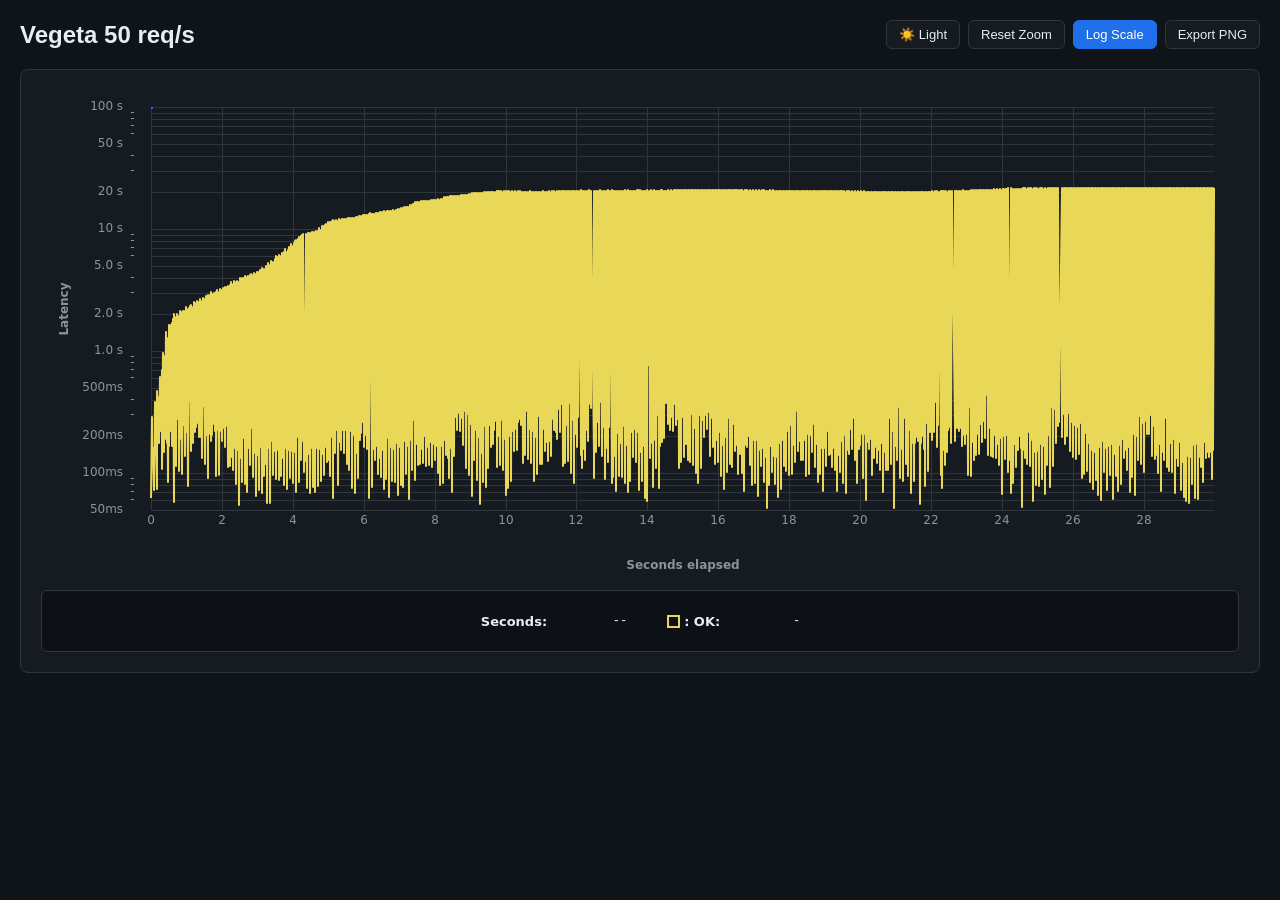
<file: docs/resultados/vegeta-oficial-1.html>
<!doctype html>
<html>
<head>
  <title>Vegeta 50 req/s</title>
  <meta charset="utf-8">
  <meta name="viewport" content="width=device-width, initial-scale=1">
  <style>.uplot, .uplot *, .uplot *::before, .uplot *::after {box-sizing: border-box;}.uplot {font-family: system-ui, -apple-system, "Segoe UI", Roboto, "Helvetica Neue", Arial, "Noto Sans", sans-serif, "Apple Color Emoji", "Segoe UI Emoji", "Segoe UI Symbol", "Noto Color Emoji";line-height: 1.5;width: min-content;}.u-title {text-align: center;font-size: 18px;font-weight: bold;}.u-wrap {position: relative;user-select: none;}.u-over, .u-under {position: absolute;}.u-under {overflow: hidden;}.uplot canvas {display: block;position: relative;width: 100%;height: 100%;}.u-axis {position: absolute;}.u-legend {font-size: 14px;margin: auto;text-align: center;}.u-inline {display: block;}.u-inline * {display: inline-block;}.u-inline tr {margin-right: 16px;}.u-legend th {font-weight: 600;}.u-legend th > * {vertical-align: middle;display: inline-block;}.u-legend .u-marker {width: 1em;height: 1em;margin-right: 4px;background-clip: padding-box !important;}.u-inline.u-live th::after {content: ":";vertical-align: middle;}.u-inline:not(.u-live) .u-value {display: none;}.u-series > * {padding: 4px;}.u-series th {cursor: pointer;}.u-legend .u-off > * {opacity: 0.3;}.u-select {background: rgba(0,0,0,0.07);position: absolute;pointer-events: none;}.u-cursor-x, .u-cursor-y {position: absolute;left: 0;top: 0;pointer-events: none;will-change: transform;}.u-hz .u-cursor-x, .u-vt .u-cursor-y {height: 100%;border-right: 1px dashed #607D8B;}.u-hz .u-cursor-y, .u-vt .u-cursor-x {width: 100%;border-bottom: 1px dashed #607D8B;}.u-cursor-pt {position: absolute;top: 0;left: 0;border-radius: 50%;border: 0 solid;pointer-events: none;will-change: transform;/*this has to be !important since we set inline "background" shorthand */background-clip: padding-box !important;}.u-axis.u-off, .u-select.u-off, .u-cursor-x.u-off, .u-cursor-y.u-off, .u-cursor-pt.u-off {display: none;}</style>
  <style>
    * {
      box-sizing: border-box;
    }
    
    body {
      font-family: -apple-system, BlinkMacSystemFont, 'Segoe UI', 'Roboto', 'Oxygen', 'Ubuntu', 'Cantarell', sans-serif;
      margin: 0;
      padding: 20px;
      transition: background 0.2s ease, color 0.2s ease;
    }
    
    body.dark {
      background: #0f1419;
      color: #e6edf3;
    }
    
    body.light {
      background: #ffffff;
      color: #1f2937;
    }
    
    .container {
      max-width: 1600px;
      margin: 0 auto;
    }
    
    .header {
      display: flex;
      justify-content: space-between;
      align-items: center;
      margin-bottom: 20px;
      flex-wrap: wrap;
      gap: 16px;
    }
    
    h1 {
      font-size: 24px;
      font-weight: 600;
      margin: 0;
    }
    
    .controls {
      display: flex;
      gap: 8px;
      flex-wrap: wrap;
      align-items: center;
    }
    
    .btn {
      padding: 6px 12px;
      border-radius: 6px;
      font-size: 13px;
      font-weight: 500;
      cursor: pointer;
      transition: all 0.15s ease;
      font-family: inherit;
    }
    
    body.dark .btn {
      border: 1px solid #30363d;
      background: #161b22;
      color: #e6edf3;
    }
    
    body.dark .btn:hover {
      background: #1f2937;
      border-color: #3d444d;
    }
    
    body.dark .btn:active {
      background: #0d1117;
    }
    
    body.dark .btn.active {
      background: #1f6feb;
      border-color: #1f6feb;
      color: #fff;
    }
    
    body.light .btn {
      border: 1px solid #d1d5db;
      background: #ffffff;
      color: #1f2937;
    }
    
    body.light .btn:hover {
      background: #f3f4f6;
      border-color: #9ca3af;
    }
    
    body.light .btn:active {
      background: #e5e7eb;
    }
    
    body.light .btn.active {
      background: #2563eb;
      border-color: #2563eb;
      color: #fff;
    }
    
    .chart-container {
      border-radius: 8px;
      padding: 20px;
      transition: background 0.2s ease, border-color 0.2s ease;
    }
    
    body.dark .chart-container {
      background: #161b22;
      border: 1px solid #30363d;
    }
    
    body.light .chart-container {
      background: #ffffff;
      border: 1px solid #e5e7eb;
    }
    
    .uplot {
      margin: 0 auto;
    }
    
    body.dark .uplot .u-legend {
      background: #0d1117;
      border: 1px solid #30363d;
      border-radius: 6px;
      padding: 12px;
      font-size: 13px;
    }
    
    body.light .uplot .u-legend {
      background: #f9fafb;
      border: 1px solid #e5e7eb;
      border-radius: 6px;
      padding: 12px;
      font-size: 13px;
    }
    
    .uplot .u-legend .u-series {
      cursor: pointer;
      padding: 4px 8px;
      border-radius: 4px;
      transition: background 0.15s ease;
    }
    
    .uplot .u-legend .u-value {
      font-family: 'SF Mono', 'Monaco', 'Menlo', 'Consolas', 'Liberation Mono', monospace;
      font-size: 12px;
      min-width: 80px;
      display: inline-block;
      text-align: right;
    }
    
    .uplot .u-axis text {
      font-family: 'SF Mono', 'Monaco', 'Menlo', 'Consolas', 'Liberation Mono', monospace;
    }
    
    
    body.dark .uplot .u-legend .u-series:hover {
      background: #161b22;
    }
    
    body.light .uplot .u-legend .u-series:hover {
      background: #f3f4f6;
    }
    
    .uplot .u-legend .u-series.u-off {
      opacity: 0.4;
    }
    
    .uplot .u-cursor-pt {
      background: #1f6feb;
      border: 2px solid #fff;
      border-radius: 50%;
    }
    
    body.dark .uplot .u-hz .u-cursor-x,
    body.dark .uplot .u-vt .u-cursor-y {
      border-color: #3d444d;
    }
    
    body.light .uplot .u-hz .u-cursor-x,
    body.light .uplot .u-vt .u-cursor-y {
      border-color: #d1d5db;
    }
    
    body.dark .uplot .u-select {
      background: rgba(31, 111, 235, 0.1);
      border: 1px solid #1f6feb;
    }
    
    body.light .uplot .u-select {
      background: rgba(37, 99, 235, 0.1);
      border: 1px solid #2563eb;
    }
    
    body.dark .uplot .u-axis {
      color: #8b949e;
    }
    
    body.light .uplot .u-axis {
      color: #6b7280;
    }
    
    body.dark .uplot .u-grid {
      stroke: #30363d;
    }
    
    body.light .uplot .u-grid {
      stroke: #e5e7eb;
    }
    
    @media (max-width: 768px) {
      body {
        padding: 12px;
      }
      
      .header {
        flex-direction: column;
        align-items: flex-start;
      }
      
      h1 {
        font-size: 20px;
      }
      
      .controls {
        width: 100%;
        justify-content: flex-start;
      }
      
      .chart-container {
        padding: 12px;
      }
    }
  </style>
</head>
<body class="dark">
  <div class="container">
    <div class="header">
      <h1>Vegeta 50 req/s</h1>
      <div class="controls">
        <button id="toggleTheme" class="btn">☀️ Light</button>
        <button id="resetZoom" class="btn">Reset Zoom</button>
        <button id="toggleLogScale" class="btn active">Log Scale</button>
        <button id="exportPNG" class="btn">Export PNG</button>
      </div>
    </div>
    
    <div class="chart-container">
      <div id="plot"></div>
    </div>
  </div>

  <script>/*! https://github.com/leeoniya/uPlot (v1.6.32) */
var uPlot=function(){"use strict";const l="u-off",e="u-label",t="width",n="height",i="top",o="bottom",s="left",r="right",u="#000",a=u+"0",f="mousemove",c="mousedown",h="mouseup",d="mouseenter",p="mouseleave",m="dblclick",g="change",x="dppxchange",w="--",_="undefined"!=typeof window,b=_?document:null,v=_?window:null,k=_?navigator:null;let y,M;function S(l,e){if(null!=e){let t=l.classList;!t.contains(e)&&t.add(e)}}function T(l,e){let t=l.classList;t.contains(e)&&t.remove(e)}function E(l,e,t){l.style[e]=t+"px"}function z(l,e,t,n){let i=b.createElement(l);return null!=e&&S(i,e),null!=t&&t.insertBefore(i,n),i}function D(l,e){return z("div",l,e)}const P=new WeakMap;function A(e,t,n,i,o){let s="translate("+t+"px,"+n+"px)";s!=P.get(e)&&(e.style.transform=s,P.set(e,s),0>t||0>n||t>i||n>o?S(e,l):T(e,l))}const W=new WeakMap;function Y(l,e,t){let n=e+t;n!=W.get(l)&&(W.set(l,n),l.style.background=e,l.style.borderColor=t)}const C=new WeakMap;function H(l,e,t,n){let i=e+""+t;i!=C.get(l)&&(C.set(l,i),l.style.height=t+"px",l.style.width=e+"px",l.style.marginLeft=n?-e/2+"px":0,l.style.marginTop=n?-t/2+"px":0)}const F={passive:!0},R={...F,capture:!0};function G(l,e,t,n){e.addEventListener(l,t,n?R:F)}function I(l,e,t){e.removeEventListener(l,t,F)}function L(l,e,t,n){let i;t=t||0;let o=2147483647>=(n=n||e.length-1);for(;n-t>1;)i=o?t+n>>1:sl((t+n)/2),l>e[i]?t=i:n=i;return l-e[t]>e[n]-l?n:t}function O(l){return(e,t,n)=>{let i=-1,o=-1;for(let o=t;n>=o;o++)if(l(e[o])){i=o;break}for(let i=n;i>=t;i--)if(l(e[i])){o=i;break}return[i,o]}}_&&function l(){let e=devicePixelRatio;y!=e&&(y=e,M&&I(g,M,l),M=matchMedia(`(min-resolution: ${y-.001}dppx) and (max-resolution: ${y+.001}dppx)`),G(g,M,l),v.dispatchEvent(new CustomEvent(x)))}();const N=l=>null!=l,j=l=>null!=l&&l>0,U=O(N),V=O(j);function B(l,e,t,n){let i=hl(l),o=hl(e);l==e&&(-1==i?(l*=t,e/=t):(l/=t,e*=t));let s=10==t?dl:pl,r=1==o?ul:sl,u=(1==i?sl:ul)(s(ol(l))),a=r(s(ol(e))),f=cl(t,u),c=cl(t,a);return 10==t&&(0>u&&(f=Al(f,-u)),0>a&&(c=Al(c,-a))),n||2==t?(l=f*i,e=c*o):(l=Pl(l,f),e=Dl(e,c)),[l,e]}function $(l,e,t,n){let i=B(l,e,t,n);return 0==l&&(i[0]=0),0==e&&(i[1]=0),i}const J=.1,q={mode:3,pad:J},K={pad:0,soft:null,mode:0},X={min:K,max:K};function Z(l,e,t,n){return Ol(t)?ll(l,e,t):(K.pad=t,K.soft=n?0:null,K.mode=n?3:0,ll(l,e,X))}function Q(l,e){return null==l?e:l}function ll(l,e,t){let n=t.min,i=t.max,o=Q(n.pad,0),s=Q(i.pad,0),r=Q(n.hard,-gl),u=Q(i.hard,gl),a=Q(n.soft,gl),f=Q(i.soft,-gl),c=Q(n.mode,0),h=Q(i.mode,0),d=e-l,p=dl(d),m=fl(ol(l),ol(e)),g=dl(m),x=ol(g-p);(1e-24>d||x>10)&&(d=0,0!=l&&0!=e||(d=1e-24,2==c&&a!=gl&&(o=0),2==h&&f!=-gl&&(s=0)));let w=d||m||1e3,_=dl(w),b=cl(10,sl(_)),v=Al(Pl(l-w*(0==d?0==l?.1:1:o),b/10),24),k=a>l||1!=c&&(3!=c||v>a)&&(2!=c||a>v)?gl:a,y=fl(r,k>v&&l>=k?k:al(k,v)),M=Al(Dl(e+w*(0==d?0==e?.1:1:s),b/10),24),S=e>f||1!=h&&(3!=h||f>M)&&(2!=h||M>f)?-gl:f,T=al(u,M>S&&S>=e?S:fl(S,M));return y==T&&0==y&&(T=100),[y,T]}const el=new Intl.NumberFormat(_?k.language:"en-US"),tl=l=>el.format(l),nl=Math,il=nl.PI,ol=nl.abs,sl=nl.floor,rl=nl.round,ul=nl.ceil,al=nl.min,fl=nl.max,cl=nl.pow,hl=nl.sign,dl=nl.log10,pl=nl.log2,ml=(l,e=1)=>nl.asinh(l/e),gl=1/0;function xl(l){return 1+(0|dl((l^l>>31)-(l>>31)))}function wl(l,e,t){return al(fl(l,e),t)}function _l(l){return"function"==typeof l}function bl(l){return _l(l)?l:()=>l}const vl=l=>l,kl=(l,e)=>e,yl=()=>null,Ml=()=>!0,Sl=(l,e)=>l==e,Tl=/\.\d*?(?=9{6,}|0{6,})/gm,El=l=>{if(Il(l)||Wl.has(l))return l;const e=""+l,t=e.match(Tl);if(null==t)return l;let n=t[0].length-1;if(-1!=e.indexOf("e-")){let[l,t]=e.split("e");return+`${El(l)}e${t}`}return Al(l,n)};function zl(l,e){return El(Al(El(l/e))*e)}function Dl(l,e){return El(ul(El(l/e))*e)}function Pl(l,e){return El(sl(El(l/e))*e)}function Al(l,e=0){if(Il(l))return l;let t=10**e;return rl(l*t*(1+Number.EPSILON))/t}const Wl=new Map;function Yl(l){return((""+l).split(".")[1]||"").length}function Cl(l,e,t,n){let i=[],o=n.map(Yl);for(let s=e;t>s;s++){let e=ol(s),t=Al(cl(l,s),e);for(let r=0;n.length>r;r++){let u=10==l?+`${n[r]}e${s}`:n[r]*t,a=(0>s?e:0)+(o[r]>s?o[r]:0),f=10==l?u:Al(u,a);i.push(f),Wl.set(f,a)}}return i}const Hl={},Fl=[],Rl=[null,null],Gl=Array.isArray,Il=Number.isInteger;function Ll(l){return"string"==typeof l}function Ol(l){let e=!1;if(null!=l){let t=l.constructor;e=null==t||t==Object}return e}function Nl(l){return null!=l&&"object"==typeof l}const jl=Object.getPrototypeOf(Uint8Array),Ul="__proto__";function Vl(l,e=Ol){let t;if(Gl(l)){let n=l.find((l=>null!=l));if(Gl(n)||e(n)){t=Array(l.length);for(let n=0;l.length>n;n++)t[n]=Vl(l[n],e)}else t=l.slice()}else if(l instanceof jl)t=l.slice();else if(e(l)){t={};for(let n in l)n!=Ul&&(t[n]=Vl(l[n],e))}else t=l;return t}function Bl(l){let e=arguments;for(let t=1;e.length>t;t++){let n=e[t];for(let e in n)e!=Ul&&(Ol(l[e])?Bl(l[e],Vl(n[e])):l[e]=Vl(n[e]))}return l}function $l(l,e,t){for(let n,i=0,o=-1;e.length>i;i++){let s=e[i];if(s>o){for(n=s-1;n>=0&&null==l[n];)l[n--]=null;for(n=s+1;t>n&&null==l[n];)l[o=n++]=null}}}const Jl="undefined"==typeof queueMicrotask?l=>Promise.resolve().then(l):queueMicrotask,ql=["January","February","March","April","May","June","July","August","September","October","November","December"],Kl=["Sunday","Monday","Tuesday","Wednesday","Thursday","Friday","Saturday"];function Xl(l){return l.slice(0,3)}const Zl=Kl.map(Xl),Ql=ql.map(Xl),le={MMMM:ql,MMM:Ql,WWWW:Kl,WWW:Zl};function ee(l){return(10>l?"0":"")+l}const te={YYYY:l=>l.getFullYear(),YY:l=>(l.getFullYear()+"").slice(2),MMMM:(l,e)=>e.MMMM[l.getMonth()],MMM:(l,e)=>e.MMM[l.getMonth()],MM:l=>ee(l.getMonth()+1),M:l=>l.getMonth()+1,DD:l=>ee(l.getDate()),D:l=>l.getDate(),WWWW:(l,e)=>e.WWWW[l.getDay()],WWW:(l,e)=>e.WWW[l.getDay()],HH:l=>ee(l.getHours()),H:l=>l.getHours(),h:l=>{let e=l.getHours();return 0==e?12:e>12?e-12:e},AA:l=>12>l.getHours()?"AM":"PM",aa:l=>12>l.getHours()?"am":"pm",a:l=>12>l.getHours()?"a":"p",mm:l=>ee(l.getMinutes()),m:l=>l.getMinutes(),ss:l=>ee(l.getSeconds()),s:l=>l.getSeconds(),fff:l=>function(l){return(10>l?"00":100>l?"0":"")+l}(l.getMilliseconds())};function ne(l,e){e=e||le;let t,n=[],i=/\{([a-z]+)\}|[^{]+/gi;for(;t=i.exec(l);)n.push("{"==t[0][0]?te[t[1]]:t[0]);return l=>{let t="";for(let i=0;n.length>i;i++)t+="string"==typeof n[i]?n[i]:n[i](l,e);return t}}const ie=(new Intl.DateTimeFormat).resolvedOptions().timeZone,oe=l=>l%1==0,se=[1,2,2.5,5],re=Cl(10,-32,0,se),ue=Cl(10,0,32,se),ae=ue.filter(oe),fe=re.concat(ue),ce="{YYYY}",he="\n"+ce,de="{M}/{D}",pe="\n"+de,me=pe+"/{YY}",ge="{aa}",xe="{h}:{mm}"+ge,we="\n"+xe,_e=":{ss}",be=null;function ve(l){let e=1e3*l,t=60*e,n=60*t,i=24*n,o=30*i,s=365*i;return[(1==l?Cl(10,0,3,se).filter(oe):Cl(10,-3,0,se)).concat([e,5*e,10*e,15*e,30*e,t,5*t,10*t,15*t,30*t,n,2*n,3*n,4*n,6*n,8*n,12*n,i,2*i,3*i,4*i,5*i,6*i,7*i,8*i,9*i,10*i,15*i,o,2*o,3*o,4*o,6*o,s,2*s,5*s,10*s,25*s,50*s,100*s]),[[s,ce,be,be,be,be,be,be,1],[28*i,"{MMM}",he,be,be,be,be,be,1],[i,de,he,be,be,be,be,be,1],[n,"{h}"+ge,me,be,pe,be,be,be,1],[t,xe,me,be,pe,be,be,be,1],[e,_e,me+" "+xe,be,pe+" "+xe,be,we,be,1],[l,_e+".{fff}",me+" "+xe,be,pe+" "+xe,be,we,be,1]],function(e){return(r,u,a,f,c,h)=>{let d=[],p=c>=s,m=c>=o&&s>c,g=e(a),x=Al(g*l,3),w=Pe(g.getFullYear(),p?0:g.getMonth(),m||p?1:g.getDate()),_=Al(w*l,3);if(m||p){let t=m?c/o:0,n=p?c/s:0,i=x==_?x:Al(Pe(w.getFullYear()+n,w.getMonth()+t,1)*l,3),r=new Date(rl(i/l)),u=r.getFullYear(),a=r.getMonth();for(let o=0;f>=i;o++){let s=Pe(u+n*o,a+t*o,1),r=s-e(Al(s*l,3));i=Al((+s+r)*l,3),i>f||d.push(i)}}else{let o=i>c?c:i,s=_+(sl(a)-sl(x))+Dl(x-_,o);d.push(s);let p=e(s),m=p.getHours()+p.getMinutes()/t+p.getSeconds()/n,g=c/n,w=h/r.axes[u]._space;for(;s=Al(s+c,1==l?0:3),f>=s;)if(g>1){let l=sl(Al(m+g,6))%24,t=e(s).getHours()-l;t>1&&(t=-1),s-=t*n,m=(m+g)%24,.7>Al((s-d[d.length-1])/c,3)*w||d.push(s)}else d.push(s)}return d}}]}const[ke,ye,Me]=ve(1),[Se,Te,Ee]=ve(.001);function ze(l,e){return l.map((l=>l.map(((t,n)=>0==n||8==n||null==t?t:e(1==n||0==l[8]?t:l[1]+t)))))}function De(l,e){return(t,n,i,o,s)=>{let r,u,a,f,c,h,d=e.find((l=>s>=l[0]))||e[e.length-1];return n.map((e=>{let t=l(e),n=t.getFullYear(),i=t.getMonth(),o=t.getDate(),s=t.getHours(),p=t.getMinutes(),m=t.getSeconds(),g=n!=r&&d[2]||i!=u&&d[3]||o!=a&&d[4]||s!=f&&d[5]||p!=c&&d[6]||m!=h&&d[7]||d[1];return r=n,u=i,a=o,f=s,c=p,h=m,g(t)}))}}function Pe(l,e,t){return new Date(l,e,t)}function Ae(l,e){return e(l)}function We(l,e){return(t,n,i,o)=>null==o?w:e(l(n))}Cl(2,-53,53,[1]);const Ye={show:!0,live:!0,isolate:!1,mount:()=>{},markers:{show:!0,width:2,stroke:function(l,e){let t=l.series[e];return t.width?t.stroke(l,e):t.points.width?t.points.stroke(l,e):null},fill:function(l,e){return l.series[e].fill(l,e)},dash:"solid"},idx:null,idxs:null,values:[]},Ce=[0,0];function He(l,e,t,n=!0){return l=>{0==l.button&&(!n||l.target==e)&&t(l)}}function Fe(l,e,t,n=!0){return l=>{(!n||l.target==e)&&t(l)}}const Re={show:!0,x:!0,y:!0,lock:!1,move:function(l,e,t){return Ce[0]=e,Ce[1]=t,Ce},points:{one:!1,show:function(l,e){let i=l.cursor.points,o=D(),s=i.size(l,e);E(o,t,s),E(o,n,s);let r=s/-2;E(o,"marginLeft",r),E(o,"marginTop",r);let u=i.width(l,e,s);return u&&E(o,"borderWidth",u),o},size:function(l,e){return l.series[e].points.size},width:0,stroke:function(l,e){let t=l.series[e].points;return t._stroke||t._fill},fill:function(l,e){let t=l.series[e].points;return t._fill||t._stroke}},bind:{mousedown:He,mouseup:He,click:He,dblclick:He,mousemove:Fe,mouseleave:Fe,mouseenter:Fe},drag:{setScale:!0,x:!0,y:!1,dist:0,uni:null,click:(l,e)=>{e.stopPropagation(),e.stopImmediatePropagation()},_x:!1,_y:!1},focus:{dist:(l,e,t,n,i)=>n-i,prox:-1,bias:0},hover:{skip:[void 0],prox:null,bias:0},left:-10,top:-10,idx:null,dataIdx:null,idxs:null,event:null},Ge={show:!0,stroke:"rgba(0,0,0,0.07)",width:2},Ie=Bl({},Ge,{filter:kl}),Le=Bl({},Ie,{size:10}),Oe=Bl({},Ge,{show:!1}),Ne='12px system-ui, -apple-system, "Segoe UI", Roboto, "Helvetica Neue", Arial, "Noto Sans", sans-serif, "Apple Color Emoji", "Segoe UI Emoji", "Segoe UI Symbol", "Noto Color Emoji"',je="bold "+Ne,Ue={show:!0,scale:"x",stroke:u,space:50,gap:5,alignTo:1,size:50,labelGap:0,labelSize:30,labelFont:je,side:2,grid:Ie,ticks:Le,border:Oe,font:Ne,lineGap:1.5,rotate:0},Ve={show:!0,scale:"x",auto:!1,sorted:1,min:gl,max:-gl,idxs:[]};function Be(l,e){return e.map((l=>null==l?"":tl(l)))}function $e(l,e,t,n,i,o,s){let r=[],u=Wl.get(i)||0;for(let l=t=s?t:Al(Dl(t,i),u);n>=l;l=Al(l+i,u))r.push(Object.is(l,-0)?0:l);return r}function Je(l,e,t,n,i){const o=[],s=l.scales[l.axes[e].scale].log,r=sl((10==s?dl:pl)(t));i=cl(s,r),10==s&&(i=fe[L(i,fe)]);let u=t,a=i*s;10==s&&(a=fe[L(a,fe)]);do{o.push(u),u+=i,10!=s||Wl.has(u)||(u=Al(u,Wl.get(i))),a>u||(a=(i=u)*s,10==s&&(a=fe[L(a,fe)]))}while(n>=u);return o}function qe(l,e,t,n,i){let o=l.scales[l.axes[e].scale].asinh,s=n>o?Je(l,e,fl(o,t),n,i):[o],r=0>n||t>0?[]:[0];return(-o>t?Je(l,e,fl(o,-n),-t,i):[o]).reverse().map((l=>-l)).concat(r,s)}const Ke=/./,Xe=/[12357]/,Ze=/[125]/,Qe=/1/,lt=(l,e,t,n)=>l.map(((l,i)=>4==e&&0==l||i%n==0&&t.test(l.toExponential()[0>l?1:0])?l:null));function et(l,e,t){let n=l.axes[t],i=n.scale,o=l.scales[i],s=l.valToPos,r=n._space,u=s(10,i),a=s(9,i)-u<r?s(7,i)-u<r?s(5,i)-u<r?Qe:Ze:Xe:Ke;if(a==Qe){let l=ol(s(1,i)-u);if(r>l)return lt(e.slice().reverse(),o.distr,a,ul(r/l)).reverse()}return lt(e,o.distr,a,1)}function tt(l,e,t){let n=l.axes[t],i=n.scale,o=n._space,s=l.valToPos,r=ol(s(1,i)-s(2,i));return o>r?lt(e.slice().reverse(),3,Ke,ul(o/r)).reverse():e}function nt(l,e,t,n){return null==n?w:null==e?"":tl(e)}const it={show:!0,scale:"y",stroke:u,space:30,gap:5,alignTo:1,size:50,labelGap:0,labelSize:30,labelFont:je,side:3,grid:Ie,ticks:Le,border:Oe,font:Ne,lineGap:1.5,rotate:0},ot={scale:null,auto:!0,sorted:0,min:gl,max:-gl},st=(l,e,t,n,i)=>i,rt={show:!0,auto:!0,sorted:0,gaps:st,alpha:1,facets:[Bl({},ot,{scale:"x"}),Bl({},ot,{scale:"y"})]},ut={scale:"y",auto:!0,sorted:0,show:!0,spanGaps:!1,gaps:st,alpha:1,points:{show:function(l,e){let{scale:t,idxs:n}=l.series[0],i=l._data[0],o=l.valToPos(i[n[0]],t,!0),s=l.valToPos(i[n[1]],t,!0);return ol(s-o)/(l.series[e].points.space*y)>=n[1]-n[0]},filter:null},values:null,min:gl,max:-gl,idxs:[],path:null,clip:null};function at(l,e,t){return t/10}const ft={time:!0,auto:!0,distr:1,log:10,asinh:1,min:null,max:null,dir:1,ori:0},ct=Bl({},ft,{time:!1,ori:1}),ht={};function dt(l){let e=ht[l];return e||(e={key:l,plots:[],sub(l){e.plots.push(l)},unsub(l){e.plots=e.plots.filter((e=>e!=l))},pub(l,t,n,i,o,s,r){for(let u=0;e.plots.length>u;u++)e.plots[u]!=t&&e.plots[u].pub(l,t,n,i,o,s,r)}},null!=l&&(ht[l]=e)),e}function pt(l,e,t){const n=l.mode,i=l.series[e],o=2==n?l._data[e]:l._data,s=l.scales,r=l.bbox;let u=o[0],a=2==n?o[1]:o[e],f=2==n?s[i.facets[0].scale]:s[l.series[0].scale],c=2==n?s[i.facets[1].scale]:s[i.scale],h=r.left,d=r.top,p=r.width,m=r.height,g=l.valToPosH,x=l.valToPosV;return 0==f.ori?t(i,u,a,f,c,g,x,h,d,p,m,kt,Mt,Tt,zt,Pt):t(i,u,a,f,c,x,g,d,h,m,p,yt,St,Et,Dt,At)}function mt(l,e){let t=0,n=0,i=Q(l.bands,Fl);for(let l=0;i.length>l;l++){let o=i[l];o.series[0]==e?t=o.dir:o.series[1]==e&&(n|=1==o.dir?1:2)}return[t,1==n?-1:2==n?1:3==n?2:0]}function gt(l,e,t,n,i){let o=l.series[e],s=l.scales[2==l.mode?o.facets[1].scale:o.scale];return-1==i?s.min:1==i?s.max:3==s.distr?1==s.dir?s.min:s.max:0}function xt(l,e,t,n,i,o){return pt(l,e,((l,e,s,r,u,a,f,c,h,d,p)=>{let m=l.pxRound;const g=0==r.ori?Mt:St;let x,w;1==r.dir*(0==r.ori?1:-1)?(x=t,w=n):(x=n,w=t);let _=m(a(e[x],r,d,c)),b=m(f(s[x],u,p,h)),v=m(a(e[w],r,d,c)),k=m(f(1==o?u.max:u.min,u,p,h)),y=new Path2D(i);return g(y,v,k),g(y,_,k),g(y,_,b),y}))}function wt(l,e,t,n,i,o){let s=null;if(l.length>0){s=new Path2D;const r=0==e?Tt:Et;let u=t;for(let e=0;l.length>e;e++){let t=l[e];if(t[1]>t[0]){let l=t[0]-u;l>0&&r(s,u,n,l,n+o),u=t[1]}}let a=t+i-u,f=10;a>0&&r(s,u,n-f/2,a,n+o+f)}return s}function _t(l,e,t,n,i,o,s){let r=[],u=l.length;for(let a=1==i?t:n;a>=t&&n>=a;a+=i)if(null===e[a]){let f=a,c=a;if(1==i)for(;++a<=n&&null===e[a];)c=a;else for(;--a>=t&&null===e[a];)c=a;let h=o(l[f]),d=c==f?h:o(l[c]),p=f-i;h=s>0||0>p||p>=u?h:o(l[p]);let m=c+i;d=0>s||0>m||m>=u?d:o(l[m]),h>d||r.push([h,d])}return r}function bt(l){return 0==l?vl:1==l?rl:e=>zl(e,l)}function vt(l){let e=0==l?kt:yt,t=0==l?(l,e,t,n,i,o)=>{l.arcTo(e,t,n,i,o)}:(l,e,t,n,i,o)=>{l.arcTo(t,e,i,n,o)},n=0==l?(l,e,t,n,i)=>{l.rect(e,t,n,i)}:(l,e,t,n,i)=>{l.rect(t,e,i,n)};return(l,i,o,s,r,u=0,a=0)=>{0==u&&0==a?n(l,i,o,s,r):(u=al(u,s/2,r/2),a=al(a,s/2,r/2),e(l,i+u,o),t(l,i+s,o,i+s,o+r,u),t(l,i+s,o+r,i,o+r,a),t(l,i,o+r,i,o,a),t(l,i,o,i+s,o,u),l.closePath())}}const kt=(l,e,t)=>{l.moveTo(e,t)},yt=(l,e,t)=>{l.moveTo(t,e)},Mt=(l,e,t)=>{l.lineTo(e,t)},St=(l,e,t)=>{l.lineTo(t,e)},Tt=vt(0),Et=vt(1),zt=(l,e,t,n,i,o)=>{l.arc(e,t,n,i,o)},Dt=(l,e,t,n,i,o)=>{l.arc(t,e,n,i,o)},Pt=(l,e,t,n,i,o,s)=>{l.bezierCurveTo(e,t,n,i,o,s)},At=(l,e,t,n,i,o,s)=>{l.bezierCurveTo(t,e,i,n,s,o)};function Wt(){return(l,e,t,n,i)=>pt(l,e,((e,o,s,r,u,a,f,c,h,d,p)=>{let m,g,{pxRound:x,points:w}=e;0==r.ori?(m=kt,g=zt):(m=yt,g=Dt);const _=Al(w.width*y,3);let b=(w.size-w.width)/2*y,v=Al(2*b,3),k=new Path2D,M=new Path2D,{left:S,top:T,width:E,height:z}=l.bbox;Tt(M,S-v,T-v,E+2*v,z+2*v);const D=l=>{if(null!=s[l]){let e=x(a(o[l],r,d,c)),t=x(f(s[l],u,p,h));m(k,e+b,t),g(k,e,t,b,0,2*il)}};if(i)i.forEach(D);else for(let l=t;n>=l;l++)D(l);return{stroke:_>0?k:null,fill:k,clip:M,flags:3}}))}function Yt(l){return(e,t,n,i,o,s)=>{n!=i&&(o!=n&&s!=n&&l(e,t,n),o!=i&&s!=i&&l(e,t,i),l(e,t,s))}}const Ct=Yt(Mt),Ht=Yt(St);function Ft(l){const e=Q(l?.alignGaps,0);return(l,t,n,i)=>pt(l,t,((o,s,r,u,a,f,c,h,d,p,m)=>{[n,i]=U(r,n,i);let g,x,w=o.pxRound,_=l=>w(f(l,u,p,h)),b=l=>w(c(l,a,m,d));0==u.ori?(g=Mt,x=Ct):(g=St,x=Ht);const v=u.dir*(0==u.ori?1:-1),k={stroke:new Path2D,fill:null,clip:null,band:null,gaps:null,flags:1},y=k.stroke;let M=!1;if(i-n<4*p)for(let l=1==v?n:i;l>=n&&i>=l;l+=v){let e=r[l];null===e?M=!0:null!=e&&g(y,_(s[l]),b(e))}else{let e,t,o,a=e=>l.posToVal(e,u.key,!0),f=null,c=null,h=_(s[1==v?n:i]),d=_(s[n]),p=_(s[i]),m=a(1==v?d+1:p-1);for(let l=1==v?n:i;l>=n&&i>=l;l+=v){let n=s[l],i=(1==v?m>n:n>m)?h:_(n),o=r[l];i==h?null!=o?(t=o,null==f?(g(y,i,b(t)),e=f=c=t):f>t?f=t:t>c&&(c=t)):null===o&&(M=!0):(null!=f&&x(y,h,b(f),b(c),b(e),b(t)),null!=o?(t=o,g(y,i,b(t)),f=c=e=t):(f=c=null,null===o&&(M=!0)),h=i,m=a(h+v))}null!=f&&f!=c&&o!=h&&x(y,h,b(f),b(c),b(e),b(t))}let[S,T]=mt(l,t);if(null!=o.fill||0!=S){let e=k.fill=new Path2D(y),r=b(o.fillTo(l,t,o.min,o.max,S)),u=_(s[n]),a=_(s[i]);-1==v&&([a,u]=[u,a]),g(e,a,r),g(e,u,r)}if(!o.spanGaps){let a=[];M&&a.push(..._t(s,r,n,i,v,_,e)),k.gaps=a=o.gaps(l,t,n,i,a),k.clip=wt(a,u.ori,h,d,p,m)}return 0!=T&&(k.band=2==T?[xt(l,t,n,i,y,-1),xt(l,t,n,i,y,1)]:xt(l,t,n,i,y,T)),k}))}function Rt(l,e,t,n,i,o,s=gl){if(l.length>1){let r=null;for(let u=0,a=1/0;l.length>u;u++)if(void 0!==e[u]){if(null!=r){let e=ol(l[u]-l[r]);a>e&&(a=e,s=ol(t(l[u],n,i,o)-t(l[r],n,i,o)))}r=u}}return s}function Gt(l,e,t,n,i){const o=l.length;if(2>o)return null;const s=new Path2D;if(t(s,l[0],e[0]),2==o)n(s,l[1],e[1]);else{let t=Array(o),n=Array(o-1),r=Array(o-1),u=Array(o-1);for(let t=0;o-1>t;t++)r[t]=e[t+1]-e[t],u[t]=l[t+1]-l[t],n[t]=r[t]/u[t];t[0]=n[0];for(let l=1;o-1>l;l++)0===n[l]||0===n[l-1]||n[l-1]>0!=n[l]>0?t[l]=0:(t[l]=3*(u[l-1]+u[l])/((2*u[l]+u[l-1])/n[l-1]+(u[l]+2*u[l-1])/n[l]),isFinite(t[l])||(t[l]=0));t[o-1]=n[o-2];for(let n=0;o-1>n;n++)i(s,l[n]+u[n]/3,e[n]+t[n]*u[n]/3,l[n+1]-u[n]/3,e[n+1]-t[n+1]*u[n]/3,l[n+1],e[n+1])}return s}const It=new Set;function Lt(){for(let l of It)l.syncRect(!0)}_&&(G("resize",v,Lt),G("scroll",v,Lt,!0),G(x,v,(()=>{en.pxRatio=y})));const Ot=Ft(),Nt=Wt();function jt(l,e,t,n){return(n?[l[0],l[1]].concat(l.slice(2)):[l[0]].concat(l.slice(1))).map(((l,n)=>Ut(l,n,e,t)))}function Ut(l,e,t,n){return Bl({},0==e?t:n,l)}function Vt(l,e,t){return null==e?Rl:[e,t]}const Bt=Vt;function $t(l,e,t){return null==e?Rl:Z(e,t,J,!0)}function Jt(l,e,t,n){return null==e?Rl:B(e,t,l.scales[n].log,!1)}const qt=Jt;function Kt(l,e,t,n){return null==e?Rl:$(e,t,l.scales[n].log,!1)}const Xt=Kt;function Zt(l,e,t,n,i){let o=fl(xl(l),xl(e)),s=e-l,r=L(i/n*s,t);do{let l=t[r],e=n*l/s;if(e>=i&&17>=o+(5>l?Wl.get(l):0))return[l,e]}while(++r<t.length);return[0,0]}function Qt(l){let e,t;return[l=l.replace(/(\d+)px/,((l,n)=>(e=rl((t=+n)*y))+"px")),e,t]}function ln(l){l.show&&[l.font,l.labelFont].forEach((l=>{let e=Al(l[2]*y,1);l[0]=l[0].replace(/[0-9.]+px/,e+"px"),l[1]=e}))}function en(u,g,_){const k={mode:Q(u.mode,1)},M=k.mode;function P(l,e,t,n){let i=e.valToPct(l);return n+t*(-1==e.dir?1-i:i)}function W(l,e,t,n){let i=e.valToPct(l);return n+t*(-1==e.dir?i:1-i)}function C(l,e,t,n){return 0==e.ori?P(l,e,t,n):W(l,e,t,n)}k.valToPosH=P,k.valToPosV=W;let F=!1;k.status=0;const R=k.root=D("uplot");null!=u.id&&(R.id=u.id),S(R,u.class),u.title&&(D("u-title",R).textContent=u.title);const O=z("canvas"),K=k.ctx=O.getContext("2d"),X=D("u-wrap",R);G("click",X,(l=>{l.target===el&&(Nn!=Gn||jn!=In)&&Zn.click(k,l)}),!0);const ll=k.under=D("u-under",X);X.appendChild(O);const el=k.over=D("u-over",X),tl=+Q((u=Vl(u)).pxAlign,1),sl=bt(tl);(u.plugins||[]).forEach((l=>{l.opts&&(u=l.opts(k,u)||u)}));const hl=u.ms||.001,pl=k.series=1==M?jt(u.series||[],Ve,ut,!1):function(l,e){return l.map(((l,t)=>0==t?{}:Bl({},e,l)))}(u.series||[null],rt),xl=k.axes=jt(u.axes||[],Ue,it,!0),vl=k.scales={},Tl=k.bands=u.bands||[];Tl.forEach((l=>{l.fill=bl(l.fill||null),l.dir=Q(l.dir,-1)}));const El=2==M?pl[1].facets[0].scale:pl[0].scale,Dl={axes:function(){for(let l=0;xl.length>l;l++){let e=xl[l];if(!e.show||!e._show)continue;let t,n,u=e.side,a=u%2,f=e.stroke(k,l),c=0==u||3==u?-1:1,[h,d]=e._found;if(null!=e.label){let s=rl((e._lpos+e.labelGap*c)*y);_n(e.labelFont[0],f,"center",2==u?i:o),K.save(),1==a?(t=n=0,K.translate(s,rl(lt+st/2)),K.rotate((3==u?-il:il)/2)):(t=rl(Qe+ot/2),n=s);let r=_l(e.label)?e.label(k,l,h,d):e.label;K.fillText(r,t,n),K.restore()}if(0==d)continue;let p=vl[e.scale],m=0==a?ot:st,g=0==a?Qe:lt,x=e._splits,w=2==p.distr?x.map((l=>pn[l])):x,_=2==p.distr?pn[x[1]]-pn[x[0]]:h,b=e.ticks,v=e.border,M=b.show?b.size:0,S=rl(M*y),T=rl((2==e.alignTo?e._size-M-e.gap:e.gap)*y),E=e._rotate*-il/180,z=sl(e._pos*y),D=z+(S+T)*c;n=0==a?D:0,t=1==a?D:0,_n(e.font[0],f,1==e.align?s:2==e.align?r:E>0?s:0>E?r:0==a?"center":3==u?r:s,E||1==a?"middle":2==u?i:o);let P=e.font[1]*e.lineGap,A=x.map((l=>sl(C(l,p,m,g)))),W=e._values;for(let l=0;W.length>l;l++){let e=W[l];if(null!=e){0==a?t=A[l]:n=A[l],e=""+e;let i=-1==e.indexOf("\n")?[e]:e.split(/\n/gm);for(let l=0;i.length>l;l++){let e=i[l];E?(K.save(),K.translate(t,n+l*P),K.rotate(E),K.fillText(e,0,0),K.restore()):K.fillText(e,t,n+l*P)}}}b.show&&zn(A,b.filter(k,w,l,d,_),a,u,z,S,Al(b.width*y,3),b.stroke(k,l),b.dash,b.cap);let Y=e.grid;Y.show&&zn(A,Y.filter(k,w,l,d,_),a,0==a?2:1,0==a?lt:Qe,0==a?st:ot,Al(Y.width*y,3),Y.stroke(k,l),Y.dash,Y.cap),v.show&&zn([z],[1],0==a?1:0,0==a?1:2,1==a?lt:Qe,1==a?st:ot,Al(v.width*y,3),v.stroke(k,l),v.dash,v.cap)}Ci("drawAxes")},series:function(){if(Gt>0){let l=pl.some((l=>l._focus))&&dn!=Tt.alpha;l&&(K.globalAlpha=dn=Tt.alpha),pl.forEach(((l,e)=>{if(e>0&&l.show&&(kn(e,!1),kn(e,!0),null==l._paths)){let t=dn;dn!=l.alpha&&(K.globalAlpha=dn=l.alpha);let n=2==M?[0,g[e][0].length-1]:function(l){let e=wl(Lt-1,0,Gt-1),t=wl(en+1,0,Gt-1);for(;null==l[e]&&e>0;)e--;for(;null==l[t]&&Gt-1>t;)t++;return[e,t]}(g[e]);l._paths=l.paths(k,e,n[0],n[1]),dn!=t&&(K.globalAlpha=dn=t)}})),pl.forEach(((l,e)=>{if(e>0&&l.show){let t=dn;dn!=l.alpha&&(K.globalAlpha=dn=l.alpha),null!=l._paths&&yn(e,!1);{let t=null!=l._paths?l._paths.gaps:null,n=l.points.show(k,e,Lt,en,t),i=l.points.filter(k,e,n,t);(n||i)&&(l.points._paths=l.points.paths(k,e,Lt,en,i),yn(e,!0))}dn!=t&&(K.globalAlpha=dn=t),Ci("drawSeries",e)}})),l&&(K.globalAlpha=dn=1)}}},Pl=(u.drawOrder||["axes","series"]).map((l=>Dl[l]));function Cl(l){const e=3==l.distr?e=>dl(e>0?e:l.clamp(k,e,l.min,l.max,l.key)):4==l.distr?e=>ml(e,l.asinh):100==l.distr?e=>l.fwd(e):l=>l;return t=>{let n=e(t),{_min:i,_max:o}=l;return(n-i)/(o-i)}}function Il(l){let e=vl[l];if(null==e){let t=(u.scales||Hl)[l]||Hl;if(null!=t.from){Il(t.from);let e=Bl({},vl[t.from],t,{key:l});e.valToPct=Cl(e),vl[l]=e}else{e=vl[l]=Bl({},l==El?ft:ct,t),e.key=l;let n=e.time,i=e.range,o=Gl(i);if((l!=El||2==M&&!n)&&(!o||null!=i[0]&&null!=i[1]||(i={min:null==i[0]?q:{mode:1,hard:i[0],soft:i[0]},max:null==i[1]?q:{mode:1,hard:i[1],soft:i[1]}},o=!1),!o&&Ol(i))){let l=i;i=(e,t,n)=>null==t?Rl:Z(t,n,l)}e.range=bl(i||(n?Bt:l==El?3==e.distr?qt:4==e.distr?Xt:Vt:3==e.distr?Jt:4==e.distr?Kt:$t)),e.auto=bl(!o&&e.auto),e.clamp=bl(e.clamp||at),e._min=e._max=null,e.valToPct=Cl(e)}}}Il("x"),Il("y"),1==M&&pl.forEach((l=>{Il(l.scale)})),xl.forEach((l=>{Il(l.scale)}));for(let l in u.scales)Il(l);const jl=vl[El],Ul=jl.distr;let $l,ql;0==jl.ori?(S(R,"u-hz"),$l=P,ql=W):(S(R,"u-vt"),$l=W,ql=P);const Kl={};for(let l in vl){let e=vl[l];null==e.min&&null==e.max||(Kl[l]={min:e.min,max:e.max},e.min=e.max=null)}const Xl=u.tzDate||(l=>new Date(rl(l/hl))),Zl=u.fmtDate||ne,Ql=1==hl?Me(Xl):Ee(Xl),le=De(Xl,ze(1==hl?ye:Te,Zl)),ee=We(Xl,Ae("{YYYY}-{MM}-{DD} {h}:{mm}{aa}",Zl)),te=[],ie=k.legend=Bl({},Ye,u.legend),oe=k.cursor=Bl({},Re,{drag:{y:2==M}},u.cursor),se=ie.show,re=oe.show,ue=ie.markers;let ce,he,de;ie.idxs=te,ue.width=bl(ue.width),ue.dash=bl(ue.dash),ue.stroke=bl(ue.stroke),ue.fill=bl(ue.fill);let pe,me=[],ge=[],xe=!1,we={};if(ie.live){const l=pl[1]?pl[1].values:null;xe=null!=l,pe=xe?l(k,1,0):{_:0};for(let l in pe)we[l]=w}if(se)if(ce=z("table","u-legend",R),de=z("tbody",null,ce),ie.mount(k,ce),xe){he=z("thead",null,ce,de);let l=z("tr",null,he);for(var _e in z("th",null,l),pe)z("th",e,l).textContent=_e}else S(ce,"u-inline"),ie.live&&S(ce,"u-live");const be={show:!0},ve={show:!1},Pe=new Map;function Ce(l,e,t,n=!0){const i=Pe.get(e)||{},o=oe.bind[l](k,e,t,n);o&&(G(l,e,i[l]=o),Pe.set(e,i))}function He(l,e){const t=Pe.get(e)||{};for(let n in t)null!=l&&n!=l||(I(n,e,t[n]),delete t[n]);null==l&&Pe.delete(e)}let Fe=0,Ge=0,Ie=0,Le=0,Oe=0,Ne=0,je=Oe,Ke=Ne,Xe=Ie,Ze=Le,Qe=0,lt=0,ot=0,st=0;k.bbox={};let ht=!1,pt=!1,mt=!1,xt=!1,wt=!1,_t=!1;function vt(l,e,t){(t||l!=k.width||e!=k.height)&&kt(l,e),An(!1),mt=!0,pt=!0,Jn()}function kt(l,e){k.width=Fe=Ie=l,k.height=Ge=Le=e,Oe=Ne=0,function(){let l=!1,e=!1,t=!1,n=!1;xl.forEach((i=>{if(i.show&&i._show){let{side:o,_size:s}=i,r=s+(null!=i.label?i.labelSize:0);r>0&&(o%2?(Ie-=r,3==o?(Oe+=r,n=!0):t=!0):(Le-=r,0==o?(Ne+=r,l=!0):e=!0))}})),Ct[0]=l,Ct[1]=t,Ct[2]=e,Ct[3]=n,Ie-=Rt[1]+Rt[3],Oe+=Rt[3],Le-=Rt[2]+Rt[0],Ne+=Rt[0]}(),function(){let l=Oe+Ie,e=Ne+Le,t=Oe,n=Ne;function i(i,o){switch(i){case 1:return l+=o,l-o;case 2:return e+=o,e-o;case 3:return t-=o,t+o;case 0:return n-=o,n+o}}xl.forEach((l=>{if(l.show&&l._show){let e=l.side;l._pos=i(e,l._size),null!=l.label&&(l._lpos=i(e,l.labelSize))}}))}();let t=k.bbox;Qe=t.left=zl(Oe*y,.5),lt=t.top=zl(Ne*y,.5),ot=t.width=zl(Ie*y,.5),st=t.height=zl(Le*y,.5)}const yt=3;if(k.setSize=function({width:l,height:e}){vt(l,e)},null==oe.dataIdx){let l=oe.hover,e=l.skip=new Set(l.skip??[]);e.add(void 0);let t=l.prox=bl(l.prox),n=l.bias??=0;oe.dataIdx=(l,i,o,s)=>{if(0==i)return o;let r=o,u=t(l,i,o,s)??gl,a=u>=0&&gl>u,f=0==jl.ori?Ie:Le,c=oe.left,h=g[0],d=g[i];if(e.has(d[o])){r=null;let l,t=null,i=null;if(0==n||-1==n)for(l=o;null==t&&l-- >0;)e.has(d[l])||(t=l);if(0==n||1==n)for(l=o;null==i&&l++<d.length;)e.has(d[l])||(i=l);if(null!=t||null!=i)if(a){let l=c-(null==t?-1/0:$l(h[t],jl,f,0)),e=(null==i?1/0:$l(h[i],jl,f,0))-c;l>e?e>u||(r=i):l>u||(r=t)}else r=null==i?t:null==t||o-t>i-o?i:t}else a&&ol(c-$l(h[o],jl,f,0))>u&&(r=null);return r}}const Mt=l=>{oe.event=l};oe.idxs=te,oe._lock=!1;let St=oe.points;St.show=bl(St.show),St.size=bl(St.size),St.stroke=bl(St.stroke),St.width=bl(St.width),St.fill=bl(St.fill);const Tt=k.focus=Bl({},u.focus||{alpha:.3},oe.focus),Et=Tt.prox>=0,zt=Et&&St.one;let Dt=[],Pt=[],At=[];function Wt(l,e){let t=St.show(k,e);if(t instanceof HTMLElement)return S(t,"u-cursor-pt"),S(t,l.class),A(t,-10,-10,Ie,Le),el.insertBefore(t,Dt[e]),t}function Yt(t,n){if(1==M||n>0){let l=1==M&&vl[t.scale].time,e=t.value;t.value=l?Ll(e)?We(Xl,Ae(e,Zl)):e||ee:e||nt,t.label=t.label||(l?"Time":"Value")}if(zt||n>0){t.width=null==t.width?1:t.width,t.paths=t.paths||Ot||yl,t.fillTo=bl(t.fillTo||gt),t.pxAlign=+Q(t.pxAlign,tl),t.pxRound=bt(t.pxAlign),t.stroke=bl(t.stroke||null),t.fill=bl(t.fill||null),t._stroke=t._fill=t._paths=t._focus=null;let l=function(l){return Al(1*(3+2*(l||1)),3)}(fl(1,t.width)),e=t.points=Bl({},{size:l,width:fl(1,.2*l),stroke:t.stroke,space:2*l,paths:Nt,_stroke:null,_fill:null},t.points);e.show=bl(e.show),e.filter=bl(e.filter),e.fill=bl(e.fill),e.stroke=bl(e.stroke),e.paths=bl(e.paths),e.pxAlign=t.pxAlign}if(se){let i=function(t,n){if(0==n&&(xe||!ie.live||2==M))return Rl;let i=[],o=z("tr","u-series",de,de.childNodes[n]);S(o,t.class),t.show||S(o,l);let s=z("th",null,o);if(ue.show){let l=D("u-marker",s);if(n>0){let e=ue.width(k,n);e&&(l.style.border=e+"px "+ue.dash(k,n)+" "+ue.stroke(k,n)),l.style.background=ue.fill(k,n)}}let r=D(e,s);for(var u in t.label instanceof HTMLElement?r.appendChild(t.label):r.textContent=t.label,n>0&&(ue.show||(r.style.color=t.width>0?ue.stroke(k,n):ue.fill(k,n)),Ce("click",s,(l=>{if(oe._lock)return;Mt(l);let e=pl.indexOf(t);if((l.ctrlKey||l.metaKey)!=ie.isolate){let l=pl.some(((l,t)=>t>0&&t!=e&&l.show));pl.forEach(((t,n)=>{n>0&&oi(n,l?n==e?be:ve:be,!0,Fi.setSeries)}))}else oi(e,{show:!t.show},!0,Fi.setSeries)}),!1),Et&&Ce(d,s,(l=>{oe._lock||(Mt(l),oi(pl.indexOf(t),ai,!0,Fi.setSeries))}),!1)),pe){let l=z("td","u-value",o);l.textContent="--",i.push(l)}return[o,i]}(t,n);me.splice(n,0,i[0]),ge.splice(n,0,i[1]),ie.values.push(null)}if(re){te.splice(n,0,null);let l=null;zt?0==n&&(l=Wt(t,n)):n>0&&(l=Wt(t,n)),Dt.splice(n,0,l),Pt.splice(n,0,0),At.splice(n,0,0)}Ci("addSeries",n)}k.addSeries=function(l,e){e=null==e?pl.length:e,l=1==M?Ut(l,e,Ve,ut):Ut(l,e,{},rt),pl.splice(e,0,l),Yt(pl[e],e)},k.delSeries=function(l){if(pl.splice(l,1),se){ie.values.splice(l,1),ge.splice(l,1);let e=me.splice(l,1)[0];He(null,e.firstChild),e.remove()}re&&(te.splice(l,1),Dt.splice(l,1)[0].remove(),Pt.splice(l,1),At.splice(l,1)),Ci("delSeries",l)};const Ct=[!1,!1,!1,!1];function Ht(l,e,t){let[n,i,o,s]=t,r=e%2,u=0;return 0==r&&(s||i)&&(u=0==e&&!n||2==e&&!o?rl(Ue.size/3):0),1==r&&(n||o)&&(u=1==e&&!i||3==e&&!s?rl(it.size/2):0),u}const Ft=k.padding=(u.padding||[Ht,Ht,Ht,Ht]).map((l=>bl(Q(l,Ht)))),Rt=k._padding=Ft.map(((l,e)=>l(k,e,Ct,0)));let Gt,Lt=null,en=null;const tn=1==M?pl[0].idxs:null;let nn,on,sn,rn,un,an,fn,cn,hn,dn,pn=null,mn=!1;function gn(l,e){if(k.data=k._data=g=null==l?[]:l,2==M){Gt=0;for(let l=1;pl.length>l;l++)Gt+=g[l][0].length}else{0==g.length&&(k.data=k._data=g=[[]]),pn=g[0],Gt=pn.length;let l=g;if(2==Ul){l=g.slice();let e=l[0]=Array(Gt);for(let l=0;Gt>l;l++)e[l]=l}k._data=g=l}if(An(!0),Ci("setData"),2==Ul&&(mt=!0),!1!==e){let l=jl;l.auto(k,mn)?xn():ii(El,l.min,l.max),xt=xt||oe.left>=0,_t=!0,Jn()}}function xn(){let l,e;mn=!0,1==M&&(Gt>0?(Lt=tn[0]=0,en=tn[1]=Gt-1,l=g[0][Lt],e=g[0][en],2==Ul?(l=Lt,e=en):l==e&&(3==Ul?[l,e]=B(l,l,jl.log,!1):4==Ul?[l,e]=$(l,l,jl.log,!1):jl.time?e=l+rl(86400/hl):[l,e]=Z(l,e,J,!0))):(Lt=tn[0]=l=null,en=tn[1]=e=null)),ii(El,l,e)}function wn(l,e,t,n,i,o){l??=a,t??=Fl,n??="butt",i??=a,o??="round",l!=nn&&(K.strokeStyle=nn=l),i!=on&&(K.fillStyle=on=i),e!=sn&&(K.lineWidth=sn=e),o!=un&&(K.lineJoin=un=o),n!=an&&(K.lineCap=an=n),t!=rn&&K.setLineDash(rn=t)}function _n(l,e,t,n){e!=on&&(K.fillStyle=on=e),l!=fn&&(K.font=fn=l),t!=cn&&(K.textAlign=cn=t),n!=hn&&(K.textBaseline=hn=n)}function bn(l,e,t,n,i=0){if(n.length>0&&l.auto(k,mn)&&(null==e||null==e.min)){let e=Q(Lt,0),o=Q(en,n.length-1),s=null==t.min?function(l,e,t,n=0,i=!1){let o=i?V:U,s=i?j:N;[e,t]=o(l,e,t);let r=l[e],u=l[e];if(e>-1)if(1==n)r=l[e],u=l[t];else if(-1==n)r=l[t],u=l[e];else for(let n=e;t>=n;n++){let e=l[n];s(e)&&(r>e?r=e:e>u&&(u=e))}return[r??gl,u??-gl]}(n,e,o,i,3==l.distr):[t.min,t.max];l.min=al(l.min,t.min=s[0]),l.max=fl(l.max,t.max=s[1])}}k.setData=gn;const vn={min:null,max:null};function kn(l,e){let t=e?pl[l].points:pl[l];t._stroke=t.stroke(k,l),t._fill=t.fill(k,l)}function yn(l,e){let t=e?pl[l].points:pl[l],{stroke:n,fill:i,clip:o,flags:s,_stroke:r=t._stroke,_fill:u=t._fill,_width:a=t.width}=t._paths;a=Al(a*y,3);let f=null,c=a%2/2;e&&null==u&&(u=a>0?"#fff":r);let h=1==t.pxAlign&&c>0;if(h&&K.translate(c,c),!e){let l=Qe-a/2,e=lt-a/2,t=ot+a,n=st+a;f=new Path2D,f.rect(l,e,t,n)}e?Sn(r,a,t.dash,t.cap,u,n,i,s,o):function(l,e,t,n,i,o,s,r,u,a,f){let c=!1;0!=u&&Tl.forEach(((h,d)=>{if(h.series[0]==l){let l,p=pl[h.series[1]],m=g[h.series[1]],x=(p._paths||Hl).band;Gl(x)&&(x=1==h.dir?x[0]:x[1]);let w=null;p.show&&x&&function(l,e,t){for(e=Q(e,0),t=Q(t,l.length-1);t>=e;){if(null!=l[e])return!0;e++}return!1}(m,Lt,en)?(w=h.fill(k,d)||o,l=p._paths.clip):x=null,Sn(e,t,n,i,w,s,r,u,a,f,l,x),c=!0}})),c||Sn(e,t,n,i,o,s,r,u,a,f)}(l,r,a,t.dash,t.cap,u,n,i,s,f,o),h&&K.translate(-c,-c)}const Mn=3;function Sn(l,e,t,n,i,o,s,r,u,a,f,c){wn(l,e,t,n,i),(u||a||c)&&(K.save(),u&&K.clip(u),a&&K.clip(a)),c?(r&Mn)==Mn?(K.clip(c),f&&K.clip(f),En(i,s),Tn(l,o,e)):2&r?(En(i,s),K.clip(c),Tn(l,o,e)):1&r&&(K.save(),K.clip(c),f&&K.clip(f),En(i,s),K.restore(),Tn(l,o,e)):(En(i,s),Tn(l,o,e)),(u||a||c)&&K.restore()}function Tn(l,e,t){t>0&&(e instanceof Map?e.forEach(((l,e)=>{K.strokeStyle=nn=e,K.stroke(l)})):null!=e&&l&&K.stroke(e))}function En(l,e){e instanceof Map?e.forEach(((l,e)=>{K.fillStyle=on=e,K.fill(l)})):null!=e&&l&&K.fill(e)}function zn(l,e,t,n,i,o,s,r,u,a){let f=s%2/2;1==tl&&K.translate(f,f),wn(r,s,u,a,r),K.beginPath();let c,h,d,p,m=i+(0==n||3==n?-o:o);0==t?(h=i,p=m):(c=i,d=m);for(let n=0;l.length>n;n++)null!=e[n]&&(0==t?c=d=l[n]:h=p=l[n],K.moveTo(c,h),K.lineTo(d,p));K.stroke(),1==tl&&K.translate(-f,-f)}function Dn(l){let e=!0;return xl.forEach(((t,n)=>{if(!t.show)return;let i=vl[t.scale];if(null==i.min)return void(t._show&&(e=!1,t._show=!1,An(!1)));t._show||(e=!1,t._show=!0,An(!1));let o=t.side,s=o%2,{min:r,max:u}=i,[a,f]=function(l,e,t,n){let i,o=xl[l];if(n>0){let s=o._space=o.space(k,l,e,t,n);i=Zt(e,t,o._incrs=o.incrs(k,l,e,t,n,s),n,s)}else i=[0,0];return o._found=i}(n,r,u,0==s?Ie:Le);if(0==f)return;let c=t._splits=t.splits(k,n,r,u,a,f,2==i.distr),h=2==i.distr?c.map((l=>pn[l])):c,d=2==i.distr?pn[c[1]]-pn[c[0]]:a,p=t._values=t.values(k,t.filter(k,h,n,f,d),n,f,d);t._rotate=2==o?t.rotate(k,p,n,f):0;let m=t._size;t._size=ul(t.size(k,p,n,l)),null!=m&&t._size!=m&&(e=!1)})),e}function Pn(l){let e=!0;return Ft.forEach(((t,n)=>{let i=t(k,n,Ct,l);i!=Rt[n]&&(e=!1),Rt[n]=i})),e}function An(l){pl.forEach(((e,t)=>{t>0&&(e._paths=null,l&&(1==M?(e.min=null,e.max=null):e.facets.forEach((l=>{l.min=null,l.max=null}))))}))}let Wn,Yn,Cn,Hn,Fn,Rn,Gn,In,Ln,On,Nn,jn,Un=!1,Vn=!1,Bn=[];function $n(){Vn=!1;for(let l=0;Bn.length>l;l++)Ci(...Bn[l]);Bn.length=0}function Jn(){Un||(Jl(qn),Un=!0)}function qn(){if(ht&&(function(){for(let l in vl){let e=vl[l];null==Kl[l]&&(null==e.min||null!=Kl[El]&&e.auto(k,mn))&&(Kl[l]=vn)}for(let l in vl){let e=vl[l];null==Kl[l]&&null!=e.from&&null!=Kl[e.from]&&(Kl[l]=vn)}null!=Kl[El]&&An(!0);let l={};for(let e in Kl){let t=Kl[e];if(null!=t){let n=l[e]=Vl(vl[e],Nl);if(null!=t.min)Bl(n,t);else if(e!=El||2==M)if(0==Gt&&null==n.from){let l=n.range(k,null,null,e);n.min=l[0],n.max=l[1]}else n.min=gl,n.max=-gl}}if(Gt>0){pl.forEach(((e,t)=>{if(1==M){let n=e.scale,i=Kl[n];if(null==i)return;let o=l[n];if(0==t){let l=o.range(k,o.min,o.max,n);o.min=l[0],o.max=l[1],Lt=L(o.min,g[0]),en=L(o.max,g[0]),en-Lt>1&&(o.min>g[0][Lt]&&Lt++,g[0][en]>o.max&&en--),e.min=pn[Lt],e.max=pn[en]}else e.show&&e.auto&&bn(o,i,e,g[t],e.sorted);e.idxs[0]=Lt,e.idxs[1]=en}else if(t>0&&e.show&&e.auto){let[n,i]=e.facets,o=n.scale,s=i.scale,[r,u]=g[t],a=l[o],f=l[s];null!=a&&bn(a,Kl[o],n,r,n.sorted),null!=f&&bn(f,Kl[s],i,u,i.sorted),e.min=i.min,e.max=i.max}}));for(let e in l){let t=l[e],n=Kl[e];if(null==t.from&&(null==n||null==n.min)){let l=t.range(k,t.min==gl?null:t.min,t.max==-gl?null:t.max,e);t.min=l[0],t.max=l[1]}}}for(let e in l){let t=l[e];if(null!=t.from){let n=l[t.from];if(null==n.min)t.min=t.max=null;else{let l=t.range(k,n.min,n.max,e);t.min=l[0],t.max=l[1]}}}let e={},t=!1;for(let n in l){let i=l[n],o=vl[n];if(o.min!=i.min||o.max!=i.max){o.min=i.min,o.max=i.max;let l=o.distr;o._min=3==l?dl(o.min):4==l?ml(o.min,o.asinh):100==l?o.fwd(o.min):o.min,o._max=3==l?dl(o.max):4==l?ml(o.max,o.asinh):100==l?o.fwd(o.max):o.max,e[n]=t=!0}}if(t){pl.forEach(((l,t)=>{2==M?t>0&&e.y&&(l._paths=null):e[l.scale]&&(l._paths=null)}));for(let l in e)mt=!0,Ci("setScale",l);re&&oe.left>=0&&(xt=_t=!0)}for(let l in Kl)Kl[l]=null}(),ht=!1),mt&&(function(){let l=!1,e=0;for(;!l;){e++;let t=Dn(e),n=Pn(e);l=e==yt||t&&n,l||(kt(k.width,k.height),pt=!0)}}(),mt=!1),pt){if(E(ll,s,Oe),E(ll,i,Ne),E(ll,t,Ie),E(ll,n,Le),E(el,s,Oe),E(el,i,Ne),E(el,t,Ie),E(el,n,Le),E(X,t,Fe),E(X,n,Ge),O.width=rl(Fe*y),O.height=rl(Ge*y),xl.forEach((({_el:e,_show:t,_size:n,_pos:i,side:o})=>{if(null!=e)if(t){let t=o%2==1;E(e,t?"left":"top",i-(3===o||0===o?n:0)),E(e,t?"width":"height",n),E(e,t?"top":"left",t?Ne:Oe),E(e,t?"height":"width",t?Le:Ie),T(e,l)}else S(e,l)})),nn=on=sn=un=an=fn=cn=hn=rn=null,dn=1,_i(!0),Oe!=je||Ne!=Ke||Ie!=Xe||Le!=Ze){An(!1);let l=Ie/Xe,e=Le/Ze;if(re&&!xt&&oe.left>=0){oe.left*=l,oe.top*=e,Cn&&A(Cn,rl(oe.left),0,Ie,Le),Hn&&A(Hn,0,rl(oe.top),Ie,Le);for(let t=0;Dt.length>t;t++){let n=Dt[t];null!=n&&(Pt[t]*=l,At[t]*=e,A(n,ul(Pt[t]),ul(At[t]),Ie,Le))}}if(ei.show&&!wt&&ei.left>=0&&ei.width>0){ei.left*=l,ei.width*=l,ei.top*=e,ei.height*=e;for(let l in ki)E(ti,l,ei[l])}je=Oe,Ke=Ne,Xe=Ie,Ze=Le}Ci("setSize"),pt=!1}Fe>0&&Ge>0&&(K.clearRect(0,0,O.width,O.height),Ci("drawClear"),Pl.forEach((l=>l())),Ci("draw")),ei.show&&wt&&(ni(ei),wt=!1),re&&xt&&(xi(null,!0,!1),xt=!1),ie.show&&ie.live&&_t&&(mi(),_t=!1),F||(F=!0,k.status=1,Ci("ready")),mn=!1,Un=!1}function Kn(l,e){let t=vl[l];if(null==t.from){if(0==Gt){let n=t.range(k,e.min,e.max,l);e.min=n[0],e.max=n[1]}if(e.min>e.max){let l=e.min;e.min=e.max,e.max=l}if(Gt>1&&null!=e.min&&null!=e.max&&1e-16>e.max-e.min)return;l==El&&2==t.distr&&Gt>0&&(e.min=L(e.min,g[0]),e.max=L(e.max,g[0]),e.min==e.max&&e.max++),Kl[l]=e,ht=!0,Jn()}}k.batch=function(l,e=!1){Un=!0,Vn=e,l(k),qn(),e&&Bn.length>0&&queueMicrotask($n)},k.redraw=(l,e)=>{mt=e||!1,!1!==l?ii(El,jl.min,jl.max):Jn()},k.setScale=Kn;let Xn=!1;const Zn=oe.drag;let Qn=Zn.x,li=Zn.y;re&&(oe.x&&(Wn=D("u-cursor-x",el)),oe.y&&(Yn=D("u-cursor-y",el)),0==jl.ori?(Cn=Wn,Hn=Yn):(Cn=Yn,Hn=Wn),Nn=oe.left,jn=oe.top);const ei=k.select=Bl({show:!0,over:!0,left:0,width:0,top:0,height:0},u.select),ti=ei.show?D("u-select",ei.over?el:ll):null;function ni(l,e){if(ei.show){for(let e in l)ei[e]=l[e],e in ki&&E(ti,e,l[e]);!1!==e&&Ci("setSelect")}}function ii(l,e,t){Kn(l,{min:e,max:t})}function oi(e,t,n,i){null!=t.focus&&function(l){if(l!=ui){let e=null==l,t=1!=Tt.alpha;pl.forEach(((n,i)=>{if(1==M||i>0){let o=e||0==i||i==l;n._focus=e?null:o,t&&function(l,e){pl[l].alpha=e,re&&null!=Dt[l]&&(Dt[l].style.opacity=e),se&&me[l]&&(me[l].style.opacity=e)}(i,o?1:Tt.alpha)}})),ui=l,t&&Jn()}}(e),null!=t.show&&pl.forEach(((n,i)=>{0>=i||e!=i&&null!=e||(n.show=t.show,function(e){if(pl[e].show)se&&T(me[e],l);else if(se&&S(me[e],l),re){let l=zt?Dt[0]:Dt[e];null!=l&&A(l,-10,-10,Ie,Le)}}(i),2==M?(ii(n.facets[0].scale,null,null),ii(n.facets[1].scale,null,null)):ii(n.scale,null,null),Jn())})),!1!==n&&Ci("setSeries",e,t),i&&Ii("setSeries",k,e,t)}let si,ri,ui;k.setSelect=ni,k.setSeries=oi,k.addBand=function(l,e){l.fill=bl(l.fill||null),l.dir=Q(l.dir,-1),Tl.splice(e=null==e?Tl.length:e,0,l)},k.setBand=function(l,e){Bl(Tl[l],e)},k.delBand=function(l){null==l?Tl.length=0:Tl.splice(l,1)};const ai={focus:!0};function fi(l,e,t){let n=vl[e];t&&(l=l/y-(1==n.ori?Ne:Oe));let i=Ie;1==n.ori&&(i=Le,l=i-l),-1==n.dir&&(l=i-l);let o=n._min,s=o+l/i*(n._max-o),r=n.distr;return 3==r?cl(10,s):4==r?((l,e=1)=>nl.sinh(l)*e)(s,n.asinh):100==r?n.bwd(s):s}function ci(l,e){E(ti,s,ei.left=l),E(ti,t,ei.width=e)}function hi(l,e){E(ti,i,ei.top=l),E(ti,n,ei.height=e)}se&&Et&&Ce(p,ce,(l=>{oe._lock||(Mt(l),null!=ui&&oi(null,ai,!0,Fi.setSeries))})),k.valToIdx=l=>L(l,g[0]),k.posToIdx=function(l,e){return L(fi(l,El,e),g[0],Lt,en)},k.posToVal=fi,k.valToPos=(l,e,t)=>0==vl[e].ori?P(l,vl[e],t?ot:Ie,t?Qe:0):W(l,vl[e],t?st:Le,t?lt:0),k.setCursor=(l,e,t)=>{Nn=l.left,jn=l.top,xi(null,e,t)};let di=0==jl.ori?ci:hi,pi=1==jl.ori?ci:hi;function mi(l,e){if(null!=l&&(l.idxs?l.idxs.forEach(((l,e)=>{te[e]=l})):(l=>void 0===l)(l.idx)||te.fill(l.idx),ie.idx=te[0]),se&&ie.live){for(let l=0;pl.length>l;l++)(l>0||1==M&&!xe)&&gi(l,te[l]);!function(){if(se&&ie.live)for(let l=2==M?1:0;pl.length>l;l++){if(0==l&&xe)continue;let e=ie.values[l],t=0;for(let n in e)ge[l][t++].firstChild.nodeValue=e[n]}}()}_t=!1,!1!==e&&Ci("setLegend")}function gi(l,e){let t,n=pl[l],i=0==l&&2==Ul?pn:g[l];xe?t=n.values(k,l,e)??we:(t=n.value(k,null==e?null:i[e],l,e),t=null==t?we:{_:t}),ie.values[l]=t}function xi(l,e,t){let n;Ln=Nn,On=jn,[Nn,jn]=oe.move(k,Nn,jn),oe.left=Nn,oe.top=jn,re&&(Cn&&A(Cn,rl(Nn),0,Ie,Le),Hn&&A(Hn,0,rl(jn),Ie,Le)),si=gl,ri=null;let i=0==jl.ori?Ie:Le,o=1==jl.ori?Ie:Le;if(0>Nn||0==Gt||Lt>en){n=oe.idx=null;for(let l=0;pl.length>l;l++){let e=Dt[l];null!=e&&A(e,-10,-10,Ie,Le)}Et&&oi(null,ai,!0,null==l&&Fi.setSeries),ie.live&&(te.fill(n),_t=!0)}else{let l,e,t;1==M&&(l=0==jl.ori?Nn:jn,e=fi(l,El),n=oe.idx=L(e,g[0],Lt,en),t=$l(g[0][n],jl,i,0));let s=-10,r=-10,u=0,a=0,f=!0,c="",h="";for(let l=2==M?1:0;pl.length>l;l++){let d=pl[l],p=te[l],m=null==p?null:1==M?g[l][p]:g[l][1][p],x=oe.dataIdx(k,l,n,e),w=null==x?null:1==M?g[l][x]:g[l][1][x];if(_t=_t||w!=m||x!=p,te[l]=x,l>0&&d.show){let e=null==x?-10:x==n?t:$l(1==M?g[0][x]:g[l][0][x],jl,i,0),p=null==w?-10:ql(w,1==M?vl[d.scale]:vl[d.facets[1].scale],o,0);if(Et&&null!=w){let e=1==jl.ori?Nn:jn,t=ol(Tt.dist(k,l,x,p,e));if(si>t){let n=Tt.bias;if(0!=n){let i=fi(e,d.scale),o=0>i?-1:1;o!=(0>w?-1:1)||(1==o?1==n?i>w:w>i:1==n?w>i:i>w)||(si=t,ri=l)}else si=t,ri=l}}if(_t||zt){let t,n;0==jl.ori?(t=e,n=p):(t=p,n=e);let i,o,d,m,g,x,w=!0,_=St.bbox;if(null!=_){w=!1;let e=_(k,l);d=e.left,m=e.top,i=e.width,o=e.height}else d=t,m=n,i=o=St.size(k,l);if(x=St.fill(k,l),g=St.stroke(k,l),zt)l!=ri||si>Tt.prox||(s=d,r=m,u=i,a=o,f=w,c=x,h=g);else{let e=Dt[l];null!=e&&(Pt[l]=d,At[l]=m,H(e,i,o,w),Y(e,x,g),A(e,ul(d),ul(m),Ie,Le))}}}}if(zt){let l=Tt.prox;if(_t||(null==ui?l>=si:si>l||ri!=ui)){let l=Dt[0];null!=l&&(Pt[0]=s,At[0]=r,H(l,u,a,f),Y(l,c,h),A(l,ul(s),ul(r),Ie,Le))}}}if(ei.show&&Xn)if(null!=l){let[e,t]=Fi.scales,[n,s]=Fi.match,[r,u]=l.cursor.sync.scales,a=l.cursor.drag;if(Qn=a._x,li=a._y,Qn||li){let a,f,c,h,d,{left:p,top:m,width:g,height:x}=l.select,w=l.scales[r].ori,_=l.posToVal,b=null!=e&&n(e,r),v=null!=t&&s(t,u);b&&Qn?(0==w?(a=p,f=g):(a=m,f=x),c=vl[e],h=$l(_(a,r),c,i,0),d=$l(_(a+f,r),c,i,0),di(al(h,d),ol(d-h))):di(0,i),v&&li?(1==w?(a=p,f=g):(a=m,f=x),c=vl[t],h=ql(_(a,u),c,o,0),d=ql(_(a+f,u),c,o,0),pi(al(h,d),ol(d-h))):pi(0,o)}else yi()}else{let l=ol(Ln-Fn),e=ol(On-Rn);if(1==jl.ori){let t=l;l=e,e=t}Qn=Zn.x&&l>=Zn.dist,li=Zn.y&&e>=Zn.dist;let t,n,s=Zn.uni;null!=s?Qn&&li&&(Qn=l>=s,li=e>=s,Qn||li||(e>l?li=!0:Qn=!0)):Zn.x&&Zn.y&&(Qn||li)&&(Qn=li=!0),Qn&&(0==jl.ori?(t=Gn,n=Nn):(t=In,n=jn),di(al(t,n),ol(n-t)),li||pi(0,o)),li&&(1==jl.ori?(t=Gn,n=Nn):(t=In,n=jn),pi(al(t,n),ol(n-t)),Qn||di(0,i)),Qn||li||(di(0,0),pi(0,0))}if(Zn._x=Qn,Zn._y=li,null==l){if(t){if(null!=Ri){let[l,e]=Fi.scales;Fi.values[0]=null!=l?fi(0==jl.ori?Nn:jn,l):null,Fi.values[1]=null!=e?fi(1==jl.ori?Nn:jn,e):null}Ii(f,k,Nn,jn,Ie,Le,n)}if(Et){let l=t&&Fi.setSeries,e=Tt.prox;null==ui?si>e||oi(ri,ai,!0,l):si>e?oi(null,ai,!0,l):ri!=ui&&oi(ri,ai,!0,l)}}_t&&(ie.idx=n,mi()),!1!==e&&Ci("setCursor")}k.setLegend=mi;let wi=null;function _i(l=!1){l?wi=null:(wi=el.getBoundingClientRect(),Ci("syncRect",wi))}function bi(l,e,t,n,i,o){oe._lock||Xn&&null!=l&&0==l.movementX&&0==l.movementY||(vi(l,e,t,n,i,o,0,!1,null!=l),null!=l?xi(null,!0,!0):xi(e,!0,!1))}function vi(l,e,t,n,i,o,s,r,u){if(null==wi&&_i(!1),Mt(l),null!=l)t=l.clientX-wi.left,n=l.clientY-wi.top;else{if(0>t||0>n)return Nn=-10,void(jn=-10);let[l,s]=Fi.scales,r=e.cursor.sync,[u,a]=r.values,[f,c]=r.scales,[h,d]=Fi.match,p=e.axes[0].side%2==1,m=0==jl.ori?Ie:Le,g=1==jl.ori?Ie:Le,x=p?o:i,w=p?i:o,_=p?n:t,b=p?t:n;if(t=null!=f?h(l,f)?C(u,vl[l],m,0):-10:m*(_/x),n=null!=c?d(s,c)?C(a,vl[s],g,0):-10:g*(b/w),1==jl.ori){let l=t;t=n,n=l}}!u||null!=e&&e.cursor.event.type!=f||(t>1&&Ie-1>t||(t=zl(t,Ie)),n>1&&Le-1>n||(n=zl(n,Le))),r?(Fn=t,Rn=n,[Gn,In]=oe.move(k,t,n)):(Nn=t,jn=n)}Object.defineProperty(k,"rect",{get:()=>(null==wi&&_i(!1),wi)});const ki={width:0,height:0,left:0,top:0};function yi(){ni(ki,!1)}let Mi,Si,Ti,Ei;function zi(l,e,t,n,i,o){Xn=!0,Qn=li=Zn._x=Zn._y=!1,vi(l,e,t,n,i,o,0,!0,!1),null!=l&&(Ce(h,b,Di,!1),Ii(c,k,Gn,In,Ie,Le,null));let{left:s,top:r,width:u,height:a}=ei;Mi=s,Si=r,Ti=u,Ei=a}function Di(l,e,t,n,i,o){Xn=Zn._x=Zn._y=!1,vi(l,e,t,n,i,o,0,!1,!0);let{left:s,top:r,width:u,height:a}=ei,f=u>0||a>0,c=Mi!=s||Si!=r||Ti!=u||Ei!=a;if(f&&c&&ni(ei),Zn.setScale&&f&&c){let l=s,e=u,t=r,n=a;if(1==jl.ori&&(l=r,e=a,t=s,n=u),Qn&&ii(El,fi(l,El),fi(l+e,El)),li)for(let l in vl){let e=vl[l];l!=El&&null==e.from&&e.min!=gl&&ii(l,fi(t+n,l),fi(t,l))}yi()}else oe.lock&&(oe._lock=!oe._lock,xi(e,!0,null!=l));null!=l&&(He(h,b),Ii(h,k,Nn,jn,Ie,Le,null))}function Pi(l){oe._lock||(Mt(l),xn(),yi(),null!=l&&Ii(m,k,Nn,jn,Ie,Le,null))}function Ai(){xl.forEach(ln),vt(k.width,k.height,!0)}G(x,v,Ai);const Wi={};Wi.mousedown=zi,Wi.mousemove=bi,Wi.mouseup=Di,Wi.dblclick=Pi,Wi.setSeries=(l,e,t,n)=>{-1!=(t=(0,Fi.match[2])(k,e,t))&&oi(t,n,!0,!1)},re&&(Ce(c,el,zi),Ce(f,el,bi),Ce(d,el,(l=>{Mt(l),_i(!1)})),Ce(p,el,(function(l){if(oe._lock)return;Mt(l);let e=Xn;if(Xn){let l,e,t=!0,n=!0,i=10;0==jl.ori?(l=Qn,e=li):(l=li,e=Qn),l&&e&&(t=i>=Nn||Nn>=Ie-i,n=i>=jn||jn>=Le-i),l&&t&&(Nn=Gn>Nn?0:Ie),e&&n&&(jn=In>jn?0:Le),xi(null,!0,!0),Xn=!1}Nn=-10,jn=-10,te.fill(null),xi(null,!0,!0),e&&(Xn=e)})),Ce(m,el,Pi),It.add(k),k.syncRect=_i);const Yi=k.hooks=u.hooks||{};function Ci(l,e,t){Vn?Bn.push([l,e,t]):l in Yi&&Yi[l].forEach((l=>{l.call(null,k,e,t)}))}(u.plugins||[]).forEach((l=>{for(let e in l.hooks)Yi[e]=(Yi[e]||[]).concat(l.hooks[e])}));const Hi=(l,e,t)=>t,Fi=Bl({key:null,setSeries:!1,filters:{pub:Ml,sub:Ml},scales:[El,pl[1]?pl[1].scale:null],match:[Sl,Sl,Hi],values:[null,null]},oe.sync);2==Fi.match.length&&Fi.match.push(Hi),oe.sync=Fi;const Ri=Fi.key,Gi=dt(Ri);function Ii(l,e,t,n,i,o,s){Fi.filters.pub(l,e,t,n,i,o,s)&&Gi.pub(l,e,t,n,i,o,s)}function Li(){Ci("init",u,g),gn(g||u.data,!1),Kl[El]?Kn(El,Kl[El]):xn(),wt=ei.show&&(ei.width>0||ei.height>0),xt=_t=!0,vt(u.width,u.height)}return Gi.sub(k),k.pub=function(l,e,t,n,i,o,s){Fi.filters.sub(l,e,t,n,i,o,s)&&Wi[l](null,e,t,n,i,o,s)},k.destroy=function(){Gi.unsub(k),It.delete(k),Pe.clear(),I(x,v,Ai),R.remove(),ce?.remove(),Ci("destroy")},pl.forEach(Yt),xl.forEach((function(l,e){if(l._show=l.show,l.show){let t=vl[l.scale];null==t&&(l.scale=l.side%2?pl[1].scale:El,t=vl[l.scale]);let n=t.time;l.size=bl(l.size),l.space=bl(l.space),l.rotate=bl(l.rotate),Gl(l.incrs)&&l.incrs.forEach((l=>{!Wl.has(l)&&Wl.set(l,Yl(l))})),l.incrs=bl(l.incrs||(2==t.distr?ae:n?1==hl?ke:Se:fe)),l.splits=bl(l.splits||(n&&1==t.distr?Ql:3==t.distr?Je:4==t.distr?qe:$e)),l.stroke=bl(l.stroke),l.grid.stroke=bl(l.grid.stroke),l.ticks.stroke=bl(l.ticks.stroke),l.border.stroke=bl(l.border.stroke);let i=l.values;l.values=Gl(i)&&!Gl(i[0])?bl(i):n?Gl(i)?De(Xl,ze(i,Zl)):Ll(i)?function(l,e){let t=ne(e);return(e,n)=>n.map((e=>t(l(e))))}(Xl,i):i||le:i||Be,l.filter=bl(l.filter||(3>t.distr||10!=t.log?3==t.distr&&2==t.log?tt:kl:et)),l.font=Qt(l.font),l.labelFont=Qt(l.labelFont),l._size=l.size(k,null,e,0),l._space=l._rotate=l._incrs=l._found=l._splits=l._values=null,l._size>0&&(Ct[e]=!0,l._el=D("u-axis",X))}})),_?_ instanceof HTMLElement?(_.appendChild(R),Li()):_(k,Li):Li(),k}en.assign=Bl,en.fmtNum=tl,en.rangeNum=Z,en.rangeLog=B,en.rangeAsinh=$,en.orient=pt,en.pxRatio=y,en.join=function(l,e){if(function(l){let e=l[0][0],t=e.length;for(let n=1;l.length>n;n++){let i=l[n][0];if(i.length!=t)return!1;if(i!=e)for(let l=0;t>l;l++)if(i[l]!=e[l])return!1}return!0}(l)){let e=l[0].slice();for(let t=1;l.length>t;t++)e.push(...l[t].slice(1));return function(l,e=100){const t=l.length;if(1>=t)return!0;let n=0,i=t-1;for(;i>=n&&null==l[n];)n++;for(;i>=n&&null==l[i];)i--;if(n>=i)return!0;const o=fl(1,sl((i-n+1)/e));for(let e=l[n],t=n+o;i>=t;t+=o){const n=l[t];if(null!=n){if(e>=n)return!1;e=n}}return!0}(e[0])||(e=function(l){let e=l[0],t=e.length,n=Array(t);for(let l=0;n.length>l;l++)n[l]=l;n.sort(((l,t)=>e[l]-e[t]));let i=[];for(let e=0;l.length>e;e++){let o=l[e],s=Array(t);for(let l=0;t>l;l++)s[l]=o[n[l]];i.push(s)}return i}(e)),e}let t=new Set;for(let e=0;l.length>e;e++){let n=l[e][0],i=n.length;for(let l=0;i>l;l++)t.add(n[l])}let n=[Array.from(t).sort(((l,e)=>l-e))],i=n[0].length,o=new Map;for(let l=0;i>l;l++)o.set(n[0][l],l);for(let t=0;l.length>t;t++){let s=l[t],r=s[0];for(let l=1;s.length>l;l++){let u=s[l],a=Array(i).fill(void 0),f=e?e[t][l]:1,c=[];for(let l=0;u.length>l;l++){let e=u[l],t=o.get(r[l]);null===e?0!=f&&(a[t]=e,2==f&&c.push(t)):a[t]=e}$l(a,c,i),n.push(a)}}return n},en.fmtDate=ne,en.tzDate=function(l,e){let t;return"UTC"==e||"Etc/UTC"==e?t=new Date(+l+6e4*l.getTimezoneOffset()):e==ie?t=l:(t=new Date(l.toLocaleString("en-US",{timeZone:e})),t.setMilliseconds(l.getMilliseconds())),t},en.sync=dt;{en.addGap=function(l,e,t){let n=l[l.length-1];n&&n[0]==e?n[1]=t:l.push([e,t])},en.clipGaps=wt;let l=en.paths={points:Wt};l.linear=Ft,l.stepped=function(l){const e=Q(l.align,1),t=Q(l.ascDesc,!1),n=Q(l.alignGaps,0),i=Q(l.extend,!1);return(l,o,s,r)=>pt(l,o,((u,a,f,c,h,d,p,m,g,x,w)=>{[s,r]=U(f,s,r);let _=u.pxRound,{left:b,width:v}=l.bbox,k=l=>_(d(l,c,x,m)),M=l=>_(p(l,h,w,g)),S=0==c.ori?Mt:St;const T={stroke:new Path2D,fill:null,clip:null,band:null,gaps:null,flags:1},E=T.stroke,z=c.dir*(0==c.ori?1:-1);let D=M(f[1==z?s:r]),P=k(a[1==z?s:r]),A=P,W=P;i&&-1==e&&(W=b,S(E,W,D)),S(E,P,D);for(let l=1==z?s:r;l>=s&&r>=l;l+=z){let t=f[l];if(null==t)continue;let n=k(a[l]),i=M(t);1==e?S(E,n,D):S(E,A,i),S(E,n,i),D=i,A=n}let Y=A;i&&1==e&&(Y=b+v,S(E,Y,D));let[C,H]=mt(l,o);if(null!=u.fill||0!=C){let e=T.fill=new Path2D(E),t=M(u.fillTo(l,o,u.min,u.max,C));S(e,Y,t),S(e,W,t)}if(!u.spanGaps){let i=[];i.push(..._t(a,f,s,r,z,k,n));let h=u.width*y/2,d=t||1==e?h:-h,p=t||-1==e?-h:h;i.forEach((l=>{l[0]+=d,l[1]+=p})),T.gaps=i=u.gaps(l,o,s,r,i),T.clip=wt(i,c.ori,m,g,x,w)}return 0!=H&&(T.band=2==H?[xt(l,o,s,r,E,-1),xt(l,o,s,r,E,1)]:xt(l,o,s,r,E,H)),T}))},l.bars=function(l){const e=Q((l=l||Hl).size,[.6,gl,1]),t=l.align||0,n=l.gap||0;let i=l.radius;i=null==i?[0,0]:"number"==typeof i?[i,0]:i;const o=bl(i),s=1-e[0],r=Q(e[1],gl),u=Q(e[2],1),a=Q(l.disp,Hl),f=Q(l.each,(()=>{})),{fill:c,stroke:h}=a;return(l,e,i,d)=>pt(l,e,((p,m,g,x,w,_,b,v,k,M,S)=>{let T,E,z=p.pxRound,D=t,P=n*y,A=r*y,W=u*y;0==x.ori?[T,E]=o(l,e):[E,T]=o(l,e);const Y=x.dir*(0==x.ori?1:-1);let C,H,F,R=0==x.ori?Tt:Et,G=0==x.ori?f:(l,e,t,n,i,o,s)=>{f(l,e,t,i,n,s,o)},I=Q(l.bands,Fl).find((l=>l.series[0]==e)),L=p.fillTo(l,e,p.min,p.max,null!=I?I.dir:0),O=z(b(L,w,S,k)),N=M,j=z(p.width*y),U=!1,V=null,B=null,$=null,J=null;null==c||0!=j&&null==h||(U=!0,V=c.values(l,e,i,d),B=new Map,new Set(V).forEach((l=>{null!=l&&B.set(l,new Path2D)})),j>0&&($=h.values(l,e,i,d),J=new Map,new Set($).forEach((l=>{null!=l&&J.set(l,new Path2D)}))));let{x0:q,size:K}=a;if(null!=q&&null!=K){D=1,m=q.values(l,e,i,d),2==q.unit&&(m=m.map((e=>l.posToVal(v+e*M,x.key,!0))));let t=K.values(l,e,i,d);H=2==K.unit?t[0]*M:_(t[0],x,M,v)-_(0,x,M,v),N=Rt(m,g,_,x,M,v,N),F=N-H+P}else N=Rt(m,g,_,x,M,v,N),F=N*s+P,H=N-F;1>F&&(F=0),H/2>j||(j=0),5>F&&(z=vl);let X=F>0;H=z(wl(N-F-(X?j:0),W,A)),C=(0==D?H/2:D==Y?0:H)-D*Y*((0==D?P/2:0)+(X?j/2:0));const Z={stroke:null,fill:null,clip:null,band:null,gaps:null,flags:0},ll=U?null:new Path2D;let el=null;if(null!=I)el=l.data[I.series[1]];else{let{y0:t,y1:n}=a;null!=t&&null!=n&&(g=n.values(l,e,i,d),el=t.values(l,e,i,d))}let tl=T*H,nl=E*H;for(let t=1==Y?i:d;t>=i&&d>=t;t+=Y){let n=g[t];if(null==n)continue;if(null!=el){let l=el[t]??0;if(n-l==0)continue;O=b(l,w,S,k)}let i=_(2!=x.distr||null!=a?m[t]:t,x,M,v),o=b(Q(n,L),w,S,k),s=z(i-C),r=z(fl(o,O)),u=z(al(o,O)),f=r-u;if(null!=n){let i=0>n?nl:tl,o=0>n?tl:nl;U?(j>0&&null!=$[t]&&R(J.get($[t]),s,u+sl(j/2),H,fl(0,f-j),i,o),null!=V[t]&&R(B.get(V[t]),s,u+sl(j/2),H,fl(0,f-j),i,o)):R(ll,s,u+sl(j/2),H,fl(0,f-j),i,o),G(l,e,t,s-j/2,u,H+j,f)}}return j>0?Z.stroke=U?J:ll:U||(Z._fill=0==p.width?p._fill:p._stroke??p._fill,Z.width=0),Z.fill=U?B:ll,Z}))},l.spline=function(l){return function(l,e){const t=Q(e?.alignGaps,0);return(e,n,i,o)=>pt(e,n,((s,r,u,a,f,c,h,d,p,m,g)=>{[i,o]=U(u,i,o);let x,w,_,b=s.pxRound,v=l=>b(c(l,a,m,d)),k=l=>b(h(l,f,g,p));0==a.ori?(x=kt,_=Mt,w=Pt):(x=yt,_=St,w=At);const y=a.dir*(0==a.ori?1:-1);let M=v(r[1==y?i:o]),S=M,T=[],E=[];for(let l=1==y?i:o;l>=i&&o>=l;l+=y)if(null!=u[l]){let e=v(r[l]);T.push(S=e),E.push(k(u[l]))}const z={stroke:l(T,E,x,_,w,b),fill:null,clip:null,band:null,gaps:null,flags:1},D=z.stroke;let[P,A]=mt(e,n);if(null!=s.fill||0!=P){let l=z.fill=new Path2D(D),t=k(s.fillTo(e,n,s.min,s.max,P));_(l,S,t),_(l,M,t)}if(!s.spanGaps){let l=[];l.push(..._t(r,u,i,o,y,v,t)),z.gaps=l=s.gaps(e,n,i,o,l),z.clip=wt(l,a.ori,d,p,m,g)}return 0!=A&&(z.band=2==A?[xt(e,n,i,o,D,-1),xt(e,n,i,o,D,1)]:xt(e,n,i,o,D,A)),z}))}(Gt,l)}}return en}();
</script>
  <script>// Data pivoting: Convert row-oriented data to column-oriented for uPlot
function pivotData(rowData) {
  if (!rowData || rowData.length === 0) return [[], []];
  
  const numCols = rowData[0].length;
  const cols = Array.from({ length: numCols }, () => []);
  
  for (let i = 0; i < rowData.length; i++) {
    for (let j = 0; j < numCols; j++) {
      cols[j].push(rowData[i][j]);
    }
  }
  
  return cols;
}

// Format milliseconds as human-readable duration
function formatDuration(ms) {
  if (ms == null) return '     -   ';
  
  let value, unit;
  
  if (ms < 1) {
    value = (ms * 1000).toFixed(ms * 1000 < 10 ? 1 : 0);
    unit = 'μs';
  } else if (ms < 1000) {
    value = ms.toFixed(ms < 10 ? 1 : 0);
    unit = 'ms';
  } else {
    value = (ms / 1000).toFixed(ms / 1000 < 10 ? 1 : 0);
    unit = ' s';
  }
  
  // Pad to ensure consistent width and add spacing to avoid tick overlap
  return value.padStart(4, ' ') + unit + '      ';
}

// PNG export functionality using native canvas
function exportToPNG(uplotInstance, filename) {
  const canvas = uplotInstance.root.querySelector('canvas');
  if (!canvas) return;
  
  canvas.toBlob(function(blob) {
    const url = URL.createObjectURL(blob);
    const a = document.createElement('a');
    a.setAttribute('download', filename || 'vegeta-plot.png');
    a.setAttribute('href', url);
    a.click();
    URL.revokeObjectURL(url);
  });
}
</script>
  <script>
    (function() {
      const opts = {
     "title": "Vegeta 50 req/s",
     "labels": [
      "Seconds",
      ": OK"
     ],
     "colors": [
      "#E9D758"
     ]
    };
      const rowData = [
    [0,63.050488],
    [0.019,290.59200899999996],
    [0.039,137.385604],
    [0.063,159.926659],
    [0.079,73.191122],
    [0.099,381.885122],
    [0.13,222.048471],
    [0.139,239.924641],
    [0.158,74.51043],
    [0.179,472.858507],
    [0.199,177.137475],
    [0.219,417.47794999999996],
    [0.239,177.07967],
    [0.259,615.4107349999999],
    [0.278,220.004002],
    [0.299,702.96934],
    [0.321,108.749747],
    [0.342,969.704587],
    [0.359,150.149454],
    [0.378,912.251159],
    [0.399,192.27142],
    [0.418,1425.6046979999999],
    [0.439,177.614414],
    [0.459,1287.914968],
    [0.479,85.415028],
    [0.498,1643.729939],
    [0.519,167.315967],
    [0.542,1643.156866],
    [0.558,222.360696],
    [0.579,1707.731316],
    [0.6,166.479098],
    [0.618,1824.299809],
    [0.638,58.589621],
    [0.659,1999.984129],
    [0.679,199.218392],
    [0.699,1894.8369189999999],
    [0.719,114.304005],
    [0.74,2031.46885],
    [0.766,277.200808],
    [0.779,1954.6082490000001],
    [0.8,103.48861500000001],
    [0.821,2121.812575],
    [0.839,190.533977],
    [0.858,2096.605694],
    [0.881,98.31649],
    [0.899,2150.549674],
    [0.919,247.128634],
    [0.939,2131.302176],
    [0.96,137.426208],
    [0.979,2303.457609],
    [1.002,216.384704],
    [1.019,2224.1771099999996],
    [1.039,78.694175],
    [1.059,2261.899965],
    [1.08,387.74480300000005],
    [1.098,2364.647731],
    [1.119,153.17950299999998],
    [1.139,2401.552218],
    [1.161,303.446267],
    [1.178,2301.57773],
    [1.198,175.886872],
    [1.223,2522.1117099999997],
    [1.251,219.380651],
    [1.259,2465.237943],
    [1.279,240.324374],
    [1.305,2553.183996],
    [1.319,255.734342],
    [1.339,2546.409322],
    [1.358,198.639744],
    [1.383,2674.996293],
    [1.407,198.925467],
    [1.422,2573.831409],
    [1.442,133.78100700000002],
    [1.462,2725.864298],
    [1.479,358.558602],
    [1.502,2678.18098],
    [1.5190000000000001,118.561956],
    [1.5390000000000001,2854.120522],
    [1.5590000000000002,206.506191],
    [1.579,2753.793906],
    [1.6019999999999999,90.68216199999999],
    [1.619,2874.639448],
    [1.639,210.105088],
    [1.659,2882.282548],
    [1.679,183.633609],
    [1.6989999999999998,3043.1954619999997],
    [1.718,205.771231],
    [1.7389999999999999,2920.03098],
    [1.7610000000000001,254.996355],
    [1.779,2982.536058],
    [1.799,220.69763],
    [1.8199999999999998,3035.950394],
    [1.8399999999999999,95.741977],
    [1.8599999999999999,3146.979535],
    [1.8780000000000001,227.489635],
    [1.9,3035.487006],
    [1.919,96.850543],
    [1.939,3209.369481],
    [1.958,223.694175],
    [1.979,3146.481124],
    [2.016,182.856131],
    [2.019,3272.021175],
    [2.041,234.639759],
    [2.059,3229.4096950000003],
    [2.08,164.447027],
    [2.098,3343.3116950000003],
    [2.121,242.829928],
    [2.1390000000000002,3378.445064],
    [2.158,112.352774],
    [2.179,3440.207207],
    [2.199,183.348271],
    [2.219,3492.275359],
    [2.239,114.90808299999999],
    [2.258,3676.412395],
    [2.282,136.085812],
    [2.3,3557.2692660000002],
    [2.32,105.472712],
    [2.339,3755.5063529999998],
    [2.358,161.582794],
    [2.379,3706.6734659999997],
    [2.399,81.674969],
    [2.419,3739.629657],
    [2.439,155.980437],
    [2.459,3652.3703320000004],
    [2.479,54.584457],
    [2.498,3966.295465],
    [2.519,134.570788],
    [2.539,3851.373481],
    [2.565,84.629311],
    [2.5789999999999997,3971.650802],
    [2.604,192.88205],
    [2.6189999999999998,3999.521878],
    [2.6390000000000002,81.670368],
    [2.659,4135.9597189999995],
    [2.6790000000000003,183.398175],
    [2.699,4030.8954400000002],
    [2.719,69.902508],
    [2.739,4140.952426],
    [2.758,159.888856],
    [2.782,4170.844367],
    [2.8,117.382785],
    [2.822,4308.258688000001],
    [2.8449999999999998,234.846376],
    [2.859,4210.385396000001],
    [2.879,93.246414],
    [2.899,4331.345773],
    [2.919,147.517346],
    [2.939,4312.365223000001],
    [2.959,64.710984],
    [2.979,4482.962953],
    [2.999,140.65688600000001],
    [3.019,4418.734109],
    [3.039,72.489719],
    [3.06,4607.907255],
    [3.079,163.462848],
    [3.099,4535.443538],
    [3.1189999999999998,68.910127],
    [3.138,4801.693479],
    [3.159,138.158681],
    [3.178,4685.138862],
    [3.199,95.517799],
    [3.242,4999.5618349999995],
    [3.242,119.220635],
    [3.259,4854.813316999999],
    [3.279,57.328781],
    [3.299,5255.160706],
    [3.32,161.228965],
    [3.339,5093.825533],
    [3.359,57.388285999999994],
    [3.38,5528.352114],
    [3.399,182.608311],
    [3.419,5386.344718],
    [3.439,97.644673],
    [3.461,5414.493017],
    [3.479,152.312336],
    [3.499,5705.936515],
    [3.52,89.327694],
    [3.5380000000000003,6006.512758000001],
    [3.559,155.887929],
    [3.578,5875.25374],
    [3.599,88.713844],
    [3.6189999999999998,6168.672999],
    [3.6390000000000002,172.820012],
    [3.659,6026.101657],
    [3.6790000000000003,94.845244],
    [3.699,6391.282522],
    [3.7199999999999998,133.473199],
    [3.74,6437.200339],
    [3.759,79.432386],
    [3.785,6920.005055],
    [3.798,160.55641],
    [3.818,6525.595902],
    [3.84,74.930119],
    [3.859,6687.061677],
    [3.879,154.313001],
    [3.9,7117.794126],
    [3.919,91.402963],
    [3.939,7504.741371],
    [3.959,153.44823],
    [3.979,7224.802678999999],
    [4,82.864166],
    [4.022,7658.688778],
    [4.039,150.053352],
    [4.059,8012.364258],
    [4.08,70.093124],
    [4.099,8115.990601],
    [4.119,196.84247299999998],
    [4.138,8368.113741000001],
    [4.161,85.071947],
    [4.179,8599.112787999999],
    [4.213,158.92567699999998],
    [4.219,8791.072208],
    [4.242,127.79263499999999],
    [4.259,8987.745003],
    [4.279,183.147855],
    [4.299,9063.355401],
    [4.322,103.100719],
    [4.366,9160.140953999999],
    [4.366,125.585054],
    [4.379,9163.206079],
    [4.399,76.259327],
    [4.419,9363.705381999998],
    [4.442,144.47009599999998],
    [4.459,9294.265558],
    [4.48,68.357582],
    [4.499,9302.17653],
    [4.519,162.39076],
    [4.538,9463.777418],
    [4.567,76.76706899999999],
    [4.579,9527.786785],
    [4.6,185.830674],
    [4.619,9523.288162],
    [4.639,69.93181],
    [4.659,9664.858945],
    [4.678,160.55951],
    [4.699,9665.508335],
    [4.72,78.963848],
    [4.739,10183.597185],
    [4.76,157.055524],
    [4.781,9804.848275],
    [4.799,86.035425],
    [4.819,10594.152059],
    [4.839,143.128387],
    [4.858,10558.660954],
    [4.879,96.839807],
    [4.914,10844.003931],
    [4.9190000000000005,162.913802],
    [4.947,10915.888540999998],
    [4.959,122.72902099999999],
    [4.981,11480.959963],
    [5,127.80483500000001],
    [5.019,11271.949159],
    [5.039,94.261997],
    [5.059,11522.607780999999],
    [5.082,197.058291],
    [5.106,11644.836004],
    [5.119,62.141574],
    [5.139,11883.992916000001],
    [5.159,188.632202],
    [5.181,11727.546316],
    [5.199,147.648756],
    [5.222,11844.160996999999],
    [5.239,225.182887],
    [5.258,11684.995188],
    [5.28,80.681088],
    [5.309,12037.675068],
    [5.319,178.786999],
    [5.3469999999999995,11892.130748],
    [5.359,155.294981],
    [5.3870000000000005,12070.086745999999],
    [5.399,226.133265],
    [5.419,12019.615353000001],
    [5.439,146.94099799999998],
    [5.464,12175.825001],
    [5.479,224.565937],
    [5.499,12071.425382],
    [5.519,118.50047599999999],
    [5.542,12215.067226000001],
    [5.559,215.93353100000002],
    [5.578,12243.968685],
    [5.598,106.224473],
    [5.618,12384.240162999999],
    [5.639,222.997408],
    [5.665,12281.199635],
    [5.68,75.57937100000001],
    [5.699,12388.239821],
    [5.719,206.649874],
    [5.742,12406.417075],
    [5.759,68.745813],
    [5.779,12606.292956000001],
    [5.799,146.540366],
    [5.819,12598.325367],
    [5.839,92.205628],
    [5.859,12823.123907],
    [5.882,188.012252],
    [5.899,12840.510857],
    [5.931,212.097318],
    [5.939,12908.067393],
    [5.959,264.590805],
    [5.979,12989.80161],
    [5.999,165.244493],
    [6.019,13127.493826],
    [6.039,204.794523],
    [6.059,13090.870090999999],
    [6.082,156.822206],
    [6.099,13141.905026],
    [6.119,179.599365],
    [6.139,13189.764529],
    [6.16,62.164876],
    [6.179,13433.546262],
    [6.222,162.46286600000002],
    [6.222,13233.380456],
    [6.2379999999999995,76.44704300000001],
    [6.266,13409.842666999999],
    [6.282,158.032204],
    [6.299,13369.595872],
    [6.319,127.936446],
    [6.342,13541.657088000002],
    [6.359,167.766699],
    [6.379,13538.776786999999],
    [6.402,98.33403],
    [6.419,13556.250537],
    [6.44,132.71543699999998],
    [6.459,13695.15553],
    [6.479,93.742254],
    [6.499,13721.036656],
    [6.519,154.725634],
    [6.539,13819.938934],
    [6.559,74.616893],
    [6.579,13951.804857],
    [6.599,235.599938],
    [6.619,13725.100085999999],
    [6.639,90.528092],
    [6.659,13956.7511],
    [6.679,195.357852],
    [6.698,14062.577556],
    [6.7219999999999995,64.072031],
    [6.742,14183.938216999999],
    [6.759,163.568756],
    [6.779,14041.960851],
    [6.799,86.114232],
    [6.822,14252.218874],
    [6.839,156.60918800000002],
    [6.859,14113.082204999999],
    [6.879,84.825226],
    [6.898,14334.541825],
    [6.922,176.133982],
    [6.939,14415.948414],
    [6.959,65.820575],
    [6.979,14524.121015],
    [6.998,163.37694],
    [7.019,14676.077814999999],
    [7.039,79.619502],
    [7.059,14913.179696000001],
    [7.095,154.88154600000001],
    [7.1,14762.980909],
    [7.119,76.484245],
    [7.138,15106.714769],
    [7.162,182.271583],
    [7.178,15111.168526],
    [7.199,97.868691],
    [7.219,15042.723113],
    [7.239,166.254876],
    [7.259,15276.816688],
    [7.2780000000000005,61.801447],
    [7.299,15631.144449000001],
    [7.319,187.52371300000001],
    [7.339,15624.863770999998],
    [7.361,105.53591800000001],
    [7.386,16027.482514],
    [7.4030000000000005,272.79907599999996],
    [7.422,15906.076968000001],
    [7.439,87.218822],
    [7.459,16586.533738],
    [7.479,174.682963],
    [7.506,16699.024043],
    [7.52,116.610821],
    [7.538,16771.191414],
    [7.559,246.085294],
    [7.579,16623.172098000003],
    [7.598,119.96799499999999],
    [7.626,16859.392617],
    [7.639,158.71666000000002],
    [7.659,16866.224136],
    [7.679,121.17879500000001],
    [7.7,16866.341087999997],
    [7.719,200.779094],
    [7.739,16930.985844],
    [7.759,115.512432],
    [7.779,17095.516494000003],
    [7.799,164.304816],
    [7.819,17025.042246999998],
    [7.842,117.127364],
    [7.859,17113.128497],
    [7.885,181.470717],
    [7.899,17162.965345],
    [7.92,112.852415],
    [7.939,17246.303068],
    [7.959,174.578155],
    [7.979,17208.03671],
    [8.001,127.965949],
    [8.019,17312.970211],
    [8.05,167.647889],
    [8.062,17274.221187],
    [8.083,99.756146],
    [8.099,17490.729905999997],
    [8.119,233.644778],
    [8.141,17342.556945999997],
    [8.161,80.552877],
    [8.179,17638.219048],
    [8.2,165.631525],
    [8.219,17747.718746],
    [8.238,83.697934],
    [8.259,18297.479197],
    [8.281,186.50352900000001],
    [8.309,18406.747458],
    [8.322,141.83188099999998],
    [8.34,18469.12824],
    [8.364,133.552005],
    [8.378,18397.071332],
    [8.399000000000001,91.137942],
    [8.419,18573.113919],
    [8.464,162.09053600000001],
    [8.467,18489.063536],
    [8.485,69.903308],
    [8.501,18609.822646],
    [8.519,263.171689],
    [8.54,18631.278763000002],
    [8.558,139.6175],
    [8.587,18666.529956000002],
    [8.599,286.995835],
    [8.624,18707.477322],
    [8.639,226.775817],
    [8.662,18747.650126],
    [8.698,309.64038300000004],
    [8.699,18775.21203],
    [8.719,221.835914],
    [8.739,18877.797686],
    [8.759,282.980806],
    [8.779,18865.283000000003],
    [8.799,170.807747],
    [8.818999999999999,19090.663905],
    [8.844,324.71461400000004],
    [8.866,18919.753329],
    [8.883,110.354311],
    [8.9,19030.464741],
    [8.921,303.16365499999995],
    [8.939,19066.423309],
    [8.959,95.95113500000001],
    [8.979,19477.823681],
    [8.999,253.93533499999998],
    [9.022,19265.425421],
    [9.039,64.981806],
    [9.059,19709.760914],
    [9.079,145.15715300000002],
    [9.098,19582.634133],
    [9.119,127.707128],
    [9.139,19642.427887],
    [9.159,226.69221000000002],
    [9.179,19746.960697],
    [9.199,87.723563],
    [9.219,19910.689205000002],
    [9.238,198.009068],
    [9.258,19822.270397],
    [9.279,56.071579],
    [9.299,19862.776019999998],
    [9.319,146.292146],
    [9.338,19916.017858],
    [9.359,85.312766],
    [9.386,20079.86126],
    [9.403,244.75188500000002],
    [9.419,19926.876838999997],
    [9.444,77.342115],
    [9.459,20068.71751],
    [9.488,168.733577],
    [9.499,20008.220616],
    [9.518,109.896773],
    [9.538,20169.669545],
    [9.565,248.874321],
    [9.578,20070.152454],
    [9.599,162.860798],
    [9.619,20198.294436],
    [9.639,174.810574],
    [9.659,20254.519608],
    [9.685,224.977671],
    [9.709,20285.602864],
    [9.719,266.813686],
    [9.746,20324.783691],
    [9.762,112.213963],
    [9.78,20458.959068],
    [9.804,202.51381099999998],
    [9.818999999999999,20322.55185],
    [9.842,117.121663],
    [9.859,20367.280609],
    [9.879,274.774587],
    [9.899000000000001,20297.076845],
    [9.921,105.774281],
    [9.945,20406.252311],
    [9.959,191.728111],
    [9.986,20305.636129],
    [9.999,65.866477],
    [10.019,20376.521425],
    [10.039,170.815886],
    [10.065,20316.510027],
    [10.079,75.122419],
    [10.099,20369.754530000002],
    [10.118,202.82025000000002],
    [10.139,20282.258153000002],
    [10.161,86.814056],
    [10.179,20383.755283],
    [10.199,219.996826],
    [10.219,20293.807113],
    [10.239,151.742758],
    [10.258,20341.414663],
    [10.278,231.105017],
    [10.299,20233.602174],
    [10.319,156.22461700000002],
    [10.344,20326.017079],
    [10.359,260.60578],
    [10.39,20267.207076],
    [10.399000000000001,278.418608],
    [10.418,20350.379259],
    [10.439,249.970828],
    [10.464,20229.26971],
    [10.479,122.36350399999999],
    [10.498,20300.559745000002],
    [10.521,241.23722899999999],
    [10.538,20251.608329],
    [10.559,141.556442],
    [10.586,20296.38955],
    [10.599,322.90617199999997],
    [10.626,20197.555774],
    [10.639,129.648088],
    [10.677,20329.21489],
    [10.678,230.78289099999998],
    [10.699,20218.382274],
    [10.722,120.925989],
    [10.739,20299.977822999997],
    [10.762,220.205144],
    [10.779,20171.592901],
    [10.8,85.805775],
    [10.822,20278.594265],
    [10.84,199.853313],
    [10.859,20174.712791],
    [10.879,98.572498],
    [10.898,20238.902057],
    [10.919,296.077223],
    [10.939,20170.874628],
    [10.958,118.139566],
    [10.979,20311.59017],
    [10.999,208.206982],
    [11.023,20152.493507],
    [11.039,118.203671],
    [11.059,20403.50581],
    [11.082,230.382959],
    [11.099,20155.817915],
    [11.119,150.92259199999998],
    [11.139,20249.443719],
    [11.159,181.311127],
    [11.179,20148.756596],
    [11.199,126.79705899999999],
    [11.219,20378.900839],
    [11.242,184.170956],
    [11.259,20201.700541000002],
    [11.279,139.061242],
    [11.299,20420.870713],
    [11.318,278.044378],
    [11.338,20204.183880999997],
    [11.359,226.696664],
    [11.379,20475.137063],
    [11.418,217.343514],
    [11.418,20234.1413],
    [11.442,191.055408],
    [11.459,20347.993309999998],
    [11.479,338.680137],
    [11.508,20367.672537000002],
    [11.53,216.523649],
    [11.541,20376.388405],
    [11.559,371.216243],
    [11.585,20320.753456],
    [11.606,114.36766399999999],
    [11.619,20456.113178],
    [11.639,226.871778],
    [11.659,20388.667893],
    [11.679,121.958271],
    [11.701,20463.709421],
    [11.72,249.25157000000002],
    [11.739,20381.835893000003],
    [11.759,126.71175300000002],
    [11.779,20416.562721],
    [11.8,378.1653],
    [11.818999999999999,20431.995218],
    [11.842,100.742572],
    [11.865,20676.350983],
    [11.879,274.24667400000004],
    [11.902,20617.143755],
    [11.919,82.424004],
    [11.939,20613.62195],
    [11.958,208.29449],
    [11.984,20387.08633],
    [12.002,165.140131],
    [12.02,20522.994194],
    [12.038,291.307741],
    [12.062,20479.907243999998],
    [12.113,142.345005],
    [12.114,20756.128736000002],
    [12.119,382.317833],
    [12.138,20603.330085999998],
    [12.164,109.846101],
    [12.18,20609.053312],
    [12.202,157.781042],
    [12.221,20471.173634],
    [12.238,128.854025],
    [12.274000000000001,20484.873683],
    [12.28,226.701864],
    [12.299,20537.038506999997],
    [12.318,182.957559],
    [12.339,20871.981869],
    [12.359,365.757806],
    [12.379,20520.738555],
    [12.407,341.955199],
    [12.421,20578.428404000002],
    [12.501,140.430052],
    [12.502,20497.480918],
    [12.502,91.958968],
    [12.502,20647.916761],
    [12.521,293.806741],
    [12.539,20505.241407],
    [12.559,148.070964],
    [12.579,20653.983487],
    [12.598,261.27203399999996],
    [12.624,20566.426903],
    [12.639,166.895172],
    [12.664,20761.817186],
    [12.679,380.670901],
    [12.698,20560.640589],
    [12.719,139.37006699999998],
    [12.739,20691.27183],
    [12.764,238.699725],
    [12.779,20599.510716],
    [12.8,90.236631],
    [12.818999999999999,20628.754108999998],
    [12.842,162.170593],
    [12.859,20502.504956],
    [12.879,123.624505],
    [12.898,20760.085178],
    [12.918,238.223387],
    [12.939,20578.424626],
    [12.999,83.337278],
    [12.999,20801.556197],
    [12.999,181.994782],
    [13.019,20605.758737],
    [13.038,93.935226],
    [13.058,20643.419697999998],
    [13.079,138.188072],
    [13.099,20623.371477],
    [13.12,71.448025],
    [13.141,20702.76095],
    [13.16,212.133697],
    [13.179,20595.4235],
    [13.202,94.709588],
    [13.219,20699.143606],
    [13.239,177.635133],
    [13.262,20583.46479],
    [13.279,92.835239],
    [13.299,20680.066432],
    [13.318,245.92130500000002],
    [13.34,20633.005065999998],
    [13.359,83.17036399999999],
    [13.379,20902.66265],
    [13.399000000000001,171.645553],
    [13.418,20615.901952],
    [13.439,70.300233],
    [13.459,20783.105814],
    [13.479,200.246044],
    [13.509,20611.940270000003],
    [13.52,86.357819],
    [13.542,20668.089516],
    [13.564,217.67224099999999],
    [13.582,20570.919138],
    [13.602,134.95341299999998],
    [13.621,20701.105154],
    [13.638,230.620279],
    [13.659,20633.319929999998],
    [13.678,122.58372100000001],
    [13.699,20726.571822],
    [13.719,217.201403],
    [13.738,20760.367764000002],
    [13.759,73.292072],
    [13.779,20818.919396999998],
    [13.799,150.480957],
    [13.818999999999999,20599.541767000002],
    [13.839,86.448026],
    [13.859,20664.662307],
    [13.882,167.714638],
    [13.899000000000001,20663.155047],
    [13.925,62.330794000000004],
    [13.939,20679.389443],
    [13.965,222.249607],
    [13.979,20779.80128],
    [13.999,59.278549],
    [14.023,20693.457615],
    [14.039,773.604384],
    [14.059,20635.935282],
    [14.078,133.777919],
    [14.099,20783.355317],
    [14.118,176.019003],
    [14.139,20615.861158],
    [14.159,77.306694],
    [14.18,20722.402262],
    [14.199,188.176477],
    [14.229,20613.387242],
    [14.246,109.688089],
    [14.259,20685.471149],
    [14.279,298.84034399999996],
    [14.299,20586.18881],
    [14.319,76.084396],
    [14.339,20701.137758],
    [14.359,165.81098599999999],
    [14.378,20709.043020999998],
    [14.399000000000001,181.700558],
    [14.42,20752.170569],
    [14.446,356.048728],
    [14.459,20588.774129],
    [14.479,195.809389],
    [14.499,20681.664488],
    [14.519,375.383877],
    [14.539,20702.162712],
    [14.578,253.025673],
    [14.578,20755.130222],
    [14.599,342.508443],
    [14.619,20695.777935],
    [14.651,226.935483],
    [14.678,20845.408569],
    [14.678,289.085963],
    [14.698,20690.350132],
    [14.721,221.575454],
    [14.739,20816.249116000003],
    [14.758,371.475164],
    [14.778,20835.831872],
    [14.799,247.85816],
    [14.818999999999999,20909.942795],
    [14.839,279.18527],
    [14.859,20783.351165],
    [14.879,111.015795],
    [14.898,20982.107228],
    [14.919,171.171215],
    [14.941,20845.521824],
    [14.959,124.114345],
    [14.982,20992.882949],
    [15.001,289.096263],
    [15.019,20800.454495],
    [15.039,135.01801799999998],
    [15.059,20910.903397],
    [15.079,175.144433],
    [15.102,20835.869403],
    [15.134,127.89944799999999],
    [15.14,20921.43281],
    [15.159,364.376695],
    [15.178,20893.648447],
    [15.199,122.892746],
    [15.219,20948.608505],
    [15.239,306.638869],
    [15.262,20863.238616],
    [15.279,115.94379],
    [15.299,20897.580812],
    [15.319,232.918462],
    [15.350999999999999,20836.891778],
    [15.359,100.86498200000001],
    [15.379,20912.650374],
    [15.399000000000001,298.713934],
    [15.418,20820.422975],
    [15.439,83.432185],
    [15.459,20923.836942],
    [15.479,301.867786],
    [15.499,20834.527263999997],
    [15.522,110.46785100000001],
    [15.542,20872.445506999997],
    [15.56,270.621483],
    [15.579,20794.823935],
    [15.602,198.254885],
    [15.619,20914.522747],
    [15.639,300.495476],
    [15.659,20818.990196000002],
    [15.679,232.544432],
    [15.702,20896.48977],
    [15.719,319.080166],
    [15.742,20769.89164],
    [15.759,138.526399],
    [15.779,20847.316129],
    [15.8,281.273937],
    [15.826,20775.955399000002],
    [15.838,162.53142300000002],
    [15.863,20889.002413],
    [15.882,254.632502],
    [15.902,20766.815925],
    [15.919,118.411487],
    [15.939,20931.805913],
    [15.96,185.509164],
    [15.979,20801.994534999998],
    [15.999,123.905027],
    [16.019,20880.434392000003],
    [16.039,217.892159],
    [16.059,20769.419656000002],
    [16.078,94.10084],
    [16.106,20873.110016],
    [16.119,169.834308],
    [16.138,20772.752822000002],
    [16.158,74.431764],
    [16.181,20859.163577],
    [16.199,199.835911],
    [16.218,20787.067026999997],
    [16.239,102.612522],
    [16.259,20863.022391000002],
    [16.279,281.913688],
    [16.299,20735.050758],
    [16.319,118.032857],
    [16.338,20888.762873],
    [16.359,186.471441],
    [16.379,20734.84165],
    [16.399,112.07108000000001],
    [16.419,20803.331145],
    [16.441,254.502691],
    [16.459,20703.469461],
    [16.479,151.903671],
    [16.499,20820.899901],
    [16.519,171.439036],
    [16.539,20731.94805],
    [16.559,98.516093],
    [16.58,20776.962143999997],
    [16.612,144.959315],
    [16.626,20736.194461],
    [16.646,145.16173099999997],
    [16.659,20766.638771],
    [16.679,100.273434],
    [16.699,20699.043453000002],
    [16.719,71.303613],
    [16.739,20784.997783000003],
    [16.759,168.80742600000002],
    [16.779,20711.912748],
    [16.805,162.986759],
    [16.819,20750.045519],
    [16.85,200.85709400000002],
    [16.859,20667.546863],
    [16.88,116.556939],
    [16.899,20712.122631],
    [16.918,209.803511],
    [16.939,20674.200185],
    [16.959,79.557374],
    [16.979,20778.174896],
    [16.999,186.811068],
    [17.019,20655.186338],
    [17.038,83.559295],
    [17.059,20727.819351000002],
    [17.079,185.628073],
    [17.099,20636.662634],
    [17.119,65.56925399999999],
    [17.141,20704.314155],
    [17.16,154.421773],
    [17.183,20662.537307000002],
    [17.199,114.90140699999999],
    [17.219,20766.584239],
    [17.239,161.167313],
    [17.258,20655.527599],
    [17.279,84.683985],
    [17.301,20751.827811],
    [17.319,137.065882],
    [17.339,20663.026883000002],
    [17.359,51.656239],
    [17.38,20679.069558],
    [17.399,184.92041700000001],
    [17.418,20623.890898999998],
    [17.439,80.590958],
    [17.459,20717.173189],
    [17.482,167.578127],
    [17.522,20612.133426],
    [17.522,102.124783],
    [17.538,20737.982594],
    [17.565,139.587784],
    [17.579,20594.608677],
    [17.599,82.305095],
    [17.619,20634.077553],
    [17.639,136.80246200000002],
    [17.661,20590.165741],
    [17.679,63.648399999999995],
    [17.699,20677.193963],
    [17.723,176.566047],
    [17.742,20545.192408],
    [17.765,73.880819],
    [17.778,20692.105514000003],
    [17.799,187.86055199999998],
    [17.821,20588.485633],
    [17.838,115.467451],
    [17.859,20637.01471],
    [17.879,242.388764],
    [17.899,20519.130244],
    [17.919,103.976331],
    [17.939,20696.474867999998],
    [17.959,221.02374799999998],
    [17.979,20556.518015],
    [18.002,96.682062],
    [18.021,20585.025043999998],
    [18.039,246.37135600000002],
    [18.06,20530.075811],
    [18.079,99.518868],
    [18.099,20611.113737],
    [18.119,170.429091],
    [18.139,20532.342753],
    [18.161,123.269984],
    [18.179,20627.465368],
    [18.201,325.124211],
    [18.219,20518.793394],
    [18.244,151.38859499999998],
    [18.259,20597.849581],
    [18.285,185.18759400000002],
    [18.306,20482.210733],
    [18.319,128.953171],
    [18.349,20575.532446],
    [18.362,203.666451],
    [18.382,20488.234542000002],
    [18.398,127.54797400000001],
    [18.419,20572.94934],
    [18.439,188.70493399999998],
    [18.462,20474.433266999997],
    [18.482,95.661006],
    [18.499,20594.320555],
    [18.523,210.903344],
    [18.539,20467.109863],
    [18.559,97.77565],
    [18.579,20588.441882000003],
    [18.599,204.61631599999998],
    [18.62,20451.767471],
    [18.64,147.972663],
    [18.658,20578.604706000002],
    [18.679,253.09411300000002],
    [18.699,20442.111205],
    [18.719,112.298438],
    [18.738,20565.016245],
    [18.759,173.26378400000002],
    [18.779,20462.789268],
    [18.799,84.908275],
    [18.83,20526.165248],
    [18.84,129.90153500000002],
    [18.859,20439.223042999998],
    [18.88,97.94876199999999],
    [18.92,20547.459344],
    [18.92,159.559752],
    [18.939,20422.077917],
    [18.959,72.088503],
    [18.979,20511.266574],
    [18.999,161.650594],
    [19.018,20394.240957],
    [19.039,115.045524],
    [19.059,20488.732527],
    [19.078,223.64611100000002],
    [19.101,20387.414235],
    [19.122,141.211004],
    [19.144,20466.526852000003],
    [19.159,142.45248899999999],
    [19.178,20402.389739],
    [19.199,112.74386799999999],
    [19.219,20476.06202],
    [19.239,160.515817],
    [19.26,20366.772008],
    [19.279,106.978376],
    [19.299,20457.15975],
    [19.319,143.86558499999998],
    [19.339,20388.713856],
    [19.359,71.10313599999999],
    [19.379,20445.961977],
    [19.399,142.117266],
    [19.43,20328.250605],
    [19.439,103.044708],
    [19.462,20443.795613],
    [19.48,182.883338],
    [19.499,20353.750939],
    [19.519,83.432174],
    [19.539,20432.123278],
    [19.559,205.428272],
    [19.579,20302.288683],
    [19.599,68.698973],
    [19.622,20432.529008999998],
    [19.639,154.338597],
    [19.659,20352.846131],
    [19.679,143.379652],
    [19.699,20392.755223],
    [19.719,231.796865],
    [19.739,20305.794010999998],
    [19.759,159.299735],
    [19.779,20401.643981999998],
    [19.8,285.93984700000004],
    [19.822,20311.592261],
    [19.841,129.22118799999998],
    [19.859,20385.669136],
    [19.879,206.49424399999998],
    [19.899,20279.814180999998],
    [19.919,82.651421],
    [19.939,20331.053743999997],
    [19.959,159.445744],
    [19.979,20284.758742],
    [20.002,170.26078],
    [20.023,20343.81953],
    [20.044,211.021751],
    [20.059,20247.772492],
    [20.078,90.906982],
    [20.112,20357.515836000002],
    [20.118,210.363507],
    [20.139,20244.449817],
    [20.159,60.076886],
    [20.181,20296.667766],
    [20.218,179.446204],
    [20.219,20210.590702],
    [20.239,159.05841700000002],
    [20.259,20311.741184],
    [20.279,191.577029],
    [20.299,20204.866842000003],
    [20.321,96.785483],
    [20.34,20268.841783],
    [20.359,281.13882],
    [20.379,20268.00965],
    [20.399,134.503548],
    [20.418,20296.936403],
    [20.439,162.812774],
    [20.459,20172.091193],
    [20.48,121.44726],
    [20.498,20282.918809000003],
    [20.519,154.11618199999998],
    [20.539,20212.494764],
    [20.562,105.505675],
    [20.579,20255.157668],
    [20.602,178.448937],
    [20.641,20144.771254],
    [20.641,70.42609],
    [20.659,20288.199074],
    [20.679,148.006266],
    [20.701999999999998,20180.661519],
    [20.718,106.03391099999999],
    [20.739,20296.797511],
    [20.759,208.60288699999998],
    [20.779,20143.90676],
    [20.799,105.322963],
    [20.821,20221.575655],
    [20.839,281.15322100000003],
    [20.859,20156.948135],
    [20.879,119.952158],
    [20.899,20254.457231],
    [20.926,220.281382],
    [20.939,20154.358213],
    [20.962,51.654113],
    [20.979,20254.480714],
    [20.999,166.96265499999998],
    [21.019,20203.075219],
    [21.038,127.344661],
    [21.059,20174.253356],
    [21.079,349.177448],
    [21.098,20116.292656999998],
    [21.119,90.901282],
    [21.139,20250.452869],
    [21.159,159.30413399999998],
    [21.179,20186.670228],
    [21.199,85.802936],
    [21.219,20240.925814000002],
    [21.239,283.444678],
    [21.262,20120.568169],
    [21.279,118.524561],
    [21.31,20164.836572],
    [21.319,302.781992],
    [21.343,20141.936893000002],
    [21.359,95.66430600000001],
    [21.379,20256.136639],
    [21.399,224.470966],
    [21.418,20135.167418],
    [21.439,68.923087],
    [21.459,20242.545976999998],
    [21.482,178.087512],
    [21.503,20129.143278],
    [21.519,86.33107199999999],
    [21.538,20196.085797],
    [21.56,176.641614],
    [21.579,20105.332701],
    [21.599,197.269516],
    [21.622,20292.889209999998],
    [21.639,184.080119],
    [21.659,20148.84231],
    [21.679,55.932404],
    [21.701999999999998,20252.491899],
    [21.719,178.143215],
    [21.748,20130.800079],
    [21.759,201.691418],
    [21.779,20279.590126],
    [21.799,159.400341],
    [21.819,20186.416740999997],
    [21.839,79.176285],
    [21.862,20314.416197],
    [21.879,259.082621],
    [21.9,20212.02649],
    [21.918,104.81452900000001],
    [21.939,20293.874723999998],
    [21.958,217.831715],
    [21.981,20196.702505],
    [22.015,187.26603599999999],
    [22.022,20383.255531],
    [22.039,295.506198],
    [22.061,20208.058656999998],
    [22.079,216.174202],
    [22.124,20445.968164],
    [22.133,381.914574],
    [22.155,20195.951574],
    [22.159,163.154196],
    [22.179,20380.035679999997],
    [22.202,248.651711],
    [22.222,20231.409944],
    [22.273,96.103836],
    [22.273,20340.287609],
    [22.282,174.85969200000002],
    [22.299,20367.261196],
    [22.319,76.179082],
    [22.339,20486.329068],
    [22.359,156.256627],
    [22.378,20348.277532],
    [22.399,116.02009100000001],
    [22.419,20449.466183999997],
    [22.442,148.02436799999998],
    [22.459,20307.069229],
    [22.479,226.14368000000002],
    [22.515,20457.801889],
    [22.532,237.584559],
    [22.539,20319.458722],
    [22.559,176.170481],
    [22.579,20430.955003000003],
    [22.679,232.3225],
    [22.679,20356.209572],
    [22.68,183.13885499999998],
    [22.681,20556.669208],
    [22.681,184.53775],
    [22.704,20410.873066],
    [22.719,236.046154],
    [22.74,20589.433094],
    [22.759,344.80625],
    [22.778,20461.273676],
    [22.799,222.578938],
    [22.819,20528.348219000003],
    [22.842,235.91904499999998],
    [22.859,20439.958977],
    [22.879,167.18477000000001],
    [22.899,20967.423234],
    [22.918,207.295699],
    [22.939,20486.493575],
    [22.959,174.556972],
    [22.982,20641.100273],
    [23.006,208.666192],
    [23.022,20670.076716],
    [23.039,96.03303100000001],
    [23.059,20652.9191],
    [23.079,347.356424],
    [23.104,20520.44865],
    [23.119,95.05916500000001],
    [23.139,20898.440792999998],
    [23.166,179.80492900000002],
    [23.18,20771.32189],
    [23.2,127.638381],
    [23.229,20985.175546000002],
    [23.242,396.088238],
    [23.26,20640.15537],
    [23.279,142.195471],
    [23.299,20952.578062],
    [23.326,208.11415399999998],
    [23.338,20759.378958999998],
    [23.358,142.578397],
    [23.384,21040.926186],
    [23.399,253.65475199999997],
    [23.419,20763.175118],
    [23.446,181.194524],
    [23.459,20909.202323999998],
    [23.483,270.09146899999996],
    [23.5,20818.130720999998],
    [23.519,193.20494],
    [23.539,21034.7111],
    [23.562,436.745704],
    [23.579,20811.518691],
    [23.599,142.351582],
    [23.619,21014.239654],
    [23.639,236.74110100000001],
    [23.663,20861.872724],
    [23.679,137.73956800000002],
    [23.699,20996.730046],
    [23.718,210.903244],
    [23.74,21020.253602],
    [23.759,135.268],
    [23.779,21241.005087],
    [23.801,206.635754],
    [23.822,20963.996707],
    [23.839,132.77873000000002],
    [23.859,21346.522147000003],
    [23.878,174.508668],
    [23.9,21017.718026000002],
    [23.918,116.485223],
    [23.939,21226.883425],
    [23.959,193.12903500000002],
    [23.979,21077.434505],
    [23.998,67.419485],
    [24.019,21186.717682000002],
    [24.046,200.070007],
    [24.058,21239.540828999998],
    [24.079,130.03794399999998],
    [24.101,21221.218557],
    [24.119,206.43074000000001],
    [24.139,21196.707638],
    [24.159,102.307558],
    [24.179,21739.173851],
    [24.199,129.57851300000002],
    [24.246,21129.55127],
    [24.246,68.843182],
    [24.258,21508.011541],
    [24.279,185.50371600000003],
    [24.299,21260.822308000003],
    [24.319,83.801399],
    [24.353,21342.418138999998],
    [24.36,173.001166],
    [24.379,21204.114837999998],
    [24.399,112.71176600000001],
    [24.419,21404.596294000003],
    [24.438,154.302795],
    [24.459,21400.023449],
    [24.482,202.00453800000003],
    [24.51,21485.635536],
    [24.524,161.04205299999998],
    [24.538,21418.422854],
    [24.559,52.746587],
    [24.579,21554.091739],
    [24.599,153.831163],
    [24.619,21507.723001],
    [24.639,134.476546],
    [24.659,21650.66666],
    [24.686,200.54664],
    [24.706,21460.513872],
    [24.719,118.425855],
    [24.739,21551.243149],
    [24.759,218.729277],
    [24.779,21527.349637],
    [24.799,114.481386],
    [24.818,21594.534606],
    [24.839,188.05299],
    [24.858,21481.399415],
    [24.879,59.048615999999996],
    [24.898,21606.70479],
    [24.919,148.261284],
    [24.938,21514.472849],
    [24.959,79.647417],
    [24.979,21593.004374],
    [24.999,152.58087700000002],
    [25.022,21453.459704],
    [25.04,79.04657599999999],
    [25.062,21627.358418],
    [25.081,172.63374100000001],
    [25.099,21505.287521],
    [25.121,90.119129],
    [25.139,21580.477793],
    [25.159,168.571764],
    [25.179,21492.133736],
    [25.199,67.452488],
    [25.219,21583.257502999997],
    [25.239,136.644994],
    [25.259,21498.931662],
    [25.279,116.93195300000001],
    [25.299,21642.394146000002],
    [25.319,206.921773],
    [25.339,21516.078595],
    [25.359,76.67991500000001],
    [25.379,21621.737178],
    [25.399,351.047775],
    [25.419,21515.764156],
    [25.438,114.484386],
    [25.459,21703.738171],
    [25.479,335.62942699999996],
    [25.498,21578.58999],
    [25.519,178.551144],
    [25.54,21704.025738999997],
    [25.59,244.02169600000002],
    [25.593,21546.399988],
    [25.606,263.596928],
    [25.697,21736.604276000002],
    [25.697,358.47208],
    [25.698,21472.100993],
    [25.698,198.721815],
    [25.699,21709.989017],
    [25.719,308.224363],
    [25.749,21586.297902],
    [25.769,174.780187],
    [25.779,21653.775761999997],
    [25.799,328.37005400000004],
    [25.819,21664.165777000002],
    [25.839,200.053106],
    [25.86,21846.036662],
    [25.879,311.257609],
    [25.898,21709.50113],
    [25.931,152.564276],
    [25.939,21741.545911999998],
    [25.963,264.494256],
    [25.979,21675.095968],
    [25.999,135.27380399999998],
    [26.019,21765.049774000003],
    [26.038,248.697554],
    [26.068,21743.881335000002],
    [26.079,131.11477699999998],
    [26.106,21806.635439],
    [26.127,237.54236],
    [26.14,21694.62592],
    [26.159,145.10052000000002],
    [26.179,21754.949205],
    [26.199,256.906497],
    [26.219,21752.283696],
    [26.247,91.994504],
    [26.267,21827.596367000002],
    [26.279,257.86137199999996],
    [26.299,21694.804371],
    [26.319,98.99976000000001],
    [26.339,21818.442711],
    [26.36,215.617819],
    [26.392,21685.806305],
    [26.401,104.619107],
    [26.418,21784.298985],
    [26.439,177.745012],
    [26.46,21671.632104],
    [26.483,84.25968999999999],
    [26.499,21816.923461000002],
    [26.519,154.116836],
    [26.538,21741.474433],
    [26.559,74.135085],
    [26.579,21807.911992],
    [26.602,149.199045],
    [26.618,21679.802999],
    [26.638,88.40411900000001],
    [26.659,21759.368413],
    [26.679,186.551011],
    [26.7,21762.468976],
    [26.718,65.949836],
    [26.739,21822.671439],
    [26.759,163.475579],
    [26.779,21680.793955999998],
    [26.799,60.684318],
    [26.819,21791.63255],
    [26.839,182.656602],
    [26.858,21698.753943],
    [26.88,101.569064],
    [26.899,21803.762034000003],
    [26.919,159.776586],
    [26.939,21688.120967],
    [26.961,72.93559099999999],
    [26.979,21811.729787],
    [26.999,166.907252],
    [27.019,21691.744194000003],
    [27.039,97.17261500000001],
    [27.064,21780.935158999997],
    [27.079,174.81528],
    [27.098,21659.331054],
    [27.119,61.095251000000005],
    [27.139,21785.352308],
    [27.166,143.975231],
    [27.179,21697.233914],
    [27.204,94.49920300000001],
    [27.219,21795.569456999998],
    [27.239,152.007869],
    [27.259,21674.376822],
    [27.279,71.746296],
    [27.299,21771.059497],
    [27.319,171.934551],
    [27.339,21714.151083],
    [27.36,81.425164],
    [27.379,21797.410497],
    [27.399,190.714842],
    [27.419,21679.19589],
    [27.44,132.12699],
    [27.459,21805.899594],
    [27.486,153.935421],
    [27.502,21710.947072],
    [27.522,107.202111],
    [27.539,21815.145413],
    [27.559,163.243261],
    [27.578,21652.606899],
    [27.599,70.004158],
    [27.623,21781.856374],
    [27.638,131.174214],
    [27.658,21699.50912],
    [27.679,93.58963100000001],
    [27.699,21745.919563],
    [27.722,208.59006],
    [27.739,21670.162291],
    [27.759,66.947515],
    [27.779,21789.577103],
    [27.799,201.77452000000002],
    [27.819,21680.953402],
    [27.84,127.184398],
    [27.86,21791.016612],
    [27.889,295.64057199999996],
    [27.9,21649.355257],
    [27.919,118.60361599999999],
    [27.939,21760.872599],
    [27.959,259.68421800000004],
    [27.979,21669.878265000003],
    [27.999,102.654951],
    [28.023,21764.131127],
    [28.038,268.326803],
    [28.068,21675.993485],
    [28.083,207.836301],
    [28.099,21853.703381],
    [28.119,267.811462],
    [28.139,21640.469923],
    [28.159,210.22419100000002],
    [28.179,21739.21511],
    [28.199,299.668992],
    [28.22,21676.460754],
    [28.238,139.540179],
    [28.259,21784.617051],
    [28.279,245.43438600000002],
    [28.299,21670.844672000003],
    [28.319,131.602849],
    [28.338,21838.797851],
    [28.359,141.895266],
    [28.379,21723.009749],
    [28.398,100.03714199999999],
    [28.419,21783.047702],
    [28.45,175.257515],
    [28.458,21654.987923],
    [28.479,71.608485],
    [28.498,21866.711471],
    [28.522,149.460766],
    [28.539,21721.702518000002],
    [28.56,127.47032],
    [28.581,21805.399781999997],
    [28.599,281.855578],
    [28.619,21700.211595999997],
    [28.642,112.061097],
    [28.66,21825.710597],
    [28.68,193.16323599999998],
    [28.699,21727.836084],
    [28.719,103.727035],
    [28.742,21833.432823],
    [28.759,177.009053],
    [28.778,21754.199074],
    [28.799,102.84086500000001],
    [28.819,21817.598306],
    [28.839,191.47630199999998],
    [28.859,21715.36155],
    [28.879,69.03208099999999],
    [28.902,21841.533101],
    [28.922,133.251979],
    [28.943,21751.090969],
    [28.959,114.246771],
    [28.98,21832.610926],
    [28.998,180.504931],
    [29.019,21699.254230000002],
    [29.039,73.449231],
    [29.063,21793.584284],
    [29.079,123.93754],
    [29.098,21732.428353],
    [29.12,64.10718999999999],
    [29.139,21832.771782000003],
    [29.159,130.51386200000002],
    [29.179,21700.093039],
    [29.201,59.188599],
    [29.22,21856.683478],
    [29.246,139.26505699999998],
    [29.259,21738.620581],
    [29.28,57.266147000000004],
    [29.3,21839.98469],
    [29.319,136.808762],
    [29.339,21678.529490999998],
    [29.36,81.553275],
    [29.379,21864.697651],
    [29.399,169.480456],
    [29.419,21712.490475],
    [29.439,62.665575000000004],
    [29.459,21776.728675000002],
    [29.479,173.53637799999998],
    [29.499,21728.821579000003],
    [29.518,61.405475],
    [29.539,21873.576289999997],
    [29.558,135.62616799999998],
    [29.579,21744.172704],
    [29.599,113.410505],
    [29.619,21848.660858],
    [29.639,169.119927],
    [29.659,21731.226111],
    [29.678,84.700324],
    [29.699,21780.408029],
    [29.719,179.72916999999998],
    [29.739,21715.050364],
    [29.759,132.887651],
    [29.779,21835.182246],
    [29.799,150.38934],
    [29.819,21785.389601],
    [29.839,136.702653],
    [29.862,21812.808209],
    [29.878,150.68336299999999],
    [29.899,21738.302731],
    [29.922,89.740024],
    [29.94,21742.703636000002],
    [29.959,154.606674],
    [29.979,21738.293452]  ];
      
      
      const data = pivotData(rowData);
      
      
      let isDarkTheme = true;
      let isLogScale = true;
      let currentPlot = null;
      
      function createPlot(logScale) {
        
        const series = [{ label: opts.labels[0] }];
        for (let i = 1; i < opts.labels.length; i++) {
          series.push({
            label: opts.labels[i],
            stroke: opts.colors[i - 1] || '#8b949e',
            width: 2,
            points: { show: false },
            value: (u, v) => formatDuration(v)
          });
        }
        const plotWidth = Math.max(600, document.getElementById('plot').parentElement.clientWidth - 40);
        
        const axisColor = isDarkTheme ? '#8b949e' : '#6b7280';
        const gridColor = isDarkTheme ? '#30363d' : '#e5e7eb';
        
        
        const yScale = logScale
          ? {
              distr: 3,
              log: 10
            }
          : {
              
            };
        
        const uplotOpts = {
          title: null,
          width: plotWidth,
          height: 500,
          series: series,
          scales: {
            x: {
              time: false
            },
            y: yScale
          },
          axes: [
            {
              label: "Seconds elapsed",
              labelSize: 30,
              size: 50,
              stroke: axisColor,
              grid: {
                show: true,
                stroke: gridColor,
                width: 1
              },
              ticks: {
                show: false
              }
            },
            {
              label: "Latency",
              labelSize: 30,
              size: 80,
              stroke: axisColor,
              grid: {
                show: true,
                stroke: gridColor,
                width: 1
              },
              ticks: {
                show: false,
                size: 0
              },
              values: (u, vals) => vals.map(v => formatDuration(v))
            }
          ],
          legend: {
            show: true,
            live: true
          },
          cursor: {
            drag: {
              x: true,
              y: false
            },
            points: {
              show: true,
              size: 8,
              width: 2
            }
          },
          hooks: {
            setSelect: [
              function(u) {
                const min = u.posToVal(u.select.left, 'x');
                const max = u.posToVal(u.select.left + u.select.width, 'x');
                u.setScale('x', { min, max });
              }
            ]
          }
        };
        
        if (currentPlot) {
          currentPlot.destroy();
        }
        
        currentPlot = new uPlot(uplotOpts, data, document.getElementById('plot'));
        return currentPlot;
      }
      
      
      createPlot(isLogScale);
      
      
      let resizeTimeout;
      window.addEventListener('resize', function() {
        clearTimeout(resizeTimeout);
        resizeTimeout = setTimeout(function() {
          const plotWidth = Math.max(600, document.getElementById('plot').parentElement.clientWidth - 40);
          currentPlot.setSize({ width: plotWidth, height: 500 });
        }, 150);
      });
      
      
      document.getElementById('toggleTheme').addEventListener('click', function() {
        isDarkTheme = !isDarkTheme;
        document.body.className = isDarkTheme ? 'dark' : 'light';
        this.textContent = isDarkTheme ? '☀️ Light' : '🌙 Dark';
        createPlot(isLogScale);
      });
      
      
      document.getElementById('resetZoom').addEventListener('click', function() {
        currentPlot.setScale('x', { min: data[0][0], max: data[0][data[0].length - 1] });
      });
      
      
      document.getElementById('toggleLogScale').addEventListener('click', function() {
        isLogScale = !isLogScale;
        this.classList.toggle('active', isLogScale);
        createPlot(isLogScale);
      });
      
      
      document.getElementById('exportPNG').addEventListener('click', function() {
        exportToPNG(currentPlot, 'vegeta-plot.png');
      });
    })();
  </script>
</body>
</html>
</file>
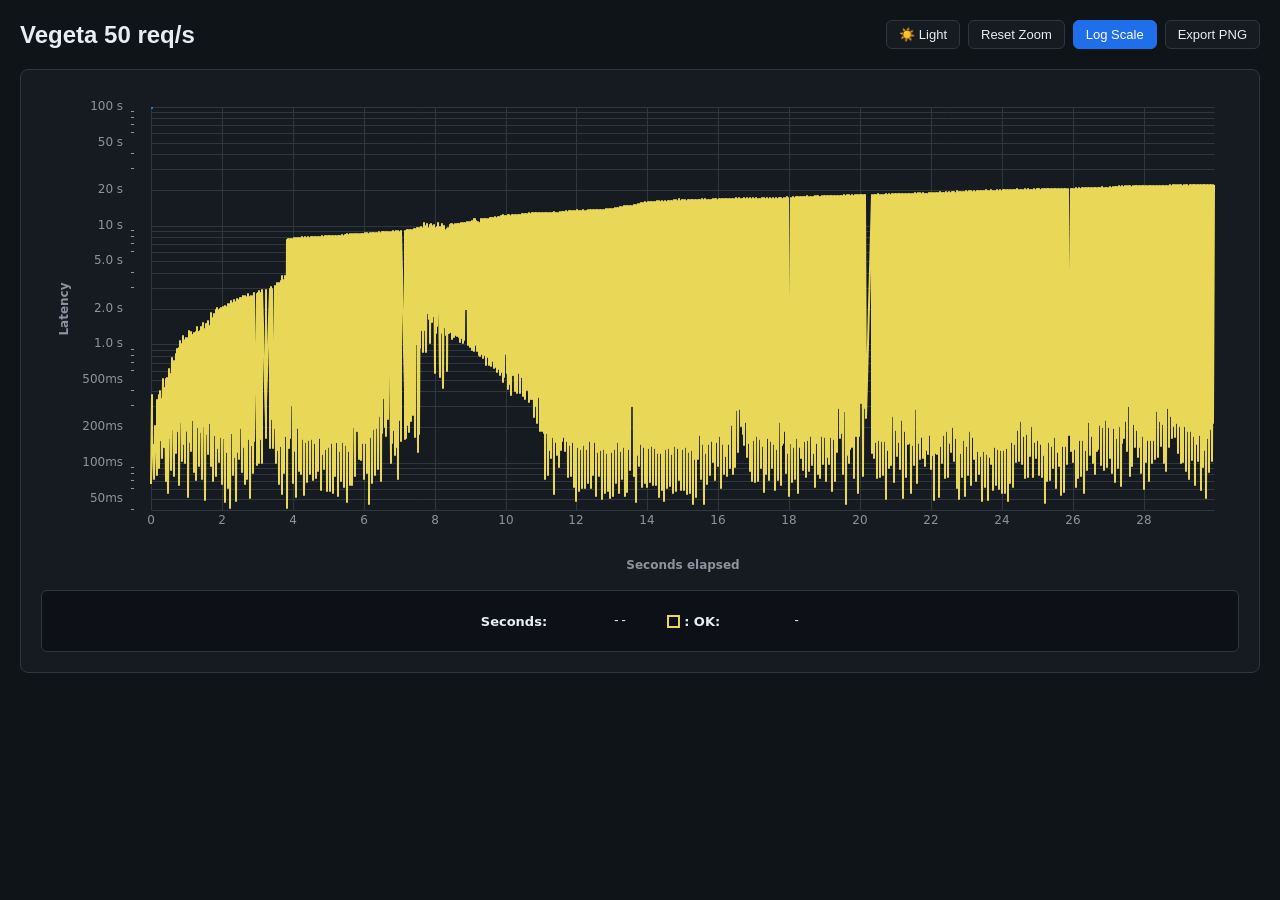
<file: docs/resultados/vegeta-oficial-2.html>
<!doctype html>
<html>
<head>
  <title>Vegeta 50 req/s</title>
  <meta charset="utf-8">
  <meta name="viewport" content="width=device-width, initial-scale=1">
  <style>.uplot, .uplot *, .uplot *::before, .uplot *::after {box-sizing: border-box;}.uplot {font-family: system-ui, -apple-system, "Segoe UI", Roboto, "Helvetica Neue", Arial, "Noto Sans", sans-serif, "Apple Color Emoji", "Segoe UI Emoji", "Segoe UI Symbol", "Noto Color Emoji";line-height: 1.5;width: min-content;}.u-title {text-align: center;font-size: 18px;font-weight: bold;}.u-wrap {position: relative;user-select: none;}.u-over, .u-under {position: absolute;}.u-under {overflow: hidden;}.uplot canvas {display: block;position: relative;width: 100%;height: 100%;}.u-axis {position: absolute;}.u-legend {font-size: 14px;margin: auto;text-align: center;}.u-inline {display: block;}.u-inline * {display: inline-block;}.u-inline tr {margin-right: 16px;}.u-legend th {font-weight: 600;}.u-legend th > * {vertical-align: middle;display: inline-block;}.u-legend .u-marker {width: 1em;height: 1em;margin-right: 4px;background-clip: padding-box !important;}.u-inline.u-live th::after {content: ":";vertical-align: middle;}.u-inline:not(.u-live) .u-value {display: none;}.u-series > * {padding: 4px;}.u-series th {cursor: pointer;}.u-legend .u-off > * {opacity: 0.3;}.u-select {background: rgba(0,0,0,0.07);position: absolute;pointer-events: none;}.u-cursor-x, .u-cursor-y {position: absolute;left: 0;top: 0;pointer-events: none;will-change: transform;}.u-hz .u-cursor-x, .u-vt .u-cursor-y {height: 100%;border-right: 1px dashed #607D8B;}.u-hz .u-cursor-y, .u-vt .u-cursor-x {width: 100%;border-bottom: 1px dashed #607D8B;}.u-cursor-pt {position: absolute;top: 0;left: 0;border-radius: 50%;border: 0 solid;pointer-events: none;will-change: transform;/*this has to be !important since we set inline "background" shorthand */background-clip: padding-box !important;}.u-axis.u-off, .u-select.u-off, .u-cursor-x.u-off, .u-cursor-y.u-off, .u-cursor-pt.u-off {display: none;}</style>
  <style>
    * {
      box-sizing: border-box;
    }
    
    body {
      font-family: -apple-system, BlinkMacSystemFont, 'Segoe UI', 'Roboto', 'Oxygen', 'Ubuntu', 'Cantarell', sans-serif;
      margin: 0;
      padding: 20px;
      transition: background 0.2s ease, color 0.2s ease;
    }
    
    body.dark {
      background: #0f1419;
      color: #e6edf3;
    }
    
    body.light {
      background: #ffffff;
      color: #1f2937;
    }
    
    .container {
      max-width: 1600px;
      margin: 0 auto;
    }
    
    .header {
      display: flex;
      justify-content: space-between;
      align-items: center;
      margin-bottom: 20px;
      flex-wrap: wrap;
      gap: 16px;
    }
    
    h1 {
      font-size: 24px;
      font-weight: 600;
      margin: 0;
    }
    
    .controls {
      display: flex;
      gap: 8px;
      flex-wrap: wrap;
      align-items: center;
    }
    
    .btn {
      padding: 6px 12px;
      border-radius: 6px;
      font-size: 13px;
      font-weight: 500;
      cursor: pointer;
      transition: all 0.15s ease;
      font-family: inherit;
    }
    
    body.dark .btn {
      border: 1px solid #30363d;
      background: #161b22;
      color: #e6edf3;
    }
    
    body.dark .btn:hover {
      background: #1f2937;
      border-color: #3d444d;
    }
    
    body.dark .btn:active {
      background: #0d1117;
    }
    
    body.dark .btn.active {
      background: #1f6feb;
      border-color: #1f6feb;
      color: #fff;
    }
    
    body.light .btn {
      border: 1px solid #d1d5db;
      background: #ffffff;
      color: #1f2937;
    }
    
    body.light .btn:hover {
      background: #f3f4f6;
      border-color: #9ca3af;
    }
    
    body.light .btn:active {
      background: #e5e7eb;
    }
    
    body.light .btn.active {
      background: #2563eb;
      border-color: #2563eb;
      color: #fff;
    }
    
    .chart-container {
      border-radius: 8px;
      padding: 20px;
      transition: background 0.2s ease, border-color 0.2s ease;
    }
    
    body.dark .chart-container {
      background: #161b22;
      border: 1px solid #30363d;
    }
    
    body.light .chart-container {
      background: #ffffff;
      border: 1px solid #e5e7eb;
    }
    
    .uplot {
      margin: 0 auto;
    }
    
    body.dark .uplot .u-legend {
      background: #0d1117;
      border: 1px solid #30363d;
      border-radius: 6px;
      padding: 12px;
      font-size: 13px;
    }
    
    body.light .uplot .u-legend {
      background: #f9fafb;
      border: 1px solid #e5e7eb;
      border-radius: 6px;
      padding: 12px;
      font-size: 13px;
    }
    
    .uplot .u-legend .u-series {
      cursor: pointer;
      padding: 4px 8px;
      border-radius: 4px;
      transition: background 0.15s ease;
    }
    
    .uplot .u-legend .u-value {
      font-family: 'SF Mono', 'Monaco', 'Menlo', 'Consolas', 'Liberation Mono', monospace;
      font-size: 12px;
      min-width: 80px;
      display: inline-block;
      text-align: right;
    }
    
    .uplot .u-axis text {
      font-family: 'SF Mono', 'Monaco', 'Menlo', 'Consolas', 'Liberation Mono', monospace;
    }
    
    
    body.dark .uplot .u-legend .u-series:hover {
      background: #161b22;
    }
    
    body.light .uplot .u-legend .u-series:hover {
      background: #f3f4f6;
    }
    
    .uplot .u-legend .u-series.u-off {
      opacity: 0.4;
    }
    
    .uplot .u-cursor-pt {
      background: #1f6feb;
      border: 2px solid #fff;
      border-radius: 50%;
    }
    
    body.dark .uplot .u-hz .u-cursor-x,
    body.dark .uplot .u-vt .u-cursor-y {
      border-color: #3d444d;
    }
    
    body.light .uplot .u-hz .u-cursor-x,
    body.light .uplot .u-vt .u-cursor-y {
      border-color: #d1d5db;
    }
    
    body.dark .uplot .u-select {
      background: rgba(31, 111, 235, 0.1);
      border: 1px solid #1f6feb;
    }
    
    body.light .uplot .u-select {
      background: rgba(37, 99, 235, 0.1);
      border: 1px solid #2563eb;
    }
    
    body.dark .uplot .u-axis {
      color: #8b949e;
    }
    
    body.light .uplot .u-axis {
      color: #6b7280;
    }
    
    body.dark .uplot .u-grid {
      stroke: #30363d;
    }
    
    body.light .uplot .u-grid {
      stroke: #e5e7eb;
    }
    
    @media (max-width: 768px) {
      body {
        padding: 12px;
      }
      
      .header {
        flex-direction: column;
        align-items: flex-start;
      }
      
      h1 {
        font-size: 20px;
      }
      
      .controls {
        width: 100%;
        justify-content: flex-start;
      }
      
      .chart-container {
        padding: 12px;
      }
    }
  </style>
</head>
<body class="dark">
  <div class="container">
    <div class="header">
      <h1>Vegeta 50 req/s</h1>
      <div class="controls">
        <button id="toggleTheme" class="btn">☀️ Light</button>
        <button id="resetZoom" class="btn">Reset Zoom</button>
        <button id="toggleLogScale" class="btn active">Log Scale</button>
        <button id="exportPNG" class="btn">Export PNG</button>
      </div>
    </div>
    
    <div class="chart-container">
      <div id="plot"></div>
    </div>
  </div>

  <script>/*! https://github.com/leeoniya/uPlot (v1.6.32) */
var uPlot=function(){"use strict";const l="u-off",e="u-label",t="width",n="height",i="top",o="bottom",s="left",r="right",u="#000",a=u+"0",f="mousemove",c="mousedown",h="mouseup",d="mouseenter",p="mouseleave",m="dblclick",g="change",x="dppxchange",w="--",_="undefined"!=typeof window,b=_?document:null,v=_?window:null,k=_?navigator:null;let y,M;function S(l,e){if(null!=e){let t=l.classList;!t.contains(e)&&t.add(e)}}function T(l,e){let t=l.classList;t.contains(e)&&t.remove(e)}function E(l,e,t){l.style[e]=t+"px"}function z(l,e,t,n){let i=b.createElement(l);return null!=e&&S(i,e),null!=t&&t.insertBefore(i,n),i}function D(l,e){return z("div",l,e)}const P=new WeakMap;function A(e,t,n,i,o){let s="translate("+t+"px,"+n+"px)";s!=P.get(e)&&(e.style.transform=s,P.set(e,s),0>t||0>n||t>i||n>o?S(e,l):T(e,l))}const W=new WeakMap;function Y(l,e,t){let n=e+t;n!=W.get(l)&&(W.set(l,n),l.style.background=e,l.style.borderColor=t)}const C=new WeakMap;function H(l,e,t,n){let i=e+""+t;i!=C.get(l)&&(C.set(l,i),l.style.height=t+"px",l.style.width=e+"px",l.style.marginLeft=n?-e/2+"px":0,l.style.marginTop=n?-t/2+"px":0)}const F={passive:!0},R={...F,capture:!0};function G(l,e,t,n){e.addEventListener(l,t,n?R:F)}function I(l,e,t){e.removeEventListener(l,t,F)}function L(l,e,t,n){let i;t=t||0;let o=2147483647>=(n=n||e.length-1);for(;n-t>1;)i=o?t+n>>1:sl((t+n)/2),l>e[i]?t=i:n=i;return l-e[t]>e[n]-l?n:t}function O(l){return(e,t,n)=>{let i=-1,o=-1;for(let o=t;n>=o;o++)if(l(e[o])){i=o;break}for(let i=n;i>=t;i--)if(l(e[i])){o=i;break}return[i,o]}}_&&function l(){let e=devicePixelRatio;y!=e&&(y=e,M&&I(g,M,l),M=matchMedia(`(min-resolution: ${y-.001}dppx) and (max-resolution: ${y+.001}dppx)`),G(g,M,l),v.dispatchEvent(new CustomEvent(x)))}();const N=l=>null!=l,j=l=>null!=l&&l>0,U=O(N),V=O(j);function B(l,e,t,n){let i=hl(l),o=hl(e);l==e&&(-1==i?(l*=t,e/=t):(l/=t,e*=t));let s=10==t?dl:pl,r=1==o?ul:sl,u=(1==i?sl:ul)(s(ol(l))),a=r(s(ol(e))),f=cl(t,u),c=cl(t,a);return 10==t&&(0>u&&(f=Al(f,-u)),0>a&&(c=Al(c,-a))),n||2==t?(l=f*i,e=c*o):(l=Pl(l,f),e=Dl(e,c)),[l,e]}function $(l,e,t,n){let i=B(l,e,t,n);return 0==l&&(i[0]=0),0==e&&(i[1]=0),i}const J=.1,q={mode:3,pad:J},K={pad:0,soft:null,mode:0},X={min:K,max:K};function Z(l,e,t,n){return Ol(t)?ll(l,e,t):(K.pad=t,K.soft=n?0:null,K.mode=n?3:0,ll(l,e,X))}function Q(l,e){return null==l?e:l}function ll(l,e,t){let n=t.min,i=t.max,o=Q(n.pad,0),s=Q(i.pad,0),r=Q(n.hard,-gl),u=Q(i.hard,gl),a=Q(n.soft,gl),f=Q(i.soft,-gl),c=Q(n.mode,0),h=Q(i.mode,0),d=e-l,p=dl(d),m=fl(ol(l),ol(e)),g=dl(m),x=ol(g-p);(1e-24>d||x>10)&&(d=0,0!=l&&0!=e||(d=1e-24,2==c&&a!=gl&&(o=0),2==h&&f!=-gl&&(s=0)));let w=d||m||1e3,_=dl(w),b=cl(10,sl(_)),v=Al(Pl(l-w*(0==d?0==l?.1:1:o),b/10),24),k=a>l||1!=c&&(3!=c||v>a)&&(2!=c||a>v)?gl:a,y=fl(r,k>v&&l>=k?k:al(k,v)),M=Al(Dl(e+w*(0==d?0==e?.1:1:s),b/10),24),S=e>f||1!=h&&(3!=h||f>M)&&(2!=h||M>f)?-gl:f,T=al(u,M>S&&S>=e?S:fl(S,M));return y==T&&0==y&&(T=100),[y,T]}const el=new Intl.NumberFormat(_?k.language:"en-US"),tl=l=>el.format(l),nl=Math,il=nl.PI,ol=nl.abs,sl=nl.floor,rl=nl.round,ul=nl.ceil,al=nl.min,fl=nl.max,cl=nl.pow,hl=nl.sign,dl=nl.log10,pl=nl.log2,ml=(l,e=1)=>nl.asinh(l/e),gl=1/0;function xl(l){return 1+(0|dl((l^l>>31)-(l>>31)))}function wl(l,e,t){return al(fl(l,e),t)}function _l(l){return"function"==typeof l}function bl(l){return _l(l)?l:()=>l}const vl=l=>l,kl=(l,e)=>e,yl=()=>null,Ml=()=>!0,Sl=(l,e)=>l==e,Tl=/\.\d*?(?=9{6,}|0{6,})/gm,El=l=>{if(Il(l)||Wl.has(l))return l;const e=""+l,t=e.match(Tl);if(null==t)return l;let n=t[0].length-1;if(-1!=e.indexOf("e-")){let[l,t]=e.split("e");return+`${El(l)}e${t}`}return Al(l,n)};function zl(l,e){return El(Al(El(l/e))*e)}function Dl(l,e){return El(ul(El(l/e))*e)}function Pl(l,e){return El(sl(El(l/e))*e)}function Al(l,e=0){if(Il(l))return l;let t=10**e;return rl(l*t*(1+Number.EPSILON))/t}const Wl=new Map;function Yl(l){return((""+l).split(".")[1]||"").length}function Cl(l,e,t,n){let i=[],o=n.map(Yl);for(let s=e;t>s;s++){let e=ol(s),t=Al(cl(l,s),e);for(let r=0;n.length>r;r++){let u=10==l?+`${n[r]}e${s}`:n[r]*t,a=(0>s?e:0)+(o[r]>s?o[r]:0),f=10==l?u:Al(u,a);i.push(f),Wl.set(f,a)}}return i}const Hl={},Fl=[],Rl=[null,null],Gl=Array.isArray,Il=Number.isInteger;function Ll(l){return"string"==typeof l}function Ol(l){let e=!1;if(null!=l){let t=l.constructor;e=null==t||t==Object}return e}function Nl(l){return null!=l&&"object"==typeof l}const jl=Object.getPrototypeOf(Uint8Array),Ul="__proto__";function Vl(l,e=Ol){let t;if(Gl(l)){let n=l.find((l=>null!=l));if(Gl(n)||e(n)){t=Array(l.length);for(let n=0;l.length>n;n++)t[n]=Vl(l[n],e)}else t=l.slice()}else if(l instanceof jl)t=l.slice();else if(e(l)){t={};for(let n in l)n!=Ul&&(t[n]=Vl(l[n],e))}else t=l;return t}function Bl(l){let e=arguments;for(let t=1;e.length>t;t++){let n=e[t];for(let e in n)e!=Ul&&(Ol(l[e])?Bl(l[e],Vl(n[e])):l[e]=Vl(n[e]))}return l}function $l(l,e,t){for(let n,i=0,o=-1;e.length>i;i++){let s=e[i];if(s>o){for(n=s-1;n>=0&&null==l[n];)l[n--]=null;for(n=s+1;t>n&&null==l[n];)l[o=n++]=null}}}const Jl="undefined"==typeof queueMicrotask?l=>Promise.resolve().then(l):queueMicrotask,ql=["January","February","March","April","May","June","July","August","September","October","November","December"],Kl=["Sunday","Monday","Tuesday","Wednesday","Thursday","Friday","Saturday"];function Xl(l){return l.slice(0,3)}const Zl=Kl.map(Xl),Ql=ql.map(Xl),le={MMMM:ql,MMM:Ql,WWWW:Kl,WWW:Zl};function ee(l){return(10>l?"0":"")+l}const te={YYYY:l=>l.getFullYear(),YY:l=>(l.getFullYear()+"").slice(2),MMMM:(l,e)=>e.MMMM[l.getMonth()],MMM:(l,e)=>e.MMM[l.getMonth()],MM:l=>ee(l.getMonth()+1),M:l=>l.getMonth()+1,DD:l=>ee(l.getDate()),D:l=>l.getDate(),WWWW:(l,e)=>e.WWWW[l.getDay()],WWW:(l,e)=>e.WWW[l.getDay()],HH:l=>ee(l.getHours()),H:l=>l.getHours(),h:l=>{let e=l.getHours();return 0==e?12:e>12?e-12:e},AA:l=>12>l.getHours()?"AM":"PM",aa:l=>12>l.getHours()?"am":"pm",a:l=>12>l.getHours()?"a":"p",mm:l=>ee(l.getMinutes()),m:l=>l.getMinutes(),ss:l=>ee(l.getSeconds()),s:l=>l.getSeconds(),fff:l=>function(l){return(10>l?"00":100>l?"0":"")+l}(l.getMilliseconds())};function ne(l,e){e=e||le;let t,n=[],i=/\{([a-z]+)\}|[^{]+/gi;for(;t=i.exec(l);)n.push("{"==t[0][0]?te[t[1]]:t[0]);return l=>{let t="";for(let i=0;n.length>i;i++)t+="string"==typeof n[i]?n[i]:n[i](l,e);return t}}const ie=(new Intl.DateTimeFormat).resolvedOptions().timeZone,oe=l=>l%1==0,se=[1,2,2.5,5],re=Cl(10,-32,0,se),ue=Cl(10,0,32,se),ae=ue.filter(oe),fe=re.concat(ue),ce="{YYYY}",he="\n"+ce,de="{M}/{D}",pe="\n"+de,me=pe+"/{YY}",ge="{aa}",xe="{h}:{mm}"+ge,we="\n"+xe,_e=":{ss}",be=null;function ve(l){let e=1e3*l,t=60*e,n=60*t,i=24*n,o=30*i,s=365*i;return[(1==l?Cl(10,0,3,se).filter(oe):Cl(10,-3,0,se)).concat([e,5*e,10*e,15*e,30*e,t,5*t,10*t,15*t,30*t,n,2*n,3*n,4*n,6*n,8*n,12*n,i,2*i,3*i,4*i,5*i,6*i,7*i,8*i,9*i,10*i,15*i,o,2*o,3*o,4*o,6*o,s,2*s,5*s,10*s,25*s,50*s,100*s]),[[s,ce,be,be,be,be,be,be,1],[28*i,"{MMM}",he,be,be,be,be,be,1],[i,de,he,be,be,be,be,be,1],[n,"{h}"+ge,me,be,pe,be,be,be,1],[t,xe,me,be,pe,be,be,be,1],[e,_e,me+" "+xe,be,pe+" "+xe,be,we,be,1],[l,_e+".{fff}",me+" "+xe,be,pe+" "+xe,be,we,be,1]],function(e){return(r,u,a,f,c,h)=>{let d=[],p=c>=s,m=c>=o&&s>c,g=e(a),x=Al(g*l,3),w=Pe(g.getFullYear(),p?0:g.getMonth(),m||p?1:g.getDate()),_=Al(w*l,3);if(m||p){let t=m?c/o:0,n=p?c/s:0,i=x==_?x:Al(Pe(w.getFullYear()+n,w.getMonth()+t,1)*l,3),r=new Date(rl(i/l)),u=r.getFullYear(),a=r.getMonth();for(let o=0;f>=i;o++){let s=Pe(u+n*o,a+t*o,1),r=s-e(Al(s*l,3));i=Al((+s+r)*l,3),i>f||d.push(i)}}else{let o=i>c?c:i,s=_+(sl(a)-sl(x))+Dl(x-_,o);d.push(s);let p=e(s),m=p.getHours()+p.getMinutes()/t+p.getSeconds()/n,g=c/n,w=h/r.axes[u]._space;for(;s=Al(s+c,1==l?0:3),f>=s;)if(g>1){let l=sl(Al(m+g,6))%24,t=e(s).getHours()-l;t>1&&(t=-1),s-=t*n,m=(m+g)%24,.7>Al((s-d[d.length-1])/c,3)*w||d.push(s)}else d.push(s)}return d}}]}const[ke,ye,Me]=ve(1),[Se,Te,Ee]=ve(.001);function ze(l,e){return l.map((l=>l.map(((t,n)=>0==n||8==n||null==t?t:e(1==n||0==l[8]?t:l[1]+t)))))}function De(l,e){return(t,n,i,o,s)=>{let r,u,a,f,c,h,d=e.find((l=>s>=l[0]))||e[e.length-1];return n.map((e=>{let t=l(e),n=t.getFullYear(),i=t.getMonth(),o=t.getDate(),s=t.getHours(),p=t.getMinutes(),m=t.getSeconds(),g=n!=r&&d[2]||i!=u&&d[3]||o!=a&&d[4]||s!=f&&d[5]||p!=c&&d[6]||m!=h&&d[7]||d[1];return r=n,u=i,a=o,f=s,c=p,h=m,g(t)}))}}function Pe(l,e,t){return new Date(l,e,t)}function Ae(l,e){return e(l)}function We(l,e){return(t,n,i,o)=>null==o?w:e(l(n))}Cl(2,-53,53,[1]);const Ye={show:!0,live:!0,isolate:!1,mount:()=>{},markers:{show:!0,width:2,stroke:function(l,e){let t=l.series[e];return t.width?t.stroke(l,e):t.points.width?t.points.stroke(l,e):null},fill:function(l,e){return l.series[e].fill(l,e)},dash:"solid"},idx:null,idxs:null,values:[]},Ce=[0,0];function He(l,e,t,n=!0){return l=>{0==l.button&&(!n||l.target==e)&&t(l)}}function Fe(l,e,t,n=!0){return l=>{(!n||l.target==e)&&t(l)}}const Re={show:!0,x:!0,y:!0,lock:!1,move:function(l,e,t){return Ce[0]=e,Ce[1]=t,Ce},points:{one:!1,show:function(l,e){let i=l.cursor.points,o=D(),s=i.size(l,e);E(o,t,s),E(o,n,s);let r=s/-2;E(o,"marginLeft",r),E(o,"marginTop",r);let u=i.width(l,e,s);return u&&E(o,"borderWidth",u),o},size:function(l,e){return l.series[e].points.size},width:0,stroke:function(l,e){let t=l.series[e].points;return t._stroke||t._fill},fill:function(l,e){let t=l.series[e].points;return t._fill||t._stroke}},bind:{mousedown:He,mouseup:He,click:He,dblclick:He,mousemove:Fe,mouseleave:Fe,mouseenter:Fe},drag:{setScale:!0,x:!0,y:!1,dist:0,uni:null,click:(l,e)=>{e.stopPropagation(),e.stopImmediatePropagation()},_x:!1,_y:!1},focus:{dist:(l,e,t,n,i)=>n-i,prox:-1,bias:0},hover:{skip:[void 0],prox:null,bias:0},left:-10,top:-10,idx:null,dataIdx:null,idxs:null,event:null},Ge={show:!0,stroke:"rgba(0,0,0,0.07)",width:2},Ie=Bl({},Ge,{filter:kl}),Le=Bl({},Ie,{size:10}),Oe=Bl({},Ge,{show:!1}),Ne='12px system-ui, -apple-system, "Segoe UI", Roboto, "Helvetica Neue", Arial, "Noto Sans", sans-serif, "Apple Color Emoji", "Segoe UI Emoji", "Segoe UI Symbol", "Noto Color Emoji"',je="bold "+Ne,Ue={show:!0,scale:"x",stroke:u,space:50,gap:5,alignTo:1,size:50,labelGap:0,labelSize:30,labelFont:je,side:2,grid:Ie,ticks:Le,border:Oe,font:Ne,lineGap:1.5,rotate:0},Ve={show:!0,scale:"x",auto:!1,sorted:1,min:gl,max:-gl,idxs:[]};function Be(l,e){return e.map((l=>null==l?"":tl(l)))}function $e(l,e,t,n,i,o,s){let r=[],u=Wl.get(i)||0;for(let l=t=s?t:Al(Dl(t,i),u);n>=l;l=Al(l+i,u))r.push(Object.is(l,-0)?0:l);return r}function Je(l,e,t,n,i){const o=[],s=l.scales[l.axes[e].scale].log,r=sl((10==s?dl:pl)(t));i=cl(s,r),10==s&&(i=fe[L(i,fe)]);let u=t,a=i*s;10==s&&(a=fe[L(a,fe)]);do{o.push(u),u+=i,10!=s||Wl.has(u)||(u=Al(u,Wl.get(i))),a>u||(a=(i=u)*s,10==s&&(a=fe[L(a,fe)]))}while(n>=u);return o}function qe(l,e,t,n,i){let o=l.scales[l.axes[e].scale].asinh,s=n>o?Je(l,e,fl(o,t),n,i):[o],r=0>n||t>0?[]:[0];return(-o>t?Je(l,e,fl(o,-n),-t,i):[o]).reverse().map((l=>-l)).concat(r,s)}const Ke=/./,Xe=/[12357]/,Ze=/[125]/,Qe=/1/,lt=(l,e,t,n)=>l.map(((l,i)=>4==e&&0==l||i%n==0&&t.test(l.toExponential()[0>l?1:0])?l:null));function et(l,e,t){let n=l.axes[t],i=n.scale,o=l.scales[i],s=l.valToPos,r=n._space,u=s(10,i),a=s(9,i)-u<r?s(7,i)-u<r?s(5,i)-u<r?Qe:Ze:Xe:Ke;if(a==Qe){let l=ol(s(1,i)-u);if(r>l)return lt(e.slice().reverse(),o.distr,a,ul(r/l)).reverse()}return lt(e,o.distr,a,1)}function tt(l,e,t){let n=l.axes[t],i=n.scale,o=n._space,s=l.valToPos,r=ol(s(1,i)-s(2,i));return o>r?lt(e.slice().reverse(),3,Ke,ul(o/r)).reverse():e}function nt(l,e,t,n){return null==n?w:null==e?"":tl(e)}const it={show:!0,scale:"y",stroke:u,space:30,gap:5,alignTo:1,size:50,labelGap:0,labelSize:30,labelFont:je,side:3,grid:Ie,ticks:Le,border:Oe,font:Ne,lineGap:1.5,rotate:0},ot={scale:null,auto:!0,sorted:0,min:gl,max:-gl},st=(l,e,t,n,i)=>i,rt={show:!0,auto:!0,sorted:0,gaps:st,alpha:1,facets:[Bl({},ot,{scale:"x"}),Bl({},ot,{scale:"y"})]},ut={scale:"y",auto:!0,sorted:0,show:!0,spanGaps:!1,gaps:st,alpha:1,points:{show:function(l,e){let{scale:t,idxs:n}=l.series[0],i=l._data[0],o=l.valToPos(i[n[0]],t,!0),s=l.valToPos(i[n[1]],t,!0);return ol(s-o)/(l.series[e].points.space*y)>=n[1]-n[0]},filter:null},values:null,min:gl,max:-gl,idxs:[],path:null,clip:null};function at(l,e,t){return t/10}const ft={time:!0,auto:!0,distr:1,log:10,asinh:1,min:null,max:null,dir:1,ori:0},ct=Bl({},ft,{time:!1,ori:1}),ht={};function dt(l){let e=ht[l];return e||(e={key:l,plots:[],sub(l){e.plots.push(l)},unsub(l){e.plots=e.plots.filter((e=>e!=l))},pub(l,t,n,i,o,s,r){for(let u=0;e.plots.length>u;u++)e.plots[u]!=t&&e.plots[u].pub(l,t,n,i,o,s,r)}},null!=l&&(ht[l]=e)),e}function pt(l,e,t){const n=l.mode,i=l.series[e],o=2==n?l._data[e]:l._data,s=l.scales,r=l.bbox;let u=o[0],a=2==n?o[1]:o[e],f=2==n?s[i.facets[0].scale]:s[l.series[0].scale],c=2==n?s[i.facets[1].scale]:s[i.scale],h=r.left,d=r.top,p=r.width,m=r.height,g=l.valToPosH,x=l.valToPosV;return 0==f.ori?t(i,u,a,f,c,g,x,h,d,p,m,kt,Mt,Tt,zt,Pt):t(i,u,a,f,c,x,g,d,h,m,p,yt,St,Et,Dt,At)}function mt(l,e){let t=0,n=0,i=Q(l.bands,Fl);for(let l=0;i.length>l;l++){let o=i[l];o.series[0]==e?t=o.dir:o.series[1]==e&&(n|=1==o.dir?1:2)}return[t,1==n?-1:2==n?1:3==n?2:0]}function gt(l,e,t,n,i){let o=l.series[e],s=l.scales[2==l.mode?o.facets[1].scale:o.scale];return-1==i?s.min:1==i?s.max:3==s.distr?1==s.dir?s.min:s.max:0}function xt(l,e,t,n,i,o){return pt(l,e,((l,e,s,r,u,a,f,c,h,d,p)=>{let m=l.pxRound;const g=0==r.ori?Mt:St;let x,w;1==r.dir*(0==r.ori?1:-1)?(x=t,w=n):(x=n,w=t);let _=m(a(e[x],r,d,c)),b=m(f(s[x],u,p,h)),v=m(a(e[w],r,d,c)),k=m(f(1==o?u.max:u.min,u,p,h)),y=new Path2D(i);return g(y,v,k),g(y,_,k),g(y,_,b),y}))}function wt(l,e,t,n,i,o){let s=null;if(l.length>0){s=new Path2D;const r=0==e?Tt:Et;let u=t;for(let e=0;l.length>e;e++){let t=l[e];if(t[1]>t[0]){let l=t[0]-u;l>0&&r(s,u,n,l,n+o),u=t[1]}}let a=t+i-u,f=10;a>0&&r(s,u,n-f/2,a,n+o+f)}return s}function _t(l,e,t,n,i,o,s){let r=[],u=l.length;for(let a=1==i?t:n;a>=t&&n>=a;a+=i)if(null===e[a]){let f=a,c=a;if(1==i)for(;++a<=n&&null===e[a];)c=a;else for(;--a>=t&&null===e[a];)c=a;let h=o(l[f]),d=c==f?h:o(l[c]),p=f-i;h=s>0||0>p||p>=u?h:o(l[p]);let m=c+i;d=0>s||0>m||m>=u?d:o(l[m]),h>d||r.push([h,d])}return r}function bt(l){return 0==l?vl:1==l?rl:e=>zl(e,l)}function vt(l){let e=0==l?kt:yt,t=0==l?(l,e,t,n,i,o)=>{l.arcTo(e,t,n,i,o)}:(l,e,t,n,i,o)=>{l.arcTo(t,e,i,n,o)},n=0==l?(l,e,t,n,i)=>{l.rect(e,t,n,i)}:(l,e,t,n,i)=>{l.rect(t,e,i,n)};return(l,i,o,s,r,u=0,a=0)=>{0==u&&0==a?n(l,i,o,s,r):(u=al(u,s/2,r/2),a=al(a,s/2,r/2),e(l,i+u,o),t(l,i+s,o,i+s,o+r,u),t(l,i+s,o+r,i,o+r,a),t(l,i,o+r,i,o,a),t(l,i,o,i+s,o,u),l.closePath())}}const kt=(l,e,t)=>{l.moveTo(e,t)},yt=(l,e,t)=>{l.moveTo(t,e)},Mt=(l,e,t)=>{l.lineTo(e,t)},St=(l,e,t)=>{l.lineTo(t,e)},Tt=vt(0),Et=vt(1),zt=(l,e,t,n,i,o)=>{l.arc(e,t,n,i,o)},Dt=(l,e,t,n,i,o)=>{l.arc(t,e,n,i,o)},Pt=(l,e,t,n,i,o,s)=>{l.bezierCurveTo(e,t,n,i,o,s)},At=(l,e,t,n,i,o,s)=>{l.bezierCurveTo(t,e,i,n,s,o)};function Wt(){return(l,e,t,n,i)=>pt(l,e,((e,o,s,r,u,a,f,c,h,d,p)=>{let m,g,{pxRound:x,points:w}=e;0==r.ori?(m=kt,g=zt):(m=yt,g=Dt);const _=Al(w.width*y,3);let b=(w.size-w.width)/2*y,v=Al(2*b,3),k=new Path2D,M=new Path2D,{left:S,top:T,width:E,height:z}=l.bbox;Tt(M,S-v,T-v,E+2*v,z+2*v);const D=l=>{if(null!=s[l]){let e=x(a(o[l],r,d,c)),t=x(f(s[l],u,p,h));m(k,e+b,t),g(k,e,t,b,0,2*il)}};if(i)i.forEach(D);else for(let l=t;n>=l;l++)D(l);return{stroke:_>0?k:null,fill:k,clip:M,flags:3}}))}function Yt(l){return(e,t,n,i,o,s)=>{n!=i&&(o!=n&&s!=n&&l(e,t,n),o!=i&&s!=i&&l(e,t,i),l(e,t,s))}}const Ct=Yt(Mt),Ht=Yt(St);function Ft(l){const e=Q(l?.alignGaps,0);return(l,t,n,i)=>pt(l,t,((o,s,r,u,a,f,c,h,d,p,m)=>{[n,i]=U(r,n,i);let g,x,w=o.pxRound,_=l=>w(f(l,u,p,h)),b=l=>w(c(l,a,m,d));0==u.ori?(g=Mt,x=Ct):(g=St,x=Ht);const v=u.dir*(0==u.ori?1:-1),k={stroke:new Path2D,fill:null,clip:null,band:null,gaps:null,flags:1},y=k.stroke;let M=!1;if(i-n<4*p)for(let l=1==v?n:i;l>=n&&i>=l;l+=v){let e=r[l];null===e?M=!0:null!=e&&g(y,_(s[l]),b(e))}else{let e,t,o,a=e=>l.posToVal(e,u.key,!0),f=null,c=null,h=_(s[1==v?n:i]),d=_(s[n]),p=_(s[i]),m=a(1==v?d+1:p-1);for(let l=1==v?n:i;l>=n&&i>=l;l+=v){let n=s[l],i=(1==v?m>n:n>m)?h:_(n),o=r[l];i==h?null!=o?(t=o,null==f?(g(y,i,b(t)),e=f=c=t):f>t?f=t:t>c&&(c=t)):null===o&&(M=!0):(null!=f&&x(y,h,b(f),b(c),b(e),b(t)),null!=o?(t=o,g(y,i,b(t)),f=c=e=t):(f=c=null,null===o&&(M=!0)),h=i,m=a(h+v))}null!=f&&f!=c&&o!=h&&x(y,h,b(f),b(c),b(e),b(t))}let[S,T]=mt(l,t);if(null!=o.fill||0!=S){let e=k.fill=new Path2D(y),r=b(o.fillTo(l,t,o.min,o.max,S)),u=_(s[n]),a=_(s[i]);-1==v&&([a,u]=[u,a]),g(e,a,r),g(e,u,r)}if(!o.spanGaps){let a=[];M&&a.push(..._t(s,r,n,i,v,_,e)),k.gaps=a=o.gaps(l,t,n,i,a),k.clip=wt(a,u.ori,h,d,p,m)}return 0!=T&&(k.band=2==T?[xt(l,t,n,i,y,-1),xt(l,t,n,i,y,1)]:xt(l,t,n,i,y,T)),k}))}function Rt(l,e,t,n,i,o,s=gl){if(l.length>1){let r=null;for(let u=0,a=1/0;l.length>u;u++)if(void 0!==e[u]){if(null!=r){let e=ol(l[u]-l[r]);a>e&&(a=e,s=ol(t(l[u],n,i,o)-t(l[r],n,i,o)))}r=u}}return s}function Gt(l,e,t,n,i){const o=l.length;if(2>o)return null;const s=new Path2D;if(t(s,l[0],e[0]),2==o)n(s,l[1],e[1]);else{let t=Array(o),n=Array(o-1),r=Array(o-1),u=Array(o-1);for(let t=0;o-1>t;t++)r[t]=e[t+1]-e[t],u[t]=l[t+1]-l[t],n[t]=r[t]/u[t];t[0]=n[0];for(let l=1;o-1>l;l++)0===n[l]||0===n[l-1]||n[l-1]>0!=n[l]>0?t[l]=0:(t[l]=3*(u[l-1]+u[l])/((2*u[l]+u[l-1])/n[l-1]+(u[l]+2*u[l-1])/n[l]),isFinite(t[l])||(t[l]=0));t[o-1]=n[o-2];for(let n=0;o-1>n;n++)i(s,l[n]+u[n]/3,e[n]+t[n]*u[n]/3,l[n+1]-u[n]/3,e[n+1]-t[n+1]*u[n]/3,l[n+1],e[n+1])}return s}const It=new Set;function Lt(){for(let l of It)l.syncRect(!0)}_&&(G("resize",v,Lt),G("scroll",v,Lt,!0),G(x,v,(()=>{en.pxRatio=y})));const Ot=Ft(),Nt=Wt();function jt(l,e,t,n){return(n?[l[0],l[1]].concat(l.slice(2)):[l[0]].concat(l.slice(1))).map(((l,n)=>Ut(l,n,e,t)))}function Ut(l,e,t,n){return Bl({},0==e?t:n,l)}function Vt(l,e,t){return null==e?Rl:[e,t]}const Bt=Vt;function $t(l,e,t){return null==e?Rl:Z(e,t,J,!0)}function Jt(l,e,t,n){return null==e?Rl:B(e,t,l.scales[n].log,!1)}const qt=Jt;function Kt(l,e,t,n){return null==e?Rl:$(e,t,l.scales[n].log,!1)}const Xt=Kt;function Zt(l,e,t,n,i){let o=fl(xl(l),xl(e)),s=e-l,r=L(i/n*s,t);do{let l=t[r],e=n*l/s;if(e>=i&&17>=o+(5>l?Wl.get(l):0))return[l,e]}while(++r<t.length);return[0,0]}function Qt(l){let e,t;return[l=l.replace(/(\d+)px/,((l,n)=>(e=rl((t=+n)*y))+"px")),e,t]}function ln(l){l.show&&[l.font,l.labelFont].forEach((l=>{let e=Al(l[2]*y,1);l[0]=l[0].replace(/[0-9.]+px/,e+"px"),l[1]=e}))}function en(u,g,_){const k={mode:Q(u.mode,1)},M=k.mode;function P(l,e,t,n){let i=e.valToPct(l);return n+t*(-1==e.dir?1-i:i)}function W(l,e,t,n){let i=e.valToPct(l);return n+t*(-1==e.dir?i:1-i)}function C(l,e,t,n){return 0==e.ori?P(l,e,t,n):W(l,e,t,n)}k.valToPosH=P,k.valToPosV=W;let F=!1;k.status=0;const R=k.root=D("uplot");null!=u.id&&(R.id=u.id),S(R,u.class),u.title&&(D("u-title",R).textContent=u.title);const O=z("canvas"),K=k.ctx=O.getContext("2d"),X=D("u-wrap",R);G("click",X,(l=>{l.target===el&&(Nn!=Gn||jn!=In)&&Zn.click(k,l)}),!0);const ll=k.under=D("u-under",X);X.appendChild(O);const el=k.over=D("u-over",X),tl=+Q((u=Vl(u)).pxAlign,1),sl=bt(tl);(u.plugins||[]).forEach((l=>{l.opts&&(u=l.opts(k,u)||u)}));const hl=u.ms||.001,pl=k.series=1==M?jt(u.series||[],Ve,ut,!1):function(l,e){return l.map(((l,t)=>0==t?{}:Bl({},e,l)))}(u.series||[null],rt),xl=k.axes=jt(u.axes||[],Ue,it,!0),vl=k.scales={},Tl=k.bands=u.bands||[];Tl.forEach((l=>{l.fill=bl(l.fill||null),l.dir=Q(l.dir,-1)}));const El=2==M?pl[1].facets[0].scale:pl[0].scale,Dl={axes:function(){for(let l=0;xl.length>l;l++){let e=xl[l];if(!e.show||!e._show)continue;let t,n,u=e.side,a=u%2,f=e.stroke(k,l),c=0==u||3==u?-1:1,[h,d]=e._found;if(null!=e.label){let s=rl((e._lpos+e.labelGap*c)*y);_n(e.labelFont[0],f,"center",2==u?i:o),K.save(),1==a?(t=n=0,K.translate(s,rl(lt+st/2)),K.rotate((3==u?-il:il)/2)):(t=rl(Qe+ot/2),n=s);let r=_l(e.label)?e.label(k,l,h,d):e.label;K.fillText(r,t,n),K.restore()}if(0==d)continue;let p=vl[e.scale],m=0==a?ot:st,g=0==a?Qe:lt,x=e._splits,w=2==p.distr?x.map((l=>pn[l])):x,_=2==p.distr?pn[x[1]]-pn[x[0]]:h,b=e.ticks,v=e.border,M=b.show?b.size:0,S=rl(M*y),T=rl((2==e.alignTo?e._size-M-e.gap:e.gap)*y),E=e._rotate*-il/180,z=sl(e._pos*y),D=z+(S+T)*c;n=0==a?D:0,t=1==a?D:0,_n(e.font[0],f,1==e.align?s:2==e.align?r:E>0?s:0>E?r:0==a?"center":3==u?r:s,E||1==a?"middle":2==u?i:o);let P=e.font[1]*e.lineGap,A=x.map((l=>sl(C(l,p,m,g)))),W=e._values;for(let l=0;W.length>l;l++){let e=W[l];if(null!=e){0==a?t=A[l]:n=A[l],e=""+e;let i=-1==e.indexOf("\n")?[e]:e.split(/\n/gm);for(let l=0;i.length>l;l++){let e=i[l];E?(K.save(),K.translate(t,n+l*P),K.rotate(E),K.fillText(e,0,0),K.restore()):K.fillText(e,t,n+l*P)}}}b.show&&zn(A,b.filter(k,w,l,d,_),a,u,z,S,Al(b.width*y,3),b.stroke(k,l),b.dash,b.cap);let Y=e.grid;Y.show&&zn(A,Y.filter(k,w,l,d,_),a,0==a?2:1,0==a?lt:Qe,0==a?st:ot,Al(Y.width*y,3),Y.stroke(k,l),Y.dash,Y.cap),v.show&&zn([z],[1],0==a?1:0,0==a?1:2,1==a?lt:Qe,1==a?st:ot,Al(v.width*y,3),v.stroke(k,l),v.dash,v.cap)}Ci("drawAxes")},series:function(){if(Gt>0){let l=pl.some((l=>l._focus))&&dn!=Tt.alpha;l&&(K.globalAlpha=dn=Tt.alpha),pl.forEach(((l,e)=>{if(e>0&&l.show&&(kn(e,!1),kn(e,!0),null==l._paths)){let t=dn;dn!=l.alpha&&(K.globalAlpha=dn=l.alpha);let n=2==M?[0,g[e][0].length-1]:function(l){let e=wl(Lt-1,0,Gt-1),t=wl(en+1,0,Gt-1);for(;null==l[e]&&e>0;)e--;for(;null==l[t]&&Gt-1>t;)t++;return[e,t]}(g[e]);l._paths=l.paths(k,e,n[0],n[1]),dn!=t&&(K.globalAlpha=dn=t)}})),pl.forEach(((l,e)=>{if(e>0&&l.show){let t=dn;dn!=l.alpha&&(K.globalAlpha=dn=l.alpha),null!=l._paths&&yn(e,!1);{let t=null!=l._paths?l._paths.gaps:null,n=l.points.show(k,e,Lt,en,t),i=l.points.filter(k,e,n,t);(n||i)&&(l.points._paths=l.points.paths(k,e,Lt,en,i),yn(e,!0))}dn!=t&&(K.globalAlpha=dn=t),Ci("drawSeries",e)}})),l&&(K.globalAlpha=dn=1)}}},Pl=(u.drawOrder||["axes","series"]).map((l=>Dl[l]));function Cl(l){const e=3==l.distr?e=>dl(e>0?e:l.clamp(k,e,l.min,l.max,l.key)):4==l.distr?e=>ml(e,l.asinh):100==l.distr?e=>l.fwd(e):l=>l;return t=>{let n=e(t),{_min:i,_max:o}=l;return(n-i)/(o-i)}}function Il(l){let e=vl[l];if(null==e){let t=(u.scales||Hl)[l]||Hl;if(null!=t.from){Il(t.from);let e=Bl({},vl[t.from],t,{key:l});e.valToPct=Cl(e),vl[l]=e}else{e=vl[l]=Bl({},l==El?ft:ct,t),e.key=l;let n=e.time,i=e.range,o=Gl(i);if((l!=El||2==M&&!n)&&(!o||null!=i[0]&&null!=i[1]||(i={min:null==i[0]?q:{mode:1,hard:i[0],soft:i[0]},max:null==i[1]?q:{mode:1,hard:i[1],soft:i[1]}},o=!1),!o&&Ol(i))){let l=i;i=(e,t,n)=>null==t?Rl:Z(t,n,l)}e.range=bl(i||(n?Bt:l==El?3==e.distr?qt:4==e.distr?Xt:Vt:3==e.distr?Jt:4==e.distr?Kt:$t)),e.auto=bl(!o&&e.auto),e.clamp=bl(e.clamp||at),e._min=e._max=null,e.valToPct=Cl(e)}}}Il("x"),Il("y"),1==M&&pl.forEach((l=>{Il(l.scale)})),xl.forEach((l=>{Il(l.scale)}));for(let l in u.scales)Il(l);const jl=vl[El],Ul=jl.distr;let $l,ql;0==jl.ori?(S(R,"u-hz"),$l=P,ql=W):(S(R,"u-vt"),$l=W,ql=P);const Kl={};for(let l in vl){let e=vl[l];null==e.min&&null==e.max||(Kl[l]={min:e.min,max:e.max},e.min=e.max=null)}const Xl=u.tzDate||(l=>new Date(rl(l/hl))),Zl=u.fmtDate||ne,Ql=1==hl?Me(Xl):Ee(Xl),le=De(Xl,ze(1==hl?ye:Te,Zl)),ee=We(Xl,Ae("{YYYY}-{MM}-{DD} {h}:{mm}{aa}",Zl)),te=[],ie=k.legend=Bl({},Ye,u.legend),oe=k.cursor=Bl({},Re,{drag:{y:2==M}},u.cursor),se=ie.show,re=oe.show,ue=ie.markers;let ce,he,de;ie.idxs=te,ue.width=bl(ue.width),ue.dash=bl(ue.dash),ue.stroke=bl(ue.stroke),ue.fill=bl(ue.fill);let pe,me=[],ge=[],xe=!1,we={};if(ie.live){const l=pl[1]?pl[1].values:null;xe=null!=l,pe=xe?l(k,1,0):{_:0};for(let l in pe)we[l]=w}if(se)if(ce=z("table","u-legend",R),de=z("tbody",null,ce),ie.mount(k,ce),xe){he=z("thead",null,ce,de);let l=z("tr",null,he);for(var _e in z("th",null,l),pe)z("th",e,l).textContent=_e}else S(ce,"u-inline"),ie.live&&S(ce,"u-live");const be={show:!0},ve={show:!1},Pe=new Map;function Ce(l,e,t,n=!0){const i=Pe.get(e)||{},o=oe.bind[l](k,e,t,n);o&&(G(l,e,i[l]=o),Pe.set(e,i))}function He(l,e){const t=Pe.get(e)||{};for(let n in t)null!=l&&n!=l||(I(n,e,t[n]),delete t[n]);null==l&&Pe.delete(e)}let Fe=0,Ge=0,Ie=0,Le=0,Oe=0,Ne=0,je=Oe,Ke=Ne,Xe=Ie,Ze=Le,Qe=0,lt=0,ot=0,st=0;k.bbox={};let ht=!1,pt=!1,mt=!1,xt=!1,wt=!1,_t=!1;function vt(l,e,t){(t||l!=k.width||e!=k.height)&&kt(l,e),An(!1),mt=!0,pt=!0,Jn()}function kt(l,e){k.width=Fe=Ie=l,k.height=Ge=Le=e,Oe=Ne=0,function(){let l=!1,e=!1,t=!1,n=!1;xl.forEach((i=>{if(i.show&&i._show){let{side:o,_size:s}=i,r=s+(null!=i.label?i.labelSize:0);r>0&&(o%2?(Ie-=r,3==o?(Oe+=r,n=!0):t=!0):(Le-=r,0==o?(Ne+=r,l=!0):e=!0))}})),Ct[0]=l,Ct[1]=t,Ct[2]=e,Ct[3]=n,Ie-=Rt[1]+Rt[3],Oe+=Rt[3],Le-=Rt[2]+Rt[0],Ne+=Rt[0]}(),function(){let l=Oe+Ie,e=Ne+Le,t=Oe,n=Ne;function i(i,o){switch(i){case 1:return l+=o,l-o;case 2:return e+=o,e-o;case 3:return t-=o,t+o;case 0:return n-=o,n+o}}xl.forEach((l=>{if(l.show&&l._show){let e=l.side;l._pos=i(e,l._size),null!=l.label&&(l._lpos=i(e,l.labelSize))}}))}();let t=k.bbox;Qe=t.left=zl(Oe*y,.5),lt=t.top=zl(Ne*y,.5),ot=t.width=zl(Ie*y,.5),st=t.height=zl(Le*y,.5)}const yt=3;if(k.setSize=function({width:l,height:e}){vt(l,e)},null==oe.dataIdx){let l=oe.hover,e=l.skip=new Set(l.skip??[]);e.add(void 0);let t=l.prox=bl(l.prox),n=l.bias??=0;oe.dataIdx=(l,i,o,s)=>{if(0==i)return o;let r=o,u=t(l,i,o,s)??gl,a=u>=0&&gl>u,f=0==jl.ori?Ie:Le,c=oe.left,h=g[0],d=g[i];if(e.has(d[o])){r=null;let l,t=null,i=null;if(0==n||-1==n)for(l=o;null==t&&l-- >0;)e.has(d[l])||(t=l);if(0==n||1==n)for(l=o;null==i&&l++<d.length;)e.has(d[l])||(i=l);if(null!=t||null!=i)if(a){let l=c-(null==t?-1/0:$l(h[t],jl,f,0)),e=(null==i?1/0:$l(h[i],jl,f,0))-c;l>e?e>u||(r=i):l>u||(r=t)}else r=null==i?t:null==t||o-t>i-o?i:t}else a&&ol(c-$l(h[o],jl,f,0))>u&&(r=null);return r}}const Mt=l=>{oe.event=l};oe.idxs=te,oe._lock=!1;let St=oe.points;St.show=bl(St.show),St.size=bl(St.size),St.stroke=bl(St.stroke),St.width=bl(St.width),St.fill=bl(St.fill);const Tt=k.focus=Bl({},u.focus||{alpha:.3},oe.focus),Et=Tt.prox>=0,zt=Et&&St.one;let Dt=[],Pt=[],At=[];function Wt(l,e){let t=St.show(k,e);if(t instanceof HTMLElement)return S(t,"u-cursor-pt"),S(t,l.class),A(t,-10,-10,Ie,Le),el.insertBefore(t,Dt[e]),t}function Yt(t,n){if(1==M||n>0){let l=1==M&&vl[t.scale].time,e=t.value;t.value=l?Ll(e)?We(Xl,Ae(e,Zl)):e||ee:e||nt,t.label=t.label||(l?"Time":"Value")}if(zt||n>0){t.width=null==t.width?1:t.width,t.paths=t.paths||Ot||yl,t.fillTo=bl(t.fillTo||gt),t.pxAlign=+Q(t.pxAlign,tl),t.pxRound=bt(t.pxAlign),t.stroke=bl(t.stroke||null),t.fill=bl(t.fill||null),t._stroke=t._fill=t._paths=t._focus=null;let l=function(l){return Al(1*(3+2*(l||1)),3)}(fl(1,t.width)),e=t.points=Bl({},{size:l,width:fl(1,.2*l),stroke:t.stroke,space:2*l,paths:Nt,_stroke:null,_fill:null},t.points);e.show=bl(e.show),e.filter=bl(e.filter),e.fill=bl(e.fill),e.stroke=bl(e.stroke),e.paths=bl(e.paths),e.pxAlign=t.pxAlign}if(se){let i=function(t,n){if(0==n&&(xe||!ie.live||2==M))return Rl;let i=[],o=z("tr","u-series",de,de.childNodes[n]);S(o,t.class),t.show||S(o,l);let s=z("th",null,o);if(ue.show){let l=D("u-marker",s);if(n>0){let e=ue.width(k,n);e&&(l.style.border=e+"px "+ue.dash(k,n)+" "+ue.stroke(k,n)),l.style.background=ue.fill(k,n)}}let r=D(e,s);for(var u in t.label instanceof HTMLElement?r.appendChild(t.label):r.textContent=t.label,n>0&&(ue.show||(r.style.color=t.width>0?ue.stroke(k,n):ue.fill(k,n)),Ce("click",s,(l=>{if(oe._lock)return;Mt(l);let e=pl.indexOf(t);if((l.ctrlKey||l.metaKey)!=ie.isolate){let l=pl.some(((l,t)=>t>0&&t!=e&&l.show));pl.forEach(((t,n)=>{n>0&&oi(n,l?n==e?be:ve:be,!0,Fi.setSeries)}))}else oi(e,{show:!t.show},!0,Fi.setSeries)}),!1),Et&&Ce(d,s,(l=>{oe._lock||(Mt(l),oi(pl.indexOf(t),ai,!0,Fi.setSeries))}),!1)),pe){let l=z("td","u-value",o);l.textContent="--",i.push(l)}return[o,i]}(t,n);me.splice(n,0,i[0]),ge.splice(n,0,i[1]),ie.values.push(null)}if(re){te.splice(n,0,null);let l=null;zt?0==n&&(l=Wt(t,n)):n>0&&(l=Wt(t,n)),Dt.splice(n,0,l),Pt.splice(n,0,0),At.splice(n,0,0)}Ci("addSeries",n)}k.addSeries=function(l,e){e=null==e?pl.length:e,l=1==M?Ut(l,e,Ve,ut):Ut(l,e,{},rt),pl.splice(e,0,l),Yt(pl[e],e)},k.delSeries=function(l){if(pl.splice(l,1),se){ie.values.splice(l,1),ge.splice(l,1);let e=me.splice(l,1)[0];He(null,e.firstChild),e.remove()}re&&(te.splice(l,1),Dt.splice(l,1)[0].remove(),Pt.splice(l,1),At.splice(l,1)),Ci("delSeries",l)};const Ct=[!1,!1,!1,!1];function Ht(l,e,t){let[n,i,o,s]=t,r=e%2,u=0;return 0==r&&(s||i)&&(u=0==e&&!n||2==e&&!o?rl(Ue.size/3):0),1==r&&(n||o)&&(u=1==e&&!i||3==e&&!s?rl(it.size/2):0),u}const Ft=k.padding=(u.padding||[Ht,Ht,Ht,Ht]).map((l=>bl(Q(l,Ht)))),Rt=k._padding=Ft.map(((l,e)=>l(k,e,Ct,0)));let Gt,Lt=null,en=null;const tn=1==M?pl[0].idxs:null;let nn,on,sn,rn,un,an,fn,cn,hn,dn,pn=null,mn=!1;function gn(l,e){if(k.data=k._data=g=null==l?[]:l,2==M){Gt=0;for(let l=1;pl.length>l;l++)Gt+=g[l][0].length}else{0==g.length&&(k.data=k._data=g=[[]]),pn=g[0],Gt=pn.length;let l=g;if(2==Ul){l=g.slice();let e=l[0]=Array(Gt);for(let l=0;Gt>l;l++)e[l]=l}k._data=g=l}if(An(!0),Ci("setData"),2==Ul&&(mt=!0),!1!==e){let l=jl;l.auto(k,mn)?xn():ii(El,l.min,l.max),xt=xt||oe.left>=0,_t=!0,Jn()}}function xn(){let l,e;mn=!0,1==M&&(Gt>0?(Lt=tn[0]=0,en=tn[1]=Gt-1,l=g[0][Lt],e=g[0][en],2==Ul?(l=Lt,e=en):l==e&&(3==Ul?[l,e]=B(l,l,jl.log,!1):4==Ul?[l,e]=$(l,l,jl.log,!1):jl.time?e=l+rl(86400/hl):[l,e]=Z(l,e,J,!0))):(Lt=tn[0]=l=null,en=tn[1]=e=null)),ii(El,l,e)}function wn(l,e,t,n,i,o){l??=a,t??=Fl,n??="butt",i??=a,o??="round",l!=nn&&(K.strokeStyle=nn=l),i!=on&&(K.fillStyle=on=i),e!=sn&&(K.lineWidth=sn=e),o!=un&&(K.lineJoin=un=o),n!=an&&(K.lineCap=an=n),t!=rn&&K.setLineDash(rn=t)}function _n(l,e,t,n){e!=on&&(K.fillStyle=on=e),l!=fn&&(K.font=fn=l),t!=cn&&(K.textAlign=cn=t),n!=hn&&(K.textBaseline=hn=n)}function bn(l,e,t,n,i=0){if(n.length>0&&l.auto(k,mn)&&(null==e||null==e.min)){let e=Q(Lt,0),o=Q(en,n.length-1),s=null==t.min?function(l,e,t,n=0,i=!1){let o=i?V:U,s=i?j:N;[e,t]=o(l,e,t);let r=l[e],u=l[e];if(e>-1)if(1==n)r=l[e],u=l[t];else if(-1==n)r=l[t],u=l[e];else for(let n=e;t>=n;n++){let e=l[n];s(e)&&(r>e?r=e:e>u&&(u=e))}return[r??gl,u??-gl]}(n,e,o,i,3==l.distr):[t.min,t.max];l.min=al(l.min,t.min=s[0]),l.max=fl(l.max,t.max=s[1])}}k.setData=gn;const vn={min:null,max:null};function kn(l,e){let t=e?pl[l].points:pl[l];t._stroke=t.stroke(k,l),t._fill=t.fill(k,l)}function yn(l,e){let t=e?pl[l].points:pl[l],{stroke:n,fill:i,clip:o,flags:s,_stroke:r=t._stroke,_fill:u=t._fill,_width:a=t.width}=t._paths;a=Al(a*y,3);let f=null,c=a%2/2;e&&null==u&&(u=a>0?"#fff":r);let h=1==t.pxAlign&&c>0;if(h&&K.translate(c,c),!e){let l=Qe-a/2,e=lt-a/2,t=ot+a,n=st+a;f=new Path2D,f.rect(l,e,t,n)}e?Sn(r,a,t.dash,t.cap,u,n,i,s,o):function(l,e,t,n,i,o,s,r,u,a,f){let c=!1;0!=u&&Tl.forEach(((h,d)=>{if(h.series[0]==l){let l,p=pl[h.series[1]],m=g[h.series[1]],x=(p._paths||Hl).band;Gl(x)&&(x=1==h.dir?x[0]:x[1]);let w=null;p.show&&x&&function(l,e,t){for(e=Q(e,0),t=Q(t,l.length-1);t>=e;){if(null!=l[e])return!0;e++}return!1}(m,Lt,en)?(w=h.fill(k,d)||o,l=p._paths.clip):x=null,Sn(e,t,n,i,w,s,r,u,a,f,l,x),c=!0}})),c||Sn(e,t,n,i,o,s,r,u,a,f)}(l,r,a,t.dash,t.cap,u,n,i,s,f,o),h&&K.translate(-c,-c)}const Mn=3;function Sn(l,e,t,n,i,o,s,r,u,a,f,c){wn(l,e,t,n,i),(u||a||c)&&(K.save(),u&&K.clip(u),a&&K.clip(a)),c?(r&Mn)==Mn?(K.clip(c),f&&K.clip(f),En(i,s),Tn(l,o,e)):2&r?(En(i,s),K.clip(c),Tn(l,o,e)):1&r&&(K.save(),K.clip(c),f&&K.clip(f),En(i,s),K.restore(),Tn(l,o,e)):(En(i,s),Tn(l,o,e)),(u||a||c)&&K.restore()}function Tn(l,e,t){t>0&&(e instanceof Map?e.forEach(((l,e)=>{K.strokeStyle=nn=e,K.stroke(l)})):null!=e&&l&&K.stroke(e))}function En(l,e){e instanceof Map?e.forEach(((l,e)=>{K.fillStyle=on=e,K.fill(l)})):null!=e&&l&&K.fill(e)}function zn(l,e,t,n,i,o,s,r,u,a){let f=s%2/2;1==tl&&K.translate(f,f),wn(r,s,u,a,r),K.beginPath();let c,h,d,p,m=i+(0==n||3==n?-o:o);0==t?(h=i,p=m):(c=i,d=m);for(let n=0;l.length>n;n++)null!=e[n]&&(0==t?c=d=l[n]:h=p=l[n],K.moveTo(c,h),K.lineTo(d,p));K.stroke(),1==tl&&K.translate(-f,-f)}function Dn(l){let e=!0;return xl.forEach(((t,n)=>{if(!t.show)return;let i=vl[t.scale];if(null==i.min)return void(t._show&&(e=!1,t._show=!1,An(!1)));t._show||(e=!1,t._show=!0,An(!1));let o=t.side,s=o%2,{min:r,max:u}=i,[a,f]=function(l,e,t,n){let i,o=xl[l];if(n>0){let s=o._space=o.space(k,l,e,t,n);i=Zt(e,t,o._incrs=o.incrs(k,l,e,t,n,s),n,s)}else i=[0,0];return o._found=i}(n,r,u,0==s?Ie:Le);if(0==f)return;let c=t._splits=t.splits(k,n,r,u,a,f,2==i.distr),h=2==i.distr?c.map((l=>pn[l])):c,d=2==i.distr?pn[c[1]]-pn[c[0]]:a,p=t._values=t.values(k,t.filter(k,h,n,f,d),n,f,d);t._rotate=2==o?t.rotate(k,p,n,f):0;let m=t._size;t._size=ul(t.size(k,p,n,l)),null!=m&&t._size!=m&&(e=!1)})),e}function Pn(l){let e=!0;return Ft.forEach(((t,n)=>{let i=t(k,n,Ct,l);i!=Rt[n]&&(e=!1),Rt[n]=i})),e}function An(l){pl.forEach(((e,t)=>{t>0&&(e._paths=null,l&&(1==M?(e.min=null,e.max=null):e.facets.forEach((l=>{l.min=null,l.max=null}))))}))}let Wn,Yn,Cn,Hn,Fn,Rn,Gn,In,Ln,On,Nn,jn,Un=!1,Vn=!1,Bn=[];function $n(){Vn=!1;for(let l=0;Bn.length>l;l++)Ci(...Bn[l]);Bn.length=0}function Jn(){Un||(Jl(qn),Un=!0)}function qn(){if(ht&&(function(){for(let l in vl){let e=vl[l];null==Kl[l]&&(null==e.min||null!=Kl[El]&&e.auto(k,mn))&&(Kl[l]=vn)}for(let l in vl){let e=vl[l];null==Kl[l]&&null!=e.from&&null!=Kl[e.from]&&(Kl[l]=vn)}null!=Kl[El]&&An(!0);let l={};for(let e in Kl){let t=Kl[e];if(null!=t){let n=l[e]=Vl(vl[e],Nl);if(null!=t.min)Bl(n,t);else if(e!=El||2==M)if(0==Gt&&null==n.from){let l=n.range(k,null,null,e);n.min=l[0],n.max=l[1]}else n.min=gl,n.max=-gl}}if(Gt>0){pl.forEach(((e,t)=>{if(1==M){let n=e.scale,i=Kl[n];if(null==i)return;let o=l[n];if(0==t){let l=o.range(k,o.min,o.max,n);o.min=l[0],o.max=l[1],Lt=L(o.min,g[0]),en=L(o.max,g[0]),en-Lt>1&&(o.min>g[0][Lt]&&Lt++,g[0][en]>o.max&&en--),e.min=pn[Lt],e.max=pn[en]}else e.show&&e.auto&&bn(o,i,e,g[t],e.sorted);e.idxs[0]=Lt,e.idxs[1]=en}else if(t>0&&e.show&&e.auto){let[n,i]=e.facets,o=n.scale,s=i.scale,[r,u]=g[t],a=l[o],f=l[s];null!=a&&bn(a,Kl[o],n,r,n.sorted),null!=f&&bn(f,Kl[s],i,u,i.sorted),e.min=i.min,e.max=i.max}}));for(let e in l){let t=l[e],n=Kl[e];if(null==t.from&&(null==n||null==n.min)){let l=t.range(k,t.min==gl?null:t.min,t.max==-gl?null:t.max,e);t.min=l[0],t.max=l[1]}}}for(let e in l){let t=l[e];if(null!=t.from){let n=l[t.from];if(null==n.min)t.min=t.max=null;else{let l=t.range(k,n.min,n.max,e);t.min=l[0],t.max=l[1]}}}let e={},t=!1;for(let n in l){let i=l[n],o=vl[n];if(o.min!=i.min||o.max!=i.max){o.min=i.min,o.max=i.max;let l=o.distr;o._min=3==l?dl(o.min):4==l?ml(o.min,o.asinh):100==l?o.fwd(o.min):o.min,o._max=3==l?dl(o.max):4==l?ml(o.max,o.asinh):100==l?o.fwd(o.max):o.max,e[n]=t=!0}}if(t){pl.forEach(((l,t)=>{2==M?t>0&&e.y&&(l._paths=null):e[l.scale]&&(l._paths=null)}));for(let l in e)mt=!0,Ci("setScale",l);re&&oe.left>=0&&(xt=_t=!0)}for(let l in Kl)Kl[l]=null}(),ht=!1),mt&&(function(){let l=!1,e=0;for(;!l;){e++;let t=Dn(e),n=Pn(e);l=e==yt||t&&n,l||(kt(k.width,k.height),pt=!0)}}(),mt=!1),pt){if(E(ll,s,Oe),E(ll,i,Ne),E(ll,t,Ie),E(ll,n,Le),E(el,s,Oe),E(el,i,Ne),E(el,t,Ie),E(el,n,Le),E(X,t,Fe),E(X,n,Ge),O.width=rl(Fe*y),O.height=rl(Ge*y),xl.forEach((({_el:e,_show:t,_size:n,_pos:i,side:o})=>{if(null!=e)if(t){let t=o%2==1;E(e,t?"left":"top",i-(3===o||0===o?n:0)),E(e,t?"width":"height",n),E(e,t?"top":"left",t?Ne:Oe),E(e,t?"height":"width",t?Le:Ie),T(e,l)}else S(e,l)})),nn=on=sn=un=an=fn=cn=hn=rn=null,dn=1,_i(!0),Oe!=je||Ne!=Ke||Ie!=Xe||Le!=Ze){An(!1);let l=Ie/Xe,e=Le/Ze;if(re&&!xt&&oe.left>=0){oe.left*=l,oe.top*=e,Cn&&A(Cn,rl(oe.left),0,Ie,Le),Hn&&A(Hn,0,rl(oe.top),Ie,Le);for(let t=0;Dt.length>t;t++){let n=Dt[t];null!=n&&(Pt[t]*=l,At[t]*=e,A(n,ul(Pt[t]),ul(At[t]),Ie,Le))}}if(ei.show&&!wt&&ei.left>=0&&ei.width>0){ei.left*=l,ei.width*=l,ei.top*=e,ei.height*=e;for(let l in ki)E(ti,l,ei[l])}je=Oe,Ke=Ne,Xe=Ie,Ze=Le}Ci("setSize"),pt=!1}Fe>0&&Ge>0&&(K.clearRect(0,0,O.width,O.height),Ci("drawClear"),Pl.forEach((l=>l())),Ci("draw")),ei.show&&wt&&(ni(ei),wt=!1),re&&xt&&(xi(null,!0,!1),xt=!1),ie.show&&ie.live&&_t&&(mi(),_t=!1),F||(F=!0,k.status=1,Ci("ready")),mn=!1,Un=!1}function Kn(l,e){let t=vl[l];if(null==t.from){if(0==Gt){let n=t.range(k,e.min,e.max,l);e.min=n[0],e.max=n[1]}if(e.min>e.max){let l=e.min;e.min=e.max,e.max=l}if(Gt>1&&null!=e.min&&null!=e.max&&1e-16>e.max-e.min)return;l==El&&2==t.distr&&Gt>0&&(e.min=L(e.min,g[0]),e.max=L(e.max,g[0]),e.min==e.max&&e.max++),Kl[l]=e,ht=!0,Jn()}}k.batch=function(l,e=!1){Un=!0,Vn=e,l(k),qn(),e&&Bn.length>0&&queueMicrotask($n)},k.redraw=(l,e)=>{mt=e||!1,!1!==l?ii(El,jl.min,jl.max):Jn()},k.setScale=Kn;let Xn=!1;const Zn=oe.drag;let Qn=Zn.x,li=Zn.y;re&&(oe.x&&(Wn=D("u-cursor-x",el)),oe.y&&(Yn=D("u-cursor-y",el)),0==jl.ori?(Cn=Wn,Hn=Yn):(Cn=Yn,Hn=Wn),Nn=oe.left,jn=oe.top);const ei=k.select=Bl({show:!0,over:!0,left:0,width:0,top:0,height:0},u.select),ti=ei.show?D("u-select",ei.over?el:ll):null;function ni(l,e){if(ei.show){for(let e in l)ei[e]=l[e],e in ki&&E(ti,e,l[e]);!1!==e&&Ci("setSelect")}}function ii(l,e,t){Kn(l,{min:e,max:t})}function oi(e,t,n,i){null!=t.focus&&function(l){if(l!=ui){let e=null==l,t=1!=Tt.alpha;pl.forEach(((n,i)=>{if(1==M||i>0){let o=e||0==i||i==l;n._focus=e?null:o,t&&function(l,e){pl[l].alpha=e,re&&null!=Dt[l]&&(Dt[l].style.opacity=e),se&&me[l]&&(me[l].style.opacity=e)}(i,o?1:Tt.alpha)}})),ui=l,t&&Jn()}}(e),null!=t.show&&pl.forEach(((n,i)=>{0>=i||e!=i&&null!=e||(n.show=t.show,function(e){if(pl[e].show)se&&T(me[e],l);else if(se&&S(me[e],l),re){let l=zt?Dt[0]:Dt[e];null!=l&&A(l,-10,-10,Ie,Le)}}(i),2==M?(ii(n.facets[0].scale,null,null),ii(n.facets[1].scale,null,null)):ii(n.scale,null,null),Jn())})),!1!==n&&Ci("setSeries",e,t),i&&Ii("setSeries",k,e,t)}let si,ri,ui;k.setSelect=ni,k.setSeries=oi,k.addBand=function(l,e){l.fill=bl(l.fill||null),l.dir=Q(l.dir,-1),Tl.splice(e=null==e?Tl.length:e,0,l)},k.setBand=function(l,e){Bl(Tl[l],e)},k.delBand=function(l){null==l?Tl.length=0:Tl.splice(l,1)};const ai={focus:!0};function fi(l,e,t){let n=vl[e];t&&(l=l/y-(1==n.ori?Ne:Oe));let i=Ie;1==n.ori&&(i=Le,l=i-l),-1==n.dir&&(l=i-l);let o=n._min,s=o+l/i*(n._max-o),r=n.distr;return 3==r?cl(10,s):4==r?((l,e=1)=>nl.sinh(l)*e)(s,n.asinh):100==r?n.bwd(s):s}function ci(l,e){E(ti,s,ei.left=l),E(ti,t,ei.width=e)}function hi(l,e){E(ti,i,ei.top=l),E(ti,n,ei.height=e)}se&&Et&&Ce(p,ce,(l=>{oe._lock||(Mt(l),null!=ui&&oi(null,ai,!0,Fi.setSeries))})),k.valToIdx=l=>L(l,g[0]),k.posToIdx=function(l,e){return L(fi(l,El,e),g[0],Lt,en)},k.posToVal=fi,k.valToPos=(l,e,t)=>0==vl[e].ori?P(l,vl[e],t?ot:Ie,t?Qe:0):W(l,vl[e],t?st:Le,t?lt:0),k.setCursor=(l,e,t)=>{Nn=l.left,jn=l.top,xi(null,e,t)};let di=0==jl.ori?ci:hi,pi=1==jl.ori?ci:hi;function mi(l,e){if(null!=l&&(l.idxs?l.idxs.forEach(((l,e)=>{te[e]=l})):(l=>void 0===l)(l.idx)||te.fill(l.idx),ie.idx=te[0]),se&&ie.live){for(let l=0;pl.length>l;l++)(l>0||1==M&&!xe)&&gi(l,te[l]);!function(){if(se&&ie.live)for(let l=2==M?1:0;pl.length>l;l++){if(0==l&&xe)continue;let e=ie.values[l],t=0;for(let n in e)ge[l][t++].firstChild.nodeValue=e[n]}}()}_t=!1,!1!==e&&Ci("setLegend")}function gi(l,e){let t,n=pl[l],i=0==l&&2==Ul?pn:g[l];xe?t=n.values(k,l,e)??we:(t=n.value(k,null==e?null:i[e],l,e),t=null==t?we:{_:t}),ie.values[l]=t}function xi(l,e,t){let n;Ln=Nn,On=jn,[Nn,jn]=oe.move(k,Nn,jn),oe.left=Nn,oe.top=jn,re&&(Cn&&A(Cn,rl(Nn),0,Ie,Le),Hn&&A(Hn,0,rl(jn),Ie,Le)),si=gl,ri=null;let i=0==jl.ori?Ie:Le,o=1==jl.ori?Ie:Le;if(0>Nn||0==Gt||Lt>en){n=oe.idx=null;for(let l=0;pl.length>l;l++){let e=Dt[l];null!=e&&A(e,-10,-10,Ie,Le)}Et&&oi(null,ai,!0,null==l&&Fi.setSeries),ie.live&&(te.fill(n),_t=!0)}else{let l,e,t;1==M&&(l=0==jl.ori?Nn:jn,e=fi(l,El),n=oe.idx=L(e,g[0],Lt,en),t=$l(g[0][n],jl,i,0));let s=-10,r=-10,u=0,a=0,f=!0,c="",h="";for(let l=2==M?1:0;pl.length>l;l++){let d=pl[l],p=te[l],m=null==p?null:1==M?g[l][p]:g[l][1][p],x=oe.dataIdx(k,l,n,e),w=null==x?null:1==M?g[l][x]:g[l][1][x];if(_t=_t||w!=m||x!=p,te[l]=x,l>0&&d.show){let e=null==x?-10:x==n?t:$l(1==M?g[0][x]:g[l][0][x],jl,i,0),p=null==w?-10:ql(w,1==M?vl[d.scale]:vl[d.facets[1].scale],o,0);if(Et&&null!=w){let e=1==jl.ori?Nn:jn,t=ol(Tt.dist(k,l,x,p,e));if(si>t){let n=Tt.bias;if(0!=n){let i=fi(e,d.scale),o=0>i?-1:1;o!=(0>w?-1:1)||(1==o?1==n?i>w:w>i:1==n?w>i:i>w)||(si=t,ri=l)}else si=t,ri=l}}if(_t||zt){let t,n;0==jl.ori?(t=e,n=p):(t=p,n=e);let i,o,d,m,g,x,w=!0,_=St.bbox;if(null!=_){w=!1;let e=_(k,l);d=e.left,m=e.top,i=e.width,o=e.height}else d=t,m=n,i=o=St.size(k,l);if(x=St.fill(k,l),g=St.stroke(k,l),zt)l!=ri||si>Tt.prox||(s=d,r=m,u=i,a=o,f=w,c=x,h=g);else{let e=Dt[l];null!=e&&(Pt[l]=d,At[l]=m,H(e,i,o,w),Y(e,x,g),A(e,ul(d),ul(m),Ie,Le))}}}}if(zt){let l=Tt.prox;if(_t||(null==ui?l>=si:si>l||ri!=ui)){let l=Dt[0];null!=l&&(Pt[0]=s,At[0]=r,H(l,u,a,f),Y(l,c,h),A(l,ul(s),ul(r),Ie,Le))}}}if(ei.show&&Xn)if(null!=l){let[e,t]=Fi.scales,[n,s]=Fi.match,[r,u]=l.cursor.sync.scales,a=l.cursor.drag;if(Qn=a._x,li=a._y,Qn||li){let a,f,c,h,d,{left:p,top:m,width:g,height:x}=l.select,w=l.scales[r].ori,_=l.posToVal,b=null!=e&&n(e,r),v=null!=t&&s(t,u);b&&Qn?(0==w?(a=p,f=g):(a=m,f=x),c=vl[e],h=$l(_(a,r),c,i,0),d=$l(_(a+f,r),c,i,0),di(al(h,d),ol(d-h))):di(0,i),v&&li?(1==w?(a=p,f=g):(a=m,f=x),c=vl[t],h=ql(_(a,u),c,o,0),d=ql(_(a+f,u),c,o,0),pi(al(h,d),ol(d-h))):pi(0,o)}else yi()}else{let l=ol(Ln-Fn),e=ol(On-Rn);if(1==jl.ori){let t=l;l=e,e=t}Qn=Zn.x&&l>=Zn.dist,li=Zn.y&&e>=Zn.dist;let t,n,s=Zn.uni;null!=s?Qn&&li&&(Qn=l>=s,li=e>=s,Qn||li||(e>l?li=!0:Qn=!0)):Zn.x&&Zn.y&&(Qn||li)&&(Qn=li=!0),Qn&&(0==jl.ori?(t=Gn,n=Nn):(t=In,n=jn),di(al(t,n),ol(n-t)),li||pi(0,o)),li&&(1==jl.ori?(t=Gn,n=Nn):(t=In,n=jn),pi(al(t,n),ol(n-t)),Qn||di(0,i)),Qn||li||(di(0,0),pi(0,0))}if(Zn._x=Qn,Zn._y=li,null==l){if(t){if(null!=Ri){let[l,e]=Fi.scales;Fi.values[0]=null!=l?fi(0==jl.ori?Nn:jn,l):null,Fi.values[1]=null!=e?fi(1==jl.ori?Nn:jn,e):null}Ii(f,k,Nn,jn,Ie,Le,n)}if(Et){let l=t&&Fi.setSeries,e=Tt.prox;null==ui?si>e||oi(ri,ai,!0,l):si>e?oi(null,ai,!0,l):ri!=ui&&oi(ri,ai,!0,l)}}_t&&(ie.idx=n,mi()),!1!==e&&Ci("setCursor")}k.setLegend=mi;let wi=null;function _i(l=!1){l?wi=null:(wi=el.getBoundingClientRect(),Ci("syncRect",wi))}function bi(l,e,t,n,i,o){oe._lock||Xn&&null!=l&&0==l.movementX&&0==l.movementY||(vi(l,e,t,n,i,o,0,!1,null!=l),null!=l?xi(null,!0,!0):xi(e,!0,!1))}function vi(l,e,t,n,i,o,s,r,u){if(null==wi&&_i(!1),Mt(l),null!=l)t=l.clientX-wi.left,n=l.clientY-wi.top;else{if(0>t||0>n)return Nn=-10,void(jn=-10);let[l,s]=Fi.scales,r=e.cursor.sync,[u,a]=r.values,[f,c]=r.scales,[h,d]=Fi.match,p=e.axes[0].side%2==1,m=0==jl.ori?Ie:Le,g=1==jl.ori?Ie:Le,x=p?o:i,w=p?i:o,_=p?n:t,b=p?t:n;if(t=null!=f?h(l,f)?C(u,vl[l],m,0):-10:m*(_/x),n=null!=c?d(s,c)?C(a,vl[s],g,0):-10:g*(b/w),1==jl.ori){let l=t;t=n,n=l}}!u||null!=e&&e.cursor.event.type!=f||(t>1&&Ie-1>t||(t=zl(t,Ie)),n>1&&Le-1>n||(n=zl(n,Le))),r?(Fn=t,Rn=n,[Gn,In]=oe.move(k,t,n)):(Nn=t,jn=n)}Object.defineProperty(k,"rect",{get:()=>(null==wi&&_i(!1),wi)});const ki={width:0,height:0,left:0,top:0};function yi(){ni(ki,!1)}let Mi,Si,Ti,Ei;function zi(l,e,t,n,i,o){Xn=!0,Qn=li=Zn._x=Zn._y=!1,vi(l,e,t,n,i,o,0,!0,!1),null!=l&&(Ce(h,b,Di,!1),Ii(c,k,Gn,In,Ie,Le,null));let{left:s,top:r,width:u,height:a}=ei;Mi=s,Si=r,Ti=u,Ei=a}function Di(l,e,t,n,i,o){Xn=Zn._x=Zn._y=!1,vi(l,e,t,n,i,o,0,!1,!0);let{left:s,top:r,width:u,height:a}=ei,f=u>0||a>0,c=Mi!=s||Si!=r||Ti!=u||Ei!=a;if(f&&c&&ni(ei),Zn.setScale&&f&&c){let l=s,e=u,t=r,n=a;if(1==jl.ori&&(l=r,e=a,t=s,n=u),Qn&&ii(El,fi(l,El),fi(l+e,El)),li)for(let l in vl){let e=vl[l];l!=El&&null==e.from&&e.min!=gl&&ii(l,fi(t+n,l),fi(t,l))}yi()}else oe.lock&&(oe._lock=!oe._lock,xi(e,!0,null!=l));null!=l&&(He(h,b),Ii(h,k,Nn,jn,Ie,Le,null))}function Pi(l){oe._lock||(Mt(l),xn(),yi(),null!=l&&Ii(m,k,Nn,jn,Ie,Le,null))}function Ai(){xl.forEach(ln),vt(k.width,k.height,!0)}G(x,v,Ai);const Wi={};Wi.mousedown=zi,Wi.mousemove=bi,Wi.mouseup=Di,Wi.dblclick=Pi,Wi.setSeries=(l,e,t,n)=>{-1!=(t=(0,Fi.match[2])(k,e,t))&&oi(t,n,!0,!1)},re&&(Ce(c,el,zi),Ce(f,el,bi),Ce(d,el,(l=>{Mt(l),_i(!1)})),Ce(p,el,(function(l){if(oe._lock)return;Mt(l);let e=Xn;if(Xn){let l,e,t=!0,n=!0,i=10;0==jl.ori?(l=Qn,e=li):(l=li,e=Qn),l&&e&&(t=i>=Nn||Nn>=Ie-i,n=i>=jn||jn>=Le-i),l&&t&&(Nn=Gn>Nn?0:Ie),e&&n&&(jn=In>jn?0:Le),xi(null,!0,!0),Xn=!1}Nn=-10,jn=-10,te.fill(null),xi(null,!0,!0),e&&(Xn=e)})),Ce(m,el,Pi),It.add(k),k.syncRect=_i);const Yi=k.hooks=u.hooks||{};function Ci(l,e,t){Vn?Bn.push([l,e,t]):l in Yi&&Yi[l].forEach((l=>{l.call(null,k,e,t)}))}(u.plugins||[]).forEach((l=>{for(let e in l.hooks)Yi[e]=(Yi[e]||[]).concat(l.hooks[e])}));const Hi=(l,e,t)=>t,Fi=Bl({key:null,setSeries:!1,filters:{pub:Ml,sub:Ml},scales:[El,pl[1]?pl[1].scale:null],match:[Sl,Sl,Hi],values:[null,null]},oe.sync);2==Fi.match.length&&Fi.match.push(Hi),oe.sync=Fi;const Ri=Fi.key,Gi=dt(Ri);function Ii(l,e,t,n,i,o,s){Fi.filters.pub(l,e,t,n,i,o,s)&&Gi.pub(l,e,t,n,i,o,s)}function Li(){Ci("init",u,g),gn(g||u.data,!1),Kl[El]?Kn(El,Kl[El]):xn(),wt=ei.show&&(ei.width>0||ei.height>0),xt=_t=!0,vt(u.width,u.height)}return Gi.sub(k),k.pub=function(l,e,t,n,i,o,s){Fi.filters.sub(l,e,t,n,i,o,s)&&Wi[l](null,e,t,n,i,o,s)},k.destroy=function(){Gi.unsub(k),It.delete(k),Pe.clear(),I(x,v,Ai),R.remove(),ce?.remove(),Ci("destroy")},pl.forEach(Yt),xl.forEach((function(l,e){if(l._show=l.show,l.show){let t=vl[l.scale];null==t&&(l.scale=l.side%2?pl[1].scale:El,t=vl[l.scale]);let n=t.time;l.size=bl(l.size),l.space=bl(l.space),l.rotate=bl(l.rotate),Gl(l.incrs)&&l.incrs.forEach((l=>{!Wl.has(l)&&Wl.set(l,Yl(l))})),l.incrs=bl(l.incrs||(2==t.distr?ae:n?1==hl?ke:Se:fe)),l.splits=bl(l.splits||(n&&1==t.distr?Ql:3==t.distr?Je:4==t.distr?qe:$e)),l.stroke=bl(l.stroke),l.grid.stroke=bl(l.grid.stroke),l.ticks.stroke=bl(l.ticks.stroke),l.border.stroke=bl(l.border.stroke);let i=l.values;l.values=Gl(i)&&!Gl(i[0])?bl(i):n?Gl(i)?De(Xl,ze(i,Zl)):Ll(i)?function(l,e){let t=ne(e);return(e,n)=>n.map((e=>t(l(e))))}(Xl,i):i||le:i||Be,l.filter=bl(l.filter||(3>t.distr||10!=t.log?3==t.distr&&2==t.log?tt:kl:et)),l.font=Qt(l.font),l.labelFont=Qt(l.labelFont),l._size=l.size(k,null,e,0),l._space=l._rotate=l._incrs=l._found=l._splits=l._values=null,l._size>0&&(Ct[e]=!0,l._el=D("u-axis",X))}})),_?_ instanceof HTMLElement?(_.appendChild(R),Li()):_(k,Li):Li(),k}en.assign=Bl,en.fmtNum=tl,en.rangeNum=Z,en.rangeLog=B,en.rangeAsinh=$,en.orient=pt,en.pxRatio=y,en.join=function(l,e){if(function(l){let e=l[0][0],t=e.length;for(let n=1;l.length>n;n++){let i=l[n][0];if(i.length!=t)return!1;if(i!=e)for(let l=0;t>l;l++)if(i[l]!=e[l])return!1}return!0}(l)){let e=l[0].slice();for(let t=1;l.length>t;t++)e.push(...l[t].slice(1));return function(l,e=100){const t=l.length;if(1>=t)return!0;let n=0,i=t-1;for(;i>=n&&null==l[n];)n++;for(;i>=n&&null==l[i];)i--;if(n>=i)return!0;const o=fl(1,sl((i-n+1)/e));for(let e=l[n],t=n+o;i>=t;t+=o){const n=l[t];if(null!=n){if(e>=n)return!1;e=n}}return!0}(e[0])||(e=function(l){let e=l[0],t=e.length,n=Array(t);for(let l=0;n.length>l;l++)n[l]=l;n.sort(((l,t)=>e[l]-e[t]));let i=[];for(let e=0;l.length>e;e++){let o=l[e],s=Array(t);for(let l=0;t>l;l++)s[l]=o[n[l]];i.push(s)}return i}(e)),e}let t=new Set;for(let e=0;l.length>e;e++){let n=l[e][0],i=n.length;for(let l=0;i>l;l++)t.add(n[l])}let n=[Array.from(t).sort(((l,e)=>l-e))],i=n[0].length,o=new Map;for(let l=0;i>l;l++)o.set(n[0][l],l);for(let t=0;l.length>t;t++){let s=l[t],r=s[0];for(let l=1;s.length>l;l++){let u=s[l],a=Array(i).fill(void 0),f=e?e[t][l]:1,c=[];for(let l=0;u.length>l;l++){let e=u[l],t=o.get(r[l]);null===e?0!=f&&(a[t]=e,2==f&&c.push(t)):a[t]=e}$l(a,c,i),n.push(a)}}return n},en.fmtDate=ne,en.tzDate=function(l,e){let t;return"UTC"==e||"Etc/UTC"==e?t=new Date(+l+6e4*l.getTimezoneOffset()):e==ie?t=l:(t=new Date(l.toLocaleString("en-US",{timeZone:e})),t.setMilliseconds(l.getMilliseconds())),t},en.sync=dt;{en.addGap=function(l,e,t){let n=l[l.length-1];n&&n[0]==e?n[1]=t:l.push([e,t])},en.clipGaps=wt;let l=en.paths={points:Wt};l.linear=Ft,l.stepped=function(l){const e=Q(l.align,1),t=Q(l.ascDesc,!1),n=Q(l.alignGaps,0),i=Q(l.extend,!1);return(l,o,s,r)=>pt(l,o,((u,a,f,c,h,d,p,m,g,x,w)=>{[s,r]=U(f,s,r);let _=u.pxRound,{left:b,width:v}=l.bbox,k=l=>_(d(l,c,x,m)),M=l=>_(p(l,h,w,g)),S=0==c.ori?Mt:St;const T={stroke:new Path2D,fill:null,clip:null,band:null,gaps:null,flags:1},E=T.stroke,z=c.dir*(0==c.ori?1:-1);let D=M(f[1==z?s:r]),P=k(a[1==z?s:r]),A=P,W=P;i&&-1==e&&(W=b,S(E,W,D)),S(E,P,D);for(let l=1==z?s:r;l>=s&&r>=l;l+=z){let t=f[l];if(null==t)continue;let n=k(a[l]),i=M(t);1==e?S(E,n,D):S(E,A,i),S(E,n,i),D=i,A=n}let Y=A;i&&1==e&&(Y=b+v,S(E,Y,D));let[C,H]=mt(l,o);if(null!=u.fill||0!=C){let e=T.fill=new Path2D(E),t=M(u.fillTo(l,o,u.min,u.max,C));S(e,Y,t),S(e,W,t)}if(!u.spanGaps){let i=[];i.push(..._t(a,f,s,r,z,k,n));let h=u.width*y/2,d=t||1==e?h:-h,p=t||-1==e?-h:h;i.forEach((l=>{l[0]+=d,l[1]+=p})),T.gaps=i=u.gaps(l,o,s,r,i),T.clip=wt(i,c.ori,m,g,x,w)}return 0!=H&&(T.band=2==H?[xt(l,o,s,r,E,-1),xt(l,o,s,r,E,1)]:xt(l,o,s,r,E,H)),T}))},l.bars=function(l){const e=Q((l=l||Hl).size,[.6,gl,1]),t=l.align||0,n=l.gap||0;let i=l.radius;i=null==i?[0,0]:"number"==typeof i?[i,0]:i;const o=bl(i),s=1-e[0],r=Q(e[1],gl),u=Q(e[2],1),a=Q(l.disp,Hl),f=Q(l.each,(()=>{})),{fill:c,stroke:h}=a;return(l,e,i,d)=>pt(l,e,((p,m,g,x,w,_,b,v,k,M,S)=>{let T,E,z=p.pxRound,D=t,P=n*y,A=r*y,W=u*y;0==x.ori?[T,E]=o(l,e):[E,T]=o(l,e);const Y=x.dir*(0==x.ori?1:-1);let C,H,F,R=0==x.ori?Tt:Et,G=0==x.ori?f:(l,e,t,n,i,o,s)=>{f(l,e,t,i,n,s,o)},I=Q(l.bands,Fl).find((l=>l.series[0]==e)),L=p.fillTo(l,e,p.min,p.max,null!=I?I.dir:0),O=z(b(L,w,S,k)),N=M,j=z(p.width*y),U=!1,V=null,B=null,$=null,J=null;null==c||0!=j&&null==h||(U=!0,V=c.values(l,e,i,d),B=new Map,new Set(V).forEach((l=>{null!=l&&B.set(l,new Path2D)})),j>0&&($=h.values(l,e,i,d),J=new Map,new Set($).forEach((l=>{null!=l&&J.set(l,new Path2D)}))));let{x0:q,size:K}=a;if(null!=q&&null!=K){D=1,m=q.values(l,e,i,d),2==q.unit&&(m=m.map((e=>l.posToVal(v+e*M,x.key,!0))));let t=K.values(l,e,i,d);H=2==K.unit?t[0]*M:_(t[0],x,M,v)-_(0,x,M,v),N=Rt(m,g,_,x,M,v,N),F=N-H+P}else N=Rt(m,g,_,x,M,v,N),F=N*s+P,H=N-F;1>F&&(F=0),H/2>j||(j=0),5>F&&(z=vl);let X=F>0;H=z(wl(N-F-(X?j:0),W,A)),C=(0==D?H/2:D==Y?0:H)-D*Y*((0==D?P/2:0)+(X?j/2:0));const Z={stroke:null,fill:null,clip:null,band:null,gaps:null,flags:0},ll=U?null:new Path2D;let el=null;if(null!=I)el=l.data[I.series[1]];else{let{y0:t,y1:n}=a;null!=t&&null!=n&&(g=n.values(l,e,i,d),el=t.values(l,e,i,d))}let tl=T*H,nl=E*H;for(let t=1==Y?i:d;t>=i&&d>=t;t+=Y){let n=g[t];if(null==n)continue;if(null!=el){let l=el[t]??0;if(n-l==0)continue;O=b(l,w,S,k)}let i=_(2!=x.distr||null!=a?m[t]:t,x,M,v),o=b(Q(n,L),w,S,k),s=z(i-C),r=z(fl(o,O)),u=z(al(o,O)),f=r-u;if(null!=n){let i=0>n?nl:tl,o=0>n?tl:nl;U?(j>0&&null!=$[t]&&R(J.get($[t]),s,u+sl(j/2),H,fl(0,f-j),i,o),null!=V[t]&&R(B.get(V[t]),s,u+sl(j/2),H,fl(0,f-j),i,o)):R(ll,s,u+sl(j/2),H,fl(0,f-j),i,o),G(l,e,t,s-j/2,u,H+j,f)}}return j>0?Z.stroke=U?J:ll:U||(Z._fill=0==p.width?p._fill:p._stroke??p._fill,Z.width=0),Z.fill=U?B:ll,Z}))},l.spline=function(l){return function(l,e){const t=Q(e?.alignGaps,0);return(e,n,i,o)=>pt(e,n,((s,r,u,a,f,c,h,d,p,m,g)=>{[i,o]=U(u,i,o);let x,w,_,b=s.pxRound,v=l=>b(c(l,a,m,d)),k=l=>b(h(l,f,g,p));0==a.ori?(x=kt,_=Mt,w=Pt):(x=yt,_=St,w=At);const y=a.dir*(0==a.ori?1:-1);let M=v(r[1==y?i:o]),S=M,T=[],E=[];for(let l=1==y?i:o;l>=i&&o>=l;l+=y)if(null!=u[l]){let e=v(r[l]);T.push(S=e),E.push(k(u[l]))}const z={stroke:l(T,E,x,_,w,b),fill:null,clip:null,band:null,gaps:null,flags:1},D=z.stroke;let[P,A]=mt(e,n);if(null!=s.fill||0!=P){let l=z.fill=new Path2D(D),t=k(s.fillTo(e,n,s.min,s.max,P));_(l,S,t),_(l,M,t)}if(!s.spanGaps){let l=[];l.push(..._t(r,u,i,o,y,v,t)),z.gaps=l=s.gaps(e,n,i,o,l),z.clip=wt(l,a.ori,d,p,m,g)}return 0!=A&&(z.band=2==A?[xt(e,n,i,o,D,-1),xt(e,n,i,o,D,1)]:xt(e,n,i,o,D,A)),z}))}(Gt,l)}}return en}();
</script>
  <script>// Data pivoting: Convert row-oriented data to column-oriented for uPlot
function pivotData(rowData) {
  if (!rowData || rowData.length === 0) return [[], []];
  
  const numCols = rowData[0].length;
  const cols = Array.from({ length: numCols }, () => []);
  
  for (let i = 0; i < rowData.length; i++) {
    for (let j = 0; j < numCols; j++) {
      cols[j].push(rowData[i][j]);
    }
  }
  
  return cols;
}

// Format milliseconds as human-readable duration
function formatDuration(ms) {
  if (ms == null) return '     -   ';
  
  let value, unit;
  
  if (ms < 1) {
    value = (ms * 1000).toFixed(ms * 1000 < 10 ? 1 : 0);
    unit = 'μs';
  } else if (ms < 1000) {
    value = ms.toFixed(ms < 10 ? 1 : 0);
    unit = 'ms';
  } else {
    value = (ms / 1000).toFixed(ms / 1000 < 10 ? 1 : 0);
    unit = ' s';
  }
  
  // Pad to ensure consistent width and add spacing to avoid tick overlap
  return value.padStart(4, ' ') + unit + '      ';
}

// PNG export functionality using native canvas
function exportToPNG(uplotInstance, filename) {
  const canvas = uplotInstance.root.querySelector('canvas');
  if (!canvas) return;
  
  canvas.toBlob(function(blob) {
    const url = URL.createObjectURL(blob);
    const a = document.createElement('a');
    a.setAttribute('download', filename || 'vegeta-plot.png');
    a.setAttribute('href', url);
    a.click();
    URL.revokeObjectURL(url);
  });
}
</script>
  <script>
    (function() {
      const opts = {
     "title": "Vegeta 50 req/s",
     "labels": [
      "Seconds",
      ": OK"
     ],
     "colors": [
      "#E9D758"
     ]
    };
      const rowData = [
    [0,65.755798],
    [0.02,375.90311399999996],
    [0.04,136.651102],
    [0.06,140.663819],
    [0.08,72.32031699999999],
    [0.099,204.474963],
    [0.12,159.247688],
    [0.139,191.936372],
    [0.161,79.36747399999999],
    [0.18,335.390012],
    [0.201,173.781437],
    [0.22,374.145275],
    [0.239,90.998593],
    [0.26,401.347825],
    [0.28,156.065537],
    [0.3,347.953605],
    [0.32,109.346244],
    [0.345,508.33628200000004],
    [0.362,134.78385400000002],
    [0.381,426.733332],
    [0.415,69.617303],
    [0.43,507.60082399999993],
    [0.44,152.212532],
    [0.461,518.645797],
    [0.485,55.447182999999995],
    [0.499,619.974908],
    [0.52,162.765566],
    [0.54,560.194682],
    [0.56,87.77243899999999],
    [0.58,759.493135],
    [0.599,191.34342500000002],
    [0.62,625.3252299999999],
    [0.639,77.758347],
    [0.661,724.183144],
    [0.679,135.89944300000002],
    [0.7,820.41155],
    [0.719,119.910479],
    [0.74,906.230134],
    [0.76,186.918175],
    [0.78,922.175495],
    [0.8,64.705615],
    [0.82,1058.0422350000001],
    [0.84,218.96190800000002],
    [0.86,1007.6817540000001],
    [0.883,103.47818000000001],
    [0.9,1182.6906880000001],
    [0.927,142.82579],
    [0.94,1090.87763],
    [0.96,98.76760800000001],
    [0.979,1118.538617],
    [1,185.777986],
    [1.056,1119.984531],
    [1.056,51.591378],
    [1.06,1292.035631],
    [1.08,150.633107],
    [1.099,1151.8045459999998],
    [1.119,125.39831200000002],
    [1.141,1267.6298020000002],
    [1.16,227.489082],
    [1.179,1187.630778],
    [1.204,83.37029],
    [1.219,1251.54193],
    [1.24,196.699747],
    [1.26,1274.8033679999999],
    [1.28,72.113],
    [1.303,1397.425162],
    [1.32,200.216927],
    [1.34,1268.3396579999999],
    [1.359,93.745811],
    [1.38,1304.768838],
    [1.4,182.01208699999998],
    [1.423,1405.454297],
    [1.44,72.57293700000001],
    [1.46,1504.978064],
    [1.479,203.874415],
    [1.5,1343.649111],
    [1.52,48.475232],
    [1.5390000000000001,1486.383394],
    [1.56,173.838041],
    [1.5819999999999999,1486.092271],
    [1.599,118.231146],
    [1.62,1555.485556],
    [1.6400000000000001,215.180009],
    [1.6600000000000001,1431.586863],
    [1.679,93.503492],
    [1.702,1818.0440099999998],
    [1.7189999999999999,170.021539],
    [1.7389999999999999,1665.8835829999998],
    [1.759,70.28625600000001],
    [1.78,1793.298255],
    [1.8,172.500735],
    [1.8199999999999998,1928.08591],
    [1.8399999999999999,77.756347],
    [1.859,2035.690315],
    [1.88,133.934487],
    [1.9,1940.790514],
    [1.921,101.30380699999999],
    [1.9409999999999998,1977.682529],
    [1.96,165.537185],
    [1.98,2034.020683],
    [2.001,66.379247],
    [2.019,2074.248763],
    [2.04,160.726604],
    [2.06,1968.682118],
    [2.082,46.962313],
    [2.1,2084.624283],
    [2.12,123.01862399999999],
    [2.1390000000000002,2062.904266],
    [2.159,61.497662],
    [2.179,2169.3996850000003],
    [2.2,143.767064],
    [2.22,2192.8602389999996],
    [2.24,41.692294999999994],
    [2.259,2316.369102],
    [2.279,177.00339100000002],
    [2.3,2216.734526],
    [2.32,79.525787],
    [2.339,2375.460573],
    [2.3609999999999998,110.881965],
    [2.379,2275.426066],
    [2.401,47.287138],
    [2.42,2423.11914],
    [2.439,122.752803],
    [2.461,2357.144225],
    [2.4859999999999998,106.729636],
    [2.5,2438.111125],
    [2.521,198.308076],
    [2.54,2446.3825789999996],
    [2.56,84.220657],
    [2.581,2548.304935],
    [2.6,136.25047],
    [2.62,2454.9052530000004],
    [2.64,66.67376999999999],
    [2.66,2533.122436],
    [2.68,128.692073],
    [2.7,2479.584203],
    [2.7199999999999998,72.579137],
    [2.74,2641.729824],
    [2.76,159.98174600000002],
    [2.7800000000000002,2519.0791259999996],
    [2.8,50.044855999999996],
    [2.82,2573.1358050000003],
    [2.84,141.32777199999998],
    [2.866,2549.7730619999998],
    [2.8810000000000002,82.271603],
    [2.9,2716.367276],
    [2.919,151.88530599999999],
    [2.983,2541.5331349999997],
    [2.984,95.79467199999999],
    [2.984,2657.872558],
    [3.002,248.872973],
    [3.02,2692.4124030000003],
    [3.04,100.122414],
    [3.06,2795.507884],
    [3.079,158.494428],
    [3.099,2710.988893],
    [3.1390000000000002,100.233124],
    [3.1390000000000002,2854.332664],
    [3.235,210.94897500000002],
    [3.235,2801.512799],
    [3.2359999999999998,160.6566],
    [3.239,2886.5036370000003],
    [3.239,319.06992099999997],
    [3.365,2897.80386],
    [3.365,133.771174],
    [3.365,2911.521748],
    [3.365,259.91364500000003],
    [3.366,2780.015023],
    [3.366,167.668153],
    [3.3970000000000002,3021.039035],
    [3.399,236.213272],
    [3.422,2910.1889549999996],
    [3.44,132.612082],
    [3.493,3072.083903],
    [3.493,197.132583],
    [3.5,3048.94397],
    [3.52,98.79381],
    [3.54,3308.96269],
    [3.56,128.010819],
    [3.58,3186.833317],
    [3.6,66.023219],
    [3.62,3298.5986860000003],
    [3.6390000000000002,138.835275],
    [3.662,3397.872264],
    [3.682,54.362597],
    [3.7,3734.144529],
    [3.7199999999999998,118.91749999999999],
    [3.739,3471.228097],
    [3.761,82.44411699999999],
    [3.779,3775.2167019999997],
    [3.8,169.375989],
    [3.839,7571.243415],
    [3.84,41.676694],
    [3.86,7663.4411279999995],
    [3.88,132.27265599999998],
    [3.9,7660.280486],
    [3.92,163.100993],
    [3.94,7668.245326],
    [3.96,307.546111],
    [3.98,7773.291862],
    [4.014,68.16768900000001],
    [4.02,7818.56736],
    [4.039,125.51612200000001],
    [4.083,7704.767553],
    [4.083,51.184846],
    [4.1,7900.697886999999],
    [4.12,197.55221600000002],
    [4.139,7831.950547],
    [4.164,85.224036],
    [4.181,7854.462441],
    [4.2,161.727685],
    [4.22,7879.169508],
    [4.24,80.555668],
    [4.26,7977.142583],
    [4.28,160.210665],
    [4.3,7857.921840999999],
    [4.32,53.468126999999996],
    [4.34,7956.32315],
    [4.3629999999999995,149.062583],
    [4.38,7882.085374],
    [4.4,68.418508],
    [4.42,8012.477419],
    [4.439,156.017632],
    [4.462,7929.452447],
    [4.482,80.678678],
    [4.5,8005.033546],
    [4.52,160.093455],
    [4.541,7967.797103],
    [4.5600000000000005,71.956488],
    [4.58,8031.313547],
    [4.6,147.104529],
    [4.62,8005.697724999999],
    [4.64,74.590496],
    [4.661,8034.255498],
    [4.68,246.890016],
    [4.715,8018.366350999999],
    [4.72,85.102927],
    [4.746,8061.3434640000005],
    [4.759,160.878517],
    [4.784,8069.266901000001],
    [4.802,59.247583999999996],
    [4.819,8112.158808],
    [4.84,119.14271699999999],
    [4.86,8062.049846000001],
    [4.88,88.40698900000001],
    [4.9,8142.175305000001],
    [4.92,130.576122],
    [4.939,8114.562924999999],
    [4.959,57.800669],
    [4.98,8161.274436999999],
    [4.999,135.032674],
    [5.022,8136.045747000001],
    [5.04,57.894876999999994],
    [5.06,8187.316018],
    [5.079,146.970618],
    [5.099,8138.558862],
    [5.12,55.299171],
    [5.139,8205.979516],
    [5.162,126.57170500000001],
    [5.18,8179.021188],
    [5.2,77.245006],
    [5.22,8225.075147],
    [5.24,149.292506],
    [5.264,8209.609731],
    [5.28,52.435643999999996],
    [5.3,8248.194797],
    [5.32,126.762338],
    [5.34,8230.532106],
    [5.36,70.324573],
    [5.38,8268.550425000001],
    [5.4,150.27981300000002],
    [5.419,8226.22217],
    [5.44,63.005993999999994],
    [5.461,8411.635868],
    [5.48,142.24457500000003],
    [5.5,8317.349594],
    [5.52,46.329772999999996],
    [5.54,8415.649086],
    [5.5600000000000005,126.045091],
    [5.58,8404.929236],
    [5.6,65.298877],
    [5.62,8448.327195999998],
    [5.639,135.517442],
    [5.66,8420.636403999999],
    [5.68,64.67442700000001],
    [5.712,8486.779379],
    [5.721,202.151924],
    [5.739,8442.723382],
    [5.76,77.12201400000001],
    [5.78,8502.28103],
    [5.802,183.793969],
    [5.82,8472.59118],
    [5.855,107.653433],
    [5.86,8545.784212999999],
    [5.923,157.610093],
    [5.923,8501.396799],
    [5.923,105.79238600000001],
    [5.939,8538.175728],
    [5.96,146.61162099999999],
    [5.98,8536.817332],
    [6.003,72.576153],
    [6.022,8613.391932999999],
    [6.04,147.421786],
    [6.06,8534.929703],
    [6.08,82.226518],
    [6.1,8592.236973000001],
    [6.12,123.066855],
    [6.14,8562.732636],
    [6.159,44.688642],
    [6.18,8674.606446],
    [6.201,164.28282199999998],
    [6.22,8594.283767],
    [6.242,67.477549],
    [6.2620000000000005,8666.46292],
    [6.279,192.846087],
    [6.3,8608.997059],
    [6.32,79.289185],
    [6.34,8722.451994000001],
    [6.359,198.31382],
    [6.38,8656.505360000001],
    [6.4,88.089082],
    [6.42,8764.11413],
    [6.44,248.57690399999998],
    [6.46,8697.277124999999],
    [6.481,70.238067],
    [6.502,8753.339394999999],
    [6.52,178.094717],
    [6.54,8777.41762],
    [6.564,354.333187],
    [6.58,8806.662857],
    [6.599,201.210549],
    [6.62,8752.073126],
    [6.639,167.252658],
    [6.66,8886.833056],
    [6.68,236.28063],
    [6.7,8797.024723],
    [6.763,99.947123],
    [6.763,8839.766039],
    [6.763,217.12541099999999],
    [6.782,8755.933176999999],
    [6.8,146.795836],
    [6.82,8945.571571],
    [6.839,187.543466],
    [6.86,8806.063784999998],
    [6.882,115.931689],
    [6.9,8962.150311],
    [6.92,135.906573],
    [6.941,8841.026388],
    [6.962,72.80107],
    [6.979,8977.478352],
    [7.001,230.049036],
    [7.035,8873.17457],
    [7.04,152.20576499999999],
    [7.06,9049.757723],
    [7.167,405.819268],
    [7.168,8927.1482],
    [7.168,1326.53225],
    [7.168,9024.324529],
    [7.168,158.101832],
    [7.182,9053.275835],
    [7.2,161.489901],
    [7.22,9095.700921000001],
    [7.24,207.97798600000002],
    [7.259,9108.326135000001],
    [7.286,182.73488500000002],
    [7.3,9198.550223],
    [7.32,224.105365],
    [7.34,9127.991421],
    [7.359,1245.27481],
    [7.38,9218.563636],
    [7.4,254.83440000000002],
    [7.42,9303.169675],
    [7.44,164.52794200000002],
    [7.459,9408.385855],
    [7.479,996.9881280000001],
    [7.5,9542.666847],
    [7.519,123.348177],
    [7.54,9592.937856],
    [7.5600000000000005,175.83973799999998],
    [7.58,9536.7775],
    [7.6,936.919267],
    [7.62,9734.753257999999],
    [7.639,1314.796321],
    [7.66,9590.828021],
    [7.68,856.610601],
    [7.7,10606.456212],
    [7.72,1328.189182],
    [7.74,9853.958571],
    [7.76,866.655898],
    [7.78,10260.040780000001],
    [7.8,1831.451174],
    [7.82,9475.127861],
    [7.84,1644.18373],
    [7.86,10102.654384],
    [7.88,1030.56399],
    [7.9,10370.164671999999],
    [7.92,1532.315063],
    [7.939,9858.17976],
    [7.96,1737.78835],
    [7.98,10165.661629],
    [8,576.219675],
    [8.02,9499.088021],
    [8.04,1238.946208],
    [8.06,9687.457914999999],
    [8.08,1418.205618],
    [8.105,10439.288226],
    [8.154,527.5367170000001],
    [8.154,9796.545817],
    [8.16,1289.8665440000002],
    [8.18,9406.164474000001],
    [8.2,1252.661496],
    [8.22,10240.558350000001],
    [8.239,430.216202],
    [8.26,9986.978292],
    [8.28,1387.934518],
    [8.3,9146.516654],
    [8.32,1197.917456],
    [8.34,9371.977397],
    [8.36,598.713859],
    [8.38,9454.114942],
    [8.4,1246.3111920000001],
    [8.42,10099.224563],
    [8.44,1270.647221],
    [8.46,10226.345585000001],
    [8.479,1099.036918],
    [8.5,10309.908342],
    [8.52,1247.4055779999999],
    [8.54,10166.879577],
    [8.56,1143.506042],
    [8.579,10365.584992],
    [8.6,1194.869314],
    [8.62,10310.280904000001],
    [8.64,1166.565171],
    [8.66,10405.443984],
    [8.68,1149.521019],
    [8.7,10406.293362],
    [8.72,1042.0054969999999],
    [8.739,10455.107555999999],
    [8.76,1117.441177],
    [8.78,10604.727167000001],
    [8.801,1020.153665],
    [8.82,10473.762562],
    [8.84,1085.216423],
    [8.859,10478.179022999999],
    [8.88,1999.4699919999998],
    [8.9,10655.52654],
    [8.954,979.7735640000001],
    [8.954,10568.388124000001],
    [8.96,1076.298315],
    [8.98,10621.768877],
    [9,946.998866],
    [9.02,10721.126591],
    [9.042,891.0130280000001],
    [9.06,11021.233871],
    [9.08,965.497332],
    [9.1,11306.017133],
    [9.12,870.97484],
    [9.14,11378.338696],
    [9.16,986.935532],
    [9.18,10906.055843],
    [9.2,870.985941],
    [9.22,10724.772535],
    [9.24,809.709484],
    [9.26,10529.08698],
    [9.28,802.650824],
    [9.3,11424.652223000001],
    [9.32,832.2632709999999],
    [9.34,11371.67462],
    [9.36,763.5399229999999],
    [9.38,11334.503874],
    [9.4,811.209703],
    [9.42,11434.554143],
    [9.44,668.24257],
    [9.459,11473.97729],
    [9.48,774.9782299999999],
    [9.499,11374.007149000001],
    [9.52,664.9571090000001],
    [9.554,11552.467958],
    [9.562,745.4286890000001],
    [9.58,11517.096451000001],
    [9.6,655.0411240000001],
    [9.621,11614.87514],
    [9.643,714.773958],
    [9.66,11650.482782],
    [9.682,626.7299790000001],
    [9.701,11746.709047],
    [9.72,638.921145],
    [9.74,11616.348389],
    [9.759,586.215268],
    [9.78,11918.967869999999],
    [9.8,612.758171],
    [9.82,11902.405163],
    [9.84,545.611149],
    [9.86,11950.078866],
    [9.879,581.089662],
    [9.905,12008.025387],
    [9.92,481.39675900000003],
    [9.94,12265.518029],
    [9.962,525.9548910000001],
    [9.98,12061.651872],
    [10,827.4517890000001],
    [10.02,12112.591521],
    [10.041,566.2108820000001],
    [10.06,12189.335582],
    [10.079,419.496853],
    [10.1,12217.356291],
    [10.12,457.75068400000004],
    [10.14,12136.696504],
    [10.159,374.613095],
    [10.18,12337.279659],
    [10.2,544.761182],
    [10.22,12214.882073],
    [10.254,403.68289899999996],
    [10.26,12242.233027999999],
    [10.279,507.14380000000006],
    [10.299,12262.162897],
    [10.32,387.391807],
    [10.34,12390.503438],
    [10.359,572.679695],
    [10.38,12332.984681999998],
    [10.4,387.946251],
    [10.42,12368.873513],
    [10.44,530.518853],
    [10.46,12447.859251],
    [10.48,368.643222],
    [10.5,12557.810039],
    [10.52,477.302634],
    [10.54,12452.292587],
    [10.562,343.971966],
    [10.58,12598.98908],
    [10.6,414.38144700000004],
    [10.62,12511.146926],
    [10.654,323.322429],
    [10.66,12650.157911],
    [10.707,426.290891],
    [10.707,12570.003164],
    [10.72,343.440323],
    [10.746,12656.846025],
    [10.76,343.003289],
    [10.78,12676.236450999999],
    [10.801,244.173155],
    [10.818999999999999,12722.264684],
    [10.839,300.604028],
    [10.862,12707.876438],
    [10.88,215.746002],
    [10.9,12757.330542],
    [10.92,360.227554],
    [10.94,12688.054756],
    [10.96,184.41211800000002],
    [10.98,12789.008532],
    [11,243.4718],
    [11.019,12719.748747000001],
    [11.039,185.269485],
    [11.059,12794.700767],
    [11.079,177.8742],
    [11.1,12684.673259000001],
    [11.121,72.846074],
    [11.139,12817.657367],
    [11.159,177.408263],
    [11.18,12725.598479],
    [11.202,78.316707],
    [11.22,12859.282244],
    [11.243,127.694122],
    [11.259,12766.415193],
    [11.279,110.111428],
    [11.3,12837.80503],
    [11.32,163.720478],
    [11.34,12792.923774],
    [11.364,54.730138999999994],
    [11.379,12922.053077999999],
    [11.4,150.894261],
    [11.42,12834.389637999999],
    [11.44,115.51045599999999],
    [11.459,12871.752485],
    [11.48,158.92029699999998],
    [11.5,12873.206893],
    [11.521,92.382923],
    [11.54,13070.076353999999],
    [11.559,129.136236],
    [11.582,12913.535166],
    [11.6,151.774031],
    [11.621,13022.995014999999],
    [11.64,166.225076],
    [11.659,12975.654164],
    [11.68,124.55907300000001],
    [11.702,13193.755403000001],
    [11.719,151.471607],
    [11.74,13102.366969],
    [11.76,75.435179],
    [11.8,13214.014587],
    [11.8,141.124487],
    [11.82,13255.638275000001],
    [11.84,77.99758299999999],
    [11.859,13312.525366],
    [11.879,148.45276700000002],
    [11.9,13306.320268],
    [11.92,62.973192],
    [11.94,13357.127378],
    [11.962,126.57353299999998],
    [11.979,13326.594256],
    [12,47.276448],
    [12.02,13420.778497000001],
    [12.04,134.630672],
    [12.06,13329.464068],
    [12.079,57.702374],
    [12.101,13368.606855],
    [12.12,130.82557],
    [12.14,13328.701892],
    [12.16,61.719893],
    [12.18,13492.210516],
    [12.2,141.563522],
    [12.22,13365.6629],
    [12.24,61.807598999999996],
    [12.26,13400.561853],
    [12.28,131.046288],
    [12.3,13397.940339],
    [12.319,67.257231],
    [12.34,13538.55295],
    [12.36,152.036551],
    [12.379,13450.588886],
    [12.4,61.55978],
    [12.42,13517.813195],
    [12.442,126.57843399999999],
    [12.46,13477.550604],
    [12.48,78.577629],
    [12.5,13626.198752],
    [12.521,149.384541],
    [12.54,13471.356499000001],
    [12.56,52.960998000000004],
    [12.58,13584.595946],
    [12.6,124.486968],
    [12.619,13448.012538],
    [12.639,76.977002],
    [12.66,13669.649158],
    [12.68,127.973944],
    [12.7,13577.291346999998],
    [12.72,49.128994],
    [12.739,13619.351865],
    [12.76,130.819269],
    [12.782,13555.614416999999],
    [12.8,55.916132],
    [12.82,13724.762086],
    [12.84,121.979769],
    [12.86,13655.126871],
    [12.88,57.90739000000001],
    [12.901,13693.552103],
    [12.921,122.531613],
    [12.939,13734.373524],
    [12.959,50.281586000000004],
    [12.98,13917.931031],
    [13,122.390201],
    [13.02,13806.913844],
    [13.041,52.204238],
    [13.063,13921.40479],
    [13.08,129.722483],
    [13.099,14051.625181000001],
    [13.122,67.99449],
    [13.139,14159.325291],
    [13.16,149.945086],
    [13.18,14135.752719],
    [13.199,55.900231000000005],
    [13.22,14409.949395],
    [13.239,125.87237800000001],
    [13.26,14315.13869],
    [13.281,72.92248],
    [13.3,14446.418264],
    [13.32,135.40363299999999],
    [13.341,14508.331853],
    [13.36,52.692477000000004],
    [13.38,14625.571017],
    [13.4,126.10669599999999],
    [13.421,14659.053257],
    [13.44,56.199455],
    [13.462,14771.797965],
    [13.48,131.289707],
    [13.5,14654.042045],
    [13.519,87.696451],
    [13.54,14748.855036],
    [13.56,302.474877],
    [13.607,14710.735809],
    [13.611,77.32923],
    [13.62,14930.420278],
    [13.64,117.42770800000001],
    [13.662,14854.501067],
    [13.68,46.475284],
    [13.702,14885.74273],
    [13.721,116.81406],
    [13.74,15071.434708],
    [13.759,93.563117],
    [13.78,15206.463378],
    [13.8,145.0803],
    [13.818999999999999,15420.875326000001],
    [13.84,61.963412000000005],
    [13.862,15582.440795],
    [13.88,135.05171099999998],
    [13.9,15494.611442],
    [13.92,67.564056],
    [13.94,15735.903316],
    [13.96,146.603551],
    [13.98,15612.451446],
    [14,62.074737],
    [14.022,15715.505280000001],
    [14.04,134.319983],
    [14.06,15755.765447],
    [14.08,69.55093199999999],
    [14.1,15793.246892],
    [14.12,138.13808699999998],
    [14.14,15878.320200999999],
    [14.159,64.363319],
    [14.18,15930.269492000001],
    [14.2,132.039202],
    [14.22,15905.502214],
    [14.24,65.448806],
    [14.26,16051.005759],
    [14.283,120.738303],
    [14.3,15948.775941],
    [14.32,51.676111],
    [14.34,16257.504367],
    [14.359,120.455681],
    [14.379,15876.596286],
    [14.4,58.934687],
    [14.42,16002.229679999999],
    [14.44,137.627147],
    [14.46,15941.451282999999],
    [14.479,47.64349],
    [14.501,16019.579781],
    [14.52,130.042043],
    [14.539,15933.279803],
    [14.56,60.815337],
    [14.58,16159.598422999998],
    [14.6,133.51212],
    [14.62,16192.76863],
    [14.64,64.350818],
    [14.659,16078.055841000001],
    [14.68,118.904557],
    [14.7,16075.404661],
    [14.72,55.388506],
    [14.74,16383.871067000002],
    [14.76,139.073761],
    [14.782,16224.589308999999],
    [14.8,57.810398],
    [14.82,16306.00097],
    [14.84,132.329926],
    [14.863,16160.015344000001],
    [14.899000000000001,71.490186],
    [14.899000000000001,16601.259978000002],
    [14.92,120.72520200000001],
    [14.942,16265.046366],
    [14.959,58.783976],
    [14.979,16350.608149],
    [15,131.62367],
    [15.019,16285.441311999999],
    [15.039,59.46643],
    [15.059,16347.46166],
    [15.08,136.648669],
    [15.1,16268.874577999999],
    [15.122,54.793058],
    [15.14,16492.518991],
    [15.159,122.870173],
    [15.181,16326.962847],
    [15.2,55.924448],
    [15.22,16487.444351000002],
    [15.24,127.05970699999999],
    [15.26,16298.234871999999],
    [15.28,44.546543],
    [15.3,16533.090456],
    [15.323,107.16822400000001],
    [15.341,16354.396991000001],
    [15.36,51.621706],
    [15.38,16488.154018999998],
    [15.399000000000001,130.391672],
    [15.419,16417.421748999997],
    [15.44,106.98791],
    [15.459,16525.13455],
    [15.48,170.748681],
    [15.499,16356.713985999999],
    [15.52,72.86559600000001],
    [15.539,16644.794307],
    [15.56,143.172587],
    [15.58,16443.691701],
    [15.6,45.015681],
    [15.619,16632.433402],
    [15.639,121.31975],
    [15.664,16352.390652],
    [15.679,66.49308900000001],
    [15.7,16538.852683],
    [15.72,144.510094],
    [15.74,16470.581103],
    [15.759,79.656336],
    [15.782,16505.389333],
    [15.799,151.945785],
    [15.82,16555.032823],
    [15.84,100.670107],
    [15.86,16859.007782],
    [15.879,174.88741],
    [15.9,16760.540055],
    [15.919,71.582893],
    [15.94,16923.190524999998],
    [15.964,150.141542],
    [15.981,16485.891359],
    [16,94.17029000000001],
    [16.02,16612.490528],
    [16.04,166.818068],
    [16.059,16603.143032],
    [16.08,61.716509],
    [16.099,16832.26867],
    [16.122,143.773736],
    [16.139,16868.120384],
    [16.16,79.888954],
    [16.18,16822.566169],
    [16.2,113.62633799999999],
    [16.22,16746.659497],
    [16.239,77.748484],
    [16.26,16897.430446000002],
    [16.28,144.575399],
    [16.3,16796.116098],
    [16.32,90.012759],
    [16.339,16910.206495000002],
    [16.359,208.725902],
    [16.38,16778.793807],
    [16.402,80.726821],
    [16.42,16889.161515],
    [16.439,243.17654199999998],
    [16.46,16795.888891000002],
    [16.479,92.808182],
    [16.509,16933.362988],
    [16.526,276.92562599999997],
    [16.54,16824.348560000002],
    [16.567,124.192378],
    [16.579,16931.885548000002],
    [16.599,283.280631],
    [16.621,16777.403764],
    [16.64,202.684221],
    [16.67,16904.287039],
    [16.684,173.94843600000002],
    [16.704,16812.60125],
    [16.721,142.46413099999998],
    [16.74,16929.378063],
    [16.76,218.87420899999998],
    [16.782,16838.284605999997],
    [16.799,112.982486],
    [16.821,17051.912042],
    [16.843,145.678387],
    [16.86,16794.139833999998],
    [16.882,84.630232],
    [16.9,16930.214039],
    [16.922,185.418448],
    [16.94,16829.959774],
    [16.965,69.947063],
    [16.98,16961.302911],
    [16.999,155.421962],
    [17.02,16800.955276],
    [17.04,68.226226],
    [17.06,16966.806195],
    [17.08,166.67965700000002],
    [17.1,16876.899735],
    [17.121,69.57163399999999],
    [17.14,16923.44658],
    [17.16,158.880337],
    [17.179,16867.998198999998],
    [17.2,89.64672999999999],
    [17.22,16955.352616],
    [17.24,139.04926],
    [17.259,16865.941595],
    [17.28,56.870523],
    [17.299,16988.789572],
    [17.32,144.51289500000001],
    [17.34,16883.153788],
    [17.36,80.651015],
    [17.379,16929.785241],
    [17.4,160.48506400000002],
    [17.42,16839.310934],
    [17.44,70.986947],
    [17.46,16990.595622],
    [17.48,153.100978],
    [17.5,16857.70892],
    [17.52,90.64951],
    [17.54,16955.957885],
    [17.56,145.248953],
    [17.58,16854.861355],
    [17.604,58.922387],
    [17.62,17001.020745],
    [17.642,130.20165599999999],
    [17.662,16852.538426],
    [17.679,71.85591500000001],
    [17.7,17149.396834],
    [17.722,218.897111],
    [17.74,16935.779557],
    [17.76,64.58243599999999],
    [17.779,17039.622457],
    [17.799,141.925588],
    [17.822,16909.277549],
    [17.84,147.064498],
    [17.862,17176.677561],
    [17.88,186.147005],
    [17.9,17135.640004],
    [17.92,82.25654300000001],
    [17.94,17330.530982],
    [17.96,121.119534],
    [17.98,17087.933850999998],
    [18.001,52.137447],
    [18.038,17213.898938],
    [18.039,147.60554100000002],
    [18.06,17198.475499],
    [18.079,68.913582],
    [18.1,17335.657791999998],
    [18.127,135.7809],
    [18.142,17171.150227],
    [18.159,72.637878],
    [18.182,17490.343866],
    [18.199,161.507646],
    [18.22,17331.21773],
    [18.24,55.20129],
    [18.26,17474.659707],
    [18.28,135.80210200000002],
    [18.3,17275.424849],
    [18.32,108.99786999999999],
    [18.34,17431.587214],
    [18.36,186.427128],
    [18.38,17374.634815],
    [18.4,87.098128],
    [18.42,17556.040745000002],
    [18.44,152.955166],
    [18.459,17416.155899999998],
    [18.48,76.32377],
    [18.5,17634.393791000002],
    [18.519,156.036911],
    [18.539,17379.525608],
    [18.559,86.105948],
    [18.58,17517.610168],
    [18.599,169.202158],
    [18.622,17531.100442],
    [18.64,95.400088],
    [18.659,17517.495417],
    [18.68,121.69297900000001],
    [18.701999999999998,17469.232087999997],
    [18.721,62.861700000000006],
    [18.739,17676.20321],
    [18.759,145.893404],
    [18.779,17618.556656],
    [18.8,80.413896],
    [18.819,17709.029916],
    [18.84,155.77249],
    [18.859,17541.014985],
    [18.88,74.40851900000001],
    [18.902,17570.049164],
    [18.919,167.700038],
    [18.94,17647.502117],
    [18.96,97.424749],
    [18.979,17819.69593],
    [19,166.044807],
    [19.019,17683.669185],
    [19.042,70.806232],
    [19.059,17750.183483],
    [19.08,111.948904],
    [19.099,17635.794619],
    [19.119,97.851682],
    [19.14,17794.611191],
    [19.16,163.66781699999999],
    [19.186,17757.314908],
    [19.201,57.988513],
    [19.22,17886.681004],
    [19.24,158.046471],
    [19.259,17776.65928],
    [19.283,69.959465],
    [19.302,17845.726972],
    [19.32,190.64736299999998],
    [19.34,17837.766785],
    [19.359,122.83697000000001],
    [19.38,17875.887877],
    [19.399,291.183561],
    [19.42,17879.251966],
    [19.439,160.620075],
    [19.46,17929.696713999998],
    [19.482,176.81446300000002],
    [19.499,17799.819347],
    [19.52,81.158155],
    [19.54,17990.907728],
    [19.56,273.44385],
    [19.582,17865.539307],
    [19.6,44.567044],
    [19.62,18054.471224],
    [19.64,116.412059],
    [19.66,17805.526402000003],
    [19.679,99.703031],
    [19.699,17991.827012],
    [19.722,131.866388],
    [19.739,17878.143603],
    [19.76,136.175231],
    [19.78,18034.713201],
    [19.8,213.10945],
    [19.819,17912.351818000003],
    [19.84,75.09187200000001],
    [19.859,18067.730923],
    [19.882,169.682596],
    [19.9,17991.641336],
    [19.943,55.246494],
    [19.943,18115.607095000003],
    [19.961,168.339989],
    [19.984,17993.803051],
    [20,341.327649],
    [20.02,18132.461965000002],
    [20.04,316.823999],
    [20.06,18044.94999],
    [20.08,77.870294],
    [20.1,18130.65578],
    [20.12,290.018667],
    [20.14,17998.181212],
    [20.159,240.64643999999998],
    [20.333,17971.426688],
    [20.333,141.82278100000002],
    [20.333,17959.905568],
    [20.334,121.05932899999999],
    [20.334,18103.030624],
    [20.334,185.21753199999998],
    [20.334,18005.993844999997],
    [20.334,124.549706],
    [20.339,18250.443945],
    [20.36,232.02805500000002],
    [20.379,18082.337401],
    [20.4,108.76045099999999],
    [20.421,18188.914215],
    [20.441,149.643802],
    [20.461,18047.752249999998],
    [20.48,74.87265599999999],
    [20.5,18334.070843999998],
    [20.52,154.509489],
    [20.54,18128.161241],
    [20.56,75.20298100000001],
    [20.58,18266.900554],
    [20.6,153.900741],
    [20.62,18244.597502],
    [20.64,79.197199],
    [20.661,18275.731974],
    [20.68,152.86875899999998],
    [20.699,18185.56122],
    [20.722,49.671851000000004],
    [20.739,18376.622607],
    [20.759,129.114369],
    [20.779,18275.663325],
    [20.828,90.51859900000001],
    [20.828,18311.324200000003],
    [20.84,137.35392499999998],
    [20.86,18203.752088],
    [20.879,96.473973],
    [20.9,18344.763275999998],
    [20.921,250.35261199999997],
    [20.942,18301.954761],
    [20.96,69.15549999999999],
    [20.982,18432.133063999998],
    [20.999,187.576619],
    [21.02,18298.188502999998],
    [21.039,115.08015400000001],
    [21.066,18444.979665000003],
    [21.079,150.176344],
    [21.102,18316.058689999998],
    [21.12,89.509519],
    [21.14,18434.651092],
    [21.16,228.493474],
    [21.18,18310.616514],
    [21.2,50.959053],
    [21.219,18588.783475],
    [21.24,185.601262],
    [21.261,18391.296979],
    [21.282,76.300069],
    [21.3,18570.646953],
    [21.32,255.925356],
    [21.34,18411.632856],
    [21.359,144.04845799999998],
    [21.38,18574.816936000003],
    [21.399,147.622141],
    [21.42,18447.644059000002],
    [21.441,55.954651],
    [21.46,18572.075504],
    [21.481,141.913488],
    [21.503,18497.139657000003],
    [21.52,95.209272],
    [21.539,18658.418411],
    [21.559,283.460746],
    [21.58,18498.112319],
    [21.599,67.223147],
    [21.62,18679.000643],
    [21.64,147.882662],
    [21.659,18550.801461],
    [21.68,108.47712800000001],
    [21.7,18712.608944],
    [21.72,165.08302999999998],
    [21.74,18496.819655],
    [21.761,109.061574],
    [21.779,18714.35928],
    [21.801,134.51069900000002],
    [21.82,18602.757052],
    [21.839,94.458213],
    [21.86,18622.939997],
    [21.88,129.407692],
    [21.9,18606.505121000002],
    [21.919,117.88077600000001],
    [21.939,18756.242078],
    [21.962,171.647838],
    [21.981,18653.039624],
    [22,88.633349],
    [22.019,18743.688539000002],
    [22.04,116.070908],
    [22.06,18637.453293],
    [22.08,49.037988],
    [22.099,18783.057159999997],
    [22.12,120.847056],
    [22.14,18661.850834],
    [22.159,117.872921],
    [22.18,18837.411289],
    [22.2,167.10521500000002],
    [22.22,18663.835915],
    [22.239,51.20975],
    [22.26,19142.866882],
    [22.281,138.94748800000002],
    [22.3,18783.198404],
    [22.32,100.001408],
    [22.34,19005.762274999997],
    [22.366,173.04388400000002],
    [22.38,18902.330976],
    [22.4,73.745632],
    [22.42,19021.9707],
    [22.44,186.79267199999998],
    [22.461,18935.931342],
    [22.479,76.203626],
    [22.5,19374.500495],
    [22.52,146.164759],
    [22.539,19009.785001],
    [22.566,124.529548],
    [22.58,19108.348823],
    [22.601,200.904188],
    [22.62,19069.210387],
    [22.639,102.977744],
    [22.66,19250.441654],
    [22.68,161.502772],
    [22.7,19003.596479],
    [22.72,60.871014],
    [22.74,19397.363654],
    [22.76,176.171031],
    [22.78,19327.783093000002],
    [22.801,49.858443],
    [22.82,19244.775732000002],
    [22.84,121.009269],
    [22.86,19306.261313],
    [22.88,75.252151],
    [22.902,19360.024698],
    [22.92,154.944753],
    [22.94,19379.259113],
    [22.96,52.317637],
    [22.98,19661.751500000002],
    [23,138.390243],
    [23.02,19303.998],
    [23.04,78.929642],
    [23.06,19400.751453],
    [23.08,186.879878],
    [23.099,19339.082393999997],
    [23.122,64.96323699999999],
    [23.139,19468.871852],
    [23.16,166.396359],
    [23.179,19346.613874],
    [23.208,108.328666],
    [23.224,19547.762745],
    [23.24,163.066596],
    [23.259,19353.874196],
    [23.282,70.25365599999999],
    [23.3,19510.987558],
    [23.32,125.307309],
    [23.34,19471.062035],
    [23.363,80.604574],
    [23.384,19484.230519],
    [23.399,114.99069300000001],
    [23.42,19429.715916999998],
    [23.44,47.358644999999996],
    [23.459,19642.868585],
    [23.482,126.512405],
    [23.503,19569.585567000002],
    [23.52,62.444738],
    [23.54,19805.271796],
    [23.56,118.707287],
    [23.58,19443.211901000002],
    [23.6,48.445332],
    [23.62,19499.008899],
    [23.639,111.44391300000001],
    [23.663,19560.576285],
    [23.68,98.56519399999999],
    [23.7,19877.557387],
    [23.72,146.984623],
    [23.739,19667.675465999997],
    [23.759,58.472524],
    [23.78,19622.324534],
    [23.8,136.027757],
    [23.82,19588.204896],
    [23.839,64.734619],
    [23.859,20014.928606],
    [23.88,130.836346],
    [23.9,19714.9779],
    [23.92,60.177059],
    [23.942,19962.192904],
    [23.959,128.999201],
    [23.979,19631.142794],
    [23.999,55.492089],
    [24.02,20094.413395],
    [24.04,127.07204899999999],
    [24.06,19769.851719000002],
    [24.08,55.901320999999996],
    [24.1,19923.043631],
    [24.121,134.386927],
    [24.14,19845.299535],
    [24.161,47.627267],
    [24.18,20060.222992],
    [24.2,140.435005],
    [24.22,19963.622356],
    [24.239,67.537941],
    [24.262,20000.245091],
    [24.28,149.20510000000002],
    [24.3,19939.794322],
    [24.32,62.609351],
    [24.34,20041.490675999998],
    [24.36,144.32601400000001],
    [24.38,19963.636862000003],
    [24.399,102.04247],
    [24.42,20207.40921],
    [24.44,190.31994999999998],
    [24.465,19976.705040999997],
    [24.479,103.56358999999999],
    [24.499,20133.312124],
    [24.522,226.10278],
    [24.54,19977.2733],
    [24.56,98.396781],
    [24.58,20082.314195],
    [24.6,166.762487],
    [24.62,20000.033160000003],
    [24.643,74.97882899999999],
    [24.659,20189.243583],
    [24.679,173.60962899999998],
    [24.708,20061.290352],
    [24.724,75.502471],
    [24.746,20240.766168000002],
    [24.767,178.14748799999998],
    [24.78,20108.944359999998],
    [24.8,113.761097],
    [24.82,20143.434551],
    [24.842,204.151145],
    [24.859,20068.493094],
    [24.88,75.787193],
    [24.908,20254.915737],
    [24.923000000000002,148.85927199999998],
    [24.941,20146.421593],
    [24.962,109.88879],
    [24.979,20217.430001],
    [25,154.55272200000002],
    [25.02,20174.016666],
    [25.039,78.254088],
    [25.059,20255.983551],
    [25.079,143.50944900000002],
    [25.1,20153.244774000003],
    [25.121,76.015211],
    [25.14,20316.883088000002],
    [25.16,117.306277],
    [25.181,20162.667896],
    [25.203,45.906330000000004],
    [25.22,20263.294372],
    [25.24,119.096818],
    [25.26,20172.206426],
    [25.28,70.32116099999999],
    [25.299,20314.915866],
    [25.319,149.443218],
    [25.339,20185.777679000003],
    [25.359,71.151327],
    [25.379,20342.889471],
    [25.4,138.122223],
    [25.42,20223.743782],
    [25.44,90.84558399999999],
    [25.468,20271.161913],
    [25.48,165.099256],
    [25.5,20168.323219],
    [25.52,61.417057],
    [25.54,20343.204133],
    [25.56,124.357334],
    [25.58,20259.226654],
    [25.6,94.45187],
    [25.62,20459.512897],
    [25.639,136.554999],
    [25.66,20279.572549],
    [25.68,53.388022],
    [25.7,20311.607843],
    [25.719,138.575559],
    [25.743,20291.638184],
    [25.759,57.054111999999996],
    [25.78,20505.106878],
    [25.799,138.331539],
    [25.819,20319.319462],
    [25.84,97.414704],
    [25.859,20484.362493],
    [25.88,173.221599],
    [25.938,20268.695716],
    [25.938,124.61435499999999],
    [25.94,20479.691963],
    [25.959,197.366508],
    [25.979,20428.325679],
    [26,102.191382],
    [26.02,20547.898313],
    [26.039,130.35760900000002],
    [26.062,20430.770989],
    [26.08,62.428837],
    [26.1,20583.469268999997],
    [26.119,116.070779],
    [26.142,20549.239213],
    [26.16,74.213168],
    [26.18,20682.928366],
    [26.199,155.204973],
    [26.22,20433.325623],
    [26.24,77.09329600000001],
    [26.26,20605.892498],
    [26.28,155.144769],
    [26.3,20563.633358],
    [26.32,55.344076],
    [26.34,20702.854585],
    [26.359,127.69559799999999],
    [26.38,20621.869079],
    [26.399,87.020182],
    [26.42,20916.71746],
    [26.439,220.44573300000002],
    [26.461,20610.514938],
    [26.48,115.51473499999999],
    [26.5,20733.448045999998],
    [26.52,169.03546699999998],
    [26.539,20727.410931000002],
    [26.559,98.89912100000001],
    [26.594,20875.397113],
    [26.6,188.755727],
    [26.621,20603.765833],
    [26.64,80.938201],
    [26.659,20887.628303],
    [26.68,126.38259399999998],
    [26.7,20768.763519],
    [26.72,130.60302800000002],
    [26.74,20828.218556],
    [26.76,207.19768499999998],
    [26.78,20776.441028],
    [26.799,96.305016],
    [26.82,20977.834332000002],
    [26.841,201.60384200000001],
    [26.86,20841.029676000002],
    [26.88,87.713936],
    [26.9,20926.535900000003],
    [26.92,230.673641],
    [26.941,20821.341211],
    [26.967,91.469234],
    [26.979,20817.891673],
    [27.006,201.658847],
    [27.02,20868.216037],
    [27.04,109.58496600000001],
    [27.06,21282.728251],
    [27.08,265.22637399999996],
    [27.1,20868.972511],
    [27.12,82.15199700000001],
    [27.144,21190.495577],
    [27.163,198.267379],
    [27.179,21136.363125],
    [27.2,69.139267],
    [27.22,21261.36797],
    [27.239,162.94018499999999],
    [27.26,21154.697099],
    [27.289,90.102125],
    [27.3,21459.917302],
    [27.32,204.770793],
    [27.34,21219.955216],
    [27.36,64.078367],
    [27.38,21399.122725],
    [27.4,148.014205],
    [27.424,21201.587765],
    [27.44,161.972409],
    [27.46,21432.059341],
    [27.487,223.19025000000002],
    [27.5,21259.692506],
    [27.524,126.627814],
    [27.54,21445.054364],
    [27.56,302.88265199999995],
    [27.58,21442.579063],
    [27.6,77.714746],
    [27.62,21434.918423],
    [27.646,252.36425699999998],
    [27.66,21335.827111],
    [27.683,94.881803],
    [27.7,21599.067589000002],
    [27.73,210.904479],
    [27.746,21458.347379],
    [27.76,136.761415],
    [27.781,21502.874769000002],
    [27.8,187.338314],
    [27.819,21408.864687],
    [27.84,112.10186499999999],
    [27.86,21465.956587],
    [27.88,136.209472],
    [27.899,21488.561629],
    [27.92,81.362034],
    [27.94,21662.734291],
    [27.96,168.484723],
    [27.98,21505.844181],
    [28,60.676398],
    [28.02,21596.485664],
    [28.039,143.026211],
    [28.059,21428.361056],
    [28.079,101.908558],
    [28.1,21625.177728000002],
    [28.122,155.979734],
    [28.14,21510.975332],
    [28.16,70.913608],
    [28.179,21581.845734000002],
    [28.2,154.53882099999998],
    [28.22,21605.108028],
    [28.239,98.657902],
    [28.26,21630.756613999998],
    [28.28,154.83924499999998],
    [28.3,21549.691668],
    [28.319,106.937557],
    [28.34,21781.321423],
    [28.36,274.987046],
    [28.38,21591.142753],
    [28.4,111.21479500000001],
    [28.422,21645.274117],
    [28.442,225.034295],
    [28.46,21556.980391],
    [28.483,137.666687],
    [28.507,21763.127614999998],
    [28.52,211.71954200000002],
    [28.54,21647.753818999998],
    [28.56,98.67150299999999],
    [28.581,21687.652945],
    [28.6,227.096159],
    [28.621,21607.604379],
    [28.639,84.922616],
    [28.66,21741.856647999997],
    [28.686,288.332201],
    [28.7,21777.724652],
    [28.723,136.023757],
    [28.743,21789.178905],
    [28.76,248.282534],
    [28.779,21660.574854],
    [28.8,163.36151900000002],
    [28.824,21867.037102000002],
    [28.839,203.770014],
    [28.862,21809.95027],
    [28.881,165.33327500000001],
    [28.902,21842.704724],
    [28.92,217.741819],
    [28.942,21756.613576],
    [28.96,121.811133],
    [28.98,21867.664288],
    [29.002,204.04243499999998],
    [29.021,21823.96953],
    [29.043,100.12011799999999],
    [29.065,21885.6366],
    [29.081,200.276238],
    [29.103,21755.968165],
    [29.12,100.644559],
    [29.14,21951.154605],
    [29.164,205.587558],
    [29.186,21840.785821],
    [29.202,84.783905],
    [29.221,21935.401016],
    [29.24,185.192145],
    [29.26,21756.92878],
    [29.28,72.856061],
    [29.3,21958.580539],
    [29.32,186.91038099999997],
    [29.34,21860.531834999998],
    [29.36,105.36573200000001],
    [29.382,22068.574105],
    [29.4,169.4445],
    [29.42,21945.302782],
    [29.442,64.74622],
    [29.46,22048.894],
    [29.479,145.28148900000002],
    [29.5,21892.515930999998],
    [29.52,103.28666799999999],
    [29.54,22018.887671],
    [29.559,171.704378],
    [29.579,22009.481454],
    [29.61,59.123376],
    [29.62,22070.414461],
    [29.64,159.95785],
    [29.659,22003.269427],
    [29.68,91.57624200000001],
    [29.701999999999998,22123.237857],
    [29.72,128.623971],
    [29.74,21969.663611],
    [29.76,50.407287000000004],
    [29.78,22136.420278999998],
    [29.799,161.16054499999998],
    [29.82,22026.31161],
    [29.84,82.879254],
    [29.86,22121.474855],
    [29.88,194.040645],
    [29.9,21959.313823999997],
    [29.923000000000002,103.911317],
    [29.951,22158.621904],
    [29.96,217.103606],
    [29.983,22050.280069]  ];
      
      
      const data = pivotData(rowData);
      
      
      let isDarkTheme = true;
      let isLogScale = true;
      let currentPlot = null;
      
      function createPlot(logScale) {
        
        const series = [{ label: opts.labels[0] }];
        for (let i = 1; i < opts.labels.length; i++) {
          series.push({
            label: opts.labels[i],
            stroke: opts.colors[i - 1] || '#8b949e',
            width: 2,
            points: { show: false },
            value: (u, v) => formatDuration(v)
          });
        }
        const plotWidth = Math.max(600, document.getElementById('plot').parentElement.clientWidth - 40);
        
        const axisColor = isDarkTheme ? '#8b949e' : '#6b7280';
        const gridColor = isDarkTheme ? '#30363d' : '#e5e7eb';
        
        
        const yScale = logScale
          ? {
              distr: 3,
              log: 10
            }
          : {
              
            };
        
        const uplotOpts = {
          title: null,
          width: plotWidth,
          height: 500,
          series: series,
          scales: {
            x: {
              time: false
            },
            y: yScale
          },
          axes: [
            {
              label: "Seconds elapsed",
              labelSize: 30,
              size: 50,
              stroke: axisColor,
              grid: {
                show: true,
                stroke: gridColor,
                width: 1
              },
              ticks: {
                show: false
              }
            },
            {
              label: "Latency",
              labelSize: 30,
              size: 80,
              stroke: axisColor,
              grid: {
                show: true,
                stroke: gridColor,
                width: 1
              },
              ticks: {
                show: false,
                size: 0
              },
              values: (u, vals) => vals.map(v => formatDuration(v))
            }
          ],
          legend: {
            show: true,
            live: true
          },
          cursor: {
            drag: {
              x: true,
              y: false
            },
            points: {
              show: true,
              size: 8,
              width: 2
            }
          },
          hooks: {
            setSelect: [
              function(u) {
                const min = u.posToVal(u.select.left, 'x');
                const max = u.posToVal(u.select.left + u.select.width, 'x');
                u.setScale('x', { min, max });
              }
            ]
          }
        };
        
        if (currentPlot) {
          currentPlot.destroy();
        }
        
        currentPlot = new uPlot(uplotOpts, data, document.getElementById('plot'));
        return currentPlot;
      }
      
      
      createPlot(isLogScale);
      
      
      let resizeTimeout;
      window.addEventListener('resize', function() {
        clearTimeout(resizeTimeout);
        resizeTimeout = setTimeout(function() {
          const plotWidth = Math.max(600, document.getElementById('plot').parentElement.clientWidth - 40);
          currentPlot.setSize({ width: plotWidth, height: 500 });
        }, 150);
      });
      
      
      document.getElementById('toggleTheme').addEventListener('click', function() {
        isDarkTheme = !isDarkTheme;
        document.body.className = isDarkTheme ? 'dark' : 'light';
        this.textContent = isDarkTheme ? '☀️ Light' : '🌙 Dark';
        createPlot(isLogScale);
      });
      
      
      document.getElementById('resetZoom').addEventListener('click', function() {
        currentPlot.setScale('x', { min: data[0][0], max: data[0][data[0].length - 1] });
      });
      
      
      document.getElementById('toggleLogScale').addEventListener('click', function() {
        isLogScale = !isLogScale;
        this.classList.toggle('active', isLogScale);
        createPlot(isLogScale);
      });
      
      
      document.getElementById('exportPNG').addEventListener('click', function() {
        exportToPNG(currentPlot, 'vegeta-plot.png');
      });
    })();
  </script>
</body>
</html>
</file>
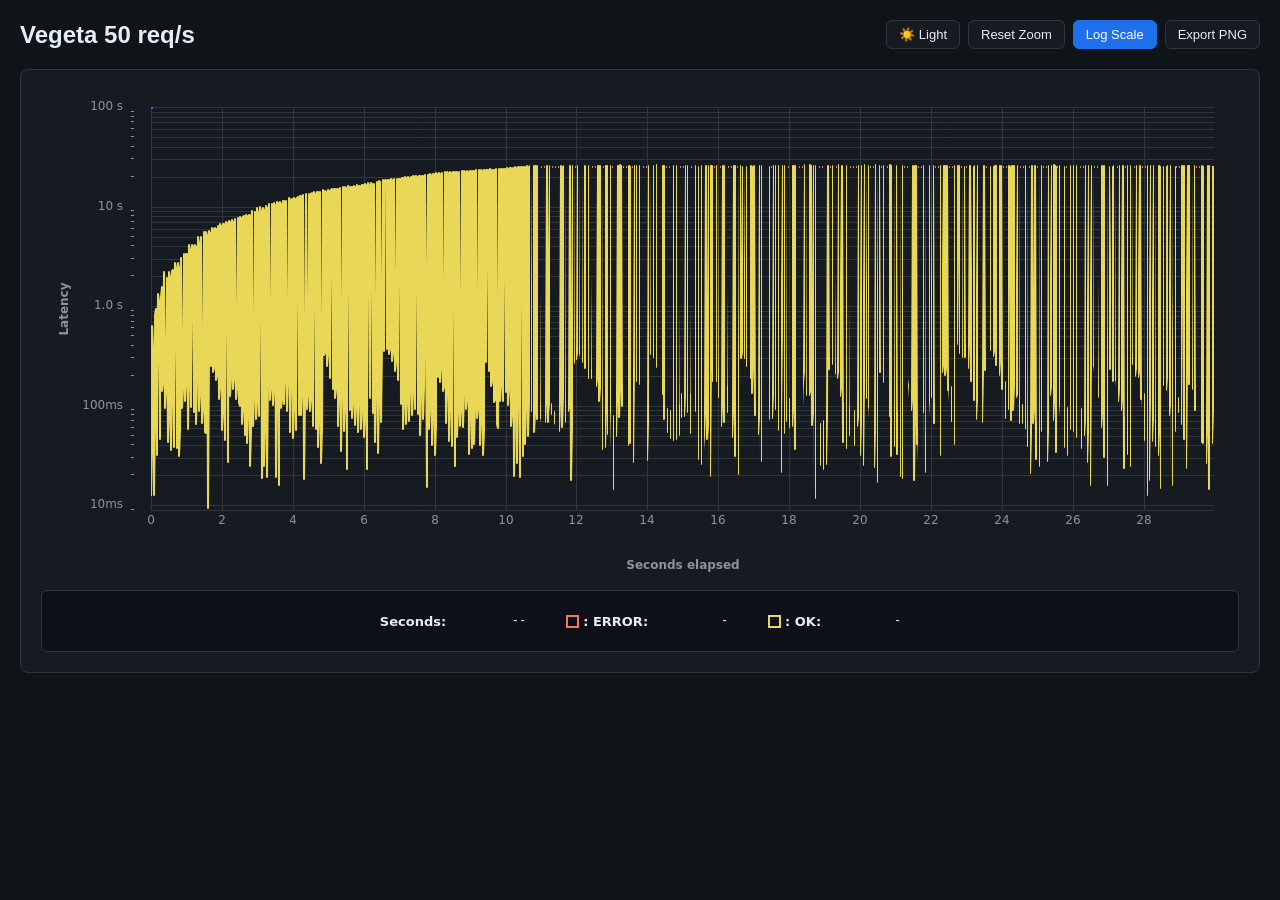
<file: docs/resultados/sustitutos/vegeta-final.html>
<!doctype html>
<html>
<head>
  <title>Vegeta 50 req/s</title>
  <meta charset="utf-8">
  <meta name="viewport" content="width=device-width, initial-scale=1">
  <style>.uplot, .uplot *, .uplot *::before, .uplot *::after {box-sizing: border-box;}.uplot {font-family: system-ui, -apple-system, "Segoe UI", Roboto, "Helvetica Neue", Arial, "Noto Sans", sans-serif, "Apple Color Emoji", "Segoe UI Emoji", "Segoe UI Symbol", "Noto Color Emoji";line-height: 1.5;width: min-content;}.u-title {text-align: center;font-size: 18px;font-weight: bold;}.u-wrap {position: relative;user-select: none;}.u-over, .u-under {position: absolute;}.u-under {overflow: hidden;}.uplot canvas {display: block;position: relative;width: 100%;height: 100%;}.u-axis {position: absolute;}.u-legend {font-size: 14px;margin: auto;text-align: center;}.u-inline {display: block;}.u-inline * {display: inline-block;}.u-inline tr {margin-right: 16px;}.u-legend th {font-weight: 600;}.u-legend th > * {vertical-align: middle;display: inline-block;}.u-legend .u-marker {width: 1em;height: 1em;margin-right: 4px;background-clip: padding-box !important;}.u-inline.u-live th::after {content: ":";vertical-align: middle;}.u-inline:not(.u-live) .u-value {display: none;}.u-series > * {padding: 4px;}.u-series th {cursor: pointer;}.u-legend .u-off > * {opacity: 0.3;}.u-select {background: rgba(0,0,0,0.07);position: absolute;pointer-events: none;}.u-cursor-x, .u-cursor-y {position: absolute;left: 0;top: 0;pointer-events: none;will-change: transform;}.u-hz .u-cursor-x, .u-vt .u-cursor-y {height: 100%;border-right: 1px dashed #607D8B;}.u-hz .u-cursor-y, .u-vt .u-cursor-x {width: 100%;border-bottom: 1px dashed #607D8B;}.u-cursor-pt {position: absolute;top: 0;left: 0;border-radius: 50%;border: 0 solid;pointer-events: none;will-change: transform;/*this has to be !important since we set inline "background" shorthand */background-clip: padding-box !important;}.u-axis.u-off, .u-select.u-off, .u-cursor-x.u-off, .u-cursor-y.u-off, .u-cursor-pt.u-off {display: none;}</style>
  <style>
    * {
      box-sizing: border-box;
    }
    
    body {
      font-family: -apple-system, BlinkMacSystemFont, 'Segoe UI', 'Roboto', 'Oxygen', 'Ubuntu', 'Cantarell', sans-serif;
      margin: 0;
      padding: 20px;
      transition: background 0.2s ease, color 0.2s ease;
    }
    
    body.dark {
      background: #0f1419;
      color: #e6edf3;
    }
    
    body.light {
      background: #ffffff;
      color: #1f2937;
    }
    
    .container {
      max-width: 1600px;
      margin: 0 auto;
    }
    
    .header {
      display: flex;
      justify-content: space-between;
      align-items: center;
      margin-bottom: 20px;
      flex-wrap: wrap;
      gap: 16px;
    }
    
    h1 {
      font-size: 24px;
      font-weight: 600;
      margin: 0;
    }
    
    .controls {
      display: flex;
      gap: 8px;
      flex-wrap: wrap;
      align-items: center;
    }
    
    .btn {
      padding: 6px 12px;
      border-radius: 6px;
      font-size: 13px;
      font-weight: 500;
      cursor: pointer;
      transition: all 0.15s ease;
      font-family: inherit;
    }
    
    body.dark .btn {
      border: 1px solid #30363d;
      background: #161b22;
      color: #e6edf3;
    }
    
    body.dark .btn:hover {
      background: #1f2937;
      border-color: #3d444d;
    }
    
    body.dark .btn:active {
      background: #0d1117;
    }
    
    body.dark .btn.active {
      background: #1f6feb;
      border-color: #1f6feb;
      color: #fff;
    }
    
    body.light .btn {
      border: 1px solid #d1d5db;
      background: #ffffff;
      color: #1f2937;
    }
    
    body.light .btn:hover {
      background: #f3f4f6;
      border-color: #9ca3af;
    }
    
    body.light .btn:active {
      background: #e5e7eb;
    }
    
    body.light .btn.active {
      background: #2563eb;
      border-color: #2563eb;
      color: #fff;
    }
    
    .chart-container {
      border-radius: 8px;
      padding: 20px;
      transition: background 0.2s ease, border-color 0.2s ease;
    }
    
    body.dark .chart-container {
      background: #161b22;
      border: 1px solid #30363d;
    }
    
    body.light .chart-container {
      background: #ffffff;
      border: 1px solid #e5e7eb;
    }
    
    .uplot {
      margin: 0 auto;
    }
    
    body.dark .uplot .u-legend {
      background: #0d1117;
      border: 1px solid #30363d;
      border-radius: 6px;
      padding: 12px;
      font-size: 13px;
    }
    
    body.light .uplot .u-legend {
      background: #f9fafb;
      border: 1px solid #e5e7eb;
      border-radius: 6px;
      padding: 12px;
      font-size: 13px;
    }
    
    .uplot .u-legend .u-series {
      cursor: pointer;
      padding: 4px 8px;
      border-radius: 4px;
      transition: background 0.15s ease;
    }
    
    .uplot .u-legend .u-value {
      font-family: 'SF Mono', 'Monaco', 'Menlo', 'Consolas', 'Liberation Mono', monospace;
      font-size: 12px;
      min-width: 80px;
      display: inline-block;
      text-align: right;
    }
    
    .uplot .u-axis text {
      font-family: 'SF Mono', 'Monaco', 'Menlo', 'Consolas', 'Liberation Mono', monospace;
    }
    
    
    body.dark .uplot .u-legend .u-series:hover {
      background: #161b22;
    }
    
    body.light .uplot .u-legend .u-series:hover {
      background: #f3f4f6;
    }
    
    .uplot .u-legend .u-series.u-off {
      opacity: 0.4;
    }
    
    .uplot .u-cursor-pt {
      background: #1f6feb;
      border: 2px solid #fff;
      border-radius: 50%;
    }
    
    body.dark .uplot .u-hz .u-cursor-x,
    body.dark .uplot .u-vt .u-cursor-y {
      border-color: #3d444d;
    }
    
    body.light .uplot .u-hz .u-cursor-x,
    body.light .uplot .u-vt .u-cursor-y {
      border-color: #d1d5db;
    }
    
    body.dark .uplot .u-select {
      background: rgba(31, 111, 235, 0.1);
      border: 1px solid #1f6feb;
    }
    
    body.light .uplot .u-select {
      background: rgba(37, 99, 235, 0.1);
      border: 1px solid #2563eb;
    }
    
    body.dark .uplot .u-axis {
      color: #8b949e;
    }
    
    body.light .uplot .u-axis {
      color: #6b7280;
    }
    
    body.dark .uplot .u-grid {
      stroke: #30363d;
    }
    
    body.light .uplot .u-grid {
      stroke: #e5e7eb;
    }
    
    @media (max-width: 768px) {
      body {
        padding: 12px;
      }
      
      .header {
        flex-direction: column;
        align-items: flex-start;
      }
      
      h1 {
        font-size: 20px;
      }
      
      .controls {
        width: 100%;
        justify-content: flex-start;
      }
      
      .chart-container {
        padding: 12px;
      }
    }
  </style>
</head>
<body class="dark">
  <div class="container">
    <div class="header">
      <h1>Vegeta 50 req/s</h1>
      <div class="controls">
        <button id="toggleTheme" class="btn">☀️ Light</button>
        <button id="resetZoom" class="btn">Reset Zoom</button>
        <button id="toggleLogScale" class="btn active">Log Scale</button>
        <button id="exportPNG" class="btn">Export PNG</button>
      </div>
    </div>
    
    <div class="chart-container">
      <div id="plot"></div>
    </div>
  </div>

  <script>/*! https://github.com/leeoniya/uPlot (v1.6.32) */
var uPlot=function(){"use strict";const l="u-off",e="u-label",t="width",n="height",i="top",o="bottom",s="left",r="right",u="#000",a=u+"0",f="mousemove",c="mousedown",h="mouseup",d="mouseenter",p="mouseleave",m="dblclick",g="change",x="dppxchange",w="--",_="undefined"!=typeof window,b=_?document:null,v=_?window:null,k=_?navigator:null;let y,M;function S(l,e){if(null!=e){let t=l.classList;!t.contains(e)&&t.add(e)}}function T(l,e){let t=l.classList;t.contains(e)&&t.remove(e)}function E(l,e,t){l.style[e]=t+"px"}function z(l,e,t,n){let i=b.createElement(l);return null!=e&&S(i,e),null!=t&&t.insertBefore(i,n),i}function D(l,e){return z("div",l,e)}const P=new WeakMap;function A(e,t,n,i,o){let s="translate("+t+"px,"+n+"px)";s!=P.get(e)&&(e.style.transform=s,P.set(e,s),0>t||0>n||t>i||n>o?S(e,l):T(e,l))}const W=new WeakMap;function Y(l,e,t){let n=e+t;n!=W.get(l)&&(W.set(l,n),l.style.background=e,l.style.borderColor=t)}const C=new WeakMap;function H(l,e,t,n){let i=e+""+t;i!=C.get(l)&&(C.set(l,i),l.style.height=t+"px",l.style.width=e+"px",l.style.marginLeft=n?-e/2+"px":0,l.style.marginTop=n?-t/2+"px":0)}const F={passive:!0},R={...F,capture:!0};function G(l,e,t,n){e.addEventListener(l,t,n?R:F)}function I(l,e,t){e.removeEventListener(l,t,F)}function L(l,e,t,n){let i;t=t||0;let o=2147483647>=(n=n||e.length-1);for(;n-t>1;)i=o?t+n>>1:sl((t+n)/2),l>e[i]?t=i:n=i;return l-e[t]>e[n]-l?n:t}function O(l){return(e,t,n)=>{let i=-1,o=-1;for(let o=t;n>=o;o++)if(l(e[o])){i=o;break}for(let i=n;i>=t;i--)if(l(e[i])){o=i;break}return[i,o]}}_&&function l(){let e=devicePixelRatio;y!=e&&(y=e,M&&I(g,M,l),M=matchMedia(`(min-resolution: ${y-.001}dppx) and (max-resolution: ${y+.001}dppx)`),G(g,M,l),v.dispatchEvent(new CustomEvent(x)))}();const N=l=>null!=l,j=l=>null!=l&&l>0,U=O(N),V=O(j);function B(l,e,t,n){let i=hl(l),o=hl(e);l==e&&(-1==i?(l*=t,e/=t):(l/=t,e*=t));let s=10==t?dl:pl,r=1==o?ul:sl,u=(1==i?sl:ul)(s(ol(l))),a=r(s(ol(e))),f=cl(t,u),c=cl(t,a);return 10==t&&(0>u&&(f=Al(f,-u)),0>a&&(c=Al(c,-a))),n||2==t?(l=f*i,e=c*o):(l=Pl(l,f),e=Dl(e,c)),[l,e]}function $(l,e,t,n){let i=B(l,e,t,n);return 0==l&&(i[0]=0),0==e&&(i[1]=0),i}const J=.1,q={mode:3,pad:J},K={pad:0,soft:null,mode:0},X={min:K,max:K};function Z(l,e,t,n){return Ol(t)?ll(l,e,t):(K.pad=t,K.soft=n?0:null,K.mode=n?3:0,ll(l,e,X))}function Q(l,e){return null==l?e:l}function ll(l,e,t){let n=t.min,i=t.max,o=Q(n.pad,0),s=Q(i.pad,0),r=Q(n.hard,-gl),u=Q(i.hard,gl),a=Q(n.soft,gl),f=Q(i.soft,-gl),c=Q(n.mode,0),h=Q(i.mode,0),d=e-l,p=dl(d),m=fl(ol(l),ol(e)),g=dl(m),x=ol(g-p);(1e-24>d||x>10)&&(d=0,0!=l&&0!=e||(d=1e-24,2==c&&a!=gl&&(o=0),2==h&&f!=-gl&&(s=0)));let w=d||m||1e3,_=dl(w),b=cl(10,sl(_)),v=Al(Pl(l-w*(0==d?0==l?.1:1:o),b/10),24),k=a>l||1!=c&&(3!=c||v>a)&&(2!=c||a>v)?gl:a,y=fl(r,k>v&&l>=k?k:al(k,v)),M=Al(Dl(e+w*(0==d?0==e?.1:1:s),b/10),24),S=e>f||1!=h&&(3!=h||f>M)&&(2!=h||M>f)?-gl:f,T=al(u,M>S&&S>=e?S:fl(S,M));return y==T&&0==y&&(T=100),[y,T]}const el=new Intl.NumberFormat(_?k.language:"en-US"),tl=l=>el.format(l),nl=Math,il=nl.PI,ol=nl.abs,sl=nl.floor,rl=nl.round,ul=nl.ceil,al=nl.min,fl=nl.max,cl=nl.pow,hl=nl.sign,dl=nl.log10,pl=nl.log2,ml=(l,e=1)=>nl.asinh(l/e),gl=1/0;function xl(l){return 1+(0|dl((l^l>>31)-(l>>31)))}function wl(l,e,t){return al(fl(l,e),t)}function _l(l){return"function"==typeof l}function bl(l){return _l(l)?l:()=>l}const vl=l=>l,kl=(l,e)=>e,yl=()=>null,Ml=()=>!0,Sl=(l,e)=>l==e,Tl=/\.\d*?(?=9{6,}|0{6,})/gm,El=l=>{if(Il(l)||Wl.has(l))return l;const e=""+l,t=e.match(Tl);if(null==t)return l;let n=t[0].length-1;if(-1!=e.indexOf("e-")){let[l,t]=e.split("e");return+`${El(l)}e${t}`}return Al(l,n)};function zl(l,e){return El(Al(El(l/e))*e)}function Dl(l,e){return El(ul(El(l/e))*e)}function Pl(l,e){return El(sl(El(l/e))*e)}function Al(l,e=0){if(Il(l))return l;let t=10**e;return rl(l*t*(1+Number.EPSILON))/t}const Wl=new Map;function Yl(l){return((""+l).split(".")[1]||"").length}function Cl(l,e,t,n){let i=[],o=n.map(Yl);for(let s=e;t>s;s++){let e=ol(s),t=Al(cl(l,s),e);for(let r=0;n.length>r;r++){let u=10==l?+`${n[r]}e${s}`:n[r]*t,a=(0>s?e:0)+(o[r]>s?o[r]:0),f=10==l?u:Al(u,a);i.push(f),Wl.set(f,a)}}return i}const Hl={},Fl=[],Rl=[null,null],Gl=Array.isArray,Il=Number.isInteger;function Ll(l){return"string"==typeof l}function Ol(l){let e=!1;if(null!=l){let t=l.constructor;e=null==t||t==Object}return e}function Nl(l){return null!=l&&"object"==typeof l}const jl=Object.getPrototypeOf(Uint8Array),Ul="__proto__";function Vl(l,e=Ol){let t;if(Gl(l)){let n=l.find((l=>null!=l));if(Gl(n)||e(n)){t=Array(l.length);for(let n=0;l.length>n;n++)t[n]=Vl(l[n],e)}else t=l.slice()}else if(l instanceof jl)t=l.slice();else if(e(l)){t={};for(let n in l)n!=Ul&&(t[n]=Vl(l[n],e))}else t=l;return t}function Bl(l){let e=arguments;for(let t=1;e.length>t;t++){let n=e[t];for(let e in n)e!=Ul&&(Ol(l[e])?Bl(l[e],Vl(n[e])):l[e]=Vl(n[e]))}return l}function $l(l,e,t){for(let n,i=0,o=-1;e.length>i;i++){let s=e[i];if(s>o){for(n=s-1;n>=0&&null==l[n];)l[n--]=null;for(n=s+1;t>n&&null==l[n];)l[o=n++]=null}}}const Jl="undefined"==typeof queueMicrotask?l=>Promise.resolve().then(l):queueMicrotask,ql=["January","February","March","April","May","June","July","August","September","October","November","December"],Kl=["Sunday","Monday","Tuesday","Wednesday","Thursday","Friday","Saturday"];function Xl(l){return l.slice(0,3)}const Zl=Kl.map(Xl),Ql=ql.map(Xl),le={MMMM:ql,MMM:Ql,WWWW:Kl,WWW:Zl};function ee(l){return(10>l?"0":"")+l}const te={YYYY:l=>l.getFullYear(),YY:l=>(l.getFullYear()+"").slice(2),MMMM:(l,e)=>e.MMMM[l.getMonth()],MMM:(l,e)=>e.MMM[l.getMonth()],MM:l=>ee(l.getMonth()+1),M:l=>l.getMonth()+1,DD:l=>ee(l.getDate()),D:l=>l.getDate(),WWWW:(l,e)=>e.WWWW[l.getDay()],WWW:(l,e)=>e.WWW[l.getDay()],HH:l=>ee(l.getHours()),H:l=>l.getHours(),h:l=>{let e=l.getHours();return 0==e?12:e>12?e-12:e},AA:l=>12>l.getHours()?"AM":"PM",aa:l=>12>l.getHours()?"am":"pm",a:l=>12>l.getHours()?"a":"p",mm:l=>ee(l.getMinutes()),m:l=>l.getMinutes(),ss:l=>ee(l.getSeconds()),s:l=>l.getSeconds(),fff:l=>function(l){return(10>l?"00":100>l?"0":"")+l}(l.getMilliseconds())};function ne(l,e){e=e||le;let t,n=[],i=/\{([a-z]+)\}|[^{]+/gi;for(;t=i.exec(l);)n.push("{"==t[0][0]?te[t[1]]:t[0]);return l=>{let t="";for(let i=0;n.length>i;i++)t+="string"==typeof n[i]?n[i]:n[i](l,e);return t}}const ie=(new Intl.DateTimeFormat).resolvedOptions().timeZone,oe=l=>l%1==0,se=[1,2,2.5,5],re=Cl(10,-32,0,se),ue=Cl(10,0,32,se),ae=ue.filter(oe),fe=re.concat(ue),ce="{YYYY}",he="\n"+ce,de="{M}/{D}",pe="\n"+de,me=pe+"/{YY}",ge="{aa}",xe="{h}:{mm}"+ge,we="\n"+xe,_e=":{ss}",be=null;function ve(l){let e=1e3*l,t=60*e,n=60*t,i=24*n,o=30*i,s=365*i;return[(1==l?Cl(10,0,3,se).filter(oe):Cl(10,-3,0,se)).concat([e,5*e,10*e,15*e,30*e,t,5*t,10*t,15*t,30*t,n,2*n,3*n,4*n,6*n,8*n,12*n,i,2*i,3*i,4*i,5*i,6*i,7*i,8*i,9*i,10*i,15*i,o,2*o,3*o,4*o,6*o,s,2*s,5*s,10*s,25*s,50*s,100*s]),[[s,ce,be,be,be,be,be,be,1],[28*i,"{MMM}",he,be,be,be,be,be,1],[i,de,he,be,be,be,be,be,1],[n,"{h}"+ge,me,be,pe,be,be,be,1],[t,xe,me,be,pe,be,be,be,1],[e,_e,me+" "+xe,be,pe+" "+xe,be,we,be,1],[l,_e+".{fff}",me+" "+xe,be,pe+" "+xe,be,we,be,1]],function(e){return(r,u,a,f,c,h)=>{let d=[],p=c>=s,m=c>=o&&s>c,g=e(a),x=Al(g*l,3),w=Pe(g.getFullYear(),p?0:g.getMonth(),m||p?1:g.getDate()),_=Al(w*l,3);if(m||p){let t=m?c/o:0,n=p?c/s:0,i=x==_?x:Al(Pe(w.getFullYear()+n,w.getMonth()+t,1)*l,3),r=new Date(rl(i/l)),u=r.getFullYear(),a=r.getMonth();for(let o=0;f>=i;o++){let s=Pe(u+n*o,a+t*o,1),r=s-e(Al(s*l,3));i=Al((+s+r)*l,3),i>f||d.push(i)}}else{let o=i>c?c:i,s=_+(sl(a)-sl(x))+Dl(x-_,o);d.push(s);let p=e(s),m=p.getHours()+p.getMinutes()/t+p.getSeconds()/n,g=c/n,w=h/r.axes[u]._space;for(;s=Al(s+c,1==l?0:3),f>=s;)if(g>1){let l=sl(Al(m+g,6))%24,t=e(s).getHours()-l;t>1&&(t=-1),s-=t*n,m=(m+g)%24,.7>Al((s-d[d.length-1])/c,3)*w||d.push(s)}else d.push(s)}return d}}]}const[ke,ye,Me]=ve(1),[Se,Te,Ee]=ve(.001);function ze(l,e){return l.map((l=>l.map(((t,n)=>0==n||8==n||null==t?t:e(1==n||0==l[8]?t:l[1]+t)))))}function De(l,e){return(t,n,i,o,s)=>{let r,u,a,f,c,h,d=e.find((l=>s>=l[0]))||e[e.length-1];return n.map((e=>{let t=l(e),n=t.getFullYear(),i=t.getMonth(),o=t.getDate(),s=t.getHours(),p=t.getMinutes(),m=t.getSeconds(),g=n!=r&&d[2]||i!=u&&d[3]||o!=a&&d[4]||s!=f&&d[5]||p!=c&&d[6]||m!=h&&d[7]||d[1];return r=n,u=i,a=o,f=s,c=p,h=m,g(t)}))}}function Pe(l,e,t){return new Date(l,e,t)}function Ae(l,e){return e(l)}function We(l,e){return(t,n,i,o)=>null==o?w:e(l(n))}Cl(2,-53,53,[1]);const Ye={show:!0,live:!0,isolate:!1,mount:()=>{},markers:{show:!0,width:2,stroke:function(l,e){let t=l.series[e];return t.width?t.stroke(l,e):t.points.width?t.points.stroke(l,e):null},fill:function(l,e){return l.series[e].fill(l,e)},dash:"solid"},idx:null,idxs:null,values:[]},Ce=[0,0];function He(l,e,t,n=!0){return l=>{0==l.button&&(!n||l.target==e)&&t(l)}}function Fe(l,e,t,n=!0){return l=>{(!n||l.target==e)&&t(l)}}const Re={show:!0,x:!0,y:!0,lock:!1,move:function(l,e,t){return Ce[0]=e,Ce[1]=t,Ce},points:{one:!1,show:function(l,e){let i=l.cursor.points,o=D(),s=i.size(l,e);E(o,t,s),E(o,n,s);let r=s/-2;E(o,"marginLeft",r),E(o,"marginTop",r);let u=i.width(l,e,s);return u&&E(o,"borderWidth",u),o},size:function(l,e){return l.series[e].points.size},width:0,stroke:function(l,e){let t=l.series[e].points;return t._stroke||t._fill},fill:function(l,e){let t=l.series[e].points;return t._fill||t._stroke}},bind:{mousedown:He,mouseup:He,click:He,dblclick:He,mousemove:Fe,mouseleave:Fe,mouseenter:Fe},drag:{setScale:!0,x:!0,y:!1,dist:0,uni:null,click:(l,e)=>{e.stopPropagation(),e.stopImmediatePropagation()},_x:!1,_y:!1},focus:{dist:(l,e,t,n,i)=>n-i,prox:-1,bias:0},hover:{skip:[void 0],prox:null,bias:0},left:-10,top:-10,idx:null,dataIdx:null,idxs:null,event:null},Ge={show:!0,stroke:"rgba(0,0,0,0.07)",width:2},Ie=Bl({},Ge,{filter:kl}),Le=Bl({},Ie,{size:10}),Oe=Bl({},Ge,{show:!1}),Ne='12px system-ui, -apple-system, "Segoe UI", Roboto, "Helvetica Neue", Arial, "Noto Sans", sans-serif, "Apple Color Emoji", "Segoe UI Emoji", "Segoe UI Symbol", "Noto Color Emoji"',je="bold "+Ne,Ue={show:!0,scale:"x",stroke:u,space:50,gap:5,alignTo:1,size:50,labelGap:0,labelSize:30,labelFont:je,side:2,grid:Ie,ticks:Le,border:Oe,font:Ne,lineGap:1.5,rotate:0},Ve={show:!0,scale:"x",auto:!1,sorted:1,min:gl,max:-gl,idxs:[]};function Be(l,e){return e.map((l=>null==l?"":tl(l)))}function $e(l,e,t,n,i,o,s){let r=[],u=Wl.get(i)||0;for(let l=t=s?t:Al(Dl(t,i),u);n>=l;l=Al(l+i,u))r.push(Object.is(l,-0)?0:l);return r}function Je(l,e,t,n,i){const o=[],s=l.scales[l.axes[e].scale].log,r=sl((10==s?dl:pl)(t));i=cl(s,r),10==s&&(i=fe[L(i,fe)]);let u=t,a=i*s;10==s&&(a=fe[L(a,fe)]);do{o.push(u),u+=i,10!=s||Wl.has(u)||(u=Al(u,Wl.get(i))),a>u||(a=(i=u)*s,10==s&&(a=fe[L(a,fe)]))}while(n>=u);return o}function qe(l,e,t,n,i){let o=l.scales[l.axes[e].scale].asinh,s=n>o?Je(l,e,fl(o,t),n,i):[o],r=0>n||t>0?[]:[0];return(-o>t?Je(l,e,fl(o,-n),-t,i):[o]).reverse().map((l=>-l)).concat(r,s)}const Ke=/./,Xe=/[12357]/,Ze=/[125]/,Qe=/1/,lt=(l,e,t,n)=>l.map(((l,i)=>4==e&&0==l||i%n==0&&t.test(l.toExponential()[0>l?1:0])?l:null));function et(l,e,t){let n=l.axes[t],i=n.scale,o=l.scales[i],s=l.valToPos,r=n._space,u=s(10,i),a=s(9,i)-u<r?s(7,i)-u<r?s(5,i)-u<r?Qe:Ze:Xe:Ke;if(a==Qe){let l=ol(s(1,i)-u);if(r>l)return lt(e.slice().reverse(),o.distr,a,ul(r/l)).reverse()}return lt(e,o.distr,a,1)}function tt(l,e,t){let n=l.axes[t],i=n.scale,o=n._space,s=l.valToPos,r=ol(s(1,i)-s(2,i));return o>r?lt(e.slice().reverse(),3,Ke,ul(o/r)).reverse():e}function nt(l,e,t,n){return null==n?w:null==e?"":tl(e)}const it={show:!0,scale:"y",stroke:u,space:30,gap:5,alignTo:1,size:50,labelGap:0,labelSize:30,labelFont:je,side:3,grid:Ie,ticks:Le,border:Oe,font:Ne,lineGap:1.5,rotate:0},ot={scale:null,auto:!0,sorted:0,min:gl,max:-gl},st=(l,e,t,n,i)=>i,rt={show:!0,auto:!0,sorted:0,gaps:st,alpha:1,facets:[Bl({},ot,{scale:"x"}),Bl({},ot,{scale:"y"})]},ut={scale:"y",auto:!0,sorted:0,show:!0,spanGaps:!1,gaps:st,alpha:1,points:{show:function(l,e){let{scale:t,idxs:n}=l.series[0],i=l._data[0],o=l.valToPos(i[n[0]],t,!0),s=l.valToPos(i[n[1]],t,!0);return ol(s-o)/(l.series[e].points.space*y)>=n[1]-n[0]},filter:null},values:null,min:gl,max:-gl,idxs:[],path:null,clip:null};function at(l,e,t){return t/10}const ft={time:!0,auto:!0,distr:1,log:10,asinh:1,min:null,max:null,dir:1,ori:0},ct=Bl({},ft,{time:!1,ori:1}),ht={};function dt(l){let e=ht[l];return e||(e={key:l,plots:[],sub(l){e.plots.push(l)},unsub(l){e.plots=e.plots.filter((e=>e!=l))},pub(l,t,n,i,o,s,r){for(let u=0;e.plots.length>u;u++)e.plots[u]!=t&&e.plots[u].pub(l,t,n,i,o,s,r)}},null!=l&&(ht[l]=e)),e}function pt(l,e,t){const n=l.mode,i=l.series[e],o=2==n?l._data[e]:l._data,s=l.scales,r=l.bbox;let u=o[0],a=2==n?o[1]:o[e],f=2==n?s[i.facets[0].scale]:s[l.series[0].scale],c=2==n?s[i.facets[1].scale]:s[i.scale],h=r.left,d=r.top,p=r.width,m=r.height,g=l.valToPosH,x=l.valToPosV;return 0==f.ori?t(i,u,a,f,c,g,x,h,d,p,m,kt,Mt,Tt,zt,Pt):t(i,u,a,f,c,x,g,d,h,m,p,yt,St,Et,Dt,At)}function mt(l,e){let t=0,n=0,i=Q(l.bands,Fl);for(let l=0;i.length>l;l++){let o=i[l];o.series[0]==e?t=o.dir:o.series[1]==e&&(n|=1==o.dir?1:2)}return[t,1==n?-1:2==n?1:3==n?2:0]}function gt(l,e,t,n,i){let o=l.series[e],s=l.scales[2==l.mode?o.facets[1].scale:o.scale];return-1==i?s.min:1==i?s.max:3==s.distr?1==s.dir?s.min:s.max:0}function xt(l,e,t,n,i,o){return pt(l,e,((l,e,s,r,u,a,f,c,h,d,p)=>{let m=l.pxRound;const g=0==r.ori?Mt:St;let x,w;1==r.dir*(0==r.ori?1:-1)?(x=t,w=n):(x=n,w=t);let _=m(a(e[x],r,d,c)),b=m(f(s[x],u,p,h)),v=m(a(e[w],r,d,c)),k=m(f(1==o?u.max:u.min,u,p,h)),y=new Path2D(i);return g(y,v,k),g(y,_,k),g(y,_,b),y}))}function wt(l,e,t,n,i,o){let s=null;if(l.length>0){s=new Path2D;const r=0==e?Tt:Et;let u=t;for(let e=0;l.length>e;e++){let t=l[e];if(t[1]>t[0]){let l=t[0]-u;l>0&&r(s,u,n,l,n+o),u=t[1]}}let a=t+i-u,f=10;a>0&&r(s,u,n-f/2,a,n+o+f)}return s}function _t(l,e,t,n,i,o,s){let r=[],u=l.length;for(let a=1==i?t:n;a>=t&&n>=a;a+=i)if(null===e[a]){let f=a,c=a;if(1==i)for(;++a<=n&&null===e[a];)c=a;else for(;--a>=t&&null===e[a];)c=a;let h=o(l[f]),d=c==f?h:o(l[c]),p=f-i;h=s>0||0>p||p>=u?h:o(l[p]);let m=c+i;d=0>s||0>m||m>=u?d:o(l[m]),h>d||r.push([h,d])}return r}function bt(l){return 0==l?vl:1==l?rl:e=>zl(e,l)}function vt(l){let e=0==l?kt:yt,t=0==l?(l,e,t,n,i,o)=>{l.arcTo(e,t,n,i,o)}:(l,e,t,n,i,o)=>{l.arcTo(t,e,i,n,o)},n=0==l?(l,e,t,n,i)=>{l.rect(e,t,n,i)}:(l,e,t,n,i)=>{l.rect(t,e,i,n)};return(l,i,o,s,r,u=0,a=0)=>{0==u&&0==a?n(l,i,o,s,r):(u=al(u,s/2,r/2),a=al(a,s/2,r/2),e(l,i+u,o),t(l,i+s,o,i+s,o+r,u),t(l,i+s,o+r,i,o+r,a),t(l,i,o+r,i,o,a),t(l,i,o,i+s,o,u),l.closePath())}}const kt=(l,e,t)=>{l.moveTo(e,t)},yt=(l,e,t)=>{l.moveTo(t,e)},Mt=(l,e,t)=>{l.lineTo(e,t)},St=(l,e,t)=>{l.lineTo(t,e)},Tt=vt(0),Et=vt(1),zt=(l,e,t,n,i,o)=>{l.arc(e,t,n,i,o)},Dt=(l,e,t,n,i,o)=>{l.arc(t,e,n,i,o)},Pt=(l,e,t,n,i,o,s)=>{l.bezierCurveTo(e,t,n,i,o,s)},At=(l,e,t,n,i,o,s)=>{l.bezierCurveTo(t,e,i,n,s,o)};function Wt(){return(l,e,t,n,i)=>pt(l,e,((e,o,s,r,u,a,f,c,h,d,p)=>{let m,g,{pxRound:x,points:w}=e;0==r.ori?(m=kt,g=zt):(m=yt,g=Dt);const _=Al(w.width*y,3);let b=(w.size-w.width)/2*y,v=Al(2*b,3),k=new Path2D,M=new Path2D,{left:S,top:T,width:E,height:z}=l.bbox;Tt(M,S-v,T-v,E+2*v,z+2*v);const D=l=>{if(null!=s[l]){let e=x(a(o[l],r,d,c)),t=x(f(s[l],u,p,h));m(k,e+b,t),g(k,e,t,b,0,2*il)}};if(i)i.forEach(D);else for(let l=t;n>=l;l++)D(l);return{stroke:_>0?k:null,fill:k,clip:M,flags:3}}))}function Yt(l){return(e,t,n,i,o,s)=>{n!=i&&(o!=n&&s!=n&&l(e,t,n),o!=i&&s!=i&&l(e,t,i),l(e,t,s))}}const Ct=Yt(Mt),Ht=Yt(St);function Ft(l){const e=Q(l?.alignGaps,0);return(l,t,n,i)=>pt(l,t,((o,s,r,u,a,f,c,h,d,p,m)=>{[n,i]=U(r,n,i);let g,x,w=o.pxRound,_=l=>w(f(l,u,p,h)),b=l=>w(c(l,a,m,d));0==u.ori?(g=Mt,x=Ct):(g=St,x=Ht);const v=u.dir*(0==u.ori?1:-1),k={stroke:new Path2D,fill:null,clip:null,band:null,gaps:null,flags:1},y=k.stroke;let M=!1;if(i-n<4*p)for(let l=1==v?n:i;l>=n&&i>=l;l+=v){let e=r[l];null===e?M=!0:null!=e&&g(y,_(s[l]),b(e))}else{let e,t,o,a=e=>l.posToVal(e,u.key,!0),f=null,c=null,h=_(s[1==v?n:i]),d=_(s[n]),p=_(s[i]),m=a(1==v?d+1:p-1);for(let l=1==v?n:i;l>=n&&i>=l;l+=v){let n=s[l],i=(1==v?m>n:n>m)?h:_(n),o=r[l];i==h?null!=o?(t=o,null==f?(g(y,i,b(t)),e=f=c=t):f>t?f=t:t>c&&(c=t)):null===o&&(M=!0):(null!=f&&x(y,h,b(f),b(c),b(e),b(t)),null!=o?(t=o,g(y,i,b(t)),f=c=e=t):(f=c=null,null===o&&(M=!0)),h=i,m=a(h+v))}null!=f&&f!=c&&o!=h&&x(y,h,b(f),b(c),b(e),b(t))}let[S,T]=mt(l,t);if(null!=o.fill||0!=S){let e=k.fill=new Path2D(y),r=b(o.fillTo(l,t,o.min,o.max,S)),u=_(s[n]),a=_(s[i]);-1==v&&([a,u]=[u,a]),g(e,a,r),g(e,u,r)}if(!o.spanGaps){let a=[];M&&a.push(..._t(s,r,n,i,v,_,e)),k.gaps=a=o.gaps(l,t,n,i,a),k.clip=wt(a,u.ori,h,d,p,m)}return 0!=T&&(k.band=2==T?[xt(l,t,n,i,y,-1),xt(l,t,n,i,y,1)]:xt(l,t,n,i,y,T)),k}))}function Rt(l,e,t,n,i,o,s=gl){if(l.length>1){let r=null;for(let u=0,a=1/0;l.length>u;u++)if(void 0!==e[u]){if(null!=r){let e=ol(l[u]-l[r]);a>e&&(a=e,s=ol(t(l[u],n,i,o)-t(l[r],n,i,o)))}r=u}}return s}function Gt(l,e,t,n,i){const o=l.length;if(2>o)return null;const s=new Path2D;if(t(s,l[0],e[0]),2==o)n(s,l[1],e[1]);else{let t=Array(o),n=Array(o-1),r=Array(o-1),u=Array(o-1);for(let t=0;o-1>t;t++)r[t]=e[t+1]-e[t],u[t]=l[t+1]-l[t],n[t]=r[t]/u[t];t[0]=n[0];for(let l=1;o-1>l;l++)0===n[l]||0===n[l-1]||n[l-1]>0!=n[l]>0?t[l]=0:(t[l]=3*(u[l-1]+u[l])/((2*u[l]+u[l-1])/n[l-1]+(u[l]+2*u[l-1])/n[l]),isFinite(t[l])||(t[l]=0));t[o-1]=n[o-2];for(let n=0;o-1>n;n++)i(s,l[n]+u[n]/3,e[n]+t[n]*u[n]/3,l[n+1]-u[n]/3,e[n+1]-t[n+1]*u[n]/3,l[n+1],e[n+1])}return s}const It=new Set;function Lt(){for(let l of It)l.syncRect(!0)}_&&(G("resize",v,Lt),G("scroll",v,Lt,!0),G(x,v,(()=>{en.pxRatio=y})));const Ot=Ft(),Nt=Wt();function jt(l,e,t,n){return(n?[l[0],l[1]].concat(l.slice(2)):[l[0]].concat(l.slice(1))).map(((l,n)=>Ut(l,n,e,t)))}function Ut(l,e,t,n){return Bl({},0==e?t:n,l)}function Vt(l,e,t){return null==e?Rl:[e,t]}const Bt=Vt;function $t(l,e,t){return null==e?Rl:Z(e,t,J,!0)}function Jt(l,e,t,n){return null==e?Rl:B(e,t,l.scales[n].log,!1)}const qt=Jt;function Kt(l,e,t,n){return null==e?Rl:$(e,t,l.scales[n].log,!1)}const Xt=Kt;function Zt(l,e,t,n,i){let o=fl(xl(l),xl(e)),s=e-l,r=L(i/n*s,t);do{let l=t[r],e=n*l/s;if(e>=i&&17>=o+(5>l?Wl.get(l):0))return[l,e]}while(++r<t.length);return[0,0]}function Qt(l){let e,t;return[l=l.replace(/(\d+)px/,((l,n)=>(e=rl((t=+n)*y))+"px")),e,t]}function ln(l){l.show&&[l.font,l.labelFont].forEach((l=>{let e=Al(l[2]*y,1);l[0]=l[0].replace(/[0-9.]+px/,e+"px"),l[1]=e}))}function en(u,g,_){const k={mode:Q(u.mode,1)},M=k.mode;function P(l,e,t,n){let i=e.valToPct(l);return n+t*(-1==e.dir?1-i:i)}function W(l,e,t,n){let i=e.valToPct(l);return n+t*(-1==e.dir?i:1-i)}function C(l,e,t,n){return 0==e.ori?P(l,e,t,n):W(l,e,t,n)}k.valToPosH=P,k.valToPosV=W;let F=!1;k.status=0;const R=k.root=D("uplot");null!=u.id&&(R.id=u.id),S(R,u.class),u.title&&(D("u-title",R).textContent=u.title);const O=z("canvas"),K=k.ctx=O.getContext("2d"),X=D("u-wrap",R);G("click",X,(l=>{l.target===el&&(Nn!=Gn||jn!=In)&&Zn.click(k,l)}),!0);const ll=k.under=D("u-under",X);X.appendChild(O);const el=k.over=D("u-over",X),tl=+Q((u=Vl(u)).pxAlign,1),sl=bt(tl);(u.plugins||[]).forEach((l=>{l.opts&&(u=l.opts(k,u)||u)}));const hl=u.ms||.001,pl=k.series=1==M?jt(u.series||[],Ve,ut,!1):function(l,e){return l.map(((l,t)=>0==t?{}:Bl({},e,l)))}(u.series||[null],rt),xl=k.axes=jt(u.axes||[],Ue,it,!0),vl=k.scales={},Tl=k.bands=u.bands||[];Tl.forEach((l=>{l.fill=bl(l.fill||null),l.dir=Q(l.dir,-1)}));const El=2==M?pl[1].facets[0].scale:pl[0].scale,Dl={axes:function(){for(let l=0;xl.length>l;l++){let e=xl[l];if(!e.show||!e._show)continue;let t,n,u=e.side,a=u%2,f=e.stroke(k,l),c=0==u||3==u?-1:1,[h,d]=e._found;if(null!=e.label){let s=rl((e._lpos+e.labelGap*c)*y);_n(e.labelFont[0],f,"center",2==u?i:o),K.save(),1==a?(t=n=0,K.translate(s,rl(lt+st/2)),K.rotate((3==u?-il:il)/2)):(t=rl(Qe+ot/2),n=s);let r=_l(e.label)?e.label(k,l,h,d):e.label;K.fillText(r,t,n),K.restore()}if(0==d)continue;let p=vl[e.scale],m=0==a?ot:st,g=0==a?Qe:lt,x=e._splits,w=2==p.distr?x.map((l=>pn[l])):x,_=2==p.distr?pn[x[1]]-pn[x[0]]:h,b=e.ticks,v=e.border,M=b.show?b.size:0,S=rl(M*y),T=rl((2==e.alignTo?e._size-M-e.gap:e.gap)*y),E=e._rotate*-il/180,z=sl(e._pos*y),D=z+(S+T)*c;n=0==a?D:0,t=1==a?D:0,_n(e.font[0],f,1==e.align?s:2==e.align?r:E>0?s:0>E?r:0==a?"center":3==u?r:s,E||1==a?"middle":2==u?i:o);let P=e.font[1]*e.lineGap,A=x.map((l=>sl(C(l,p,m,g)))),W=e._values;for(let l=0;W.length>l;l++){let e=W[l];if(null!=e){0==a?t=A[l]:n=A[l],e=""+e;let i=-1==e.indexOf("\n")?[e]:e.split(/\n/gm);for(let l=0;i.length>l;l++){let e=i[l];E?(K.save(),K.translate(t,n+l*P),K.rotate(E),K.fillText(e,0,0),K.restore()):K.fillText(e,t,n+l*P)}}}b.show&&zn(A,b.filter(k,w,l,d,_),a,u,z,S,Al(b.width*y,3),b.stroke(k,l),b.dash,b.cap);let Y=e.grid;Y.show&&zn(A,Y.filter(k,w,l,d,_),a,0==a?2:1,0==a?lt:Qe,0==a?st:ot,Al(Y.width*y,3),Y.stroke(k,l),Y.dash,Y.cap),v.show&&zn([z],[1],0==a?1:0,0==a?1:2,1==a?lt:Qe,1==a?st:ot,Al(v.width*y,3),v.stroke(k,l),v.dash,v.cap)}Ci("drawAxes")},series:function(){if(Gt>0){let l=pl.some((l=>l._focus))&&dn!=Tt.alpha;l&&(K.globalAlpha=dn=Tt.alpha),pl.forEach(((l,e)=>{if(e>0&&l.show&&(kn(e,!1),kn(e,!0),null==l._paths)){let t=dn;dn!=l.alpha&&(K.globalAlpha=dn=l.alpha);let n=2==M?[0,g[e][0].length-1]:function(l){let e=wl(Lt-1,0,Gt-1),t=wl(en+1,0,Gt-1);for(;null==l[e]&&e>0;)e--;for(;null==l[t]&&Gt-1>t;)t++;return[e,t]}(g[e]);l._paths=l.paths(k,e,n[0],n[1]),dn!=t&&(K.globalAlpha=dn=t)}})),pl.forEach(((l,e)=>{if(e>0&&l.show){let t=dn;dn!=l.alpha&&(K.globalAlpha=dn=l.alpha),null!=l._paths&&yn(e,!1);{let t=null!=l._paths?l._paths.gaps:null,n=l.points.show(k,e,Lt,en,t),i=l.points.filter(k,e,n,t);(n||i)&&(l.points._paths=l.points.paths(k,e,Lt,en,i),yn(e,!0))}dn!=t&&(K.globalAlpha=dn=t),Ci("drawSeries",e)}})),l&&(K.globalAlpha=dn=1)}}},Pl=(u.drawOrder||["axes","series"]).map((l=>Dl[l]));function Cl(l){const e=3==l.distr?e=>dl(e>0?e:l.clamp(k,e,l.min,l.max,l.key)):4==l.distr?e=>ml(e,l.asinh):100==l.distr?e=>l.fwd(e):l=>l;return t=>{let n=e(t),{_min:i,_max:o}=l;return(n-i)/(o-i)}}function Il(l){let e=vl[l];if(null==e){let t=(u.scales||Hl)[l]||Hl;if(null!=t.from){Il(t.from);let e=Bl({},vl[t.from],t,{key:l});e.valToPct=Cl(e),vl[l]=e}else{e=vl[l]=Bl({},l==El?ft:ct,t),e.key=l;let n=e.time,i=e.range,o=Gl(i);if((l!=El||2==M&&!n)&&(!o||null!=i[0]&&null!=i[1]||(i={min:null==i[0]?q:{mode:1,hard:i[0],soft:i[0]},max:null==i[1]?q:{mode:1,hard:i[1],soft:i[1]}},o=!1),!o&&Ol(i))){let l=i;i=(e,t,n)=>null==t?Rl:Z(t,n,l)}e.range=bl(i||(n?Bt:l==El?3==e.distr?qt:4==e.distr?Xt:Vt:3==e.distr?Jt:4==e.distr?Kt:$t)),e.auto=bl(!o&&e.auto),e.clamp=bl(e.clamp||at),e._min=e._max=null,e.valToPct=Cl(e)}}}Il("x"),Il("y"),1==M&&pl.forEach((l=>{Il(l.scale)})),xl.forEach((l=>{Il(l.scale)}));for(let l in u.scales)Il(l);const jl=vl[El],Ul=jl.distr;let $l,ql;0==jl.ori?(S(R,"u-hz"),$l=P,ql=W):(S(R,"u-vt"),$l=W,ql=P);const Kl={};for(let l in vl){let e=vl[l];null==e.min&&null==e.max||(Kl[l]={min:e.min,max:e.max},e.min=e.max=null)}const Xl=u.tzDate||(l=>new Date(rl(l/hl))),Zl=u.fmtDate||ne,Ql=1==hl?Me(Xl):Ee(Xl),le=De(Xl,ze(1==hl?ye:Te,Zl)),ee=We(Xl,Ae("{YYYY}-{MM}-{DD} {h}:{mm}{aa}",Zl)),te=[],ie=k.legend=Bl({},Ye,u.legend),oe=k.cursor=Bl({},Re,{drag:{y:2==M}},u.cursor),se=ie.show,re=oe.show,ue=ie.markers;let ce,he,de;ie.idxs=te,ue.width=bl(ue.width),ue.dash=bl(ue.dash),ue.stroke=bl(ue.stroke),ue.fill=bl(ue.fill);let pe,me=[],ge=[],xe=!1,we={};if(ie.live){const l=pl[1]?pl[1].values:null;xe=null!=l,pe=xe?l(k,1,0):{_:0};for(let l in pe)we[l]=w}if(se)if(ce=z("table","u-legend",R),de=z("tbody",null,ce),ie.mount(k,ce),xe){he=z("thead",null,ce,de);let l=z("tr",null,he);for(var _e in z("th",null,l),pe)z("th",e,l).textContent=_e}else S(ce,"u-inline"),ie.live&&S(ce,"u-live");const be={show:!0},ve={show:!1},Pe=new Map;function Ce(l,e,t,n=!0){const i=Pe.get(e)||{},o=oe.bind[l](k,e,t,n);o&&(G(l,e,i[l]=o),Pe.set(e,i))}function He(l,e){const t=Pe.get(e)||{};for(let n in t)null!=l&&n!=l||(I(n,e,t[n]),delete t[n]);null==l&&Pe.delete(e)}let Fe=0,Ge=0,Ie=0,Le=0,Oe=0,Ne=0,je=Oe,Ke=Ne,Xe=Ie,Ze=Le,Qe=0,lt=0,ot=0,st=0;k.bbox={};let ht=!1,pt=!1,mt=!1,xt=!1,wt=!1,_t=!1;function vt(l,e,t){(t||l!=k.width||e!=k.height)&&kt(l,e),An(!1),mt=!0,pt=!0,Jn()}function kt(l,e){k.width=Fe=Ie=l,k.height=Ge=Le=e,Oe=Ne=0,function(){let l=!1,e=!1,t=!1,n=!1;xl.forEach((i=>{if(i.show&&i._show){let{side:o,_size:s}=i,r=s+(null!=i.label?i.labelSize:0);r>0&&(o%2?(Ie-=r,3==o?(Oe+=r,n=!0):t=!0):(Le-=r,0==o?(Ne+=r,l=!0):e=!0))}})),Ct[0]=l,Ct[1]=t,Ct[2]=e,Ct[3]=n,Ie-=Rt[1]+Rt[3],Oe+=Rt[3],Le-=Rt[2]+Rt[0],Ne+=Rt[0]}(),function(){let l=Oe+Ie,e=Ne+Le,t=Oe,n=Ne;function i(i,o){switch(i){case 1:return l+=o,l-o;case 2:return e+=o,e-o;case 3:return t-=o,t+o;case 0:return n-=o,n+o}}xl.forEach((l=>{if(l.show&&l._show){let e=l.side;l._pos=i(e,l._size),null!=l.label&&(l._lpos=i(e,l.labelSize))}}))}();let t=k.bbox;Qe=t.left=zl(Oe*y,.5),lt=t.top=zl(Ne*y,.5),ot=t.width=zl(Ie*y,.5),st=t.height=zl(Le*y,.5)}const yt=3;if(k.setSize=function({width:l,height:e}){vt(l,e)},null==oe.dataIdx){let l=oe.hover,e=l.skip=new Set(l.skip??[]);e.add(void 0);let t=l.prox=bl(l.prox),n=l.bias??=0;oe.dataIdx=(l,i,o,s)=>{if(0==i)return o;let r=o,u=t(l,i,o,s)??gl,a=u>=0&&gl>u,f=0==jl.ori?Ie:Le,c=oe.left,h=g[0],d=g[i];if(e.has(d[o])){r=null;let l,t=null,i=null;if(0==n||-1==n)for(l=o;null==t&&l-- >0;)e.has(d[l])||(t=l);if(0==n||1==n)for(l=o;null==i&&l++<d.length;)e.has(d[l])||(i=l);if(null!=t||null!=i)if(a){let l=c-(null==t?-1/0:$l(h[t],jl,f,0)),e=(null==i?1/0:$l(h[i],jl,f,0))-c;l>e?e>u||(r=i):l>u||(r=t)}else r=null==i?t:null==t||o-t>i-o?i:t}else a&&ol(c-$l(h[o],jl,f,0))>u&&(r=null);return r}}const Mt=l=>{oe.event=l};oe.idxs=te,oe._lock=!1;let St=oe.points;St.show=bl(St.show),St.size=bl(St.size),St.stroke=bl(St.stroke),St.width=bl(St.width),St.fill=bl(St.fill);const Tt=k.focus=Bl({},u.focus||{alpha:.3},oe.focus),Et=Tt.prox>=0,zt=Et&&St.one;let Dt=[],Pt=[],At=[];function Wt(l,e){let t=St.show(k,e);if(t instanceof HTMLElement)return S(t,"u-cursor-pt"),S(t,l.class),A(t,-10,-10,Ie,Le),el.insertBefore(t,Dt[e]),t}function Yt(t,n){if(1==M||n>0){let l=1==M&&vl[t.scale].time,e=t.value;t.value=l?Ll(e)?We(Xl,Ae(e,Zl)):e||ee:e||nt,t.label=t.label||(l?"Time":"Value")}if(zt||n>0){t.width=null==t.width?1:t.width,t.paths=t.paths||Ot||yl,t.fillTo=bl(t.fillTo||gt),t.pxAlign=+Q(t.pxAlign,tl),t.pxRound=bt(t.pxAlign),t.stroke=bl(t.stroke||null),t.fill=bl(t.fill||null),t._stroke=t._fill=t._paths=t._focus=null;let l=function(l){return Al(1*(3+2*(l||1)),3)}(fl(1,t.width)),e=t.points=Bl({},{size:l,width:fl(1,.2*l),stroke:t.stroke,space:2*l,paths:Nt,_stroke:null,_fill:null},t.points);e.show=bl(e.show),e.filter=bl(e.filter),e.fill=bl(e.fill),e.stroke=bl(e.stroke),e.paths=bl(e.paths),e.pxAlign=t.pxAlign}if(se){let i=function(t,n){if(0==n&&(xe||!ie.live||2==M))return Rl;let i=[],o=z("tr","u-series",de,de.childNodes[n]);S(o,t.class),t.show||S(o,l);let s=z("th",null,o);if(ue.show){let l=D("u-marker",s);if(n>0){let e=ue.width(k,n);e&&(l.style.border=e+"px "+ue.dash(k,n)+" "+ue.stroke(k,n)),l.style.background=ue.fill(k,n)}}let r=D(e,s);for(var u in t.label instanceof HTMLElement?r.appendChild(t.label):r.textContent=t.label,n>0&&(ue.show||(r.style.color=t.width>0?ue.stroke(k,n):ue.fill(k,n)),Ce("click",s,(l=>{if(oe._lock)return;Mt(l);let e=pl.indexOf(t);if((l.ctrlKey||l.metaKey)!=ie.isolate){let l=pl.some(((l,t)=>t>0&&t!=e&&l.show));pl.forEach(((t,n)=>{n>0&&oi(n,l?n==e?be:ve:be,!0,Fi.setSeries)}))}else oi(e,{show:!t.show},!0,Fi.setSeries)}),!1),Et&&Ce(d,s,(l=>{oe._lock||(Mt(l),oi(pl.indexOf(t),ai,!0,Fi.setSeries))}),!1)),pe){let l=z("td","u-value",o);l.textContent="--",i.push(l)}return[o,i]}(t,n);me.splice(n,0,i[0]),ge.splice(n,0,i[1]),ie.values.push(null)}if(re){te.splice(n,0,null);let l=null;zt?0==n&&(l=Wt(t,n)):n>0&&(l=Wt(t,n)),Dt.splice(n,0,l),Pt.splice(n,0,0),At.splice(n,0,0)}Ci("addSeries",n)}k.addSeries=function(l,e){e=null==e?pl.length:e,l=1==M?Ut(l,e,Ve,ut):Ut(l,e,{},rt),pl.splice(e,0,l),Yt(pl[e],e)},k.delSeries=function(l){if(pl.splice(l,1),se){ie.values.splice(l,1),ge.splice(l,1);let e=me.splice(l,1)[0];He(null,e.firstChild),e.remove()}re&&(te.splice(l,1),Dt.splice(l,1)[0].remove(),Pt.splice(l,1),At.splice(l,1)),Ci("delSeries",l)};const Ct=[!1,!1,!1,!1];function Ht(l,e,t){let[n,i,o,s]=t,r=e%2,u=0;return 0==r&&(s||i)&&(u=0==e&&!n||2==e&&!o?rl(Ue.size/3):0),1==r&&(n||o)&&(u=1==e&&!i||3==e&&!s?rl(it.size/2):0),u}const Ft=k.padding=(u.padding||[Ht,Ht,Ht,Ht]).map((l=>bl(Q(l,Ht)))),Rt=k._padding=Ft.map(((l,e)=>l(k,e,Ct,0)));let Gt,Lt=null,en=null;const tn=1==M?pl[0].idxs:null;let nn,on,sn,rn,un,an,fn,cn,hn,dn,pn=null,mn=!1;function gn(l,e){if(k.data=k._data=g=null==l?[]:l,2==M){Gt=0;for(let l=1;pl.length>l;l++)Gt+=g[l][0].length}else{0==g.length&&(k.data=k._data=g=[[]]),pn=g[0],Gt=pn.length;let l=g;if(2==Ul){l=g.slice();let e=l[0]=Array(Gt);for(let l=0;Gt>l;l++)e[l]=l}k._data=g=l}if(An(!0),Ci("setData"),2==Ul&&(mt=!0),!1!==e){let l=jl;l.auto(k,mn)?xn():ii(El,l.min,l.max),xt=xt||oe.left>=0,_t=!0,Jn()}}function xn(){let l,e;mn=!0,1==M&&(Gt>0?(Lt=tn[0]=0,en=tn[1]=Gt-1,l=g[0][Lt],e=g[0][en],2==Ul?(l=Lt,e=en):l==e&&(3==Ul?[l,e]=B(l,l,jl.log,!1):4==Ul?[l,e]=$(l,l,jl.log,!1):jl.time?e=l+rl(86400/hl):[l,e]=Z(l,e,J,!0))):(Lt=tn[0]=l=null,en=tn[1]=e=null)),ii(El,l,e)}function wn(l,e,t,n,i,o){l??=a,t??=Fl,n??="butt",i??=a,o??="round",l!=nn&&(K.strokeStyle=nn=l),i!=on&&(K.fillStyle=on=i),e!=sn&&(K.lineWidth=sn=e),o!=un&&(K.lineJoin=un=o),n!=an&&(K.lineCap=an=n),t!=rn&&K.setLineDash(rn=t)}function _n(l,e,t,n){e!=on&&(K.fillStyle=on=e),l!=fn&&(K.font=fn=l),t!=cn&&(K.textAlign=cn=t),n!=hn&&(K.textBaseline=hn=n)}function bn(l,e,t,n,i=0){if(n.length>0&&l.auto(k,mn)&&(null==e||null==e.min)){let e=Q(Lt,0),o=Q(en,n.length-1),s=null==t.min?function(l,e,t,n=0,i=!1){let o=i?V:U,s=i?j:N;[e,t]=o(l,e,t);let r=l[e],u=l[e];if(e>-1)if(1==n)r=l[e],u=l[t];else if(-1==n)r=l[t],u=l[e];else for(let n=e;t>=n;n++){let e=l[n];s(e)&&(r>e?r=e:e>u&&(u=e))}return[r??gl,u??-gl]}(n,e,o,i,3==l.distr):[t.min,t.max];l.min=al(l.min,t.min=s[0]),l.max=fl(l.max,t.max=s[1])}}k.setData=gn;const vn={min:null,max:null};function kn(l,e){let t=e?pl[l].points:pl[l];t._stroke=t.stroke(k,l),t._fill=t.fill(k,l)}function yn(l,e){let t=e?pl[l].points:pl[l],{stroke:n,fill:i,clip:o,flags:s,_stroke:r=t._stroke,_fill:u=t._fill,_width:a=t.width}=t._paths;a=Al(a*y,3);let f=null,c=a%2/2;e&&null==u&&(u=a>0?"#fff":r);let h=1==t.pxAlign&&c>0;if(h&&K.translate(c,c),!e){let l=Qe-a/2,e=lt-a/2,t=ot+a,n=st+a;f=new Path2D,f.rect(l,e,t,n)}e?Sn(r,a,t.dash,t.cap,u,n,i,s,o):function(l,e,t,n,i,o,s,r,u,a,f){let c=!1;0!=u&&Tl.forEach(((h,d)=>{if(h.series[0]==l){let l,p=pl[h.series[1]],m=g[h.series[1]],x=(p._paths||Hl).band;Gl(x)&&(x=1==h.dir?x[0]:x[1]);let w=null;p.show&&x&&function(l,e,t){for(e=Q(e,0),t=Q(t,l.length-1);t>=e;){if(null!=l[e])return!0;e++}return!1}(m,Lt,en)?(w=h.fill(k,d)||o,l=p._paths.clip):x=null,Sn(e,t,n,i,w,s,r,u,a,f,l,x),c=!0}})),c||Sn(e,t,n,i,o,s,r,u,a,f)}(l,r,a,t.dash,t.cap,u,n,i,s,f,o),h&&K.translate(-c,-c)}const Mn=3;function Sn(l,e,t,n,i,o,s,r,u,a,f,c){wn(l,e,t,n,i),(u||a||c)&&(K.save(),u&&K.clip(u),a&&K.clip(a)),c?(r&Mn)==Mn?(K.clip(c),f&&K.clip(f),En(i,s),Tn(l,o,e)):2&r?(En(i,s),K.clip(c),Tn(l,o,e)):1&r&&(K.save(),K.clip(c),f&&K.clip(f),En(i,s),K.restore(),Tn(l,o,e)):(En(i,s),Tn(l,o,e)),(u||a||c)&&K.restore()}function Tn(l,e,t){t>0&&(e instanceof Map?e.forEach(((l,e)=>{K.strokeStyle=nn=e,K.stroke(l)})):null!=e&&l&&K.stroke(e))}function En(l,e){e instanceof Map?e.forEach(((l,e)=>{K.fillStyle=on=e,K.fill(l)})):null!=e&&l&&K.fill(e)}function zn(l,e,t,n,i,o,s,r,u,a){let f=s%2/2;1==tl&&K.translate(f,f),wn(r,s,u,a,r),K.beginPath();let c,h,d,p,m=i+(0==n||3==n?-o:o);0==t?(h=i,p=m):(c=i,d=m);for(let n=0;l.length>n;n++)null!=e[n]&&(0==t?c=d=l[n]:h=p=l[n],K.moveTo(c,h),K.lineTo(d,p));K.stroke(),1==tl&&K.translate(-f,-f)}function Dn(l){let e=!0;return xl.forEach(((t,n)=>{if(!t.show)return;let i=vl[t.scale];if(null==i.min)return void(t._show&&(e=!1,t._show=!1,An(!1)));t._show||(e=!1,t._show=!0,An(!1));let o=t.side,s=o%2,{min:r,max:u}=i,[a,f]=function(l,e,t,n){let i,o=xl[l];if(n>0){let s=o._space=o.space(k,l,e,t,n);i=Zt(e,t,o._incrs=o.incrs(k,l,e,t,n,s),n,s)}else i=[0,0];return o._found=i}(n,r,u,0==s?Ie:Le);if(0==f)return;let c=t._splits=t.splits(k,n,r,u,a,f,2==i.distr),h=2==i.distr?c.map((l=>pn[l])):c,d=2==i.distr?pn[c[1]]-pn[c[0]]:a,p=t._values=t.values(k,t.filter(k,h,n,f,d),n,f,d);t._rotate=2==o?t.rotate(k,p,n,f):0;let m=t._size;t._size=ul(t.size(k,p,n,l)),null!=m&&t._size!=m&&(e=!1)})),e}function Pn(l){let e=!0;return Ft.forEach(((t,n)=>{let i=t(k,n,Ct,l);i!=Rt[n]&&(e=!1),Rt[n]=i})),e}function An(l){pl.forEach(((e,t)=>{t>0&&(e._paths=null,l&&(1==M?(e.min=null,e.max=null):e.facets.forEach((l=>{l.min=null,l.max=null}))))}))}let Wn,Yn,Cn,Hn,Fn,Rn,Gn,In,Ln,On,Nn,jn,Un=!1,Vn=!1,Bn=[];function $n(){Vn=!1;for(let l=0;Bn.length>l;l++)Ci(...Bn[l]);Bn.length=0}function Jn(){Un||(Jl(qn),Un=!0)}function qn(){if(ht&&(function(){for(let l in vl){let e=vl[l];null==Kl[l]&&(null==e.min||null!=Kl[El]&&e.auto(k,mn))&&(Kl[l]=vn)}for(let l in vl){let e=vl[l];null==Kl[l]&&null!=e.from&&null!=Kl[e.from]&&(Kl[l]=vn)}null!=Kl[El]&&An(!0);let l={};for(let e in Kl){let t=Kl[e];if(null!=t){let n=l[e]=Vl(vl[e],Nl);if(null!=t.min)Bl(n,t);else if(e!=El||2==M)if(0==Gt&&null==n.from){let l=n.range(k,null,null,e);n.min=l[0],n.max=l[1]}else n.min=gl,n.max=-gl}}if(Gt>0){pl.forEach(((e,t)=>{if(1==M){let n=e.scale,i=Kl[n];if(null==i)return;let o=l[n];if(0==t){let l=o.range(k,o.min,o.max,n);o.min=l[0],o.max=l[1],Lt=L(o.min,g[0]),en=L(o.max,g[0]),en-Lt>1&&(o.min>g[0][Lt]&&Lt++,g[0][en]>o.max&&en--),e.min=pn[Lt],e.max=pn[en]}else e.show&&e.auto&&bn(o,i,e,g[t],e.sorted);e.idxs[0]=Lt,e.idxs[1]=en}else if(t>0&&e.show&&e.auto){let[n,i]=e.facets,o=n.scale,s=i.scale,[r,u]=g[t],a=l[o],f=l[s];null!=a&&bn(a,Kl[o],n,r,n.sorted),null!=f&&bn(f,Kl[s],i,u,i.sorted),e.min=i.min,e.max=i.max}}));for(let e in l){let t=l[e],n=Kl[e];if(null==t.from&&(null==n||null==n.min)){let l=t.range(k,t.min==gl?null:t.min,t.max==-gl?null:t.max,e);t.min=l[0],t.max=l[1]}}}for(let e in l){let t=l[e];if(null!=t.from){let n=l[t.from];if(null==n.min)t.min=t.max=null;else{let l=t.range(k,n.min,n.max,e);t.min=l[0],t.max=l[1]}}}let e={},t=!1;for(let n in l){let i=l[n],o=vl[n];if(o.min!=i.min||o.max!=i.max){o.min=i.min,o.max=i.max;let l=o.distr;o._min=3==l?dl(o.min):4==l?ml(o.min,o.asinh):100==l?o.fwd(o.min):o.min,o._max=3==l?dl(o.max):4==l?ml(o.max,o.asinh):100==l?o.fwd(o.max):o.max,e[n]=t=!0}}if(t){pl.forEach(((l,t)=>{2==M?t>0&&e.y&&(l._paths=null):e[l.scale]&&(l._paths=null)}));for(let l in e)mt=!0,Ci("setScale",l);re&&oe.left>=0&&(xt=_t=!0)}for(let l in Kl)Kl[l]=null}(),ht=!1),mt&&(function(){let l=!1,e=0;for(;!l;){e++;let t=Dn(e),n=Pn(e);l=e==yt||t&&n,l||(kt(k.width,k.height),pt=!0)}}(),mt=!1),pt){if(E(ll,s,Oe),E(ll,i,Ne),E(ll,t,Ie),E(ll,n,Le),E(el,s,Oe),E(el,i,Ne),E(el,t,Ie),E(el,n,Le),E(X,t,Fe),E(X,n,Ge),O.width=rl(Fe*y),O.height=rl(Ge*y),xl.forEach((({_el:e,_show:t,_size:n,_pos:i,side:o})=>{if(null!=e)if(t){let t=o%2==1;E(e,t?"left":"top",i-(3===o||0===o?n:0)),E(e,t?"width":"height",n),E(e,t?"top":"left",t?Ne:Oe),E(e,t?"height":"width",t?Le:Ie),T(e,l)}else S(e,l)})),nn=on=sn=un=an=fn=cn=hn=rn=null,dn=1,_i(!0),Oe!=je||Ne!=Ke||Ie!=Xe||Le!=Ze){An(!1);let l=Ie/Xe,e=Le/Ze;if(re&&!xt&&oe.left>=0){oe.left*=l,oe.top*=e,Cn&&A(Cn,rl(oe.left),0,Ie,Le),Hn&&A(Hn,0,rl(oe.top),Ie,Le);for(let t=0;Dt.length>t;t++){let n=Dt[t];null!=n&&(Pt[t]*=l,At[t]*=e,A(n,ul(Pt[t]),ul(At[t]),Ie,Le))}}if(ei.show&&!wt&&ei.left>=0&&ei.width>0){ei.left*=l,ei.width*=l,ei.top*=e,ei.height*=e;for(let l in ki)E(ti,l,ei[l])}je=Oe,Ke=Ne,Xe=Ie,Ze=Le}Ci("setSize"),pt=!1}Fe>0&&Ge>0&&(K.clearRect(0,0,O.width,O.height),Ci("drawClear"),Pl.forEach((l=>l())),Ci("draw")),ei.show&&wt&&(ni(ei),wt=!1),re&&xt&&(xi(null,!0,!1),xt=!1),ie.show&&ie.live&&_t&&(mi(),_t=!1),F||(F=!0,k.status=1,Ci("ready")),mn=!1,Un=!1}function Kn(l,e){let t=vl[l];if(null==t.from){if(0==Gt){let n=t.range(k,e.min,e.max,l);e.min=n[0],e.max=n[1]}if(e.min>e.max){let l=e.min;e.min=e.max,e.max=l}if(Gt>1&&null!=e.min&&null!=e.max&&1e-16>e.max-e.min)return;l==El&&2==t.distr&&Gt>0&&(e.min=L(e.min,g[0]),e.max=L(e.max,g[0]),e.min==e.max&&e.max++),Kl[l]=e,ht=!0,Jn()}}k.batch=function(l,e=!1){Un=!0,Vn=e,l(k),qn(),e&&Bn.length>0&&queueMicrotask($n)},k.redraw=(l,e)=>{mt=e||!1,!1!==l?ii(El,jl.min,jl.max):Jn()},k.setScale=Kn;let Xn=!1;const Zn=oe.drag;let Qn=Zn.x,li=Zn.y;re&&(oe.x&&(Wn=D("u-cursor-x",el)),oe.y&&(Yn=D("u-cursor-y",el)),0==jl.ori?(Cn=Wn,Hn=Yn):(Cn=Yn,Hn=Wn),Nn=oe.left,jn=oe.top);const ei=k.select=Bl({show:!0,over:!0,left:0,width:0,top:0,height:0},u.select),ti=ei.show?D("u-select",ei.over?el:ll):null;function ni(l,e){if(ei.show){for(let e in l)ei[e]=l[e],e in ki&&E(ti,e,l[e]);!1!==e&&Ci("setSelect")}}function ii(l,e,t){Kn(l,{min:e,max:t})}function oi(e,t,n,i){null!=t.focus&&function(l){if(l!=ui){let e=null==l,t=1!=Tt.alpha;pl.forEach(((n,i)=>{if(1==M||i>0){let o=e||0==i||i==l;n._focus=e?null:o,t&&function(l,e){pl[l].alpha=e,re&&null!=Dt[l]&&(Dt[l].style.opacity=e),se&&me[l]&&(me[l].style.opacity=e)}(i,o?1:Tt.alpha)}})),ui=l,t&&Jn()}}(e),null!=t.show&&pl.forEach(((n,i)=>{0>=i||e!=i&&null!=e||(n.show=t.show,function(e){if(pl[e].show)se&&T(me[e],l);else if(se&&S(me[e],l),re){let l=zt?Dt[0]:Dt[e];null!=l&&A(l,-10,-10,Ie,Le)}}(i),2==M?(ii(n.facets[0].scale,null,null),ii(n.facets[1].scale,null,null)):ii(n.scale,null,null),Jn())})),!1!==n&&Ci("setSeries",e,t),i&&Ii("setSeries",k,e,t)}let si,ri,ui;k.setSelect=ni,k.setSeries=oi,k.addBand=function(l,e){l.fill=bl(l.fill||null),l.dir=Q(l.dir,-1),Tl.splice(e=null==e?Tl.length:e,0,l)},k.setBand=function(l,e){Bl(Tl[l],e)},k.delBand=function(l){null==l?Tl.length=0:Tl.splice(l,1)};const ai={focus:!0};function fi(l,e,t){let n=vl[e];t&&(l=l/y-(1==n.ori?Ne:Oe));let i=Ie;1==n.ori&&(i=Le,l=i-l),-1==n.dir&&(l=i-l);let o=n._min,s=o+l/i*(n._max-o),r=n.distr;return 3==r?cl(10,s):4==r?((l,e=1)=>nl.sinh(l)*e)(s,n.asinh):100==r?n.bwd(s):s}function ci(l,e){E(ti,s,ei.left=l),E(ti,t,ei.width=e)}function hi(l,e){E(ti,i,ei.top=l),E(ti,n,ei.height=e)}se&&Et&&Ce(p,ce,(l=>{oe._lock||(Mt(l),null!=ui&&oi(null,ai,!0,Fi.setSeries))})),k.valToIdx=l=>L(l,g[0]),k.posToIdx=function(l,e){return L(fi(l,El,e),g[0],Lt,en)},k.posToVal=fi,k.valToPos=(l,e,t)=>0==vl[e].ori?P(l,vl[e],t?ot:Ie,t?Qe:0):W(l,vl[e],t?st:Le,t?lt:0),k.setCursor=(l,e,t)=>{Nn=l.left,jn=l.top,xi(null,e,t)};let di=0==jl.ori?ci:hi,pi=1==jl.ori?ci:hi;function mi(l,e){if(null!=l&&(l.idxs?l.idxs.forEach(((l,e)=>{te[e]=l})):(l=>void 0===l)(l.idx)||te.fill(l.idx),ie.idx=te[0]),se&&ie.live){for(let l=0;pl.length>l;l++)(l>0||1==M&&!xe)&&gi(l,te[l]);!function(){if(se&&ie.live)for(let l=2==M?1:0;pl.length>l;l++){if(0==l&&xe)continue;let e=ie.values[l],t=0;for(let n in e)ge[l][t++].firstChild.nodeValue=e[n]}}()}_t=!1,!1!==e&&Ci("setLegend")}function gi(l,e){let t,n=pl[l],i=0==l&&2==Ul?pn:g[l];xe?t=n.values(k,l,e)??we:(t=n.value(k,null==e?null:i[e],l,e),t=null==t?we:{_:t}),ie.values[l]=t}function xi(l,e,t){let n;Ln=Nn,On=jn,[Nn,jn]=oe.move(k,Nn,jn),oe.left=Nn,oe.top=jn,re&&(Cn&&A(Cn,rl(Nn),0,Ie,Le),Hn&&A(Hn,0,rl(jn),Ie,Le)),si=gl,ri=null;let i=0==jl.ori?Ie:Le,o=1==jl.ori?Ie:Le;if(0>Nn||0==Gt||Lt>en){n=oe.idx=null;for(let l=0;pl.length>l;l++){let e=Dt[l];null!=e&&A(e,-10,-10,Ie,Le)}Et&&oi(null,ai,!0,null==l&&Fi.setSeries),ie.live&&(te.fill(n),_t=!0)}else{let l,e,t;1==M&&(l=0==jl.ori?Nn:jn,e=fi(l,El),n=oe.idx=L(e,g[0],Lt,en),t=$l(g[0][n],jl,i,0));let s=-10,r=-10,u=0,a=0,f=!0,c="",h="";for(let l=2==M?1:0;pl.length>l;l++){let d=pl[l],p=te[l],m=null==p?null:1==M?g[l][p]:g[l][1][p],x=oe.dataIdx(k,l,n,e),w=null==x?null:1==M?g[l][x]:g[l][1][x];if(_t=_t||w!=m||x!=p,te[l]=x,l>0&&d.show){let e=null==x?-10:x==n?t:$l(1==M?g[0][x]:g[l][0][x],jl,i,0),p=null==w?-10:ql(w,1==M?vl[d.scale]:vl[d.facets[1].scale],o,0);if(Et&&null!=w){let e=1==jl.ori?Nn:jn,t=ol(Tt.dist(k,l,x,p,e));if(si>t){let n=Tt.bias;if(0!=n){let i=fi(e,d.scale),o=0>i?-1:1;o!=(0>w?-1:1)||(1==o?1==n?i>w:w>i:1==n?w>i:i>w)||(si=t,ri=l)}else si=t,ri=l}}if(_t||zt){let t,n;0==jl.ori?(t=e,n=p):(t=p,n=e);let i,o,d,m,g,x,w=!0,_=St.bbox;if(null!=_){w=!1;let e=_(k,l);d=e.left,m=e.top,i=e.width,o=e.height}else d=t,m=n,i=o=St.size(k,l);if(x=St.fill(k,l),g=St.stroke(k,l),zt)l!=ri||si>Tt.prox||(s=d,r=m,u=i,a=o,f=w,c=x,h=g);else{let e=Dt[l];null!=e&&(Pt[l]=d,At[l]=m,H(e,i,o,w),Y(e,x,g),A(e,ul(d),ul(m),Ie,Le))}}}}if(zt){let l=Tt.prox;if(_t||(null==ui?l>=si:si>l||ri!=ui)){let l=Dt[0];null!=l&&(Pt[0]=s,At[0]=r,H(l,u,a,f),Y(l,c,h),A(l,ul(s),ul(r),Ie,Le))}}}if(ei.show&&Xn)if(null!=l){let[e,t]=Fi.scales,[n,s]=Fi.match,[r,u]=l.cursor.sync.scales,a=l.cursor.drag;if(Qn=a._x,li=a._y,Qn||li){let a,f,c,h,d,{left:p,top:m,width:g,height:x}=l.select,w=l.scales[r].ori,_=l.posToVal,b=null!=e&&n(e,r),v=null!=t&&s(t,u);b&&Qn?(0==w?(a=p,f=g):(a=m,f=x),c=vl[e],h=$l(_(a,r),c,i,0),d=$l(_(a+f,r),c,i,0),di(al(h,d),ol(d-h))):di(0,i),v&&li?(1==w?(a=p,f=g):(a=m,f=x),c=vl[t],h=ql(_(a,u),c,o,0),d=ql(_(a+f,u),c,o,0),pi(al(h,d),ol(d-h))):pi(0,o)}else yi()}else{let l=ol(Ln-Fn),e=ol(On-Rn);if(1==jl.ori){let t=l;l=e,e=t}Qn=Zn.x&&l>=Zn.dist,li=Zn.y&&e>=Zn.dist;let t,n,s=Zn.uni;null!=s?Qn&&li&&(Qn=l>=s,li=e>=s,Qn||li||(e>l?li=!0:Qn=!0)):Zn.x&&Zn.y&&(Qn||li)&&(Qn=li=!0),Qn&&(0==jl.ori?(t=Gn,n=Nn):(t=In,n=jn),di(al(t,n),ol(n-t)),li||pi(0,o)),li&&(1==jl.ori?(t=Gn,n=Nn):(t=In,n=jn),pi(al(t,n),ol(n-t)),Qn||di(0,i)),Qn||li||(di(0,0),pi(0,0))}if(Zn._x=Qn,Zn._y=li,null==l){if(t){if(null!=Ri){let[l,e]=Fi.scales;Fi.values[0]=null!=l?fi(0==jl.ori?Nn:jn,l):null,Fi.values[1]=null!=e?fi(1==jl.ori?Nn:jn,e):null}Ii(f,k,Nn,jn,Ie,Le,n)}if(Et){let l=t&&Fi.setSeries,e=Tt.prox;null==ui?si>e||oi(ri,ai,!0,l):si>e?oi(null,ai,!0,l):ri!=ui&&oi(ri,ai,!0,l)}}_t&&(ie.idx=n,mi()),!1!==e&&Ci("setCursor")}k.setLegend=mi;let wi=null;function _i(l=!1){l?wi=null:(wi=el.getBoundingClientRect(),Ci("syncRect",wi))}function bi(l,e,t,n,i,o){oe._lock||Xn&&null!=l&&0==l.movementX&&0==l.movementY||(vi(l,e,t,n,i,o,0,!1,null!=l),null!=l?xi(null,!0,!0):xi(e,!0,!1))}function vi(l,e,t,n,i,o,s,r,u){if(null==wi&&_i(!1),Mt(l),null!=l)t=l.clientX-wi.left,n=l.clientY-wi.top;else{if(0>t||0>n)return Nn=-10,void(jn=-10);let[l,s]=Fi.scales,r=e.cursor.sync,[u,a]=r.values,[f,c]=r.scales,[h,d]=Fi.match,p=e.axes[0].side%2==1,m=0==jl.ori?Ie:Le,g=1==jl.ori?Ie:Le,x=p?o:i,w=p?i:o,_=p?n:t,b=p?t:n;if(t=null!=f?h(l,f)?C(u,vl[l],m,0):-10:m*(_/x),n=null!=c?d(s,c)?C(a,vl[s],g,0):-10:g*(b/w),1==jl.ori){let l=t;t=n,n=l}}!u||null!=e&&e.cursor.event.type!=f||(t>1&&Ie-1>t||(t=zl(t,Ie)),n>1&&Le-1>n||(n=zl(n,Le))),r?(Fn=t,Rn=n,[Gn,In]=oe.move(k,t,n)):(Nn=t,jn=n)}Object.defineProperty(k,"rect",{get:()=>(null==wi&&_i(!1),wi)});const ki={width:0,height:0,left:0,top:0};function yi(){ni(ki,!1)}let Mi,Si,Ti,Ei;function zi(l,e,t,n,i,o){Xn=!0,Qn=li=Zn._x=Zn._y=!1,vi(l,e,t,n,i,o,0,!0,!1),null!=l&&(Ce(h,b,Di,!1),Ii(c,k,Gn,In,Ie,Le,null));let{left:s,top:r,width:u,height:a}=ei;Mi=s,Si=r,Ti=u,Ei=a}function Di(l,e,t,n,i,o){Xn=Zn._x=Zn._y=!1,vi(l,e,t,n,i,o,0,!1,!0);let{left:s,top:r,width:u,height:a}=ei,f=u>0||a>0,c=Mi!=s||Si!=r||Ti!=u||Ei!=a;if(f&&c&&ni(ei),Zn.setScale&&f&&c){let l=s,e=u,t=r,n=a;if(1==jl.ori&&(l=r,e=a,t=s,n=u),Qn&&ii(El,fi(l,El),fi(l+e,El)),li)for(let l in vl){let e=vl[l];l!=El&&null==e.from&&e.min!=gl&&ii(l,fi(t+n,l),fi(t,l))}yi()}else oe.lock&&(oe._lock=!oe._lock,xi(e,!0,null!=l));null!=l&&(He(h,b),Ii(h,k,Nn,jn,Ie,Le,null))}function Pi(l){oe._lock||(Mt(l),xn(),yi(),null!=l&&Ii(m,k,Nn,jn,Ie,Le,null))}function Ai(){xl.forEach(ln),vt(k.width,k.height,!0)}G(x,v,Ai);const Wi={};Wi.mousedown=zi,Wi.mousemove=bi,Wi.mouseup=Di,Wi.dblclick=Pi,Wi.setSeries=(l,e,t,n)=>{-1!=(t=(0,Fi.match[2])(k,e,t))&&oi(t,n,!0,!1)},re&&(Ce(c,el,zi),Ce(f,el,bi),Ce(d,el,(l=>{Mt(l),_i(!1)})),Ce(p,el,(function(l){if(oe._lock)return;Mt(l);let e=Xn;if(Xn){let l,e,t=!0,n=!0,i=10;0==jl.ori?(l=Qn,e=li):(l=li,e=Qn),l&&e&&(t=i>=Nn||Nn>=Ie-i,n=i>=jn||jn>=Le-i),l&&t&&(Nn=Gn>Nn?0:Ie),e&&n&&(jn=In>jn?0:Le),xi(null,!0,!0),Xn=!1}Nn=-10,jn=-10,te.fill(null),xi(null,!0,!0),e&&(Xn=e)})),Ce(m,el,Pi),It.add(k),k.syncRect=_i);const Yi=k.hooks=u.hooks||{};function Ci(l,e,t){Vn?Bn.push([l,e,t]):l in Yi&&Yi[l].forEach((l=>{l.call(null,k,e,t)}))}(u.plugins||[]).forEach((l=>{for(let e in l.hooks)Yi[e]=(Yi[e]||[]).concat(l.hooks[e])}));const Hi=(l,e,t)=>t,Fi=Bl({key:null,setSeries:!1,filters:{pub:Ml,sub:Ml},scales:[El,pl[1]?pl[1].scale:null],match:[Sl,Sl,Hi],values:[null,null]},oe.sync);2==Fi.match.length&&Fi.match.push(Hi),oe.sync=Fi;const Ri=Fi.key,Gi=dt(Ri);function Ii(l,e,t,n,i,o,s){Fi.filters.pub(l,e,t,n,i,o,s)&&Gi.pub(l,e,t,n,i,o,s)}function Li(){Ci("init",u,g),gn(g||u.data,!1),Kl[El]?Kn(El,Kl[El]):xn(),wt=ei.show&&(ei.width>0||ei.height>0),xt=_t=!0,vt(u.width,u.height)}return Gi.sub(k),k.pub=function(l,e,t,n,i,o,s){Fi.filters.sub(l,e,t,n,i,o,s)&&Wi[l](null,e,t,n,i,o,s)},k.destroy=function(){Gi.unsub(k),It.delete(k),Pe.clear(),I(x,v,Ai),R.remove(),ce?.remove(),Ci("destroy")},pl.forEach(Yt),xl.forEach((function(l,e){if(l._show=l.show,l.show){let t=vl[l.scale];null==t&&(l.scale=l.side%2?pl[1].scale:El,t=vl[l.scale]);let n=t.time;l.size=bl(l.size),l.space=bl(l.space),l.rotate=bl(l.rotate),Gl(l.incrs)&&l.incrs.forEach((l=>{!Wl.has(l)&&Wl.set(l,Yl(l))})),l.incrs=bl(l.incrs||(2==t.distr?ae:n?1==hl?ke:Se:fe)),l.splits=bl(l.splits||(n&&1==t.distr?Ql:3==t.distr?Je:4==t.distr?qe:$e)),l.stroke=bl(l.stroke),l.grid.stroke=bl(l.grid.stroke),l.ticks.stroke=bl(l.ticks.stroke),l.border.stroke=bl(l.border.stroke);let i=l.values;l.values=Gl(i)&&!Gl(i[0])?bl(i):n?Gl(i)?De(Xl,ze(i,Zl)):Ll(i)?function(l,e){let t=ne(e);return(e,n)=>n.map((e=>t(l(e))))}(Xl,i):i||le:i||Be,l.filter=bl(l.filter||(3>t.distr||10!=t.log?3==t.distr&&2==t.log?tt:kl:et)),l.font=Qt(l.font),l.labelFont=Qt(l.labelFont),l._size=l.size(k,null,e,0),l._space=l._rotate=l._incrs=l._found=l._splits=l._values=null,l._size>0&&(Ct[e]=!0,l._el=D("u-axis",X))}})),_?_ instanceof HTMLElement?(_.appendChild(R),Li()):_(k,Li):Li(),k}en.assign=Bl,en.fmtNum=tl,en.rangeNum=Z,en.rangeLog=B,en.rangeAsinh=$,en.orient=pt,en.pxRatio=y,en.join=function(l,e){if(function(l){let e=l[0][0],t=e.length;for(let n=1;l.length>n;n++){let i=l[n][0];if(i.length!=t)return!1;if(i!=e)for(let l=0;t>l;l++)if(i[l]!=e[l])return!1}return!0}(l)){let e=l[0].slice();for(let t=1;l.length>t;t++)e.push(...l[t].slice(1));return function(l,e=100){const t=l.length;if(1>=t)return!0;let n=0,i=t-1;for(;i>=n&&null==l[n];)n++;for(;i>=n&&null==l[i];)i--;if(n>=i)return!0;const o=fl(1,sl((i-n+1)/e));for(let e=l[n],t=n+o;i>=t;t+=o){const n=l[t];if(null!=n){if(e>=n)return!1;e=n}}return!0}(e[0])||(e=function(l){let e=l[0],t=e.length,n=Array(t);for(let l=0;n.length>l;l++)n[l]=l;n.sort(((l,t)=>e[l]-e[t]));let i=[];for(let e=0;l.length>e;e++){let o=l[e],s=Array(t);for(let l=0;t>l;l++)s[l]=o[n[l]];i.push(s)}return i}(e)),e}let t=new Set;for(let e=0;l.length>e;e++){let n=l[e][0],i=n.length;for(let l=0;i>l;l++)t.add(n[l])}let n=[Array.from(t).sort(((l,e)=>l-e))],i=n[0].length,o=new Map;for(let l=0;i>l;l++)o.set(n[0][l],l);for(let t=0;l.length>t;t++){let s=l[t],r=s[0];for(let l=1;s.length>l;l++){let u=s[l],a=Array(i).fill(void 0),f=e?e[t][l]:1,c=[];for(let l=0;u.length>l;l++){let e=u[l],t=o.get(r[l]);null===e?0!=f&&(a[t]=e,2==f&&c.push(t)):a[t]=e}$l(a,c,i),n.push(a)}}return n},en.fmtDate=ne,en.tzDate=function(l,e){let t;return"UTC"==e||"Etc/UTC"==e?t=new Date(+l+6e4*l.getTimezoneOffset()):e==ie?t=l:(t=new Date(l.toLocaleString("en-US",{timeZone:e})),t.setMilliseconds(l.getMilliseconds())),t},en.sync=dt;{en.addGap=function(l,e,t){let n=l[l.length-1];n&&n[0]==e?n[1]=t:l.push([e,t])},en.clipGaps=wt;let l=en.paths={points:Wt};l.linear=Ft,l.stepped=function(l){const e=Q(l.align,1),t=Q(l.ascDesc,!1),n=Q(l.alignGaps,0),i=Q(l.extend,!1);return(l,o,s,r)=>pt(l,o,((u,a,f,c,h,d,p,m,g,x,w)=>{[s,r]=U(f,s,r);let _=u.pxRound,{left:b,width:v}=l.bbox,k=l=>_(d(l,c,x,m)),M=l=>_(p(l,h,w,g)),S=0==c.ori?Mt:St;const T={stroke:new Path2D,fill:null,clip:null,band:null,gaps:null,flags:1},E=T.stroke,z=c.dir*(0==c.ori?1:-1);let D=M(f[1==z?s:r]),P=k(a[1==z?s:r]),A=P,W=P;i&&-1==e&&(W=b,S(E,W,D)),S(E,P,D);for(let l=1==z?s:r;l>=s&&r>=l;l+=z){let t=f[l];if(null==t)continue;let n=k(a[l]),i=M(t);1==e?S(E,n,D):S(E,A,i),S(E,n,i),D=i,A=n}let Y=A;i&&1==e&&(Y=b+v,S(E,Y,D));let[C,H]=mt(l,o);if(null!=u.fill||0!=C){let e=T.fill=new Path2D(E),t=M(u.fillTo(l,o,u.min,u.max,C));S(e,Y,t),S(e,W,t)}if(!u.spanGaps){let i=[];i.push(..._t(a,f,s,r,z,k,n));let h=u.width*y/2,d=t||1==e?h:-h,p=t||-1==e?-h:h;i.forEach((l=>{l[0]+=d,l[1]+=p})),T.gaps=i=u.gaps(l,o,s,r,i),T.clip=wt(i,c.ori,m,g,x,w)}return 0!=H&&(T.band=2==H?[xt(l,o,s,r,E,-1),xt(l,o,s,r,E,1)]:xt(l,o,s,r,E,H)),T}))},l.bars=function(l){const e=Q((l=l||Hl).size,[.6,gl,1]),t=l.align||0,n=l.gap||0;let i=l.radius;i=null==i?[0,0]:"number"==typeof i?[i,0]:i;const o=bl(i),s=1-e[0],r=Q(e[1],gl),u=Q(e[2],1),a=Q(l.disp,Hl),f=Q(l.each,(()=>{})),{fill:c,stroke:h}=a;return(l,e,i,d)=>pt(l,e,((p,m,g,x,w,_,b,v,k,M,S)=>{let T,E,z=p.pxRound,D=t,P=n*y,A=r*y,W=u*y;0==x.ori?[T,E]=o(l,e):[E,T]=o(l,e);const Y=x.dir*(0==x.ori?1:-1);let C,H,F,R=0==x.ori?Tt:Et,G=0==x.ori?f:(l,e,t,n,i,o,s)=>{f(l,e,t,i,n,s,o)},I=Q(l.bands,Fl).find((l=>l.series[0]==e)),L=p.fillTo(l,e,p.min,p.max,null!=I?I.dir:0),O=z(b(L,w,S,k)),N=M,j=z(p.width*y),U=!1,V=null,B=null,$=null,J=null;null==c||0!=j&&null==h||(U=!0,V=c.values(l,e,i,d),B=new Map,new Set(V).forEach((l=>{null!=l&&B.set(l,new Path2D)})),j>0&&($=h.values(l,e,i,d),J=new Map,new Set($).forEach((l=>{null!=l&&J.set(l,new Path2D)}))));let{x0:q,size:K}=a;if(null!=q&&null!=K){D=1,m=q.values(l,e,i,d),2==q.unit&&(m=m.map((e=>l.posToVal(v+e*M,x.key,!0))));let t=K.values(l,e,i,d);H=2==K.unit?t[0]*M:_(t[0],x,M,v)-_(0,x,M,v),N=Rt(m,g,_,x,M,v,N),F=N-H+P}else N=Rt(m,g,_,x,M,v,N),F=N*s+P,H=N-F;1>F&&(F=0),H/2>j||(j=0),5>F&&(z=vl);let X=F>0;H=z(wl(N-F-(X?j:0),W,A)),C=(0==D?H/2:D==Y?0:H)-D*Y*((0==D?P/2:0)+(X?j/2:0));const Z={stroke:null,fill:null,clip:null,band:null,gaps:null,flags:0},ll=U?null:new Path2D;let el=null;if(null!=I)el=l.data[I.series[1]];else{let{y0:t,y1:n}=a;null!=t&&null!=n&&(g=n.values(l,e,i,d),el=t.values(l,e,i,d))}let tl=T*H,nl=E*H;for(let t=1==Y?i:d;t>=i&&d>=t;t+=Y){let n=g[t];if(null==n)continue;if(null!=el){let l=el[t]??0;if(n-l==0)continue;O=b(l,w,S,k)}let i=_(2!=x.distr||null!=a?m[t]:t,x,M,v),o=b(Q(n,L),w,S,k),s=z(i-C),r=z(fl(o,O)),u=z(al(o,O)),f=r-u;if(null!=n){let i=0>n?nl:tl,o=0>n?tl:nl;U?(j>0&&null!=$[t]&&R(J.get($[t]),s,u+sl(j/2),H,fl(0,f-j),i,o),null!=V[t]&&R(B.get(V[t]),s,u+sl(j/2),H,fl(0,f-j),i,o)):R(ll,s,u+sl(j/2),H,fl(0,f-j),i,o),G(l,e,t,s-j/2,u,H+j,f)}}return j>0?Z.stroke=U?J:ll:U||(Z._fill=0==p.width?p._fill:p._stroke??p._fill,Z.width=0),Z.fill=U?B:ll,Z}))},l.spline=function(l){return function(l,e){const t=Q(e?.alignGaps,0);return(e,n,i,o)=>pt(e,n,((s,r,u,a,f,c,h,d,p,m,g)=>{[i,o]=U(u,i,o);let x,w,_,b=s.pxRound,v=l=>b(c(l,a,m,d)),k=l=>b(h(l,f,g,p));0==a.ori?(x=kt,_=Mt,w=Pt):(x=yt,_=St,w=At);const y=a.dir*(0==a.ori?1:-1);let M=v(r[1==y?i:o]),S=M,T=[],E=[];for(let l=1==y?i:o;l>=i&&o>=l;l+=y)if(null!=u[l]){let e=v(r[l]);T.push(S=e),E.push(k(u[l]))}const z={stroke:l(T,E,x,_,w,b),fill:null,clip:null,band:null,gaps:null,flags:1},D=z.stroke;let[P,A]=mt(e,n);if(null!=s.fill||0!=P){let l=z.fill=new Path2D(D),t=k(s.fillTo(e,n,s.min,s.max,P));_(l,S,t),_(l,M,t)}if(!s.spanGaps){let l=[];l.push(..._t(r,u,i,o,y,v,t)),z.gaps=l=s.gaps(e,n,i,o,l),z.clip=wt(l,a.ori,d,p,m,g)}return 0!=A&&(z.band=2==A?[xt(e,n,i,o,D,-1),xt(e,n,i,o,D,1)]:xt(e,n,i,o,D,A)),z}))}(Gt,l)}}return en}();
</script>
  <script>// Data pivoting: Convert row-oriented data to column-oriented for uPlot
function pivotData(rowData) {
  if (!rowData || rowData.length === 0) return [[], []];
  
  const numCols = rowData[0].length;
  const cols = Array.from({ length: numCols }, () => []);
  
  for (let i = 0; i < rowData.length; i++) {
    for (let j = 0; j < numCols; j++) {
      cols[j].push(rowData[i][j]);
    }
  }
  
  return cols;
}

// Format milliseconds as human-readable duration
function formatDuration(ms) {
  if (ms == null) return '     -   ';
  
  let value, unit;
  
  if (ms < 1) {
    value = (ms * 1000).toFixed(ms * 1000 < 10 ? 1 : 0);
    unit = 'μs';
  } else if (ms < 1000) {
    value = ms.toFixed(ms < 10 ? 1 : 0);
    unit = 'ms';
  } else {
    value = (ms / 1000).toFixed(ms / 1000 < 10 ? 1 : 0);
    unit = ' s';
  }
  
  // Pad to ensure consistent width and add spacing to avoid tick overlap
  return value.padStart(4, ' ') + unit + '      ';
}

// PNG export functionality using native canvas
function exportToPNG(uplotInstance, filename) {
  const canvas = uplotInstance.root.querySelector('canvas');
  if (!canvas) return;
  
  canvas.toBlob(function(blob) {
    const url = URL.createObjectURL(blob);
    const a = document.createElement('a');
    a.setAttribute('download', filename || 'vegeta-plot.png');
    a.setAttribute('href', url);
    a.click();
    URL.revokeObjectURL(url);
  });
}
</script>
  <script>
    (function() {
      const opts = {
     "title": "Vegeta 50 req/s",
     "labels": [
      "Seconds",
      ": ERROR",
      ": OK"
     ],
     "colors": [
      "#EE7860",
      "#E9D758"
     ]
    };
      const rowData = [
    [0,null,12.333973],
    [0.02,null,51.367404],
    [0.041,null,628.58519],
    [0.06,null,387.29143500000004],
    [0.08,null,12.632119000000001],
    [0.113,null,85.23814899999999],
    [0.12,null,815.331059],
    [0.142,null,948.018515],
    [0.165,null,32.249899],
    [0.182,null,91.247062],
    [0.201,null,1327.7526019999998],
    [0.23,null,1131.742026],
    [0.247,null,46.989638],
    [0.267,null,157.10046599999998],
    [0.28,null,1223.9942400000002],
    [0.3,null,1567.9800959999998],
    [0.319,null,142.269913],
    [0.347,null,168.057931],
    [0.361,null,2213.719291],
    [0.379,null,1571.843482],
    [0.4,null,94.156104],
    [0.424,null,161.22899199999998],
    [0.44,null,1910.162978],
    [0.46,null,1542.069259],
    [0.48,null,42.98233],
    [0.5,null,78.24178599999999],
    [0.52,null,2224.481427],
    [0.543,null,1963.657304],
    [0.559,null,36.152492],
    [0.582,null,149.22957],
    [0.6,null,2242.925129],
    [0.619,null,2307.337114],
    [0.639,null,38.397532999999996],
    [0.662,null,81.654304],
    [0.68,null,2725.211694],
    [0.7,null,2425.653988],
    [0.72,null,37.796241],
    [0.74,null,75.651993],
    [0.76,null,2703.153643],
    [0.78,null,2435.6506059999997],
    [0.799,null,31.109726000000002],
    [0.82,null,57.507236000000006],
    [0.842,null,3071.071735],
    [0.86,null,2803.712419],
    [0.879,null,94.39814000000001],
    [0.9,null,152.714699],
    [0.919,null,3006.347502],
    [0.94,null,3338.1336039999997],
    [0.96,null,113.076778],
    [0.98,null,175.65008300000002],
    [1.001,null,3380.286007],
    [1.019,null,3363.348734],
    [1.05,null,58.258551],
    [1.06,null,191.079827],
    [1.085,null,4132.182430000001],
    [1.101,null,3655.961786],
    [1.12,null,97.059044],
    [1.141,null,179.837319],
    [1.162,null,4134.266246],
    [1.182,null,4016.521159],
    [1.201,null,87.293661],
    [1.22,null,213.89339299999997],
    [1.246,null,4101.0456],
    [1.263,null,3920.6149899999996],
    [1.283,null,65.69177900000001],
    [1.299,null,170.673628],
    [1.32,null,4935.487154],
    [1.34,null,4310.277185],
    [1.3599999999999999,null,88.347021],
    [1.3860000000000001,null,136.019563],
    [1.399,null,4962.232851],
    [1.419,null,4554.897346],
    [1.447,null,67.40773999999999],
    [1.4689999999999999,null,94.66508],
    [1.4809999999999999,null,5509.662244],
    [1.5,null,4826.649896],
    [1.52,null,54.815127],
    [1.548,null,53.067161],
    [1.563,null,5551.637957999999],
    [1.579,null,5246.946202],
    [1.599,null,9.370224],
    [1.624,null,293.409472],
    [1.642,null,5677.597791],
    [1.6600000000000001,null,5423.769754],
    [1.6800000000000002,null,250.86471],
    [1.7,null,294.270904],
    [1.721,null,6161.834843000001],
    [1.74,null,5900.562855],
    [1.76,null,216.38237099999998],
    [1.779,null,242.363218],
    [1.8,null,6130.319687],
    [1.8199999999999998,null,5962.434574999999],
    [1.8399999999999999,null,181.270837],
    [1.8599999999999999,null,197.771744],
    [1.88,null,6385.464186],
    [1.899,null,6397.503806],
    [1.92,null,118.306172],
    [1.94,null,160.653605],
    [1.96,null,6645.744589],
    [1.979,null,6369.752823],
    [1.999,null,56.859038],
    [2.022,null,89.580208],
    [2.039,null,6659.872791],
    [2.06,null,6745.338914],
    [2.08,null,45.835463],
    [2.099,null,76.076457],
    [2.125,null,7022.018237],
    [2.142,null,6803.701245],
    [2.16,null,27.391162],
    [2.18,null,66.29857200000001],
    [2.2,null,7103.9297799999995],
    [2.22,null,6962.401964],
    [2.24,null,126.35379499999999],
    [2.26,null,185.521183],
    [2.298,null,7410.099904],
    [2.307,null,7051.0491919999995],
    [2.32,null,148.63328],
    [2.339,null,191.65711499999998],
    [2.364,null,7570.063865],
    [2.38,null,7339.459868999999],
    [2.4,null,116.800744],
    [2.42,null,150.41574999999997],
    [2.444,null,7728.234117],
    [2.463,null,7233.909842],
    [2.48,null,106.731014],
    [2.5,null,99.822064],
    [2.52,null,7894.213014],
    [2.549,null,7650.158861999999],
    [2.56,null,65.328324],
    [2.585,null,92.8185],
    [2.599,null,7819.511878],
    [2.625,null,8010.947126999999],
    [2.64,null,50.962342],
    [2.661,null,100.173917],
    [2.6790000000000003,null,8162.093545],
    [2.708,null,8077.472185],
    [2.7199999999999998,null,41.894163999999996],
    [2.74,null,76.904583],
    [2.762,null,8305.29784],
    [2.7800000000000002,null,8242.449505],
    [2.8,null,24.961792],
    [2.819,null,54.957549],
    [2.84,null,8972.775571],
    [2.86,null,8322.424791],
    [2.884,null,62.100334],
    [2.9,null,121.807104],
    [2.9210000000000003,null,8833.962606000001],
    [2.94,null,8618.060336999999],
    [2.959,null,74.11135900000001],
    [2.98,null,110.882644],
    [3,null,9718.65594],
    [3.022,null,8680.527175],
    [3.04,null,79.881635],
    [3.06,null,113.240703],
    [3.08,null,9906.395176],
    [3.108,null,9065.135562],
    [3.1189999999999998,null,18.991885],
    [3.149,null,91.200554],
    [3.16,null,9578.767989999998],
    [3.183,null,9171.940461],
    [3.2,null,24.971294],
    [3.224,null,56.957451999999996],
    [3.239,null,10243.170559999999],
    [3.27,null,9774.758974],
    [3.279,null,19.331437],
    [3.309,null,184.167977],
    [3.32,null,10745.273292],
    [3.34,null,10073.245136000001],
    [3.3609999999999998,null,115.045877],
    [3.385,null,152.179218],
    [3.404,null,10528.703598],
    [3.42,null,10333.533156],
    [3.44,null,101.449711],
    [3.46,null,157.892986],
    [3.48,null,10991.300889],
    [3.5,null,10458.404542],
    [3.534,null,19.281429],
    [3.54,null,139.635212],
    [3.56,null,11043.514416],
    [3.58,null,10875.372581000001],
    [3.609,null,16.143052],
    [3.62,null,97.82106],
    [3.6470000000000002,null,11248.635429],
    [3.664,null,10722.751843999999],
    [3.6790000000000003,null,95.531012],
    [3.718,null,136.888095],
    [3.7199999999999998,null,11406.095023],
    [3.739,null,11352.187865],
    [3.7640000000000002,null,104.27164],
    [3.782,null,190.822987],
    [3.802,null,11465.387265000001],
    [3.82,null,11427.047161999999],
    [3.841,null,89.220454],
    [3.86,null,166.00711800000002],
    [3.88,null,12065.800497],
    [3.9130000000000003,null,11548.714876],
    [3.924,null,54.017005],
    [3.94,null,200.843511],
    [3.964,null,12021.902986000001],
    [3.982,null,11600.86875],
    [3.999,null,47.139661],
    [4.026,null,102.93413699999999],
    [4.04,null,12210.645461],
    [4.06,null,11986.808454],
    [4.08,null,57.178586],
    [4.1,null,125.109306],
    [4.119,null,12297.127452],
    [4.14,null,12421.628464],
    [4.16,null,80.320001],
    [4.18,null,147.290875],
    [4.2,null,12682.240296],
    [4.22,null,12832.316666],
    [4.24,null,81.75762],
    [4.26,null,150.469859],
    [4.28,null,13044.306729],
    [4.299,null,12739.635729],
    [4.326,null,18.458604],
    [4.342,null,110.031015],
    [4.359,null,12810.608548],
    [4.382,null,13324.457934],
    [4.4030000000000005,null,92.87300800000001],
    [4.43,null,132.24599],
    [4.446,null,13337.162547],
    [4.463,null,13425.413485],
    [4.48,null,88.42663300000001],
    [4.499,null,116.624417],
    [4.52,null,13393.96727],
    [4.54,null,13599.488688],
    [4.562,null,62.158542999999995],
    [4.58,null,95.416395],
    [4.6,null,13954.009580999998],
    [4.62,null,13532.694878],
    [4.64,null,58.05612],
    [4.66,null,77.80221900000001],
    [4.6850000000000005,null,14013.072013],
    [4.7,null,13901.720870000001],
    [4.72,null,38.627869000000004],
    [4.74,null,73.60408100000001],
    [4.76,null,13904.222408999998],
    [4.78,null,13868.319081],
    [4.8,null,26.763366],
    [4.82,null,59.014565],
    [4.839,null,14633.843987],
    [4.86,null,14225.580609],
    [4.881,null,321.97601199999997],
    [4.901,null,337.492869],
    [4.921,null,14427.45629],
    [4.9399999999999995,null,14075.888966999999],
    [4.96,null,251.628226],
    [4.98,null,336.999194],
    [5,null,14657.861294],
    [5.02,null,14510.65777],
    [5.039,null,191.137336],
    [5.06,null,390.231881],
    [5.08,null,14651.686891000001],
    [5.1,null,14855.315296],
    [5.12,null,147.59472100000002],
    [5.14,null,246.88690599999998],
    [5.161,null,15035.501395000001],
    [5.179,null,14910.802744999999],
    [5.203,null,120.66663],
    [5.22,null,144.235311],
    [5.24,null,15193.156249],
    [5.26,null,15065.571304000001],
    [5.279,null,62.692924],
    [5.308,null,124.14606],
    [5.32,null,15390.828441],
    [5.342,null,15067.244075],
    [5.36,null,34.838993],
    [5.382,null,155.126865],
    [5.406,null,15597.728528],
    [5.42,null,15354.324901],
    [5.44,null,55.794275],
    [5.459,null,106.451071],
    [5.481,null,15570.55815],
    [5.5,null,15374.440166999999],
    [5.52,null,23.031999000000003],
    [5.541,null,151.097754],
    [5.561,null,15934.910026000001],
    [5.5809999999999995,null,15629.728076],
    [5.599,null,90.75588699999999],
    [5.62,null,117.412136],
    [5.64,null,15898.853665],
    [5.662,null,15740.960611],
    [5.679,null,76.22578],
    [5.705,null,104.500675],
    [5.72,null,16108.269162999999],
    [5.74,null,15753.347794],
    [5.76,null,63.618465],
    [5.78,null,99.866071],
    [5.8,null,16346.903387],
    [5.82,null,15980.336874],
    [5.845,null,54.456072],
    [5.86,null,109.01316],
    [5.88,null,16256.664749999998],
    [5.9,null,16128.517482],
    [5.92,null,58.873143000000006],
    [5.948,null,88.154792],
    [5.959,null,16562.722854],
    [5.98,null,16316.013302999998],
    [6,null,48.180319],
    [6.027,null,75.597984],
    [6.04,null,16677.345312],
    [6.06,null,16525.591423],
    [6.087,null,23.30164],
    [6.1,null,81.08280099999999],
    [6.12,null,17122.832989],
    [6.139,null,16480.214522000002],
    [6.181,null,121.106093],
    [6.181,null,182.303316],
    [6.199,null,17107.925829],
    [6.22,null,16887.571261],
    [6.253,null,85.24404700000001],
    [6.284,null,132.676367],
    [6.285,null,17052.625934000003],
    [6.3,null,16788.584239],
    [6.32,null,43.651876],
    [6.34,null,154.054566],
    [6.36,null,17716.575052],
    [6.38,null,17655.043796],
    [6.4,null,33.727426],
    [6.42,null,120.78103],
    [6.444,null,18097.126137],
    [6.46,null,17544.126749],
    [6.48,null,69.08107199999999],
    [6.509,null,386.90451399999995],
    [6.554,null,18419.890724999997],
    [6.554,null,17941.24652],
    [6.5600000000000005,null,353.206493],
    [6.579,null,411.54655499999996],
    [6.599,null,18337.616203999998],
    [6.661,null,18205.138519999997],
    [6.661,null,370.634517],
    [6.662,null,406.248714],
    [6.68,null,18430.171841],
    [6.7,null,18457.317746],
    [6.72,null,334.125644],
    [6.745,null,369.42478],
    [6.76,null,18749.445424],
    [6.786,null,18563.408695],
    [6.799,null,284.762746],
    [6.826,null,344.057496],
    [6.84,null,18845.326465],
    [6.859,null,18607.609413],
    [6.88,null,224.019712],
    [6.9,null,279.35298400000005],
    [6.928,null,19125.029232],
    [6.9399999999999995,null,18743.312663],
    [6.959,null,181.431546],
    [6.98,null,206.031779],
    [7.005,null,19111.009372],
    [7.02,null,18881.443253],
    [7.053,null,105.199568],
    [7.059,null,174.696022],
    [7.079,null,19310.36322],
    [7.104,null,19213.770918000002],
    [7.12,null,58.407374999999995],
    [7.14,null,107.829485],
    [7.16,null,19634.704312],
    [7.18,null,19233.249546],
    [7.2,null,65.763221],
    [7.221,null,105.76978],
    [7.246,null,19702.284073000003],
    [7.266,null,19491.432316000002],
    [7.28,null,69.64268299999999],
    [7.3,null,139.346877],
    [7.319,null,19643.0943],
    [7.355,null,19437.247759],
    [7.365,null,80.80267500000001],
    [7.386,null,136.760469],
    [7.401,null,20073.503338],
    [7.432,null,19786.211501],
    [7.439,null,92.863445],
    [7.459,null,130.65537],
    [7.48,null,20105.555181],
    [7.514,null,19763.719444],
    [7.523,null,81.918094],
    [7.539,null,118.400462],
    [7.5600000000000005,null,20401.315563],
    [7.58,null,20237.571532],
    [7.6,null,51.46121],
    [7.62,null,124.695499],
    [7.64,null,20433.669342999998],
    [7.661,null,20265.732328],
    [7.68,null,73.129768],
    [7.7,null,151.852934],
    [7.72,null,20550.654848000002],
    [7.739,null,20678.844436],
    [7.774,null,15.314708999999999],
    [7.78,null,183.16268499999998],
    [7.8,null,20859.147515],
    [7.828,null,20913.567446999998],
    [7.84,null,58.943481],
    [7.86,null,100.490543],
    [7.882,null,21155.265722],
    [7.901,null,20898.017094],
    [7.92,null,39.981355],
    [7.9399999999999995,null,76.940316],
    [7.96,null,21151.927867000002],
    [7.982,null,21223.453555],
    [8,null,32.109009],
    [8.024,null,62.065393],
    [8.04,null,21590.073514],
    [8.059,null,21305.717810000002],
    [8.087,null,195.038319],
    [8.1,null,238.66078900000002],
    [8.126,null,21527.799752],
    [8.14,null,21380.068894],
    [8.161,null,172.909171],
    [8.18,null,241.25099799999998],
    [8.2,null,21606.139171],
    [8.22,null,21678.238302],
    [8.24,null,140.042214],
    [8.26,null,159.72128],
    [8.282,null,22047.185405],
    [8.3,null,21666.947785],
    [8.334,null,67.361334],
    [8.34,null,144.59440800000002],
    [8.359,null,22041.055376],
    [8.38,null,21793.834270000003],
    [8.401,null,44.84461],
    [8.42,null,99.80780899999999],
    [8.44,null,22099.123518],
    [8.46,null,21957.971652],
    [8.48,null,39.860031],
    [8.499,null,69.008258],
    [8.519,null,22278.716718],
    [8.54,null,22067.306571],
    [8.56,null,25.032818],
    [8.58,null,76.77848499999999],
    [8.6,null,22357.175475999997],
    [8.624,null,22113.766890000003],
    [8.64,null,48.294889],
    [8.659,null,91.360149],
    [8.688,null,22379.776785000002],
    [8.699,null,22299.375654],
    [8.72,null,62.432165999999995],
    [8.74,null,89.865055],
    [8.782,null,22563.566339],
    [8.783,null,22319.213055],
    [8.805,null,61.262235999999994],
    [8.82,null,130.362712],
    [8.839,null,22695.949988],
    [8.866,null,22423.286362],
    [8.891,null,92.20231500000001],
    [8.907,null,117.22243],
    [8.924,null,22766.819833999998],
    [8.94,null,22462.111648000002],
    [8.96,null,33.072098000000004],
    [8.983,null,85.30055899999999],
    [9,null,22899.139408],
    [9.02,null,22643.54992],
    [9.046,null,37.881442],
    [9.059,null,90.75242999999999],
    [9.081,null,22847.339558000003],
    [9.1,null,22717.235846],
    [9.12,null,41.741101],
    [9.14,null,98.108575],
    [9.16,null,23157.890679],
    [9.18,null,22820.678985000002],
    [9.202,null,74.87501],
    [9.23,null,94.948054],
    [9.256,null,23133.185801],
    [9.259,null,22926.539213],
    [9.282,null,40.501857],
    [9.302,null,71.480143],
    [9.32,null,23223.452649],
    [9.339,null,22942.243202],
    [9.36,null,32.170120000000004],
    [9.38,null,56.057514000000005],
    [9.4,null,23413.960612],
    [9.419,null,23206.191077],
    [9.45,null,274.015635],
    [9.459,null,290.02518],
    [9.48,null,23349.638781999998],
    [9.506,null,23138.537091],
    [9.519,null,223.42819599999999],
    [9.54,null,233.73242],
    [9.56,null,23714.340881999997],
    [9.58,null,23406.48864],
    [9.6,null,158.08955899999998],
    [9.62,null,172.707631],
    [9.64,null,23551.327725],
    [9.66,null,23553.588873],
    [9.68,null,109.69025],
    [9.701,null,114.90977600000001],
    [9.72,null,23691.737101000002],
    [9.74,null,23599.848684],
    [9.76,null,64.980767],
    [9.786,null,60.301047000000004],
    [9.806000000000001,null,24029.552032000003],
    [9.821,null,23693.647221],
    [9.845,null,112.097524],
    [9.86,null,161.40061],
    [9.879,null,24094.667099],
    [9.9,null,23931.393612],
    [9.92,null,112.307764],
    [9.94,null,161.756779],
    [9.96,null,24119.455703],
    [9.985,null,23984.71281],
    [9.999,null,137.738461],
    [10.02,null,180.784518],
    [10.04,null,24528.634124],
    [10.059,null,24127.231422],
    [10.08,null,102.326904],
    [10.099,null,144.96168],
    [10.12,null,24490.245045000003],
    [10.14,null,24249.747783],
    [10.16,null,62.68051500000001],
    [10.18,null,82.86488],
    [10.199,null,24519.59375],
    [10.223,null,24593.050591],
    [10.242,null,19.686168000000002],
    [10.259,null,94.725811],
    [10.28,null,25221.795506],
    [10.3,null,24689.976256],
    [10.32,null,26.847475],
    [10.347,null,145.439274],
    [10.36,null,24851.017156],
    [10.38,null,24951.166099000002],
    [10.407,null,19.115155],
    [10.42,null,61.127010000000006],
    [10.439,null,25141.660678],
    [10.459,null,24885.906256],
    [10.482,null,31.628814],
    [10.5,null,91.816139],
    [10.52,null,25265.658992999997],
    [10.54,null,25225.708214000002],
    [10.56,null,41.257906],
    [10.579,null,96.066674],
    [10.6,null,25297.516786],
    [10.62,null,25179.627750000003],
    [10.64,null,50.319187],
    [10.671,null,111.046817],
    [10.679,null,25508.805375],
    [10.699,25022.647881,null],
    [10.72,null,88.649316],
    [10.74,null,107.438008],
    [10.759,25005.20156,null],
    [10.782,null,25354.687512],
    [10.808,null,54.075624000000005],
    [10.818999999999999,null,84.963993],
    [10.839,null,25682.478303],
    [10.862,null,25294.542131],
    [10.883,null,74.204279],
    [10.901,null,169.64853],
    [10.92,null,25657.834817000003],
    [10.94,25022.700864000002,null],
    [10.96,null,74.748085],
    [10.988,null,101.53954900000001],
    [11.002,25022.466744999998,null],
    [11.022,25021.825457,null],
    [11.05,null,36.069186],
    [11.067,null,99.159782],
    [11.08,25002.527880999998,null],
    [11.108,25009.784556,null],
    [11.12,null,68.249308],
    [11.139,null,108.14254600000001],
    [11.165,null,25639.622436],
    [11.181,null,25324.800137000002],
    [11.2,null,68.95664699999999],
    [11.247,null,25554.078587],
    [11.247,null,106.810884],
    [11.26,25014.332239000003,null],
    [11.284,null,82.221054],
    [11.31,null,105.07264400000001],
    [11.323,25021.616168,null],
    [11.34,25024.112589,null],
    [11.36,null,66.791422],
    [11.38,null,87.601411],
    [11.404,25012.854575999998,null],
    [11.42,25014.579563000003,null],
    [11.444,null,41.597272],
    [11.46,null,118.126408],
    [11.48,25003.006014,null],
    [11.5,25021.647126,null],
    [11.52,null,55.335572],
    [11.539,null,110.052122],
    [11.559,null,25644.960781],
    [11.58,null,25270.703607000003],
    [11.599,null,61.278839000000005],
    [11.622,null,127.508751],
    [11.64,null,25601.822274],
    [11.66,25028.835997000002,null],
    [11.68,null,68.497058],
    [11.702,null,111.16474],
    [11.72,25005.712078999997,null],
    [11.74,25013.175788,null],
    [11.759,null,88.331154],
    [11.781,null,98.33001900000001],
    [11.812,null,25528.049786],
    [11.823,null,25211.664602999997],
    [11.843,null,18.130062],
    [11.865,null,60.135514],
    [11.898,null,25678.445609000002],
    [11.901,25009.870999,null],
    [11.926,null,271.85260999999997],
    [11.948,null,332.22037],
    [11.964,25003.011697,null],
    [11.982,25017.717110999998,null],
    [12,null,298.565858],
    [12.019,null,341.593612],
    [12.04,null,25565.309967],
    [12.062,25011.607623,null],
    [12.079,null,346.27213],
    [12.1,null,340.917078],
    [12.126,25005.368326,null],
    [12.14,25048.089645,null],
    [12.162,null,278.394495],
    [12.186,null,296.15168400000005],
    [12.2,25002.050208,null],
    [12.219,null,25349.651867999997],
    [12.243,null,238.61888100000002],
    [12.259,null,400.912166],
    [12.279,null,25576.051884999997],
    [12.3,25022.000718,null],
    [12.319,null,191.10494599999998],
    [12.347,null,224.22435199999998],
    [12.361,null,25476.418674],
    [12.38,25018.510517,null],
    [12.399000000000001,null,191.895301],
    [12.424,null,221.456709],
    [12.44,25001.585005999998,null],
    [12.471,25029.326469,null],
    [12.482,null,173.677222],
    [12.505,null,205.954563],
    [12.52,25001.459872000003,null],
    [12.539,25024.346288,null],
    [12.56,null,156.51295000000002],
    [12.581,null,184.908628],
    [12.606,null,25517.605031],
    [12.622,null,25303.231694000002],
    [12.641,null,112.494701],
    [12.659,null,162.143956],
    [12.681000000000001,null,25444.089096],
    [12.71,25017.087311,null],
    [12.72,null,36.519874],
    [12.74,null,125.14488600000001],
    [12.759,25002.313455,null],
    [12.78,25018.396142,null],
    [12.803,null,38.750913],
    [12.821,null,96.142489],
    [12.84,null,25638.941136],
    [12.859,null,25334.421477],
    [12.882,null,52.214858],
    [12.9,null,142.35416800000002],
    [12.92,25001.499193,null],
    [12.94,null,25302.74084],
    [12.984,null,118.598201],
    [12.984,null,88.601408],
    [13,25005.473067,null],
    [13.035,25030.264019000002,null],
    [13.043,null,14.51035],
    [13.064,null,79.176856],
    [13.08,25005.114497000002,null],
    [13.1,25011.944107000003,null],
    [13.121,null,49.248875999999996],
    [13.139,null,117.648414],
    [13.168,null,25527.961918999998],
    [13.183,null,25277.038145],
    [13.2,null,78.00782600000001],
    [13.22,null,150.669601],
    [13.24,null,25923.288243000003],
    [13.264,null,25340.036146],
    [13.279,null,98.868524],
    [13.299,null,162.99372300000002],
    [13.32,25015.018865,null],
    [13.349,25033.644388,null],
    [13.366,null,65.62739400000001],
    [13.379,null,112.899481],
    [13.4,25002.933108,null],
    [13.427,25016.11154,null],
    [13.44,null,40.296917],
    [13.46,null,83.95059400000001],
    [13.48,null,25532.972338],
    [13.5,null,25255.607079],
    [13.52,null,42.340018],
    [13.54,null,69.342624],
    [13.562,25003.700288,null],
    [13.58,25008.593537,null],
    [13.6,null,27.052415],
    [13.626,null,214.649371],
    [13.647,null,25644.455694],
    [13.659,25017.123367,null],
    [13.682,null,175.975374],
    [13.7,null,221.071033],
    [13.72,null,25708.050817],
    [13.739,25034.90781,null],
    [13.767,null,164.118444],
    [13.783,null,213.984441],
    [13.804,null,25628.427972],
    [13.818999999999999,25024.261882000003,null],
    [13.839,null,101.639568],
    [13.859,null,136.313981],
    [13.889,25002.993377,null],
    [13.905,25009.581261,null],
    [13.921,null,55.771857000000004],
    [13.941,null,77.228773],
    [13.959,25009.699155,null],
    [13.98,25053.56444,null],
    [14,null,28.699638],
    [14.02,null,66.32333],
    [14.039,null,25707.000345],
    [14.06,25016.079453,null],
    [14.08,null,332.64031300000005],
    [14.1,null,371.304779],
    [14.12,25007.917922,null],
    [14.14,25039.420284,null],
    [14.16,null,311.412913],
    [14.18,null,357.01946699999996],
    [14.2,null,25845.337166],
    [14.22,25009.154011,null],
    [14.24,null,248.15608],
    [14.259,null,274.235122],
    [14.279,null,26142.160626999997],
    [14.3,25017.234701,null],
    [14.32,null,178.101699],
    [14.34,null,202.88418],
    [14.37,25019.512693,null],
    [14.382,25066.808599,null],
    [14.41,null,132.43352],
    [14.419,null,191.76384499999998],
    [14.445,null,25678.982535],
    [14.46,null,25375.003196],
    [14.48,null,73.40435400000001],
    [14.499,null,97.252848],
    [14.52,25002.225150000002,null],
    [14.539,25038.474052,null],
    [14.559,null,54.848624],
    [14.58,null,92.866266],
    [14.6,25006.083400000003,null],
    [14.624,25012.186375999998,null],
    [14.639,null,47.606369],
    [14.66,null,89.61801299999999],
    [14.68,25008.100389,null],
    [14.707,25024.595787,null],
    [14.72,null,45.441233],
    [14.744,null,93.903475],
    [14.76,null,25579.469142],
    [14.78,25019.398198000003,null],
    [14.8,null,46.383623],
    [14.82,null,122.36939600000001],
    [14.84,null,25647.575081],
    [14.86,25042.76257,null],
    [14.882,null,50.738099],
    [14.912,null,101.225347],
    [14.928,25004.089349,null],
    [14.942,25028.076279,null],
    [14.961,null,77.494377],
    [14.983,null,130.28098699999998],
    [15,25004.007367,null],
    [15.02,25008.92273,null],
    [15.04,null,79.940468],
    [15.06,null,124.795184],
    [15.08,null,25526.569456],
    [15.105,25028.060351,null],
    [15.12,null,86.956878],
    [15.146,null,123.741772],
    [15.159,null,25610.337868],
    [15.183,25015.651727,null],
    [15.205,null,53.068667],
    [15.219,null,127.91891199999999],
    [15.24,25009.571244,null],
    [15.26,25008.841899,null],
    [15.28,null,75.929562],
    [15.299,null,128.770583],
    [15.32,25013.927593999997,null],
    [15.35,null,25299.309962],
    [15.36,null,89.329555],
    [15.379,null,172.450963],
    [15.4,25006.150865,null],
    [15.42,null,25251.097459],
    [15.448,null,29.026334000000002],
    [15.461,null,100.03110699999999],
    [15.479,25004.007444,null],
    [15.508,null,25290.368308],
    [15.552,null,79.81684299999999],
    [15.552,null,26.067539],
    [15.561,25008.083526,null],
    [15.58,25024.447639,null],
    [15.603,null,48.952639999999995],
    [15.62,null,87.46058],
    [15.64,null,25453.488603],
    [15.66,null,25301.180757000002],
    [15.68,null,46.336313],
    [15.701,null,67.27722299999999],
    [15.725,null,25404.260427],
    [15.74,25030.970306,null],
    [15.76,null,19.836686999999998],
    [15.78,null,267.201309],
    [15.8,null,25639.562152],
    [15.82,null,25370.160766],
    [15.84,null,178.665213],
    [15.859,null,241.827408],
    [15.889,25007.885232,null],
    [15.9,25019.285408,null],
    [15.926,null,193.88967200000002],
    [15.943999999999999,null,179.26773400000002],
    [15.961,null,25693.30657],
    [15.984,25015.506542,null],
    [16,null,123.407505],
    [16.02,null,230.78108699999999],
    [16.047,25002.606497999997,null],
    [16.062,25015.892222000002,null],
    [16.08,null,62.319627000000004],
    [16.101,null,100.052811],
    [16.123,null,25504.143886],
    [16.14,null,25263.423529],
    [16.159,null,68.97686399999999],
    [16.18,null,124.44211299999999],
    [16.2,null,25680.029459],
    [16.22,25010.087086,null],
    [16.239,null,86.533393],
    [16.26,null,157.848828],
    [16.28,25001.84217,null],
    [16.3,25009.003771,null],
    [16.326,null,106.248357],
    [16.341,null,162.84033200000002],
    [16.361,25004.636207,null],
    [16.38,25009.830726,null],
    [16.4,null,48.40983],
    [16.42,null,85.955077],
    [16.448,null,25476.58994],
    [16.462,null,25316.151234],
    [16.48,null,31.434117999999998],
    [16.5,null,81.850853],
    [16.526,25007.396512,null],
    [16.542,25013.238574,null],
    [16.561,null,20.536128],
    [16.582,null,350.810413],
    [16.6,25009.787304999998,null],
    [16.621,null,25319.478683],
    [16.64,null,300.659633],
    [16.66,null,343.360216],
    [16.707,null,25262.783133999998],
    [16.707,25002.893411999998,null],
    [16.719,null,300.769456],
    [16.74,null,319.076935],
    [16.768,25005.445905999997,null],
    [16.784,null,25234.395586000002],
    [16.803,null,253.662187],
    [16.82,null,335.970531],
    [16.842,25001.741504999998,null],
    [16.885,null,25273.747482000002],
    [16.887,null,189.630116],
    [16.903,null,201.228347],
    [16.921,null,25495.978345],
    [16.939,null,25270.388452],
    [16.96,null,134.710977],
    [16.988,null,273.072988],
    [17.003,null,25532.546796],
    [17.02,null,25264.75994],
    [17.04,null,80.250931],
    [17.06,null,110.168144],
    [17.08,25002.821711,null],
    [17.1,25013.780257000002,null],
    [17.12,null,52.544762],
    [17.142,null,81.684819],
    [17.17,null,25588.658748],
    [17.187,25006.318358,null],
    [17.203,null,28.169462],
    [17.22,null,88.801549],
    [17.242,null,25467.611365],
    [17.261,25022.072267,null],
    [17.309,null,99.597819],
    [17.309,null,42.112664],
    [17.32,null,25545.317393],
    [17.347,25014.191788,null],
    [17.361,null,64.46025599999999],
    [17.386,null,117.61204000000001],
    [17.403,25003.171948,null],
    [17.425,null,25207.936659000003],
    [17.44,null,73.17200799999999],
    [17.462,null,110.59923],
    [17.48,25025.611654999997,null],
    [17.506,25007.960166,null],
    [17.52,null,75.658808],
    [17.541,null,128.070142],
    [17.56,null,25560.574273000002],
    [17.58,25024.361503,null],
    [17.6,null,91.890671],
    [17.62,null,149.835318],
    [17.641,null,25460.243599999998],
    [17.66,25011.469172999998,null],
    [17.682,null,57.323022],
    [17.706,null,108.71705299999999],
    [17.721,null,25473.390675000002],
    [17.74,25009.491282,null],
    [17.76,null,21.714365],
    [17.78,null,86.450577],
    [17.814,null,25568.365414],
    [17.826,25009.627872999998,null],
    [17.839,null,53.162486],
    [17.864,null,107.18854499999999],
    [17.888,null,25692.237111000002],
    [17.901,25009.622489,null],
    [17.919,null,69.62739499999999],
    [17.942,null,111.224256],
    [17.966,25004.006464,null],
    [17.98,25016.559351,null],
    [18,null,61.115784],
    [18.019,null,115.796875],
    [18.04,25006.100899,null],
    [18.06,25023.864878,null],
    [18.09,null,62.799223],
    [18.1,null,94.464588],
    [18.12,null,25477.143591],
    [18.14,null,25425.094992],
    [18.167,null,36.709779],
    [18.182,null,66.005167],
    [18.202,null,25505.68527],
    [18.219,25011.443537000003,null],
    [18.24,null,23.101643000000003],
    [18.261,null,67.66680099999999],
    [18.285,25007.875004999998,null],
    [18.302,25013.659455,null],
    [18.32,null,26.545235],
    [18.34,null,55.057267],
    [18.368,25002.617856,null],
    [18.38,25014.965416,null],
    [18.399,null,171.567585],
    [18.419,null,222.359694],
    [18.44,null,25939.916750999997],
    [18.46,25016.984804,null],
    [18.48,null,128.352199],
    [18.505,null,158.740407],
    [18.52,25001.848436,null],
    [18.539,25007.970836999997,null],
    [18.56,null,129.607751],
    [18.581,null,139.362313],
    [18.6,null,25882.274643999997],
    [18.622,null,25437.224130000002],
    [18.639,null,63.495463],
    [18.66,null,92.07390699999999],
    [18.69,null,25335.158788],
    [18.699,25011.550628999998,null],
    [18.72,null,11.975306999999999],
    [18.741,null,91.701533],
    [18.759,null,25474.060552000003],
    [18.782,25015.246736999998,null],
    [18.8,null,40.759592999999995],
    [18.82,null,68.53197499999999],
    [18.84,25002.176183,null],
    [18.86,25013.086418,null],
    [18.88,null,25.446815],
    [18.9,null,65.05867699999999],
    [18.92,25002.207282,null],
    [18.94,25011.102125,null],
    [18.96,null,23.206664],
    [18.979,null,70.44806000000001],
    [19,25002.012441000003,null],
    [19.02,25025.761392,null],
    [19.039,null,25.939614],
    [19.059,null,74.290133],
    [19.08,null,25537.106784],
    [19.1,null,25351.055826],
    [19.122,null,232.509935],
    [19.139,null,299.212242],
    [19.162,25002.798375000002,null],
    [19.181,25024.988727,null],
    [19.201,null,265.161398],
    [19.22,null,310.19645],
    [19.24,null,25714.320297000002],
    [19.26,25009.018299,null],
    [19.28,null,211.701752],
    [19.31,null,254.95164599999998],
    [19.324,25004.605509,null],
    [19.339,25038.370247,null],
    [19.36,null,190.214134],
    [19.383,null,225.8644],
    [19.4,null,26021.473072],
    [19.424,25015.334607,null],
    [19.44,null,126.78188300000001],
    [19.466,null,159.46175200000002],
    [19.482,null,25635.255280999998],
    [19.5,null,25552.22582],
    [19.53,null,43.595563],
    [19.542,null,105.20674700000001],
    [19.56,25000.243860000002,null],
    [19.585,25017.33078,null],
    [19.604,null,37.924723],
    [19.619,null,94.716939],
    [19.64,null,25586.542136],
    [19.659,25039.562561,null],
    [19.679,null,51.064564],
    [19.7,null,94.279951],
    [19.72,25001.505296000003,null],
    [19.745,25010.759783,null],
    [19.762,null,42.963235000000005],
    [19.782,null,67.41335099999999],
    [19.801,25004.951364,null],
    [19.821,25018.454807000002,null],
    [19.84,null,40.643169],
    [19.859,null,89.077905],
    [19.88,25002.974376000002,null],
    [19.902,25008.887821999997,null],
    [19.92,null,62.962655000000005],
    [19.94,null,76.832643],
    [19.96,null,25726.083661],
    [19.982,25020.805951,null],
    [20,null,32.400313],
    [20.02,null,73.655805],
    [20.039,null,25779.844292],
    [20.059,25042.245863,null],
    [20.08,null,25.756076999999998],
    [20.099,null,162.33513],
    [20.124,null,25880.052997],
    [20.14,25043.663635,null],
    [20.159,null,121.17065600000001],
    [20.18,null,155.13018200000002],
    [20.199,25004.284816,null],
    [20.221,null,25310.950595000002],
    [20.239,null,94.32866],
    [20.262,null,129.272084],
    [20.281,25018.693029000002,null],
    [20.3,25013.970905000002,null],
    [20.326,null,24.121648],
    [20.34,null,58.021062],
    [20.36,25001.952746,null],
    [20.38,25015.865973,null],
    [20.4,null,24.57614],
    [20.424,null,62.331729],
    [20.444,null,26020.187737],
    [20.46,25094.138506,null],
    [20.48,null,17.358089],
    [20.5,null,276.339245],
    [20.522,25001.534846,null],
    [20.542,null,25308.580909],
    [20.561,null,220.855793],
    [20.582,null,253.336921],
    [20.599,25032.54443,null],
    [20.62,25018.554184,null],
    [20.64,null,173.82603999999998],
    [20.659,null,206.90438899999998],
    [20.68,null,25766.150466],
    [20.7,25024.330612,null],
    [20.72,null,122.73767],
    [20.74,null,148.818713],
    [20.765,25028.402382,null],
    [20.78,25008.057718,null],
    [20.8,null,78.22502300000001],
    [20.82,null,113.08223000000001],
    [20.84,null,26080.855387],
    [20.862,null,25307.052491],
    [20.88,null,31.229677000000002],
    [20.911,null,70.581787],
    [20.919,25001.223373999997,null],
    [20.94,25043.010356,null],
    [20.962,null,39.928926],
    [20.981,null,92.041],
    [21.001,25001.523218,null],
    [21.02,null,25561.039726],
    [21.04,null,32.639461000000004],
    [21.061,null,84.861058],
    [21.084,25011.033366,null],
    [21.102,25011.562576,null],
    [21.131,null,19.706861999999997],
    [21.146,null,59.944149],
    [21.16,25008.572096999997,null],
    [21.182,null,25279.872542],
    [21.2,null,18.658649999999998],
    [21.22,null,226.588445],
    [21.24,25013.742605,null],
    [21.26,25025.677344000003,null],
    [21.28,null,180.274636],
    [21.301,null,215.940304],
    [21.319,25003.916878,null],
    [21.34,25033.505671,null],
    [21.36,null,163.699404],
    [21.38,null,158.41904300000002],
    [21.403,25001.693419,null],
    [21.42,25054.105102,null],
    [21.44,null,89.788448],
    [21.46,null,122.731369],
    [21.48,null,25765.167065],
    [21.5,null,25277.998725],
    [21.519,null,17.916001],
    [21.539,null,89.132016],
    [21.561,null,25767.969128],
    [21.58,null,25485.96189],
    [21.6,null,41.520946],
    [21.629,null,57.156487999999996],
    [21.64,25008.028125999997,null],
    [21.659,25017.534133,null],
    [21.68,null,12.044621],
    [21.7,null,147.762],
    [21.719,25011.346296,null],
    [21.74,25024.077335,null],
    [21.762,null,86.25873800000001],
    [21.78,null,126.12585200000001],
    [21.8,null,25525.675338],
    [21.82,25006.403359,null],
    [21.84,null,21.425807000000002],
    [21.861,null,37.893616],
    [21.889,25004.743381,null],
    [21.899,25009.768237,null],
    [21.933,null,112.88229],
    [21.94,null,163.809526],
    [21.962,null,25500.876159],
    [21.98,25009.283251,null],
    [22,null,121.724967],
    [22.02,null,168.59938799999998],
    [22.04,25001.568713,null],
    [22.06,null,25357.780158],
    [22.079,null,66.81313],
    [22.104,null,104.401185],
    [22.121,25033.616045,null],
    [22.139,25032.863731999998,null],
    [22.16,null,38.964332],
    [22.18,null,77.843146],
    [22.2,25002.08724,null],
    [22.224,25009.530421,null],
    [22.24,null,31.785289000000002],
    [22.259,null,61.752948],
    [22.282,null,25472.255555],
    [22.3,25008.688081,null],
    [22.321,null,217.187243],
    [22.34,null,250.692735],
    [22.369,null,25659.599551],
    [22.38,null,25280.609335],
    [22.399,null,201.976722],
    [22.42,null,244.927504],
    [22.439,null,25444.139225],
    [22.46,null,25311.456122],
    [22.479,null,144.35731800000002],
    [22.5,null,163.671772],
    [22.52,25010.428601,null],
    [22.54,25027.810808000002,null],
    [22.559,null,70.78826000000001],
    [22.58,null,154.66366100000002],
    [22.6,25002.315989,null],
    [22.619,25017.077961,null],
    [22.641,null,41.521826],
    [22.66,null,58.066384],
    [22.68,null,25618.072325],
    [22.7,25016.102671,null],
    [22.719,null,422.035579],
    [22.743,null,425.11093],
    [22.759,null,25480.934224999997],
    [22.779,null,25306.617787],
    [22.813,null,341.248531],
    [22.828,null,396.696147],
    [22.84,25001.742521,null],
    [22.862,25008.014771,null],
    [22.884,null,309.42494],
    [22.903,null,382.326578],
    [22.923000000000002,25019.431262000002,null],
    [22.94,null,25236.479122999997],
    [22.96,null,306.42300300000005],
    [22.982,null,405.98170799999997],
    [22.999,25002.982131,null],
    [23.02,25020.379141999998,null],
    [23.04,null,237.962058],
    [23.06,null,443.574231],
    [23.088,null,25574.750851],
    [23.099,null,25375.070141],
    [23.12,null,177.317213],
    [23.142,null,248.15228100000002],
    [23.161,25007.107443999997,null],
    [23.181,null,25259.644877],
    [23.208,null,114.64100300000001],
    [23.22,null,148.219408],
    [23.241,null,25411.999458000002],
    [23.26,25016.516842,null],
    [23.28,null,74.05454399999999],
    [23.301,null,114.69631299999999],
    [23.319,null,25441.320899000002],
    [23.344,25026.741023,null],
    [23.368,null,32.997601],
    [23.384,null,93.613443],
    [23.399,25002.064776,null],
    [23.42,25012.257663,null],
    [23.44,null,68.22],
    [23.459,null,214.69969899999998],
    [23.48,null,25420.108495],
    [23.503,null,25294.499634],
    [23.52,null,229.563057],
    [23.54,null,349.376784],
    [23.56,25014.871378,null],
    [23.58,25020.825234,null],
    [23.6,null,297.593524],
    [23.62,null,365.72490899999997],
    [23.645,25002.30227,null],
    [23.66,null,25257.837207],
    [23.682,null,365.437457],
    [23.699,null,402.100414],
    [23.724,25027.071635,null],
    [23.75,null,25229.455668],
    [23.76,null,313.575582],
    [23.78,null,358.332287],
    [23.8,null,25424.096422000002],
    [23.82,null,25342.827843],
    [23.839,null,257.196598],
    [23.86,null,280.923042],
    [23.882,25004.446596,null],
    [23.903,null,25292.027167],
    [23.92,null,201.96222],
    [23.94,null,289.14291199999997],
    [23.96,null,25402.621444],
    [23.98,null,25322.246458999998],
    [24.001,null,146.303466],
    [24.021,null,267.54284900000005],
    [24.04,25010.598942,null],
    [24.06,25011.281854,null],
    [24.08,null,75.09043],
    [24.1,null,171.60019000000003],
    [24.12,25001.733179,null],
    [24.14,25008.33646,null],
    [24.161,null,93.448313],
    [24.18,null,136.200659],
    [24.2,null,25630.373557],
    [24.219,null,25205.30041],
    [24.241,null,72.79051799999999],
    [24.268,null,130.932516],
    [24.287,null,25646.392946],
    [24.308,null,25354.027622],
    [24.32,null,89.997896],
    [24.34,null,158.434436],
    [24.359,null,25457.759843],
    [24.38,25009.650973,null],
    [24.399,null,122.386188],
    [24.419,null,130.331309],
    [24.44,null,25491.125223000003],
    [24.459,25005.674459,null],
    [24.48,null,66.830052],
    [24.501,null,112.25447700000001],
    [24.522,25002.473279,null],
    [24.539,25027.529153,null],
    [24.566,null,67.74941700000001],
    [24.58,null,101.912427],
    [24.6,25001.106263,null],
    [24.62,25010.201027,null],
    [24.639,null,60.10525],
    [24.661,null,91.30533],
    [24.682,null,25773.891333000003],
    [24.7,25014.274714,null],
    [24.72,null,39.388043999999994],
    [24.74,null,65.370492],
    [24.76,25006.419275,null],
    [24.78,25020.343706,null],
    [24.8,null,21.038963000000003],
    [24.82,null,53.705905],
    [24.841,null,25771.982203],
    [24.86,null,25237.971247],
    [24.88,null,67.791225],
    [24.901,null,94.233053],
    [24.923000000000002,null,25548.806286000003],
    [24.94,null,25402.175542999998],
    [24.96,null,29.482972],
    [24.98,null,66.991081],
    [25,25002.016263,null],
    [25.029,25016.639085000003,null],
    [25.04,null,24.645608],
    [25.06,null,52.679021],
    [25.079,25001.203376999998,null],
    [25.1,null,25275.16585],
    [25.12,null,56.273864],
    [25.14,null,78.929316],
    [25.16,25002.020738,null],
    [25.179,25021.748289000003,null],
    [25.2,null,31.441623000000003],
    [25.22,null,68.241404],
    [25.24,25002.430002,null],
    [25.26,25026.013325,null],
    [25.279,null,27.755764],
    [25.299,null,54.90942],
    [25.324,null,25779.054075],
    [25.34,25021.8848,null],
    [25.359,null,128.6044],
    [25.38,null,159.236178],
    [25.4,null,25641.369004],
    [25.42,25035.627098999998,null],
    [25.443,null,71.486685],
    [25.46,null,109.769032],
    [25.48,null,25871.248571],
    [25.51,null,25210.654814],
    [25.52,null,34.273230000000005],
    [25.539,null,58.449354],
    [25.56,25001.929838,null],
    [25.58,25016.940675,null],
    [25.6,null,105.419554],
    [25.62,null,121.96911300000001],
    [25.648,null,25759.725464],
    [25.664,25021.207275999997,null],
    [25.683,null,39.711002],
    [25.7,null,76.831841],
    [25.719,25000.995015,null],
    [25.742,null,25216.062982],
    [25.759,null,38.568898],
    [25.78,null,72.386146],
    [25.799,25001.789558999997,null],
    [25.825,25029.601628,null],
    [25.845,null,32.000322999999995],
    [25.864,null,95.95046],
    [25.88,25005.028089,null],
    [25.902,25009.379252,null],
    [25.92,null,58.473258],
    [25.946,null,98.813073],
    [25.959,null,25552.339407000003],
    [25.979,25018.100216,null],
    [26,null,55.373303],
    [26.022,null,100.66470299999999],
    [26.044,null,25726.876034],
    [26.06,25006.932103,null],
    [26.08,null,49.132487000000005],
    [26.1,null,85.153429],
    [26.12,null,25704.164948999998],
    [26.14,25048.61732,null],
    [26.159,null,46.310783],
    [26.18,null,80.36197200000001],
    [26.205,25002.52814,null],
    [26.22,25025.302508,null],
    [26.242,null,37.303472],
    [26.26,null,92.58205799999999],
    [26.279,25001.567520999997,null],
    [26.3,25010.437861,null],
    [26.32,null,51.128043999999996],
    [26.34,null,75.36848],
    [26.36,null,25464.487302999998],
    [26.385,25037.03209,null],
    [26.399,null,27.475414],
    [26.419,null,62.237731],
    [26.441,null,25421.580224],
    [26.46,25014.863293000002,null],
    [26.48,null,16.003962],
    [26.504,null,298.363461],
    [26.529,null,25477.699245],
    [26.54,25007.949915,null],
    [26.56,null,249.758069],
    [26.583,null,267.655069],
    [26.6,25002.261007,null],
    [26.62,25008.60663,null],
    [26.64,null,176.051086],
    [26.66,null,195.050984],
    [26.684,25003.329778000003,null],
    [26.7,25014.746227,null],
    [26.72,null,121.485027],
    [26.74,null,148.938038],
    [26.76,25007.109026,null],
    [26.782,null,25357.050224000002],
    [26.8,null,61.44559],
    [26.82,null,89.572519],
    [26.842,null,25718.19832],
    [26.86,null,25234.813832],
    [26.88,null,30.427242],
    [26.9,null,71.40867100000001],
    [26.919,null,25458.690438],
    [26.94,25016.242075000002,null],
    [26.961,null,16.189895999999997],
    [26.98,null,287.874786],
    [27,25004.751815,null],
    [27.02,null,25260.146007],
    [27.041,null,234.50954099999998],
    [27.071,null,289.158115],
    [27.079,25003.01105,null],
    [27.108,null,25235.504971000002],
    [27.126,null,176.999056],
    [27.142,null,224.921326],
    [27.16,null,25725.464468],
    [27.18,25009.323761,null],
    [27.2,null,182.777389],
    [27.22,null,213.27684299999999],
    [27.245,25012.666932999997,null],
    [27.261,25021.362838,null],
    [27.285,null,110.569575],
    [27.299,null,147.117211],
    [27.321,null,25441.26374],
    [27.342,25018.371648999997,null],
    [27.36,null,89.88617599999999],
    [27.382,null,123.86215200000001],
    [27.4,null,25428.45568],
    [27.422,null,25218.273896],
    [27.442,null,23.999992000000002],
    [27.46,null,77.580575],
    [27.48,25002.443872,null],
    [27.5,25031.175023,null],
    [27.523,null,32.516215],
    [27.542,null,63.7442],
    [27.56,null,25704.661077],
    [27.58,25039.634663,null],
    [27.599,null,25.1605],
    [27.625,null,303.78293],
    [27.64,null,25443.524419999998],
    [27.66,25044.388893,null],
    [27.68,null,264.825363],
    [27.7,null,339.976903],
    [27.722,25015.678378,null],
    [27.74,25013.944862,null],
    [27.76,null,200.002469],
    [27.78,null,238.26501199999998],
    [27.8,null,25625.239557],
    [27.82,25012.711204,null],
    [27.843,null,195.044783],
    [27.862,null,225.744174],
    [27.881,null,25550.430788],
    [27.9,null,25257.315974],
    [27.92,null,117.92609],
    [27.941,null,173.71946899999998],
    [27.96,25010.413751,null],
    [27.979,25012.856695,null],
    [28.002,null,45.2876],
    [28.038,null,131.97680400000002],
    [28.039,25002.135896,null],
    [28.062,25009.642289,null],
    [28.086,null,12.600453],
    [28.099,null,119.139908],
    [28.12,null,25423.029477],
    [28.141,25012.438519,null],
    [28.159,null,18.038727],
    [28.186,null,151.426782],
    [28.209,null,25407.513457],
    [28.22,25030.532446999998,null],
    [28.239,null,44.682091],
    [28.266,null,77.446051],
    [28.279,null,25745.491587],
    [28.3,25007.576913,null],
    [28.322,null,39.684697],
    [28.342,null,71.699023],
    [28.36,25002.170248,null],
    [28.383,25042.225879,null],
    [28.4,null,32.180655],
    [28.422,null,59.678974000000004],
    [28.439,null,25795.787588],
    [28.469,null,25214.736231],
    [28.48,null,14.955375],
    [28.499,null,206.258489],
    [28.52,25002.036897,null],
    [28.539,null,25213.025505],
    [28.563,null,161.888454],
    [28.582,null,194.69232],
    [28.606,25005.452167000003,null],
    [28.62,null,25230.739198],
    [28.64,null,144.744687],
    [28.66,null,197.816679],
    [28.682,null,25465.30915],
    [28.701999999999998,25020.16045,null],
    [28.721,null,80.658726],
    [28.742,null,108.79715800000001],
    [28.76,null,25504.981335],
    [28.78,25011.201527,null],
    [28.8,null,15.953353],
    [28.82,null,94.57371400000001],
    [28.839,25011.031194,null],
    [28.87,null,25213.957228000003],
    [28.879,null,56.19375],
    [28.9,null,124.306231],
    [28.919,25022.268397,null],
    [28.946,25020.505337,null],
    [28.96,null,86.063692],
    [28.98,null,119.853636],
    [29,25001.352564,null],
    [29.02,25016.982522,null],
    [29.046,null,66.195639],
    [29.059,null,97.73748],
    [29.08,null,25549.681145000002],
    [29.099,null,25322.275164],
    [29.12,null,46.359591],
    [29.146,null,63.751602000000005],
    [29.166,null,25642.950431999998],
    [29.18,25019.524297,null],
    [29.199,null,24.021196000000003],
    [29.223,null,209.97635300000002],
    [29.242,null,25520.906857],
    [29.261,null,25348.785274],
    [29.28,null,165.665229],
    [29.299,null,192.682861],
    [29.32,25008.082628,null],
    [29.339,25019.282403999998,null],
    [29.364,null,146.689635],
    [29.379,null,188.24596699999998],
    [29.4,25006.810465000002,null],
    [29.42,null,25342.98824],
    [29.44,null,90.478481],
    [29.46,null,133.748421],
    [29.484,25009.319929,null],
    [29.508,25023.025577999997,null],
    [29.52,null,72.109897],
    [29.539,null,101.505554],
    [29.56,25006.373247,null],
    [29.58,25010.263006999998,null],
    [29.6,null,43.260037000000004],
    [29.619,null,91.820422],
    [29.642,null,25437.758015],
    [29.66,null,25248.09398],
    [29.679,null,41.964904999999995],
    [29.7,null,72.29423],
    [29.72,25001.966969,null],
    [29.739,25017.120085,null],
    [29.76,null,26.828698000000003],
    [29.78,null,64.629258],
    [29.801,null,25426.859607000002],
    [29.82,null,25323.554737],
    [29.839,null,14.770742],
    [29.864,null,85.78364199999999],
    [29.88,null,25527.424998000002],
    [29.9,25008.367101,null],
    [29.92,null,42.83176],
    [29.939,null,90.394367],
    [29.96,null,25394.264561],
    [29.98,25007.368153000003,null]  ];
      
      
      const data = pivotData(rowData);
      
      
      let isDarkTheme = true;
      let isLogScale = true;
      let currentPlot = null;
      
      function createPlot(logScale) {
        
        const series = [{ label: opts.labels[0] }];
        for (let i = 1; i < opts.labels.length; i++) {
          series.push({
            label: opts.labels[i],
            stroke: opts.colors[i - 1] || '#8b949e',
            width: 2,
            points: { show: false },
            value: (u, v) => formatDuration(v)
          });
        }
        const plotWidth = Math.max(600, document.getElementById('plot').parentElement.clientWidth - 40);
        
        const axisColor = isDarkTheme ? '#8b949e' : '#6b7280';
        const gridColor = isDarkTheme ? '#30363d' : '#e5e7eb';
        
        
        const yScale = logScale
          ? {
              distr: 3,
              log: 10
            }
          : {
              
            };
        
        const uplotOpts = {
          title: null,
          width: plotWidth,
          height: 500,
          series: series,
          scales: {
            x: {
              time: false
            },
            y: yScale
          },
          axes: [
            {
              label: "Seconds elapsed",
              labelSize: 30,
              size: 50,
              stroke: axisColor,
              grid: {
                show: true,
                stroke: gridColor,
                width: 1
              },
              ticks: {
                show: false
              }
            },
            {
              label: "Latency",
              labelSize: 30,
              size: 80,
              stroke: axisColor,
              grid: {
                show: true,
                stroke: gridColor,
                width: 1
              },
              ticks: {
                show: false,
                size: 0
              },
              values: (u, vals) => vals.map(v => formatDuration(v))
            }
          ],
          legend: {
            show: true,
            live: true
          },
          cursor: {
            drag: {
              x: true,
              y: false
            },
            points: {
              show: true,
              size: 8,
              width: 2
            }
          },
          hooks: {
            setSelect: [
              function(u) {
                const min = u.posToVal(u.select.left, 'x');
                const max = u.posToVal(u.select.left + u.select.width, 'x');
                u.setScale('x', { min, max });
              }
            ]
          }
        };
        
        if (currentPlot) {
          currentPlot.destroy();
        }
        
        currentPlot = new uPlot(uplotOpts, data, document.getElementById('plot'));
        return currentPlot;
      }
      
      
      createPlot(isLogScale);
      
      
      let resizeTimeout;
      window.addEventListener('resize', function() {
        clearTimeout(resizeTimeout);
        resizeTimeout = setTimeout(function() {
          const plotWidth = Math.max(600, document.getElementById('plot').parentElement.clientWidth - 40);
          currentPlot.setSize({ width: plotWidth, height: 500 });
        }, 150);
      });
      
      
      document.getElementById('toggleTheme').addEventListener('click', function() {
        isDarkTheme = !isDarkTheme;
        document.body.className = isDarkTheme ? 'dark' : 'light';
        this.textContent = isDarkTheme ? '☀️ Light' : '🌙 Dark';
        createPlot(isLogScale);
      });
      
      
      document.getElementById('resetZoom').addEventListener('click', function() {
        currentPlot.setScale('x', { min: data[0][0], max: data[0][data[0].length - 1] });
      });
      
      
      document.getElementById('toggleLogScale').addEventListener('click', function() {
        isLogScale = !isLogScale;
        this.classList.toggle('active', isLogScale);
        createPlot(isLogScale);
      });
      
      
      document.getElementById('exportPNG').addEventListener('click', function() {
        exportToPNG(currentPlot, 'vegeta-plot.png');
      });
    })();
  </script>
</body>
</html>
</file>
